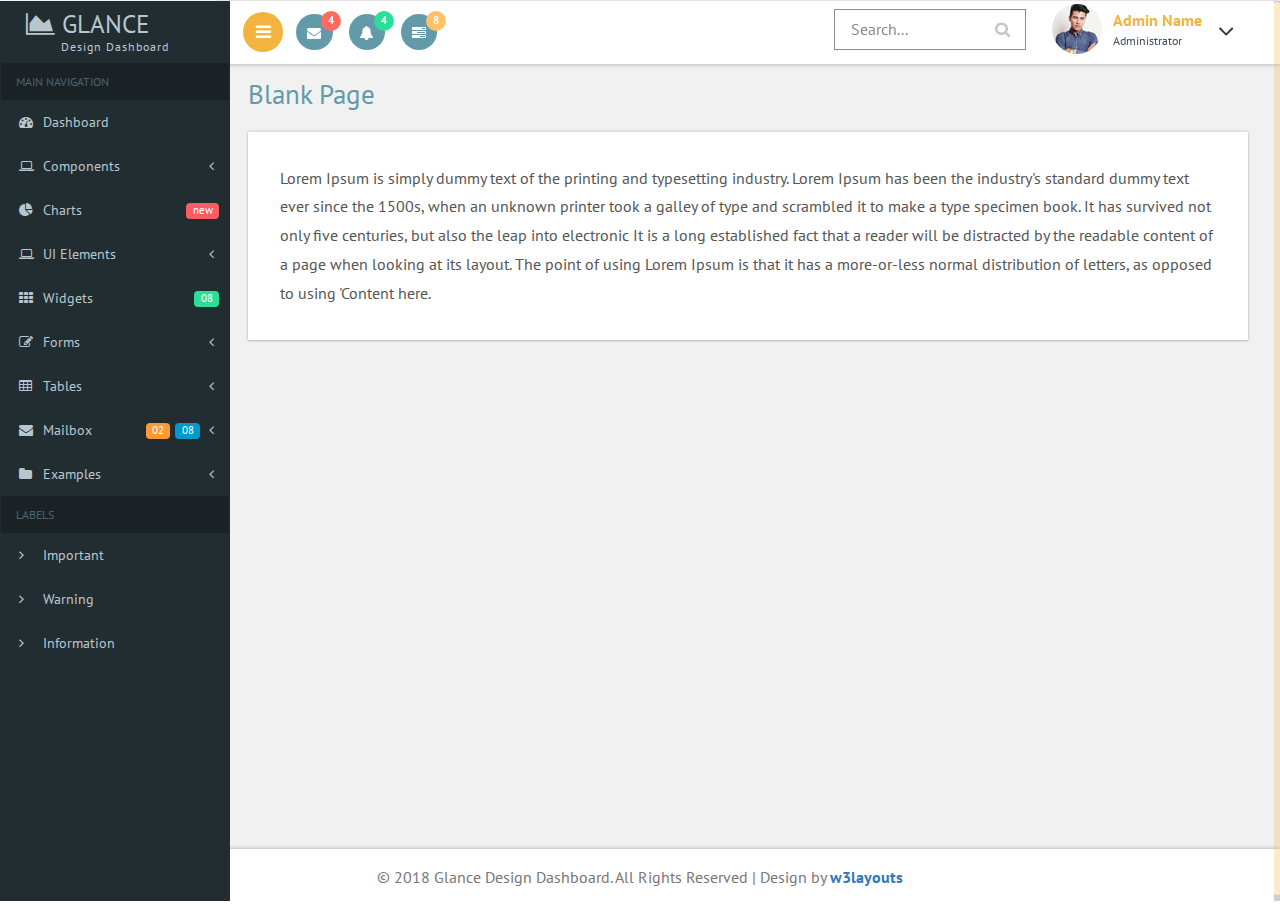
<file: Karaulians/Admin/blank-page.html>
<!--
Author: W3layouts
Author URL: http://w3layouts.com
License: Creative Commons Attribution 3.0 Unported
License URL: http://creativecommons.org/licenses/by/3.0/
-->
<!DOCTYPE HTML>
<html>
<head>
<title>Glance Design Dashboard an Admin Panel Category Flat Bootstrap Responsive Website Template | Blank Page :: w3layouts</title>
<meta name="viewport" content="width=device-width, initial-scale=1">
<meta http-equiv="Content-Type" content="text/html; charset=utf-8" />
<meta name="keywords" content="Glance Design Dashboard Responsive web template, Bootstrap Web Templates, Flat Web Templates, Android Compatible web template, 
SmartPhone Compatible web template, free WebDesigns for Nokia, Samsung, LG, SonyEricsson, Motorola web design" />
<script type="application/x-javascript"> addEventListener("load", function() { setTimeout(hideURLbar, 0); }, false); function hideURLbar(){ window.scrollTo(0,1); } </script>

<!-- Bootstrap Core CSS -->
<link href="css/bootstrap.css" rel='stylesheet' type='text/css' />

<!-- Custom CSS -->
<link href="css/style.css" rel='stylesheet' type='text/css' />

<!-- font-awesome icons CSS -->
<link href="css/font-awesome.css" rel="stylesheet"> 
<!-- //font-awesome icons CSS -->

 <!-- side nav css file -->
 <link href='css/SidebarNav.min.css' media='all' rel='stylesheet' type='text/css'/>
 <!-- side nav css file -->
 
 <!-- js-->
<script src="js/jquery-1.11.1.min.js"></script>
<script src="js/modernizr.custom.js"></script>

<!--webfonts-->
<link href="//fonts.googleapis.com/css?family=PT+Sans:400,400i,700,700i&amp;subset=cyrillic,cyrillic-ext,latin-ext" rel="stylesheet">
<!--//webfonts--> 

<!-- Metis Menu -->
<script src="js/metisMenu.min.js"></script>
<script src="js/custom.js"></script>
<link href="css/custom.css" rel="stylesheet">
<!--//Metis Menu -->

</head> 
<body class="cbp-spmenu-push">
	<div class="main-content">
	<div class="cbp-spmenu cbp-spmenu-vertical cbp-spmenu-left" id="cbp-spmenu-s1">
		<!--left-fixed -navigation-->
		<aside class="sidebar-left">
      <nav class="navbar navbar-inverse">
          <div class="navbar-header">
            <button type="button" class="navbar-toggle collapsed" data-toggle="collapse" data-target=".collapse" aria-expanded="false">
            <span class="sr-only">Toggle navigation</span>
            <span class="icon-bar"></span>
            <span class="icon-bar"></span>
            <span class="icon-bar"></span>
            </button>
            <h1><a class="navbar-brand" href="index.html"><span class="fa fa-area-chart"></span> Glance<span class="dashboard_text">Design dashboard</span></a></h1>
          </div>
          <div class="collapse navbar-collapse" id="bs-example-navbar-collapse-1">
            <ul class="sidebar-menu">
              <li class="header">MAIN NAVIGATION</li>
              <li class="treeview">
                <a href="index.html">
                <i class="fa fa-dashboard"></i> <span>Dashboard</span>
                </a>
              </li>
			  <li class="treeview">
                <a href="#">
                <i class="fa fa-laptop"></i>
                <span>Components</span>
                <i class="fa fa-angle-left pull-right"></i>
                </a>
                <ul class="treeview-menu">
                  <li><a href="grids.html"><i class="fa fa-angle-right"></i> Grids</a></li>
                  <li><a href="media.html"><i class="fa fa-angle-right"></i> Media Css</a></li>
                </ul>
              </li>
              <li class="treeview">
                <a href="charts.html">
                <i class="fa fa-pie-chart"></i>
                <span>Charts</span>
                <span class="label label-primary pull-right">new</span>
                </a>
              </li>
              <li class="treeview">
                <a href="#">
                <i class="fa fa-laptop"></i>
                <span>UI Elements</span>
                <i class="fa fa-angle-left pull-right"></i>
                </a>
                <ul class="treeview-menu">
                  <li><a href="general.html"><i class="fa fa-angle-right"></i> General</a></li>
                  <li><a href="icons.html"><i class="fa fa-angle-right"></i> Icons</a></li>
                  <li><a href="buttons.html"><i class="fa fa-angle-right"></i> Buttons</a></li>
                  <li><a href="typography.html"><i class="fa fa-angle-right"></i> Typography</a></li>
                </ul>
              </li>
			  <li>
                <a href="widgets.html">
                <i class="fa fa-th"></i> <span>Widgets</span>
                <small class="label pull-right label-info">08</small>
                </a>
              </li>
              <li class="treeview">
                <a href="#">
                <i class="fa fa-edit"></i> <span>Forms</span>
                <i class="fa fa-angle-left pull-right"></i>
                </a>
                <ul class="treeview-menu">
                  <li><a href="forms.html"><i class="fa fa-angle-right"></i> General Forms</a></li>
                  <li><a href="validation.html"><i class="fa fa-angle-right"></i> Form Validations</a></li>
                </ul>
              </li>
              <li class="treeview">
                <a href="#">
                <i class="fa fa-table"></i> <span>Tables</span>
                <i class="fa fa-angle-left pull-right"></i>
                </a>
                <ul class="treeview-menu">
                  <li><a href="tables.html"><i class="fa fa-angle-right"></i> Simple tables</a></li>
                </ul>
              </li>
              <li class="treeview">
                <a href="#">
                <i class="fa fa-envelope"></i> <span>Mailbox</span>
                <i class="fa fa-angle-left pull-right"></i><small class="label pull-right label-info1">08</small><span class="label label-primary1 pull-right">02</span></a>
                <ul class="treeview-menu">
                  <li><a href="inbox.html"><i class="fa fa-angle-right"></i> Mail Inbox</a></li>
                  <li><a href="compose.html"><i class="fa fa-angle-right"></i> Compose Mail </a></li>
                </ul>
              </li>
              <li class="treeview">
                <a href="#">
                <i class="fa fa-folder"></i> <span>Examples</span>
                <i class="fa fa-angle-left pull-right"></i>
                </a>
                <ul class="treeview-menu">
                  <li><a href="login.html"><i class="fa fa-angle-right"></i> Login</a></li>
                  <li><a href="signup.html"><i class="fa fa-angle-right"></i> Register</a></li>
                  <li><a href="404.html"><i class="fa fa-angle-right"></i> 404 Error</a></li>
                  <li><a href="500.html"><i class="fa fa-angle-right"></i> 500 Error</a></li>
                  <li><a href="blank-page.html"><i class="fa fa-angle-right"></i> Blank Page</a></li>
                </ul>
              </li>
              <li class="header">LABELS</li>
              <li><a href="#"><i class="fa fa-angle-right text-red"></i> <span>Important</span></a></li>
              <li><a href="#"><i class="fa fa-angle-right text-yellow"></i> <span>Warning</span></a></li>
              <li><a href="#"><i class="fa fa-angle-right text-aqua"></i> <span>Information</span></a></li>
            </ul>
          </div>
          <!-- /.navbar-collapse -->
      </nav>
    </aside>
	</div>
		<!--left-fixed -navigation-->
		
		<!-- header-starts -->
		<div class="sticky-header header-section ">
			<div class="header-left">
				
				<!--toggle button start-->
				<button id="showLeftPush"><i class="fa fa-bars"></i></button>
				<!--toggle button end-->
				<div class="profile_details_left"><!--notifications of menu start -->
					<ul class="nofitications-dropdown">
						<li class="dropdown head-dpdn">
							<a href="#" class="dropdown-toggle" data-toggle="dropdown" aria-expanded="false"><i class="fa fa-envelope"></i><span class="badge">4</span></a>
							<ul class="dropdown-menu">
								<li>
									<div class="notification_header">
										<h3>You have 3 new messages</h3>
									</div>
								</li>
								<li><a href="#">
								   <div class="user_img"><img src="images/1.jpg" alt=""></div>
								   <div class="notification_desc">
									<p>Lorem ipsum dolor amet</p>
									<p><span>1 hour ago</span></p>
									</div>
								   <div class="clearfix"></div>	
								</a></li>
								<li class="odd"><a href="#">
									<div class="user_img"><img src="images/4.jpg" alt=""></div>
								   <div class="notification_desc">
									<p>Lorem ipsum dolor amet </p>
									<p><span>1 hour ago</span></p>
									</div>
								  <div class="clearfix"></div>	
								</a></li>
								<li><a href="#">
								   <div class="user_img"><img src="images/3.jpg" alt=""></div>
								   <div class="notification_desc">
									<p>Lorem ipsum dolor amet </p>
									<p><span>1 hour ago</span></p>
									</div>
								   <div class="clearfix"></div>	
								</a></li>
								<li>
									<div class="notification_bottom">
										<a href="#">See all messages</a>
									</div> 
								</li>
							</ul>
						</li>
						<li class="dropdown head-dpdn">
							<a href="#" class="dropdown-toggle" data-toggle="dropdown" aria-expanded="false"><i class="fa fa-bell"></i><span class="badge blue">4</span></a>
							<ul class="dropdown-menu">
								<li>
									<div class="notification_header">
										<h3>You have 3 new notification</h3>
									</div>
								</li>
								<li><a href="#">
									<div class="user_img"><img src="images/4.jpg" alt=""></div>
								   <div class="notification_desc">
									<p>Lorem ipsum dolor amet</p>
									<p><span>1 hour ago</span></p>
									</div>
								  <div class="clearfix"></div>	
								 </a></li>
								 <li class="odd"><a href="#">
									<div class="user_img"><img src="images/1.jpg" alt=""></div>
								   <div class="notification_desc">
									<p>Lorem ipsum dolor amet </p>
									<p><span>1 hour ago</span></p>
									</div>
								   <div class="clearfix"></div>	
								 </a></li>
								 <li><a href="#">
									<div class="user_img"><img src="images/3.jpg" alt=""></div>
								   <div class="notification_desc">
									<p>Lorem ipsum dolor amet </p>
									<p><span>1 hour ago</span></p>
									</div>
								   <div class="clearfix"></div>	
								 </a></li>
								 <li>
									<div class="notification_bottom">
										<a href="#">See all notifications</a>
									</div> 
								</li>
							</ul>
						</li>	
						<li class="dropdown head-dpdn">
							<a href="#" class="dropdown-toggle" data-toggle="dropdown" aria-expanded="false"><i class="fa fa-tasks"></i><span class="badge blue1">8</span></a>
							<ul class="dropdown-menu">
								<li>
									<div class="notification_header">
										<h3>You have 8 pending task</h3>
									</div>
								</li>
								<li><a href="#">
									<div class="task-info">
										<span class="task-desc">Database update</span><span class="percentage">40%</span>
										<div class="clearfix"></div>	
									</div>
									<div class="progress progress-striped active">
										<div class="bar yellow" style="width:40%;"></div>
									</div>
								</a></li>
								<li><a href="#">
									<div class="task-info">
										<span class="task-desc">Dashboard done</span><span class="percentage">90%</span>
									   <div class="clearfix"></div>	
									</div>
									<div class="progress progress-striped active">
										 <div class="bar green" style="width:90%;"></div>
									</div>
								</a></li>
								<li><a href="#">
									<div class="task-info">
										<span class="task-desc">Mobile App</span><span class="percentage">33%</span>
										<div class="clearfix"></div>	
									</div>
								   <div class="progress progress-striped active">
										 <div class="bar red" style="width: 33%;"></div>
									</div>
								</a></li>
								<li><a href="#">
									<div class="task-info">
										<span class="task-desc">Issues fixed</span><span class="percentage">80%</span>
									   <div class="clearfix"></div>	
									</div>
									<div class="progress progress-striped active">
										 <div class="bar  blue" style="width: 80%;"></div>
									</div>
								</a></li>
								<li>
									<div class="notification_bottom">
										<a href="#">See all pending tasks</a>
									</div> 
								</li>
							</ul>
						</li>	
					</ul>
					<div class="clearfix"> </div>
				</div>
				<!--notification menu end -->
				<div class="clearfix"> </div>
			</div>
			<div class="header-right">
				
				
				<!--search-box-->
				<div class="search-box">
					<form class="input">
						<input class="sb-search-input input__field--madoka" placeholder="Search..." type="search" id="input-31" />
						<label class="input__label" for="input-31">
							<svg class="graphic" width="100%" height="100%" viewBox="0 0 404 77" preserveAspectRatio="none">
								<path d="m0,0l404,0l0,77l-404,0l0,-77z"/>
							</svg>
						</label>
					</form>
				</div><!--//end-search-box-->
				
				<div class="profile_details">		
					<ul>
						<li class="dropdown profile_details_drop">
							<a href="#" class="dropdown-toggle" data-toggle="dropdown" aria-expanded="false">
								<div class="profile_img">	
									<span class="prfil-img"><img src="images/2.jpg" alt=""> </span> 
									<div class="user-name">
										<p>Admin Name</p>
										<span>Administrator</span>
									</div>
									<i class="fa fa-angle-down lnr"></i>
									<i class="fa fa-angle-up lnr"></i>
									<div class="clearfix"></div>	
								</div>	
							</a>
							<ul class="dropdown-menu drp-mnu">
								<li> <a href="#"><i class="fa fa-cog"></i> Settings</a> </li> 
								<li> <a href="#"><i class="fa fa-user"></i> My Account</a> </li>
								<li> <a href="#"><i class="fa fa-suitcase"></i> Profile</a> </li> 
								<li> <a href="#"><i class="fa fa-sign-out"></i> Logout</a> </li>
							</ul>
						</li>
					</ul>
				</div>
				<div class="clearfix"> </div>				
			</div>
			<div class="clearfix"> </div>	
		</div>
		<!-- //header-ends -->
		<!-- main content start-->
		<div id="page-wrapper">
			<div class="main-page">
				<h2 class="title1">Blank Page</h2>
				<div class="blank-page widget-shadow scroll" id="style-2 div1">
					<p>Lorem Ipsum is simply dummy text of the printing and typesetting industry. Lorem Ipsum has been the industry's standard dummy text ever since the 1500s, when an unknown printer took a galley of type and scrambled it to make a type specimen book. It has survived not only five centuries, but also the leap into electronic 
						It is a long established fact that a reader will be distracted by the readable content of a page when looking at its layout. The point of using Lorem Ipsum is that it has a more-or-less normal distribution of letters, as opposed to using 'Content here.
					</p>
				</div>
			</div>
		</div>
		<!--footer-->
		<div class="footer">
		   <p>&copy; 2018 Glance Design Dashboard. All Rights Reserved | Design by <a href="https://w3layouts.com/" target="_blank">w3layouts</a></p>
	   </div>
        <!--//footer-->
	</div>
	
	<!-- side nav js -->
	<script src='js/SidebarNav.min.js' type='text/javascript'></script>
	<script>
      $('.sidebar-menu').SidebarNav()
    </script>
	<!-- //side nav js -->
	
	<!-- Classie --><!-- for toggle left push menu script -->
		<script src="js/classie.js"></script>
		<script>
			var menuLeft = document.getElementById( 'cbp-spmenu-s1' ),
				showLeftPush = document.getElementById( 'showLeftPush' ),
				body = document.body;
				
			showLeftPush.onclick = function() {
				classie.toggle( this, 'active' );
				classie.toggle( body, 'cbp-spmenu-push-toright' );
				classie.toggle( menuLeft, 'cbp-spmenu-open' );
				disableOther( 'showLeftPush' );
			};
			
			function disableOther( button ) {
				if( button !== 'showLeftPush' ) {
					classie.toggle( showLeftPush, 'disabled' );
				}
			}
		</script>
	<!-- //Classie --><!-- //for toggle left push menu script -->
	
	<!--scrolling js-->
	<script src="js/jquery.nicescroll.js"></script>
	<script src="js/scripts.js"></script>
	<!--//scrolling js-->
	
	<!-- Bootstrap Core JavaScript -->
   <script src="js/bootstrap.js"> </script>
   
</body>
</html>
</file>
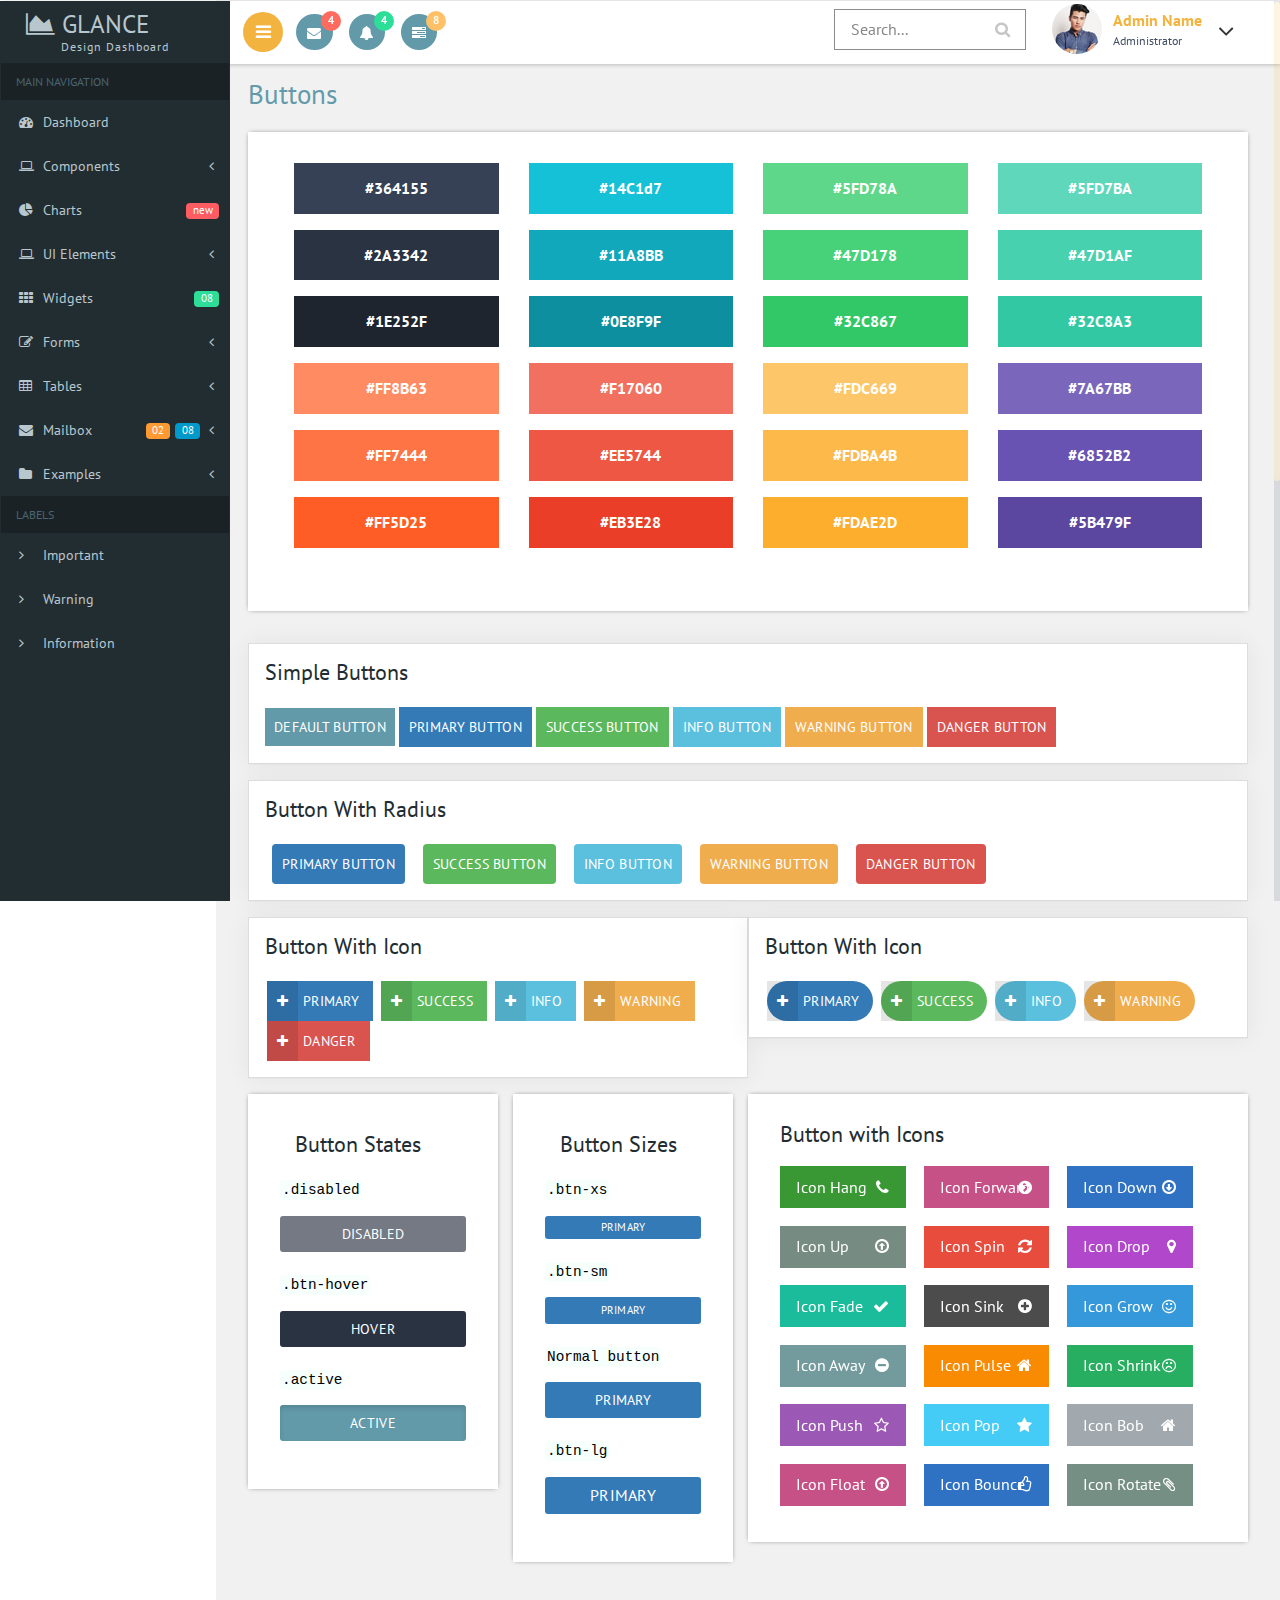
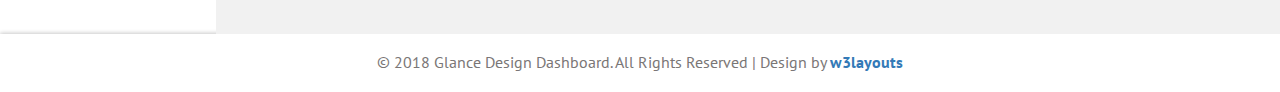
<file: Karaulians/Admin/buttons.html>
<!--
Author: W3layouts
Author URL: http://w3layouts.com
License: Creative Commons Attribution 3.0 Unported
License URL: http://creativecommons.org/licenses/by/3.0/
-->
<!DOCTYPE HTML>
<html>
<head>
<title>Glance Design Dashboard an Admin Panel Category Flat Bootstrap Responsive Website Template | Buttons :: w3layouts</title>
<meta name="viewport" content="width=device-width, initial-scale=1">
<meta http-equiv="Content-Type" content="text/html; charset=utf-8" />
<meta name="keywords" content="Glance Design Dashboard Responsive web template, Bootstrap Web Templates, Flat Web Templates, Android Compatible web template, 
SmartPhone Compatible web template, free WebDesigns for Nokia, Samsung, LG, SonyEricsson, Motorola web design" />
<script type="application/x-javascript"> addEventListener("load", function() { setTimeout(hideURLbar, 0); }, false); function hideURLbar(){ window.scrollTo(0,1); } </script>

<!-- Bootstrap Core CSS -->
<link href="css/bootstrap.css" rel='stylesheet' type='text/css' />

<!-- Custom CSS -->
<link href="css/style.css" rel='stylesheet' type='text/css' />

<!-- font-awesome icons CSS -->
<link href="css/font-awesome.css" rel="stylesheet"> 
<!-- //font-awesome icons CSS -->

 <!-- side nav css file -->
 <link href='css/SidebarNav.min.css' media='all' rel='stylesheet' type='text/css'/>
 <!-- side nav css file -->
 
 <!-- js-->
<script src="js/jquery-1.11.1.min.js"></script>
<script src="js/modernizr.custom.js"></script>

<!--webfonts-->
<link href="//fonts.googleapis.com/css?family=PT+Sans:400,400i,700,700i&amp;subset=cyrillic,cyrillic-ext,latin-ext" rel="stylesheet">
<!--//webfonts--> 

<!-- Metis Menu -->
<script src="js/metisMenu.min.js"></script>
<script src="js/custom.js"></script>
<link href="css/custom.css" rel="stylesheet">
<!--//Metis Menu -->

</head> 
<body class="cbp-spmenu-push">
	<div class="main-content">
	<div class="cbp-spmenu cbp-spmenu-vertical cbp-spmenu-left" id="cbp-spmenu-s1">
		<!--left-fixed -navigation-->
		<aside class="sidebar-left">
      <nav class="navbar navbar-inverse">
          <div class="navbar-header">
            <button type="button" class="navbar-toggle collapsed" data-toggle="collapse" data-target=".collapse" aria-expanded="false">
            <span class="sr-only">Toggle navigation</span>
            <span class="icon-bar"></span>
            <span class="icon-bar"></span>
            <span class="icon-bar"></span>
            </button>
            <h1><a class="navbar-brand" href="index.html"><span class="fa fa-area-chart"></span> Glance<span class="dashboard_text">Design dashboard</span></a></h1>
          </div>
          <div class="collapse navbar-collapse" id="bs-example-navbar-collapse-1">
            <ul class="sidebar-menu">
              <li class="header">MAIN NAVIGATION</li>
              <li class="treeview">
                <a href="index.html">
                <i class="fa fa-dashboard"></i> <span>Dashboard</span>
                </a>
              </li>
			  <li class="treeview">
                <a href="#">
                <i class="fa fa-laptop"></i>
                <span>Components</span>
                <i class="fa fa-angle-left pull-right"></i>
                </a>
                <ul class="treeview-menu">
                  <li><a href="grids.html"><i class="fa fa-angle-right"></i> Grids</a></li>
                  <li><a href="media.html"><i class="fa fa-angle-right"></i> Media Css</a></li>
                </ul>
              </li>
              <li class="treeview">
                <a href="charts.html">
                <i class="fa fa-pie-chart"></i>
                <span>Charts</span>
                <span class="label label-primary pull-right">new</span>
                </a>
              </li>
              <li class="treeview">
                <a href="#">
                <i class="fa fa-laptop"></i>
                <span>UI Elements</span>
                <i class="fa fa-angle-left pull-right"></i>
                </a>
                <ul class="treeview-menu">
                  <li><a href="general.html"><i class="fa fa-angle-right"></i> General</a></li>
                  <li><a href="icons.html"><i class="fa fa-angle-right"></i> Icons</a></li>
                  <li><a href="buttons.html"><i class="fa fa-angle-right"></i> Buttons</a></li>
                  <li><a href="typography.html"><i class="fa fa-angle-right"></i> Typography</a></li>
                </ul>
              </li>
			  <li>
                <a href="widgets.html">
                <i class="fa fa-th"></i> <span>Widgets</span>
                <small class="label pull-right label-info">08</small>
                </a>
              </li>
              <li class="treeview">
                <a href="#">
                <i class="fa fa-edit"></i> <span>Forms</span>
                <i class="fa fa-angle-left pull-right"></i>
                </a>
                <ul class="treeview-menu">
                  <li><a href="forms.html"><i class="fa fa-angle-right"></i> General Forms</a></li>
                  <li><a href="validation.html"><i class="fa fa-angle-right"></i> Form Validations</a></li>
                </ul>
              </li>
              <li class="treeview">
                <a href="#">
                <i class="fa fa-table"></i> <span>Tables</span>
                <i class="fa fa-angle-left pull-right"></i>
                </a>
                <ul class="treeview-menu">
                  <li><a href="tables.html"><i class="fa fa-angle-right"></i> Simple tables</a></li>
                </ul>
              </li>
              <li class="treeview">
                <a href="#">
                <i class="fa fa-envelope"></i> <span>Mailbox</span>
                <i class="fa fa-angle-left pull-right"></i><small class="label pull-right label-info1">08</small><span class="label label-primary1 pull-right">02</span></a>
                <ul class="treeview-menu">
                  <li><a href="inbox.html"><i class="fa fa-angle-right"></i> Mail Inbox</a></li>
                  <li><a href="compose.html"><i class="fa fa-angle-right"></i> Compose Mail </a></li>
                </ul>
              </li>
              <li class="treeview">
                <a href="#">
                <i class="fa fa-folder"></i> <span>Examples</span>
                <i class="fa fa-angle-left pull-right"></i>
                </a>
                <ul class="treeview-menu">
                  <li><a href="login.html"><i class="fa fa-angle-right"></i> Login</a></li>
                  <li><a href="signup.html"><i class="fa fa-angle-right"></i> Register</a></li>
                  <li><a href="404.html"><i class="fa fa-angle-right"></i> 404 Error</a></li>
                  <li><a href="500.html"><i class="fa fa-angle-right"></i> 500 Error</a></li>
                  <li><a href="blank-page.html"><i class="fa fa-angle-right"></i> Blank Page</a></li>
                </ul>
              </li>
              <li class="header">LABELS</li>
              <li><a href="#"><i class="fa fa-angle-right text-red"></i> <span>Important</span></a></li>
              <li><a href="#"><i class="fa fa-angle-right text-yellow"></i> <span>Warning</span></a></li>
              <li><a href="#"><i class="fa fa-angle-right text-aqua"></i> <span>Information</span></a></li>
            </ul>
          </div>
          <!-- /.navbar-collapse -->
      </nav>
    </aside>
	</div>
		<!--left-fixed -navigation-->
		
		<!-- header-starts -->
		<div class="sticky-header header-section ">
			<div class="header-left">
				
				<!--toggle button start-->
				<button id="showLeftPush"><i class="fa fa-bars"></i></button>
				<!--toggle button end-->
				<div class="profile_details_left"><!--notifications of menu start -->
					<ul class="nofitications-dropdown">
						<li class="dropdown head-dpdn">
							<a href="#" class="dropdown-toggle" data-toggle="dropdown" aria-expanded="false"><i class="fa fa-envelope"></i><span class="badge">4</span></a>
							<ul class="dropdown-menu">
								<li>
									<div class="notification_header">
										<h3>You have 3 new messages</h3>
									</div>
								</li>
								<li><a href="#">
								   <div class="user_img"><img src="images/1.jpg" alt=""></div>
								   <div class="notification_desc">
									<p>Lorem ipsum dolor amet</p>
									<p><span>1 hour ago</span></p>
									</div>
								   <div class="clearfix"></div>	
								</a></li>
								<li class="odd"><a href="#">
									<div class="user_img"><img src="images/4.jpg" alt=""></div>
								   <div class="notification_desc">
									<p>Lorem ipsum dolor amet </p>
									<p><span>1 hour ago</span></p>
									</div>
								  <div class="clearfix"></div>	
								</a></li>
								<li><a href="#">
								   <div class="user_img"><img src="images/3.jpg" alt=""></div>
								   <div class="notification_desc">
									<p>Lorem ipsum dolor amet </p>
									<p><span>1 hour ago</span></p>
									</div>
								   <div class="clearfix"></div>	
								</a></li>
								<li>
									<div class="notification_bottom">
										<a href="#">See all messages</a>
									</div> 
								</li>
							</ul>
						</li>
						<li class="dropdown head-dpdn">
							<a href="#" class="dropdown-toggle" data-toggle="dropdown" aria-expanded="false"><i class="fa fa-bell"></i><span class="badge blue">4</span></a>
							<ul class="dropdown-menu">
								<li>
									<div class="notification_header">
										<h3>You have 3 new notification</h3>
									</div>
								</li>
								<li><a href="#">
									<div class="user_img"><img src="images/4.jpg" alt=""></div>
								   <div class="notification_desc">
									<p>Lorem ipsum dolor amet</p>
									<p><span>1 hour ago</span></p>
									</div>
								  <div class="clearfix"></div>	
								 </a></li>
								 <li class="odd"><a href="#">
									<div class="user_img"><img src="images/1.jpg" alt=""></div>
								   <div class="notification_desc">
									<p>Lorem ipsum dolor amet </p>
									<p><span>1 hour ago</span></p>
									</div>
								   <div class="clearfix"></div>	
								 </a></li>
								 <li><a href="#">
									<div class="user_img"><img src="images/3.jpg" alt=""></div>
								   <div class="notification_desc">
									<p>Lorem ipsum dolor amet </p>
									<p><span>1 hour ago</span></p>
									</div>
								   <div class="clearfix"></div>	
								 </a></li>
								 <li>
									<div class="notification_bottom">
										<a href="#">See all notifications</a>
									</div> 
								</li>
							</ul>
						</li>	
						<li class="dropdown head-dpdn">
							<a href="#" class="dropdown-toggle" data-toggle="dropdown" aria-expanded="false"><i class="fa fa-tasks"></i><span class="badge blue1">8</span></a>
							<ul class="dropdown-menu">
								<li>
									<div class="notification_header">
										<h3>You have 8 pending task</h3>
									</div>
								</li>
								<li><a href="#">
									<div class="task-info">
										<span class="task-desc">Database update</span><span class="percentage">40%</span>
										<div class="clearfix"></div>	
									</div>
									<div class="progress progress-striped active">
										<div class="bar yellow" style="width:40%;"></div>
									</div>
								</a></li>
								<li><a href="#">
									<div class="task-info">
										<span class="task-desc">Dashboard done</span><span class="percentage">90%</span>
									   <div class="clearfix"></div>	
									</div>
									<div class="progress progress-striped active">
										 <div class="bar green" style="width:90%;"></div>
									</div>
								</a></li>
								<li><a href="#">
									<div class="task-info">
										<span class="task-desc">Mobile App</span><span class="percentage">33%</span>
										<div class="clearfix"></div>	
									</div>
								   <div class="progress progress-striped active">
										 <div class="bar red" style="width: 33%;"></div>
									</div>
								</a></li>
								<li><a href="#">
									<div class="task-info">
										<span class="task-desc">Issues fixed</span><span class="percentage">80%</span>
									   <div class="clearfix"></div>	
									</div>
									<div class="progress progress-striped active">
										 <div class="bar  blue" style="width: 80%;"></div>
									</div>
								</a></li>
								<li>
									<div class="notification_bottom">
										<a href="#">See all pending tasks</a>
									</div> 
								</li>
							</ul>
						</li>	
					</ul>
					<div class="clearfix"> </div>
				</div>
				<!--notification menu end -->
				<div class="clearfix"> </div>
			</div>
			<div class="header-right">
				
				
				<!--search-box-->
				<div class="search-box">
					<form class="input">
						<input class="sb-search-input input__field--madoka" placeholder="Search..." type="search" id="input-31" />
						<label class="input__label" for="input-31">
							<svg class="graphic" width="100%" height="100%" viewBox="0 0 404 77" preserveAspectRatio="none">
								<path d="m0,0l404,0l0,77l-404,0l0,-77z"/>
							</svg>
						</label>
					</form>
				</div><!--//end-search-box-->
				
				<div class="profile_details">		
					<ul>
						<li class="dropdown profile_details_drop">
							<a href="#" class="dropdown-toggle" data-toggle="dropdown" aria-expanded="false">
								<div class="profile_img">	
									<span class="prfil-img"><img src="images/2.jpg" alt=""> </span> 
									<div class="user-name">
										<p>Admin Name</p>
										<span>Administrator</span>
									</div>
									<i class="fa fa-angle-down lnr"></i>
									<i class="fa fa-angle-up lnr"></i>
									<div class="clearfix"></div>	
								</div>	
							</a>
							<ul class="dropdown-menu drp-mnu">
								<li> <a href="#"><i class="fa fa-cog"></i> Settings</a> </li> 
								<li> <a href="#"><i class="fa fa-user"></i> My Account</a> </li>
								<li> <a href="#"><i class="fa fa-suitcase"></i> Profile</a> </li> 
								<li> <a href="#"><i class="fa fa-sign-out"></i> Logout</a> </li>
							</ul>
						</li>
					</ul>
				</div>
				<div class="clearfix"> </div>				
			</div>
			<div class="clearfix"> </div>	
		</div>
		<!-- //header-ends -->
		<!-- main content start-->
		<div id="page-wrapper">
			<div class="main-page">
				<h2 class="title1">Buttons</h2>
				<!-- buttons -->
				<!-- Color-variations -->
				<div class="panel1 variations-panel">
					<div class="panel-body mtn">
						<div class="col-adjust-10">
							<div class="row">
								<div class="col-md-3 w3layouts-bnt">
									<div class="bg-dark light pv20 text-white fw600 text-center">#364155 </div>
									<div class="bg-dark pv20 text-white fw600 text-center">#2A3342</div>
									<div class="bg-dark dark pv20 text-white fw600 text-center">#1E252F</div>
								</div>
								<div class="col-md-3 agileits-bnt">
									<div class="bg-primary light pv20 text-white fw600 text-center">#14C1d7</div>
									<div class="bg-primary pv20 text-white fw600 text-center">#11A8BB</div>
									<div class="bg-primary dark pv20 text-white fw600 text-center">#0E8F9F</div>
								</div>
								<div class="col-md-3 agileinfo-bnt">
									<div class="bg-success light pv20 text-white fw600 text-center">#5FD78A</div>
									<div class="bg-success pv20 text-white fw600 text-center">#47D178</div>
									<div class="bg-success dark pv20 text-white fw600 text-center">#32C867</div>
								</div>
								<div class="col-md-3 wthree-bnt">
									<div class="bg-info light pv20 text-white fw600 text-center">#5FD7BA</div>
									<div class="bg-info pv20 text-white fw600 text-center">#47D1AF</div>
									<div class="bg-info dark pv20 text-white fw600 text-center">#32C8A3</div>
								</div>
								<div class="col-md-3 w3-agileits-bnt">
									<div class="bg-warning light pv20 text-white fw600 text-center">#FF8B63</div>
									<div class="bg-warning pv20 text-white fw600 text-center">#FF7444</div>
									<div class="bg-warning dark pv20 text-white fw600 text-center">#FF5D25</div>
								</div>
								<div class="col-md-3 agileits-w3layouts-bnt">
									<div class="bg-danger light pv20 text-white fw600 text-center">#F17060</div>
									<div class="bg-danger pv20 text-white fw600 text-center">#EE5744</div>
									<div class="bg-danger dark pv20 text-white fw600 text-center">#EB3E28</div>
								</div>
								<div class="col-md-3 w3-agile-bnt">
									<div class="bg-alert light pv20 text-white fw600 text-center">#FDC669</div>
									<div class="bg-alert pv20 text-white fw600 text-center">#FDBA4B</div>
									<div class="bg-alert dark pv20 text-white fw600 text-center">#FDAE2D</div>
								</div>
								<div class="col-md-3 agile-bnt">
									<div class="bg-system light pv20 text-white fw600 text-center">#7A67BB</div>
									<div class="bg-system pv20 text-white fw600 text-center">#6852B2</div>
									<div class="bg-system dark pv20 text-white fw600 text-center">#5B479F</div>
								</div>
								<div class="clearfix"> </div>
							</div>
						</div>
					</div>
				</div>
				<!-- //Color-variations -->
				<!-- /buttons_w3ls_agile -->
								<div class="buttons_w3ls_agile">
								
									<div class="button_set_one agile_info_shadow">
									 <h3 class="w3_inner_tittle two">Simple Buttons</h3>
										<!-- Standard button -->
											<button type = "button" class = "btn btn-default">Default Button</button>

											<!-- Provides extra visual weight and identifies the primary action in a set of buttons -->
											<button type = "button" class = "btn btn-primary">Primary Button</button>

											<!-- Indicates a successful or positive action -->
											<button type = "button" class = "btn btn-success">Success Button</button>

											<!-- Contextual button for informational alert messages -->
											<button type = "button" class = "btn btn-info">Info Button</button>

											<!-- Indicates caution should be taken with this action -->
											<button type = "button" class = "btn btn-warning">Warning Button</button>

											<!-- Indicates a dangerous or potentially negative action -->
											<button type = "button" class = "btn btn-danger">Danger Button</button>

											
									</div>
									<div class="button_set_one two agile_info_shadow">
										<!-- Standard button -->
										 <h3 class="w3_inner_tittle two"> Button With Radius</h3>

											<!-- Provides extra visual weight and identifies the primary action in a set of buttons -->
											<button type = "button" class = "btn btn-primary">Primary Button</button>

											<!-- Indicates a successful or positive action -->
											<button type = "button" class = "btn btn-success">Success Button</button>

											<!-- Contextual button for informational alert messages -->
											<button type = "button" class = "btn btn-info">Info Button</button>

											<!-- Indicates caution should be taken with this action -->
											<button type = "button" class = "btn btn-warning">Warning Button</button>

											<!-- Indicates a dangerous or potentially negative action -->
											<button type = "button" class = "btn btn-danger">Danger Button</button>

											
									</div>
									<div class="clearfix"></div>
								</div>
							<!-- //buttons_w3ls_agile -->
					        <!-- /buttons_w3ls_agile -->
								<div class="buttons_w3ls_agile">
								
									<div class="col-md-6 button_set_one three agile_info_shadow">
									 <h3 class="w3_inner_tittle two">Button With Icon</h3>
										<!-- Standard button -->
											

										<button type="button" class="btn btn-primary btn-flat btn-pri"><i class="fa fa-plus" aria-hidden="true"></i> Primary</button>
										<button type="button" class="btn btn-success btn-flat btn-pri"><i class="fa fa-plus" aria-hidden="true"></i> Success</button>
										
										<button type="button" class="btn btn-info btn-flat btn-pri"><i class="fa fa-plus" aria-hidden="true"></i>Info</button>
										<button type="button" class="btn btn-warning btn-flat btn-pri"><i class="fa fa-plus" aria-hidden="true"></i>Warning</button>
										<button type="button" class="btn btn-danger btn-flat btn-pri"><i class="fa fa-plus" aria-hidden="true"></i>Danger</button>
											
									</div>
									<div class="col-md-6 button_set_one three one agile_info_shadow">
										<!-- Standard button -->
										 <h3 class="w3_inner_tittle two"> Button With Icon</h3>

										<button type="button" class="btn btn-primary btn-flat btn-pri btn-lg"><i class="fa fa-plus" aria-hidden="true"></i> Primary</button>
										<button type="button" class="btn btn-success btn-flat btn-pri btn-md"><i class="fa fa-plus" aria-hidden="true"></i> Success</button>
										
										<button type="button" class="btn btn-info btn-flat btn-pri btn-sm"><i class="fa fa-plus" aria-hidden="true"></i>Info</button>
										<button type="button" class="btn btn-warning btn-flat btn-pri btn-xs"><i class="fa fa-plus" aria-hidden="true"></i>Warning</button>
										
											
									</div>
									<div class="clearfix"></div>
								</div>
							<!-- //buttons_w3ls_agile -->

				
				
				<div class="agile-buttons-grids">
					<!-- button-states -->
					<div class="col-sm-6 col-md-3 button-states-top-grid">
						<div class="panel1 button-states-grid">
							<div class="panel-heading">
								<div class="panel-title pn">
									<h3 class="mtn mb10 fw400">Button States</h3>
								</div>
							</div>
							<div class="mtn">
								<p class="mb15">
									<code>.disabled</code>
								</p>

								<div class="bs-component mb20">
									<button type="button" class="btn disabled btn-dark btn-block">Disabled</button>
								</div>
								<p class="mb15">
									<code>.btn-hover</code>
								</p>

								<div class="bs-component mb20">
									<button type="button" class="btn btn-hover btn-dark btn-block">Hover</button>
								<div id="source-button" class="btn btn-system btn-xs" style="display: none;">&lt; &gt;</div></div>
								<p class="mb15">
									<code>.active</code>
								</p>

								<div class="bs-component mb20">
									<button type="button" class="btn active btn-dark btn-block">Active</button>
								</div>
							</div>
						</div>
					</div>
					<!-- //button-states -->
					
					<!-- button-sizes -->
					<div class="col-sm-6 col-md-3 button-size-grids">
						<div class="panel1 button-sizes">
							<div class="panel-heading">
								<div class="panel-title pn">
									<h3 class="mtn mb10 fw400">Button Sizes</h3>
								</div>
							</div>
							<div class="mtn">
								<p class="mb15">
									<code>.btn-xs</code>
								</p>

								<div class="bs-component mb20">
									<button type="button" class="btn btn-xs btn-primary btn-block">Primary</button>
								</div>
								<p class="mb15">
									<code>.btn-sm</code>
								</p>

								<div class="bs-component mb20">
									<button type="button" class="btn btn-sm btn-primary btn-block">Primary</button>
								</div>

								<p class="mb15">
									<code>Normal button</code>
								</p>

								<div class="bs-component mb20">
									<button type="button" class="btn btn-primary btn-block">Primary</button>
								</div>
								<p class="mb15">
									<code>.btn-lg</code>
								</p>

								<div class="bs-component mb20">
									<button type="button" class="btn btn-lg btn-primary btn-block">Primary</button>
								</div>
							</div>
						</div>
					</div>
					<!-- //button-sizes -->
					<!-- icon-hover-effects -->
					<div class="col-sm-6 hover-buttons">
						<div class="wrap">
							<div class="bg-effect">
								<h2>Button with Icons</h2>
								<ul class="bt-list">
								
										<li><a href="#" class="hvr-icon-grow-rotate col-1">Icon Hang</a></li>
										<li><a href="#" class="hvr-icon-forward col-2">Icon Forward</a></li>
										<li><a href="#" class="hvr-icon-down col-3">Icon Down</a></li>
										<li><a href="#" class="hvr-icon-up col-4">Icon Up</a></li>
								
										<li><a href="#" class="hvr-icon-spin col-5">Icon Spin</a></li>
										<li><a href="#" class="hvr-icon-drop col-6">Icon Drop</a></li>
										<li><a href="#" class="hvr-icon-fade col-7">Icon Fade</a></li>
										<li><a href="#" class="hvr-icon-float-away col-24">Icon Sink</a></li>
									
										<li><a href="#" class="hvr-icon-grow col-9">Icon Grow</a></li>
										<li><a href="#" class="hvr-icon-sink-away col-8">Icon Away</a></li>
										<li><a href="#" class="hvr-icon-pulse col-11">Icon Pulse</a></li>
										<li><a href="#" class="hvr-icon-shrink col-10">Icon Shrink</a></li>
									
										<li><a href="#" class="hvr-icon-push col-14">Icon Push</a></li>
										<li><a href="#" class="hvr-icon-pop col-15">Icon Pop</a></li>
										<li><a href="#" class="hvr-icon-pulse-grow col-12">Icon Bob</a></li>
								
										<li><a href="#" class="hvr-icon-float col-21">Icon Float</a></li>
										<li><a href="#" class="hvr-icon-bounce col-22">Icon Bounce</a></li>
										<li><a href="#" class="hvr-icon-rotate col-23">Icon Rotate</a></li>
									
									
								</ul>
							</div>
						</div>
					</div>
					<!-- //icon-hover-effects -->
					<div class="clearfix"> </div>
				</div>
				<!-- //buttons -->
			</div>
		</div>
		<!-- //main content ends-->
		
<!-- script-for sticky-nav -->
		<script>
		$(document).ready(function() {
			 var navoffeset=$(".header-main").offset().top;
			 $(window).scroll(function(){
				var scrollpos=$(window).scrollTop(); 
				if(scrollpos >=navoffeset){
					$(".header-main").addClass("fixed");
				}else{
					$(".header-main").removeClass("fixed");
				}
			 });
			 
		});
		</script>
		<!-- /script-for sticky-nav -->
		<!--inner block start here-->
		<div class="inner-block">

		</div>
		<!--inner block end here-->
	</div>
		<!--footer-->
		<div class="footer">
		   <p>&copy; 2018 Glance Design Dashboard. All Rights Reserved | Design by <a href="https://w3layouts.com/" target="_blank">w3layouts</a></p>
	   </div>
        <!--//footer-->
	
	<!-- side nav js -->
	<script src='js/SidebarNav.min.js' type='text/javascript'></script>
	<script>
      $('.sidebar-menu').SidebarNav()
    </script>
	<!-- //side nav js -->
	
	<!-- Classie --><!-- for toggle left push menu script -->
		<script src="js/classie.js"></script>
		<script>
			var menuLeft = document.getElementById( 'cbp-spmenu-s1' ),
				showLeftPush = document.getElementById( 'showLeftPush' ),
				body = document.body;
				
			showLeftPush.onclick = function() {
				classie.toggle( this, 'active' );
				classie.toggle( body, 'cbp-spmenu-push-toright' );
				classie.toggle( menuLeft, 'cbp-spmenu-open' );
				disableOther( 'showLeftPush' );
			};
			
			function disableOther( button ) {
				if( button !== 'showLeftPush' ) {
					classie.toggle( showLeftPush, 'disabled' );
				}
			}
		</script>
	<!-- //Classie --><!-- //for toggle left push menu script -->
		
	<!--scrolling js-->
	<script src="js/jquery.nicescroll.js"></script>
	<script src="js/scripts.js"></script>
	<!--//scrolling js-->
	
	<!-- Bootstrap Core JavaScript -->
	<script src="js/bootstrap.js"> </script>
	
</body>
</html>
</file>
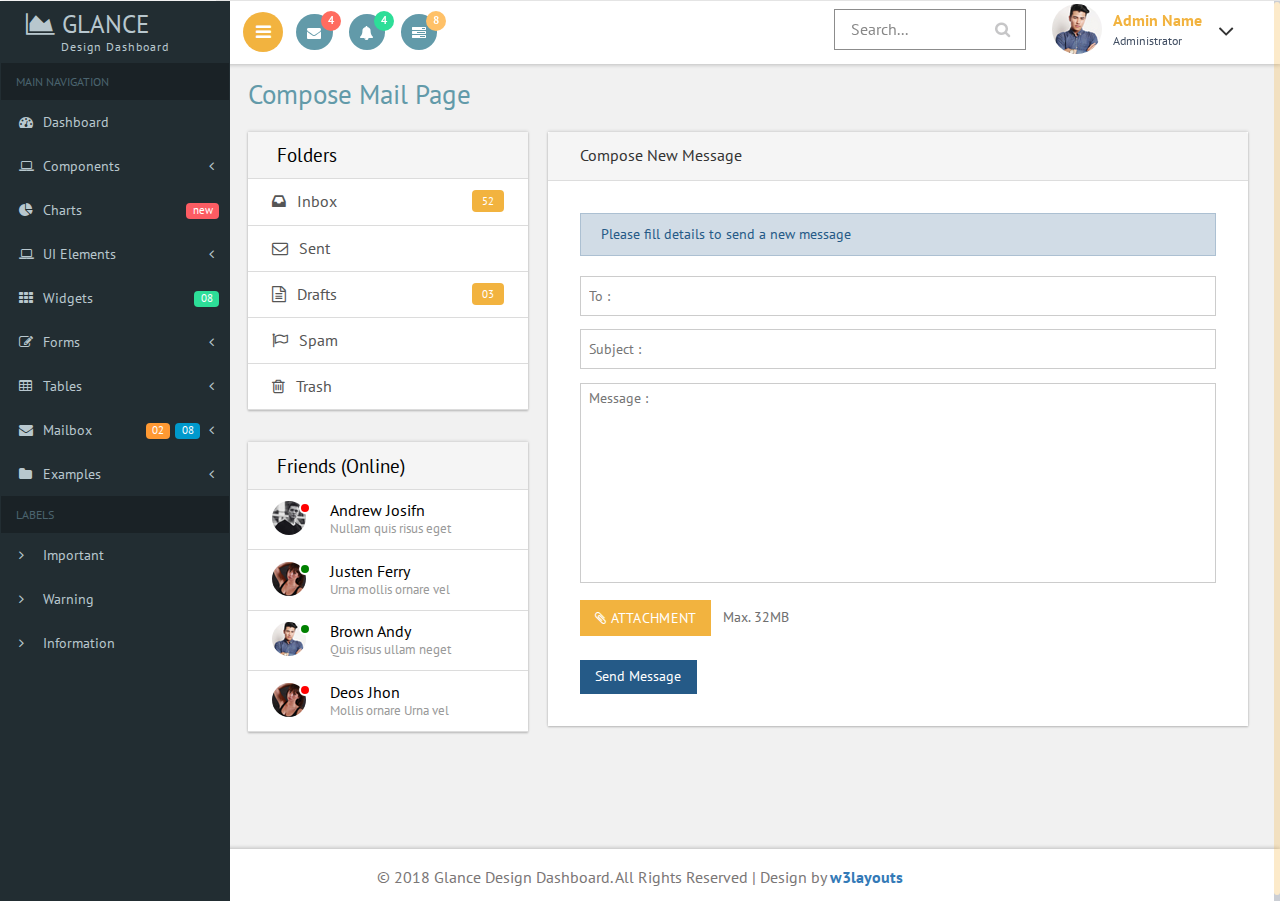
<file: Karaulians/Admin/compose.html>
<!--
Author: W3layouts
Author URL: http://w3layouts.com
License: Creative Commons Attribution 3.0 Unported
License URL: http://creativecommons.org/licenses/by/3.0/
-->
<!DOCTYPE HTML>
<html>
<head>
<title>Glance Design Dashboard an Admin Panel Category Flat Bootstrap Responsive Website Template | Compose mail :: w3layouts</title>
<meta name="viewport" content="width=device-width, initial-scale=1">
<meta http-equiv="Content-Type" content="text/html; charset=utf-8" />
<meta name="keywords" content="Glance Design Dashboard Responsive web template, Bootstrap Web Templates, Flat Web Templates, Android Compatible web template, 
SmartPhone Compatible web template, free WebDesigns for Nokia, Samsung, LG, SonyEricsson, Motorola web design" />
<script type="application/x-javascript"> addEventListener("load", function() { setTimeout(hideURLbar, 0); }, false); function hideURLbar(){ window.scrollTo(0,1); } </script>

<!-- Bootstrap Core CSS -->
<link href="css/bootstrap.css" rel='stylesheet' type='text/css' />

<!-- Custom CSS -->
<link href="css/style.css" rel='stylesheet' type='text/css' />

<!-- font-awesome icons CSS -->
<link href="css/font-awesome.css" rel="stylesheet"> 
<!-- //font-awesome icons CSS -->

 <!-- side nav css file -->
 <link href='css/SidebarNav.min.css' media='all' rel='stylesheet' type='text/css'/>
 <!-- side nav css file -->
 
 <!-- js-->
<script src="js/jquery-1.11.1.min.js"></script>
<script src="js/modernizr.custom.js"></script>

<!--webfonts-->
<link href="//fonts.googleapis.com/css?family=PT+Sans:400,400i,700,700i&amp;subset=cyrillic,cyrillic-ext,latin-ext" rel="stylesheet">
<!--//webfonts--> 

<!-- Metis Menu -->
<script src="js/metisMenu.min.js"></script>
<script src="js/custom.js"></script>
<link href="css/custom.css" rel="stylesheet">
<!--//Metis Menu -->

</head> 
<body class="cbp-spmenu-push">
	<div class="main-content">
	<div class="cbp-spmenu cbp-spmenu-vertical cbp-spmenu-left" id="cbp-spmenu-s1">
		<!--left-fixed -navigation-->
		<aside class="sidebar-left">
      <nav class="navbar navbar-inverse">
          <div class="navbar-header">
            <button type="button" class="navbar-toggle collapsed" data-toggle="collapse" data-target=".collapse" aria-expanded="false">
            <span class="sr-only">Toggle navigation</span>
            <span class="icon-bar"></span>
            <span class="icon-bar"></span>
            <span class="icon-bar"></span>
            </button>
            <h1><a class="navbar-brand" href="index.html"><span class="fa fa-area-chart"></span> Glance<span class="dashboard_text">Design dashboard</span></a></h1>
          </div>
          <div class="collapse navbar-collapse" id="bs-example-navbar-collapse-1">
            <ul class="sidebar-menu">
              <li class="header">MAIN NAVIGATION</li>
              <li class="treeview">
                <a href="index.html">
                <i class="fa fa-dashboard"></i> <span>Dashboard</span>
                </a>
              </li>
			  <li class="treeview">
                <a href="#">
                <i class="fa fa-laptop"></i>
                <span>Components</span>
                <i class="fa fa-angle-left pull-right"></i>
                </a>
                <ul class="treeview-menu">
                  <li><a href="grids.html"><i class="fa fa-angle-right"></i> Grids</a></li>
                  <li><a href="media.html"><i class="fa fa-angle-right"></i> Media Css</a></li>
                </ul>
              </li>
              <li class="treeview">
                <a href="charts.html">
                <i class="fa fa-pie-chart"></i>
                <span>Charts</span>
                <span class="label label-primary pull-right">new</span>
                </a>
              </li>
              <li class="treeview">
                <a href="#">
                <i class="fa fa-laptop"></i>
                <span>UI Elements</span>
                <i class="fa fa-angle-left pull-right"></i>
                </a>
                <ul class="treeview-menu">
                  <li><a href="general.html"><i class="fa fa-angle-right"></i> General</a></li>
                  <li><a href="icons.html"><i class="fa fa-angle-right"></i> Icons</a></li>
                  <li><a href="buttons.html"><i class="fa fa-angle-right"></i> Buttons</a></li>
                  <li><a href="typography.html"><i class="fa fa-angle-right"></i> Typography</a></li>
                </ul>
              </li>
			  <li>
                <a href="widgets.html">
                <i class="fa fa-th"></i> <span>Widgets</span>
                <small class="label pull-right label-info">08</small>
                </a>
              </li>
              <li class="treeview">
                <a href="#">
                <i class="fa fa-edit"></i> <span>Forms</span>
                <i class="fa fa-angle-left pull-right"></i>
                </a>
                <ul class="treeview-menu">
                  <li><a href="forms.html"><i class="fa fa-angle-right"></i> General Forms</a></li>
                  <li><a href="validation.html"><i class="fa fa-angle-right"></i> Form Validations</a></li>
                </ul>
              </li>
              <li class="treeview">
                <a href="#">
                <i class="fa fa-table"></i> <span>Tables</span>
                <i class="fa fa-angle-left pull-right"></i>
                </a>
                <ul class="treeview-menu">
                  <li><a href="tables.html"><i class="fa fa-angle-right"></i> Simple tables</a></li>
                </ul>
              </li>
              <li class="treeview">
                <a href="#">
                <i class="fa fa-envelope"></i> <span>Mailbox</span>
                <i class="fa fa-angle-left pull-right"></i><small class="label pull-right label-info1">08</small><span class="label label-primary1 pull-right">02</span></a>
                <ul class="treeview-menu">
                  <li><a href="inbox.html"><i class="fa fa-angle-right"></i> Mail Inbox</a></li>
                  <li><a href="compose.html"><i class="fa fa-angle-right"></i> Compose Mail </a></li>
                </ul>
              </li>
              <li class="treeview">
                <a href="#">
                <i class="fa fa-folder"></i> <span>Examples</span>
                <i class="fa fa-angle-left pull-right"></i>
                </a>
                <ul class="treeview-menu">
                  <li><a href="login.html"><i class="fa fa-angle-right"></i> Login</a></li>
                  <li><a href="signup.html"><i class="fa fa-angle-right"></i> Register</a></li>
                  <li><a href="404.html"><i class="fa fa-angle-right"></i> 404 Error</a></li>
                  <li><a href="500.html"><i class="fa fa-angle-right"></i> 500 Error</a></li>
                  <li><a href="blank-page.html"><i class="fa fa-angle-right"></i> Blank Page</a></li>
                </ul>
              </li>
              <li class="header">LABELS</li>
              <li><a href="#"><i class="fa fa-angle-right text-red"></i> <span>Important</span></a></li>
              <li><a href="#"><i class="fa fa-angle-right text-yellow"></i> <span>Warning</span></a></li>
              <li><a href="#"><i class="fa fa-angle-right text-aqua"></i> <span>Information</span></a></li>
            </ul>
          </div>
          <!-- /.navbar-collapse -->
      </nav>
    </aside>
	</div>
		<!--left-fixed -navigation-->
		
		<!-- header-starts -->
		<div class="sticky-header header-section ">
			<div class="header-left">
				
				<!--toggle button start-->
				<button id="showLeftPush"><i class="fa fa-bars"></i></button>
				<!--toggle button end-->
				<div class="profile_details_left"><!--notifications of menu start -->
					<ul class="nofitications-dropdown">
						<li class="dropdown head-dpdn">
							<a href="#" class="dropdown-toggle" data-toggle="dropdown" aria-expanded="false"><i class="fa fa-envelope"></i><span class="badge">4</span></a>
							<ul class="dropdown-menu">
								<li>
									<div class="notification_header">
										<h3>You have 3 new messages</h3>
									</div>
								</li>
								<li><a href="#">
								   <div class="user_img"><img src="images/1.jpg" alt=""></div>
								   <div class="notification_desc">
									<p>Lorem ipsum dolor amet</p>
									<p><span>1 hour ago</span></p>
									</div>
								   <div class="clearfix"></div>	
								</a></li>
								<li class="odd"><a href="#">
									<div class="user_img"><img src="images/4.jpg" alt=""></div>
								   <div class="notification_desc">
									<p>Lorem ipsum dolor amet </p>
									<p><span>1 hour ago</span></p>
									</div>
								  <div class="clearfix"></div>	
								</a></li>
								<li><a href="#">
								   <div class="user_img"><img src="images/3.jpg" alt=""></div>
								   <div class="notification_desc">
									<p>Lorem ipsum dolor amet </p>
									<p><span>1 hour ago</span></p>
									</div>
								   <div class="clearfix"></div>	
								</a></li>
								<li>
									<div class="notification_bottom">
										<a href="#">See all messages</a>
									</div> 
								</li>
							</ul>
						</li>
						<li class="dropdown head-dpdn">
							<a href="#" class="dropdown-toggle" data-toggle="dropdown" aria-expanded="false"><i class="fa fa-bell"></i><span class="badge blue">4</span></a>
							<ul class="dropdown-menu">
								<li>
									<div class="notification_header">
										<h3>You have 3 new notification</h3>
									</div>
								</li>
								<li><a href="#">
									<div class="user_img"><img src="images/4.jpg" alt=""></div>
								   <div class="notification_desc">
									<p>Lorem ipsum dolor amet</p>
									<p><span>1 hour ago</span></p>
									</div>
								  <div class="clearfix"></div>	
								 </a></li>
								 <li class="odd"><a href="#">
									<div class="user_img"><img src="images/1.jpg" alt=""></div>
								   <div class="notification_desc">
									<p>Lorem ipsum dolor amet </p>
									<p><span>1 hour ago</span></p>
									</div>
								   <div class="clearfix"></div>	
								 </a></li>
								 <li><a href="#">
									<div class="user_img"><img src="images/3.jpg" alt=""></div>
								   <div class="notification_desc">
									<p>Lorem ipsum dolor amet </p>
									<p><span>1 hour ago</span></p>
									</div>
								   <div class="clearfix"></div>	
								 </a></li>
								 <li>
									<div class="notification_bottom">
										<a href="#">See all notifications</a>
									</div> 
								</li>
							</ul>
						</li>	
						<li class="dropdown head-dpdn">
							<a href="#" class="dropdown-toggle" data-toggle="dropdown" aria-expanded="false"><i class="fa fa-tasks"></i><span class="badge blue1">8</span></a>
							<ul class="dropdown-menu">
								<li>
									<div class="notification_header">
										<h3>You have 8 pending task</h3>
									</div>
								</li>
								<li><a href="#">
									<div class="task-info">
										<span class="task-desc">Database update</span><span class="percentage">40%</span>
										<div class="clearfix"></div>	
									</div>
									<div class="progress progress-striped active">
										<div class="bar yellow" style="width:40%;"></div>
									</div>
								</a></li>
								<li><a href="#">
									<div class="task-info">
										<span class="task-desc">Dashboard done</span><span class="percentage">90%</span>
									   <div class="clearfix"></div>	
									</div>
									<div class="progress progress-striped active">
										 <div class="bar green" style="width:90%;"></div>
									</div>
								</a></li>
								<li><a href="#">
									<div class="task-info">
										<span class="task-desc">Mobile App</span><span class="percentage">33%</span>
										<div class="clearfix"></div>	
									</div>
								   <div class="progress progress-striped active">
										 <div class="bar red" style="width: 33%;"></div>
									</div>
								</a></li>
								<li><a href="#">
									<div class="task-info">
										<span class="task-desc">Issues fixed</span><span class="percentage">80%</span>
									   <div class="clearfix"></div>	
									</div>
									<div class="progress progress-striped active">
										 <div class="bar  blue" style="width: 80%;"></div>
									</div>
								</a></li>
								<li>
									<div class="notification_bottom">
										<a href="#">See all pending tasks</a>
									</div> 
								</li>
							</ul>
						</li>	
					</ul>
					<div class="clearfix"> </div>
				</div>
				<!--notification menu end -->
				<div class="clearfix"> </div>
			</div>
			<div class="header-right">
				
				
				<!--search-box-->
				<div class="search-box">
					<form class="input">
						<input class="sb-search-input input__field--madoka" placeholder="Search..." type="search" id="input-31" />
						<label class="input__label" for="input-31">
							<svg class="graphic" width="100%" height="100%" viewBox="0 0 404 77" preserveAspectRatio="none">
								<path d="m0,0l404,0l0,77l-404,0l0,-77z"/>
							</svg>
						</label>
					</form>
				</div><!--//end-search-box-->
				
				<div class="profile_details">		
					<ul>
						<li class="dropdown profile_details_drop">
							<a href="#" class="dropdown-toggle" data-toggle="dropdown" aria-expanded="false">
								<div class="profile_img">	
									<span class="prfil-img"><img src="images/2.jpg" alt=""> </span> 
									<div class="user-name">
										<p>Admin Name</p>
										<span>Administrator</span>
									</div>
									<i class="fa fa-angle-down lnr"></i>
									<i class="fa fa-angle-up lnr"></i>
									<div class="clearfix"></div>	
								</div>	
							</a>
							<ul class="dropdown-menu drp-mnu">
								<li> <a href="#"><i class="fa fa-cog"></i> Settings</a> </li> 
								<li> <a href="#"><i class="fa fa-user"></i> My Account</a> </li>
								<li> <a href="#"><i class="fa fa-suitcase"></i> Profile</a> </li> 
								<li> <a href="#"><i class="fa fa-sign-out"></i> Logout</a> </li>
							</ul>
						</li>
					</ul>
				</div>
				<div class="clearfix"> </div>				
			</div>
			<div class="clearfix"> </div>	
		</div>
		<!-- //header-ends -->
		<!-- main content start-->
		<div id="page-wrapper">
			<div class="main-page compose">
				<h2 class="title1">Compose Mail Page</h2>
				<div class="col-md-4 compose-left">
					<div class="folder widget-shadow">
						<ul>
							<li class="head">Folders</li>
							<li><a href="inbox.html"><i class="fa fa-inbox"></i>Inbox <span>52</span></a></li>
							<li><a href="#"><i class="fa fa fa-envelope-o"></i>Sent </a></li>
							<li><a href="#"><i class="fa fa-file-text-o"></i>Drafts <span>03</span></a> </li>
							<li><a href="#"><i class="fa fa-flag-o"></i>Spam </a></li>
							<li><a href="#"><i class="fa fa-trash-o"></i>Trash</a></li>
						</ul>
					</div>
					<div class="chat-grid widget-shadow">
						<ul>
							<li class="head">Friends (Online) </li>
							<li><a href="#">
									<div class="chat-left">
										<img class="img-circle" src="images/i1.png" alt="">
										<label class="small-badge"></label>
									</div>
									<div class="chat-right">
										<p>Andrew Josifn</p>
										<h6>Nullam quis risus eget </h6>
									</div>
									<div class="clearfix"> </div>	
								</a>
							</li>
							<li><a href="#">
									<div class="chat-left">
										<img class="img-circle" src="images/i4.png" alt="">
										<label class="small-badge bg-green"></label>
									</div>
									<div class="chat-right">
										<p>Justen Ferry</p>
										<h6>Urna mollis ornare vel</h6>
									</div>
									<div class="clearfix"> </div>	
								</a>
							</li>
							<li><a href="#">
									<div class="chat-left">
										<img class="img-circle" src="images/i3.png" alt="">
										<label class="small-badge bg-green"></label>
									</div>
									<div class="chat-right">
										<p>Brown Andy </p>
										<h6>Quis risus ullam neget </h6>
									</div>
									<div class="clearfix"> </div>	
								</a>
							</li>
							<li><a href="#">
									<div class="chat-left">
										<img class="img-circle" src="images/i4.png" alt="">
										<label class="small-badge"></label>
									</div>
									<div class="chat-right">
										<p>Deos Jhon</p>
										<h6>Mollis ornare Urna vel</h6>
									</div>
									<div class="clearfix"> </div>	
								</a>
							</li>
						</ul>
					</div>
				</div>
				<div class="col-md-8 compose-right widget-shadow">
					<div class="panel-default">
						<div class="panel-heading">
							Compose New Message 
						</div>
						<div class="panel-body">
							<div class="alert alert-info">
								Please fill details to send a new message
							</div>
							<form class="com-mail">
								<input type="text" class="form-control1 control3" placeholder="To :">
								<input type="text" class="form-control1 control3" placeholder="Subject :">
								<textarea rows="6" class="form-control1 control2" placeholder="Message :" ></textarea>
								<div class="form-group">
									<div class="btn btn-default btn-file">
										<i class="fa fa-paperclip"></i> Attachment
										<input type="file" name="attachment">
									</div>
									<p class="help-block">Max. 32MB</p>
								</div>
								<input type="submit" value="Send Message"> 
							</form>
						</div>
					</div>
				</div>
				<div class="clearfix"> </div>	
			</div>
		</div>
		<!--footer-->
		<div class="footer">
		   <p>&copy; 2018 Glance Design Dashboard. All Rights Reserved | Design by <a href="https://w3layouts.com/" target="_blank">w3layouts</a></p>
	   </div>
        <!--//footer-->
	</div>
	
	<!-- side nav js -->
	<script src='js/SidebarNav.min.js' type='text/javascript'></script>
	<script>
      $('.sidebar-menu').SidebarNav()
    </script>
	<!-- //side nav js -->
	
	<!-- Classie --><!-- for toggle left push menu script -->
		<script src="js/classie.js"></script>
		<script>
			var menuLeft = document.getElementById( 'cbp-spmenu-s1' ),
				showLeftPush = document.getElementById( 'showLeftPush' ),
				body = document.body;
				
			showLeftPush.onclick = function() {
				classie.toggle( this, 'active' );
				classie.toggle( body, 'cbp-spmenu-push-toright' );
				classie.toggle( menuLeft, 'cbp-spmenu-open' );
				disableOther( 'showLeftPush' );
			};
			
			function disableOther( button ) {
				if( button !== 'showLeftPush' ) {
					classie.toggle( showLeftPush, 'disabled' );
				}
			}
		</script>
	<!-- //Classie --><!-- //for toggle left push menu script -->
		
	<!--scrolling js-->
	<script src="js/jquery.nicescroll.js"></script>
	<script src="js/scripts.js"></script>
	<!--//scrolling js-->
	
	<!-- Bootstrap Core JavaScript -->
   <script src="js/bootstrap.js"> </script>
   
</body>
</html>
</file>
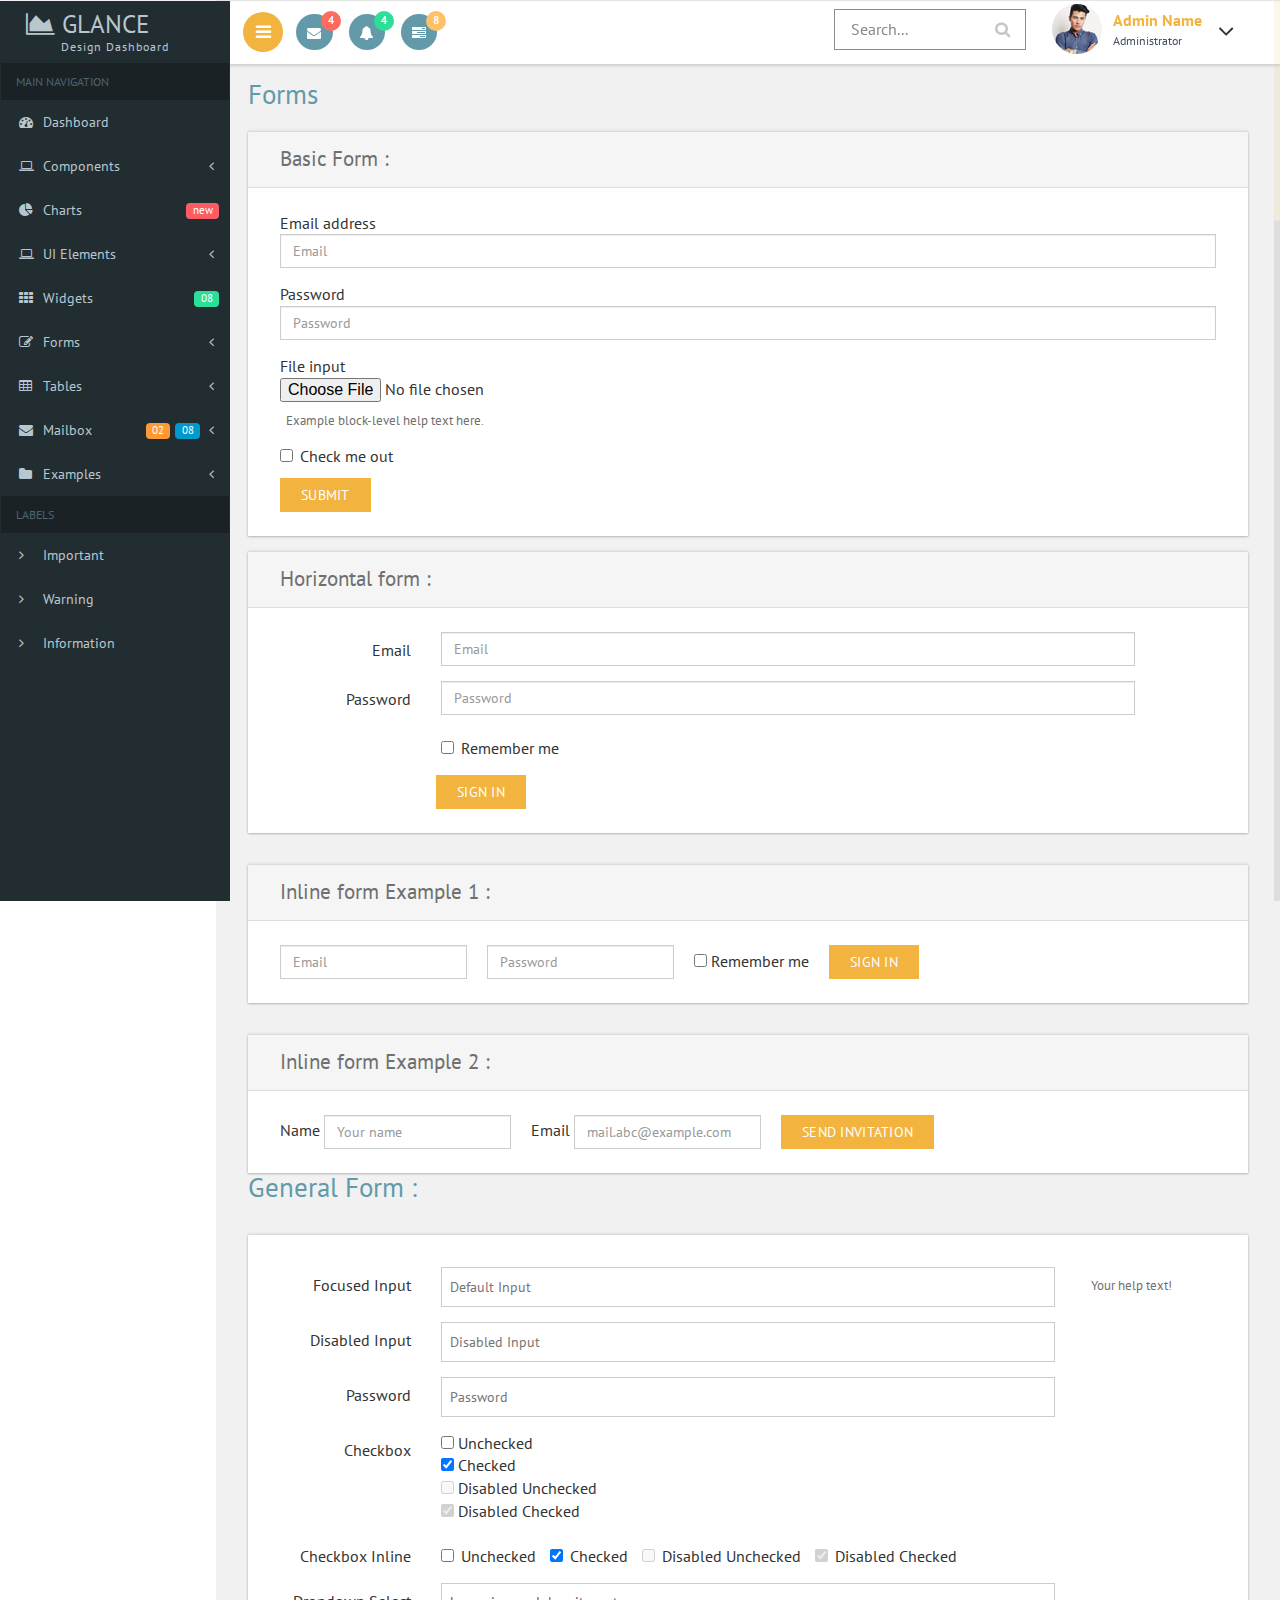
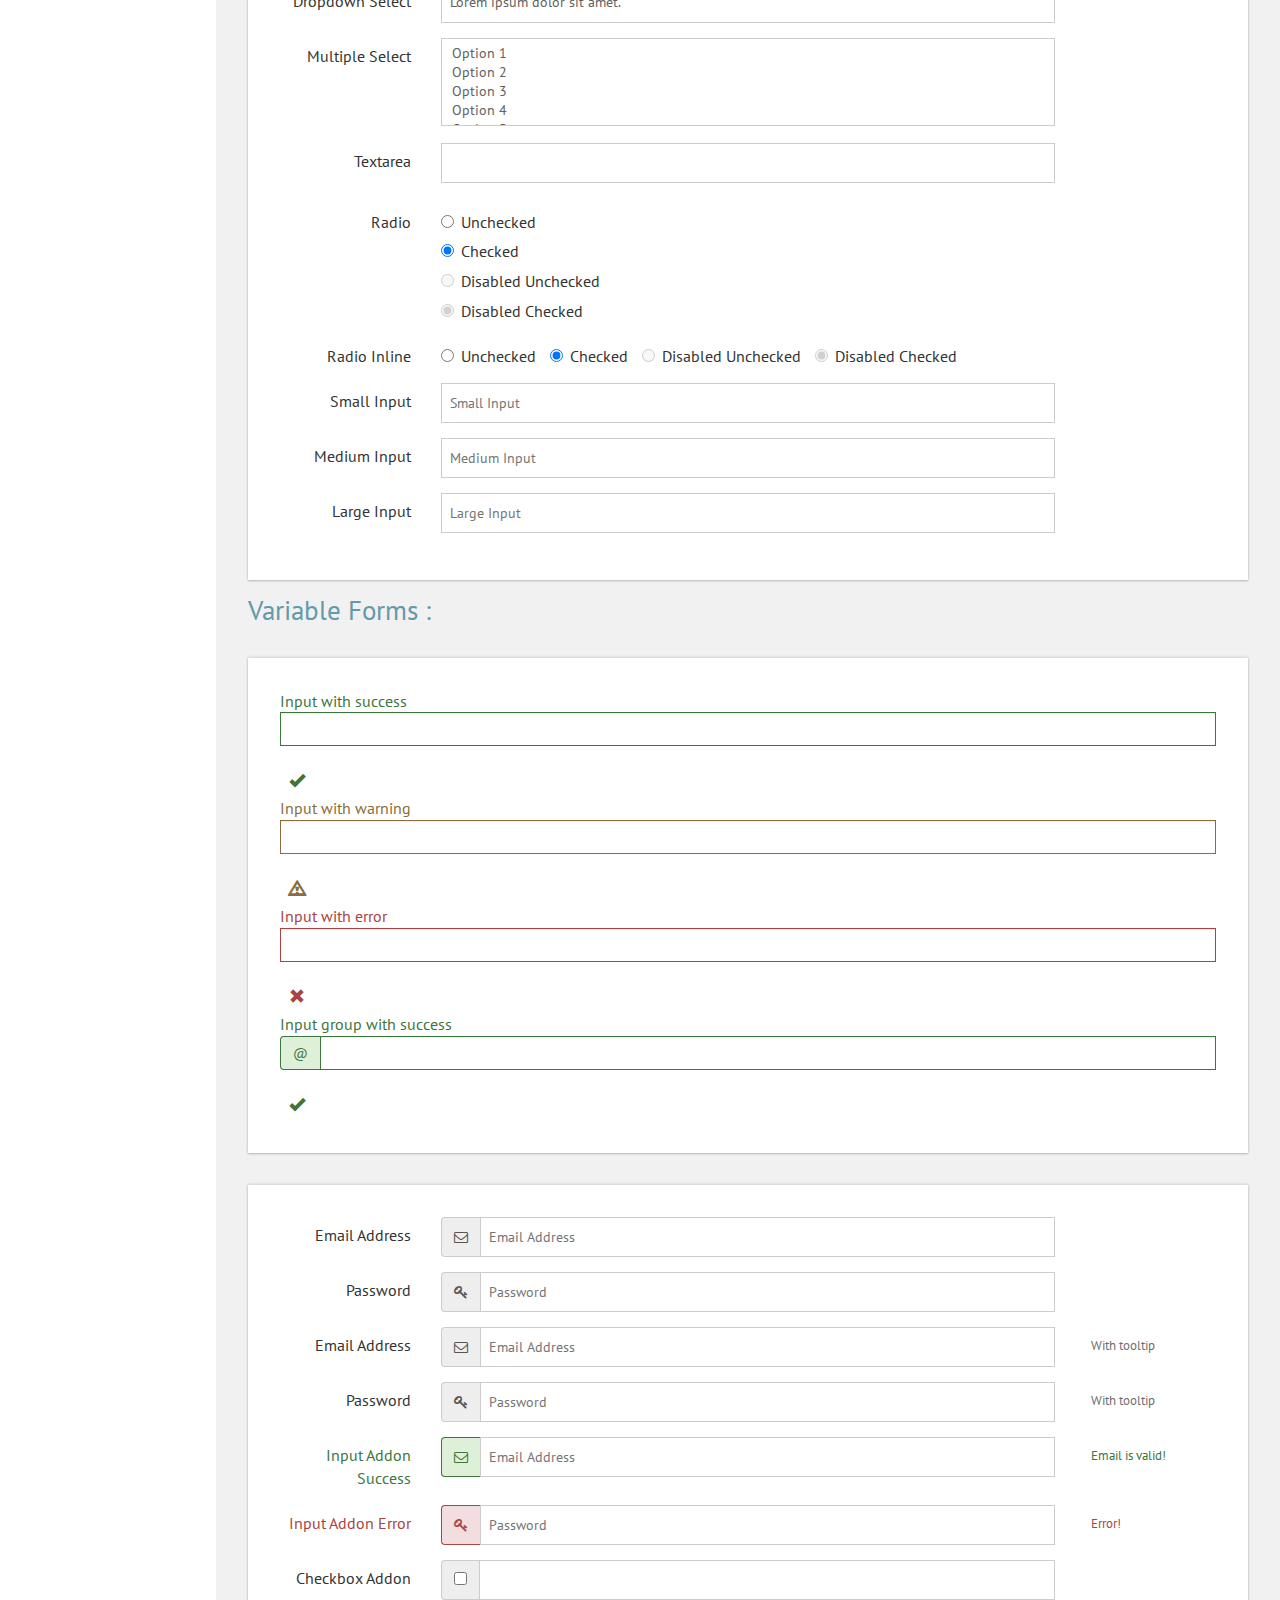
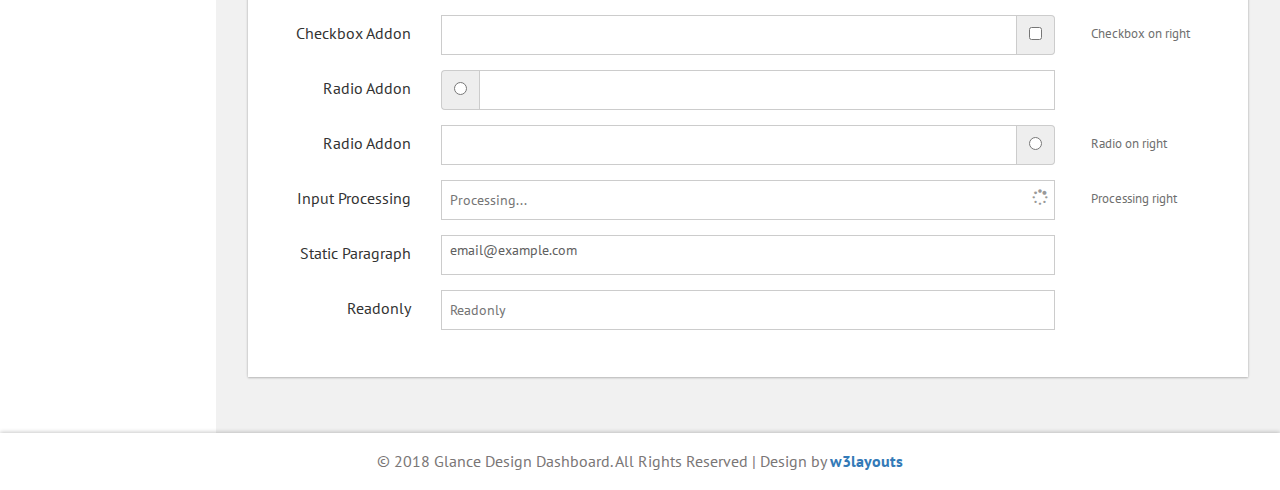
<file: Karaulians/Admin/forms.html>
<!--
Author: W3layouts
Author URL: http://w3layouts.com
License: Creative Commons Attribution 3.0 Unported
License URL: http://creativecommons.org/licenses/by/3.0/
-->
<!DOCTYPE HTML>
<html>
<head>
<title>Glance Design Dashboard an Admin Panel Category Flat Bootstrap Responsive Website Template | Forms :: w3layouts</title>
<meta name="viewport" content="width=device-width, initial-scale=1">
<meta http-equiv="Content-Type" content="text/html; charset=utf-8" />
<meta name="keywords" content="Glance Design Dashboard Responsive web template, Bootstrap Web Templates, Flat Web Templates, Android Compatible web template, 
SmartPhone Compatible web template, free WebDesigns for Nokia, Samsung, LG, SonyEricsson, Motorola web design" />
<script type="application/x-javascript"> addEventListener("load", function() { setTimeout(hideURLbar, 0); }, false); function hideURLbar(){ window.scrollTo(0,1); } </script>

<!-- Bootstrap Core CSS -->
<link href="css/bootstrap.css" rel='stylesheet' type='text/css' />

<!-- Custom CSS -->
<link href="css/style.css" rel='stylesheet' type='text/css' />

<!-- font-awesome icons CSS -->
<link href="css/font-awesome.css" rel="stylesheet"> 
<!-- //font-awesome icons CSS -->

 <!-- side nav css file -->
 <link href='css/SidebarNav.min.css' media='all' rel='stylesheet' type='text/css'/>
 <!-- side nav css file -->
 
 <!-- js-->
<script src="js/jquery-1.11.1.min.js"></script>
<script src="js/modernizr.custom.js"></script>

<!--webfonts-->
<link href="//fonts.googleapis.com/css?family=PT+Sans:400,400i,700,700i&amp;subset=cyrillic,cyrillic-ext,latin-ext" rel="stylesheet">
<!--//webfonts--> 

<!-- Metis Menu -->
<script src="js/metisMenu.min.js"></script>
<script src="js/custom.js"></script>
<link href="css/custom.css" rel="stylesheet">
<!--//Metis Menu -->

</head> 
<body class="cbp-spmenu-push">
	<div class="main-content">
	<div class="cbp-spmenu cbp-spmenu-vertical cbp-spmenu-left" id="cbp-spmenu-s1">
		<!--left-fixed -navigation-->
		<aside class="sidebar-left">
      <nav class="navbar navbar-inverse">
          <div class="navbar-header">
            <button type="button" class="navbar-toggle collapsed" data-toggle="collapse" data-target=".collapse" aria-expanded="false">
            <span class="sr-only">Toggle navigation</span>
            <span class="icon-bar"></span>
            <span class="icon-bar"></span>
            <span class="icon-bar"></span>
            </button>
            <a class="navbar-brand" href="index.html"><span class="fa fa-area-chart"></span> Glance<span class="dashboard_text">Design Dashboard</span></a>
          </div>
          <div class="collapse navbar-collapse" id="bs-example-navbar-collapse-1">
            <ul class="sidebar-menu">
              <li class="header">MAIN NAVIGATION</li>
              <li class="treeview">
                <a href="index.html">
                <i class="fa fa-dashboard"></i> <span>Dashboard</span>
                </a>
              </li>
			  <li class="treeview">
                <a href="#">
                <i class="fa fa-laptop"></i>
                <span>Components</span>
                <i class="fa fa-angle-left pull-right"></i>
                </a>
                <ul class="treeview-menu">
                  <li><a href="grids.html"><i class="fa fa-angle-right"></i> Grids</a></li>
                  <li><a href="media.html"><i class="fa fa-angle-right"></i> Media Css</a></li>
                </ul>
              </li>
              <li class="treeview">
                <a href="charts.html">
                <i class="fa fa-pie-chart"></i>
                <span>Charts</span>
                <span class="label label-primary pull-right">new</span>
                </a>
              </li>
              <li class="treeview">
                <a href="#">
                <i class="fa fa-laptop"></i>
                <span>UI Elements</span>
                <i class="fa fa-angle-left pull-right"></i>
                </a>
                <ul class="treeview-menu">
                  <li><a href="general.html"><i class="fa fa-angle-right"></i> General</a></li>
                  <li><a href="icons.html"><i class="fa fa-angle-right"></i> Icons</a></li>
                  <li><a href="buttons.html"><i class="fa fa-angle-right"></i> Buttons</a></li>
                  <li><a href="typography.html"><i class="fa fa-angle-right"></i> Typography</a></li>
                </ul>
              </li>
			  <li>
                <a href="widgets.html">
                <i class="fa fa-th"></i> <span>Widgets</span>
                <small class="label pull-right label-info">08</small>
                </a>
              </li>
              <li class="treeview">
                <a href="#">
                <i class="fa fa-edit"></i> <span>Forms</span>
                <i class="fa fa-angle-left pull-right"></i>
                </a>
                <ul class="treeview-menu">
                  <li><a href="forms.html"><i class="fa fa-angle-right"></i> General Forms</a></li>
                  <li><a href="validation.html"><i class="fa fa-angle-right"></i> Form Validations</a></li>
                </ul>
              </li>
              <li class="treeview">
                <a href="#">
                <i class="fa fa-table"></i> <span>Tables</span>
                <i class="fa fa-angle-left pull-right"></i>
                </a>
                <ul class="treeview-menu">
                  <li><a href="tables.html"><i class="fa fa-angle-right"></i> Simple tables</a></li>
                </ul>
              </li>
              <li class="treeview">
                <a href="#">
                <i class="fa fa-envelope"></i> <span>Mailbox</span>
                <i class="fa fa-angle-left pull-right"></i><small class="label pull-right label-info1">08</small><span class="label label-primary1 pull-right">02</span></a>
                <ul class="treeview-menu">
                  <li><a href="inbox.html"><i class="fa fa-angle-right"></i> Mail Inbox</a></li>
                  <li><a href="compose.html"><i class="fa fa-angle-right"></i> Compose Mail </a></li>
                </ul>
              </li>
              <li class="treeview">
                <a href="#">
                <i class="fa fa-folder"></i> <span>Examples</span>
                <i class="fa fa-angle-left pull-right"></i>
                </a>
                <ul class="treeview-menu">
                  <li><a href="login.html"><i class="fa fa-angle-right"></i> Login</a></li>
                  <li><a href="signup.html"><i class="fa fa-angle-right"></i> Register</a></li>
                  <li><a href="404.html"><i class="fa fa-angle-right"></i> 404 Error</a></li>
                  <li><a href="500.html"><i class="fa fa-angle-right"></i> 500 Error</a></li>
                  <li><a href="blank-page.html"><i class="fa fa-angle-right"></i> Blank Page</a></li>
                </ul>
              </li>
              <li class="header">LABELS</li>
              <li><a href="#"><i class="fa fa-angle-right text-red"></i> <span>Important</span></a></li>
              <li><a href="#"><i class="fa fa-angle-right text-yellow"></i> <span>Warning</span></a></li>
              <li><a href="#"><i class="fa fa-angle-right text-aqua"></i> <span>Information</span></a></li>
            </ul>
          </div>
          <!-- /.navbar-collapse -->
      </nav>
    </aside>
	</div>
		<!--left-fixed -navigation-->
		
		<!-- header-starts -->
		<div class="sticky-header header-section ">
			<div class="header-left">
				
				<!--toggle button start-->
				<button id="showLeftPush"><i class="fa fa-bars"></i></button>
				<!--toggle button end-->
				<div class="profile_details_left"><!--notifications of menu start -->
					<ul class="nofitications-dropdown">
						<li class="dropdown head-dpdn">
							<a href="#" class="dropdown-toggle" data-toggle="dropdown" aria-expanded="false"><i class="fa fa-envelope"></i><span class="badge">4</span></a>
							<ul class="dropdown-menu">
								<li>
									<div class="notification_header">
										<h3>You have 3 new messages</h3>
									</div>
								</li>
								<li><a href="#">
								   <div class="user_img"><img src="images/1.jpg" alt=""></div>
								   <div class="notification_desc">
									<p>Lorem ipsum dolor amet</p>
									<p><span>1 hour ago</span></p>
									</div>
								   <div class="clearfix"></div>	
								</a></li>
								<li class="odd"><a href="#">
									<div class="user_img"><img src="images/4.jpg" alt=""></div>
								   <div class="notification_desc">
									<p>Lorem ipsum dolor amet </p>
									<p><span>1 hour ago</span></p>
									</div>
								  <div class="clearfix"></div>	
								</a></li>
								<li><a href="#">
								   <div class="user_img"><img src="images/3.jpg" alt=""></div>
								   <div class="notification_desc">
									<p>Lorem ipsum dolor amet </p>
									<p><span>1 hour ago</span></p>
									</div>
								   <div class="clearfix"></div>	
								</a></li>
								<li>
									<div class="notification_bottom">
										<a href="#">See all messages</a>
									</div> 
								</li>
							</ul>
						</li>
						<li class="dropdown head-dpdn">
							<a href="#" class="dropdown-toggle" data-toggle="dropdown" aria-expanded="false"><i class="fa fa-bell"></i><span class="badge blue">4</span></a>
							<ul class="dropdown-menu">
								<li>
									<div class="notification_header">
										<h3>You have 3 new notification</h3>
									</div>
								</li>
								<li><a href="#">
									<div class="user_img"><img src="images/4.jpg" alt=""></div>
								   <div class="notification_desc">
									<p>Lorem ipsum dolor amet</p>
									<p><span>1 hour ago</span></p>
									</div>
								  <div class="clearfix"></div>	
								 </a></li>
								 <li class="odd"><a href="#">
									<div class="user_img"><img src="images/1.jpg" alt=""></div>
								   <div class="notification_desc">
									<p>Lorem ipsum dolor amet </p>
									<p><span>1 hour ago</span></p>
									</div>
								   <div class="clearfix"></div>	
								 </a></li>
								 <li><a href="#">
									<div class="user_img"><img src="images/3.jpg" alt=""></div>
								   <div class="notification_desc">
									<p>Lorem ipsum dolor amet </p>
									<p><span>1 hour ago</span></p>
									</div>
								   <div class="clearfix"></div>	
								 </a></li>
								 <li>
									<div class="notification_bottom">
										<a href="#">See all notifications</a>
									</div> 
								</li>
							</ul>
						</li>	
						<li class="dropdown head-dpdn">
							<a href="#" class="dropdown-toggle" data-toggle="dropdown" aria-expanded="false"><i class="fa fa-tasks"></i><span class="badge blue1">8</span></a>
							<ul class="dropdown-menu">
								<li>
									<div class="notification_header">
										<h3>You have 8 pending task</h3>
									</div>
								</li>
								<li><a href="#">
									<div class="task-info">
										<span class="task-desc">Database update</span><span class="percentage">40%</span>
										<div class="clearfix"></div>	
									</div>
									<div class="progress progress-striped active">
										<div class="bar yellow" style="width:40%;"></div>
									</div>
								</a></li>
								<li><a href="#">
									<div class="task-info">
										<span class="task-desc">Dashboard done</span><span class="percentage">90%</span>
									   <div class="clearfix"></div>	
									</div>
									<div class="progress progress-striped active">
										 <div class="bar green" style="width:90%;"></div>
									</div>
								</a></li>
								<li><a href="#">
									<div class="task-info">
										<span class="task-desc">Mobile App</span><span class="percentage">33%</span>
										<div class="clearfix"></div>	
									</div>
								   <div class="progress progress-striped active">
										 <div class="bar red" style="width: 33%;"></div>
									</div>
								</a></li>
								<li><a href="#">
									<div class="task-info">
										<span class="task-desc">Issues fixed</span><span class="percentage">80%</span>
									   <div class="clearfix"></div>	
									</div>
									<div class="progress progress-striped active">
										 <div class="bar  blue" style="width: 80%;"></div>
									</div>
								</a></li>
								<li>
									<div class="notification_bottom">
										<a href="#">See all pending tasks</a>
									</div> 
								</li>
							</ul>
						</li>	
					</ul>
					<div class="clearfix"> </div>
				</div>
				<!--notification menu end -->
				<div class="clearfix"> </div>
			</div>
			<div class="header-right">
				
				
				<!--search-box-->
				<div class="search-box">
					<form class="input">
						<input class="sb-search-input input__field--madoka" placeholder="Search..." type="search" id="input-31" />
						<label class="input__label" for="input-31">
							<svg class="graphic" width="100%" height="100%" viewBox="0 0 404 77" preserveAspectRatio="none">
								<path d="m0,0l404,0l0,77l-404,0l0,-77z"/>
							</svg>
						</label>
					</form>
				</div><!--//end-search-box-->
				
				<div class="profile_details">		
					<ul>
						<li class="dropdown profile_details_drop">
							<a href="#" class="dropdown-toggle" data-toggle="dropdown" aria-expanded="false">
								<div class="profile_img">	
									<span class="prfil-img"><img src="images/2.jpg" alt=""> </span> 
									<div class="user-name">
										<p>Admin Name</p>
										<span>Administrator</span>
									</div>
									<i class="fa fa-angle-down lnr"></i>
									<i class="fa fa-angle-up lnr"></i>
									<div class="clearfix"></div>	
								</div>	
							</a>
							<ul class="dropdown-menu drp-mnu">
								<li> <a href="#"><i class="fa fa-cog"></i> Settings</a> </li> 
								<li> <a href="#"><i class="fa fa-user"></i> My Account</a> </li>
								<li> <a href="#"><i class="fa fa-suitcase"></i> Profile</a> </li> 
								<li> <a href="#"><i class="fa fa-sign-out"></i> Logout</a> </li>
							</ul>
						</li>
					</ul>
				</div>
				<div class="clearfix"> </div>				
			</div>
			<div class="clearfix"> </div>	
		</div>
		<!-- //header-ends -->
		<!-- main content start-->
		<div id="page-wrapper">
			<div class="main-page">
				<div class="forms">
					<h2 class="title1">Forms</h2>
					<div class="form-grids row widget-shadow" data-example-id="basic-forms"> 
						<div class="form-title">
							<h4>Basic Form :</h4>
						</div>
						<div class="form-body">
							<form> <div class="form-group"> <label for="exampleInputEmail1">Email address</label> <input type="email" class="form-control" id="exampleInputEmail1" placeholder="Email"> </div> <div class="form-group"> <label for="exampleInputPassword1">Password</label> <input type="password" class="form-control" id="exampleInputPassword1" placeholder="Password"> </div> <div class="form-group"> <label for="exampleInputFile">File input</label> <input type="file" id="exampleInputFile"> <p class="help-block">Example block-level help text here.</p> </div> <div class="checkbox"> <label> <input type="checkbox"> Check me out </label> </div> <button type="submit" class="btn btn-default">Submit</button> </form> 
						</div>
					</div>
					<div class=" form-grids row form-grids-right">
						<div class="widget-shadow " data-example-id="basic-forms"> 
							<div class="form-title">
								<h4>Horizontal form :</h4>
							</div>
							<div class="form-body">
								<form class="form-horizontal"> <div class="form-group"> <label for="inputEmail3" class="col-sm-2 control-label">Email</label> <div class="col-sm-9"> <input type="email" class="form-control" id="inputEmail3" placeholder="Email"> </div> </div> <div class="form-group"> <label for="inputPassword3" class="col-sm-2 control-label">Password</label> <div class="col-sm-9"> <input type="password" class="form-control" id="inputPassword3" placeholder="Password"> </div> </div> <div class="form-group"> <div class="col-sm-offset-2 col-sm-10"> <div class="checkbox"> <label> <input type="checkbox"> Remember me </label> </div> </div> </div> <div class="col-sm-offset-2"> <button type="submit" class="btn btn-default">Sign in</button> </div> </form> 
							</div>
						</div>
					</div>
					<div class="inline-form widget-shadow">
						<div class="form-title">
							<h4>Inline form Example 1 :</h4>
						</div>
						<div class="form-body">
							<div data-example-id="simple-form-inline"> <form class="form-inline"> <div class="form-group"> <input type="email" class="form-control" id="exampleInputEmail3" placeholder="Email"> </div> <div class="form-group"> <input type="password" class="form-control" id="exampleInputPassword3" placeholder="Password"> </div> <div class="checkbox"> <label> <input type="checkbox"> Remember me </label> </div> <button type="submit" class="btn btn-default">Sign in</button> </form> </div>
						</div>
					</div>
					<div class="form-two widget-shadow">
						<div class="form-title">
							<h4>Inline form Example 2 :</h4>
						</div>
						<div class="form-body" data-example-id="simple-form-inline">
							<form class="form-inline"> <div class="form-group"> <label for="exampleInputName2">Name</label> <input type="text" class="form-control" id="exampleInputName2" placeholder="Your name"> </div> <div class="form-group"> <label for="exampleInputEmail2">Email</label> <input type="email" class="form-control" id="exampleInputEmail2" placeholder="mail.abc@example.com"> </div> <button type="submit" class="btn btn-default">Send invitation</button> </form> 
						</div>
					</div>
					<div class="row">
						<h3 class="title1">General Form :</h3>
						<div class="form-three widget-shadow">
							<form class="form-horizontal">
								<div class="form-group">
									<label for="focusedinput" class="col-sm-2 control-label">Focused Input</label>
									<div class="col-sm-8">
										<input type="text" class="form-control1" id="focusedinput" placeholder="Default Input">
									</div>
									<div class="col-sm-2">
										<p class="help-block">Your help text!</p>
									</div>
								</div>
								<div class="form-group">
									<label for="disabledinput" class="col-sm-2 control-label">Disabled Input</label>
									<div class="col-sm-8">
										<input disabled="" type="text" class="form-control1" id="disabledinput" placeholder="Disabled Input">
									</div>
								</div>
								<div class="form-group">
									<label for="inputPassword" class="col-sm-2 control-label">Password</label>
									<div class="col-sm-8">
										<input type="password" class="form-control1" id="inputPassword" placeholder="Password">
									</div>
								</div>
								<div class="form-group">
									<label for="checkbox" class="col-sm-2 control-label">Checkbox</label>
									<div class="col-sm-8">
										<div class="checkbox-inline1"><label><input type="checkbox"> Unchecked</label></div>
										<div class="checkbox-inline1"><label><input type="checkbox" checked=""> Checked</label></div>
										<div class="checkbox-inline1"><label><input type="checkbox" disabled=""> Disabled Unchecked</label></div>
										<div class="checkbox-inline1"><label><input type="checkbox" disabled="" checked=""> Disabled Checked</label></div>
									</div>
								</div>
								<div class="form-group">
									<label for="checkbox" class="col-sm-2 control-label">Checkbox Inline</label>
									<div class="col-sm-8">
										<div class="checkbox-inline"><label><input type="checkbox"> Unchecked</label></div>
										<div class="checkbox-inline"><label><input type="checkbox" checked=""> Checked</label></div>
										<div class="checkbox-inline"><label><input type="checkbox" disabled=""> Disabled Unchecked</label></div>
										<div class="checkbox-inline"><label><input type="checkbox" disabled="" checked=""> Disabled Checked</label></div>
									</div>
								</div>
								<div class="form-group">
									<label for="selector1" class="col-sm-2 control-label">Dropdown Select</label>
									<div class="col-sm-8"><select name="selector1" id="selector1" class="form-control1">
										<option>Lorem ipsum dolor sit amet.</option>
										<option>Dolore, ab unde modi est!</option>
										<option>Illum, fuga minus sit eaque.</option>
										<option>Consequatur ducimus maiores voluptatum minima.</option>
									</select></div>
								</div>
								<div class="form-group">
									<label class="col-sm-2 control-label">Multiple Select</label>
									<div class="col-sm-8">
										<select multiple="" class="form-control1">
											<option>Option 1</option>
											<option>Option 2</option>
											<option>Option 3</option>
											<option>Option 4</option>
											<option>Option 5</option>
										</select>
									</div>
								</div>
								<div class="form-group">
									<label for="txtarea1" class="col-sm-2 control-label">Textarea</label>
									<div class="col-sm-8"><textarea name="txtarea1" id="txtarea1" cols="50" rows="4" class="form-control1"></textarea></div>
								</div>
								<div class="form-group">
									<label for="radio" class="col-sm-2 control-label">Radio</label>
									<div class="col-sm-8">
										<div class="radio block"><label><input type="radio"> Unchecked</label></div>
										<div class="radio block"><label><input type="radio" checked=""> Checked</label></div>
										<div class="radio block"><label><input type="radio" disabled=""> Disabled Unchecked</label></div>
										<div class="radio block"><label><input type="radio" disabled="" checked=""> Disabled Checked</label></div>
									</div>
								</div>
								<div class="form-group">
									<label for="radio" class="col-sm-2 control-label">Radio Inline</label>
									<div class="col-sm-8">
										<div class="radio-inline"><label><input type="radio"> Unchecked</label></div>
										<div class="radio-inline"><label><input type="radio" checked=""> Checked</label></div>
										<div class="radio-inline"><label><input type="radio" disabled=""> Disabled Unchecked</label></div>
										<div class="radio-inline"><label><input type="radio" disabled="" checked=""> Disabled Checked</label></div>
									</div>
								</div>
								<div class="form-group">
									<label for="smallinput" class="col-sm-2 control-label label-input-sm">Small Input</label>
									<div class="col-sm-8">
										<input type="text" class="form-control1 input-sm" id="smallinput" placeholder="Small Input">
									</div>
								</div>
								<div class="form-group">
									<label for="mediuminput" class="col-sm-2 control-label">Medium Input</label>
									<div class="col-sm-8">
										<input type="text" class="form-control1" id="mediuminput" placeholder="Medium Input">
									</div>
								</div>
								<div class="form-group mb-n">
									<label for="largeinput" class="col-sm-2 control-label label-input-lg">Large Input</label>
									<div class="col-sm-8">
										<input type="text" class="form-control1 input-lg" id="largeinput" placeholder="Large Input">
									</div>
								</div>
							</form>
						</div>
					</div>
					<div class="row">
						<h3 class="title1">Variable Forms :</h3>
						<div class="form-three widget-shadow">
							<div data-example-id="form-validation-states-with-icons"> <form> <div class="form-group has-success has-feedback"> <label class="control-label" for="inputSuccess2">Input with success</label> <input type="text" class="form-control" id="inputSuccess2" aria-describedby="inputSuccess2Status"> <span class="glyphicon glyphicon-ok form-control-feedback" aria-hidden="true"></span> <span id="inputSuccess2Status" class="sr-only">(success)</span> </div> <div class="form-group has-warning has-feedback"> <label class="control-label" for="inputWarning2">Input with warning</label> <input type="text" class="form-control" id="inputWarning2" aria-describedby="inputWarning2Status"> <span class="glyphicon glyphicon-warning-sign form-control-feedback" aria-hidden="true"></span> <span id="inputWarning2Status" class="sr-only">(warning)</span> </div> <div class="form-group has-error has-feedback"> <label class="control-label" for="inputError2">Input with error</label> <input type="text" class="form-control" id="inputError2" aria-describedby="inputError2Status"> <span class="glyphicon glyphicon-remove form-control-feedback" aria-hidden="true"></span> <span id="inputError2Status" class="sr-only">(error)</span> </div> <div class="form-group has-success has-feedback"> <label class="control-label" for="inputGroupSuccess1">Input group with success</label> <div class="input-group"> <span class="input-group-addon">@</span> <input type="text" class="form-control" id="inputGroupSuccess1" aria-describedby="inputGroupSuccess1Status"> </div> <span class="glyphicon glyphicon-ok form-control-feedback" aria-hidden="true"></span> <span id="inputGroupSuccess1Status" class="sr-only">(success)</span> </div> </form> </div>
						</div>
						<div class="form-three widget-shadow">
							<div class=" panel-body-inputin">
								<form class="form-horizontal">
									<div class="form-group">
										<label class="col-md-2 control-label">Email Address</label>
										<div class="col-md-8">
											<div class="input-group">							
												<span class="input-group-addon">
													<i class="fa fa-envelope-o"></i>
												</span>
												<input type="text" class="form-control1" placeholder="Email Address">
											</div>
										</div>
									</div>
									<div class="form-group">
										<label class="col-md-2 control-label">Password</label>
										<div class="col-md-8">
											<div class="input-group">
												<span class="input-group-addon">
													<i class="fa fa-key"></i>
												</span>
												<input type="password" class="form-control1" id="exampleInputPassword1" placeholder="Password">
											</div>
										</div>
									</div>
									<div class="form-group">
										<label class="col-md-2 control-label">Email Address</label>
										<div class="col-md-8">
											<div class="input-group input-icon right">
												<span class="input-group-addon">
													<i class="fa fa-envelope-o"></i>
												</span>
												<input id="email" class="form-control1" type="text" placeholder="Email Address">
											</div>
										</div>
										<div class="col-sm-2">
											<p class="help-block">With tooltip</p>
										</div>
									</div>
									<div class="form-group">
										<label class="col-md-2 control-label">Password</label>
										<div class="col-md-8">
											<div class="input-group input-icon right">
												<span class="input-group-addon">
													<i class="fa fa-key"></i>
												</span>
												<input type="password" class="form-control1" placeholder="Password">
											</div>
										</div>
										<div class="col-sm-2">
											<p class="help-block">With tooltip</p>
										</div>
									</div>
									<div class="form-group has-success">
										<label class="col-md-2 control-label">Input Addon Success</label>
										<div class="col-md-8">
											<div class="input-group input-icon right">
												<span class="input-group-addon">
													<i class="fa fa-envelope-o"></i>
												</span>
												<input id="email" class="form-control1" type="text" placeholder="Email Address">
											</div>
										</div>
										<div class="col-sm-2">
											<p class="help-block">Email is valid!</p>
										</div>
									</div>
									<div class="form-group has-error">
										<label class="col-md-2 control-label">Input Addon Error</label>
										<div class="col-md-8">
											<div class="input-group input-icon right">
												<span class="input-group-addon">
													<i class="fa fa-key"></i>
												</span>
												<input type="password" class="form-control1" placeholder="Password">
											</div>
										</div>
										<div class="col-sm-2">
											<p class="help-block">Error!</p>
										</div>
									</div>
									<div class="form-group">
										<label class="col-md-2 control-label">Checkbox Addon</label>
										<div class="col-md-8">
											<div class="input-group">
												<div class="input-group-addon"><input type="checkbox"></div>
												<input type="text" class="form-control1">
											</div>
										</div>
									</div>
									<div class="form-group">
										<label class="col-md-2 control-label">Checkbox Addon</label>
										<div class="col-md-8">
											<div class="input-group">
												<input type="text" class="form-control1">
												<div class="input-group-addon"><input type="checkbox"></div>
												
											</div>
										</div>
										<div class="col-sm-2">
											<p class="help-block">Checkbox on right</p>
										</div>
									</div>
									<div class="form-group">
										<label class="col-md-2 control-label">Radio Addon</label>
										<div class="col-md-8">
											<div class="input-group">
												<div class="input-group-addon"><input type="radio"></div>
												<input type="text" class="form-control1">
											</div>
										</div>
									</div>
									<div class="form-group">
										<label class="col-md-2 control-label">Radio Addon</label>
										<div class="col-md-8">
											<div class="input-group">
												<input type="text" class="form-control1">
												<div class="input-group-addon"><input type="radio"></div>
												
											</div>
										</div>
										<div class="col-sm-2">
											<p class="help-block">Radio on right</p>
										</div>
									</div>
									<div class="form-group">
										<label class="col-md-2 control-label">Input Processing</label>
										<div class="col-md-8">
											<div class="input-icon right spinner">
												<i class="fa fa-fw fa-spin fa-spinner"></i>
												<input id="email" class="form-control1" type="text" placeholder="Processing...">
											</div>
										</div>
										<div class="col-sm-2">
											<p class="help-block">Processing right</p>
										</div>
									</div>
									<div class="form-group">
										<label class="col-md-2 control-label">Static Paragraph</label>
										<div class="col-md-8">
											<p class="form-control1 m-n">email@example.com</p>
										</div>
									</div>
									<div class="form-group mb-n">
										<label class="col-md-2 control-label">Readonly</label>
										<div class="col-md-8">
											<input type="text" class="form-control1" placeholder="Readonly" readonly="">
										</div>
									</div>
								</form>
							</div>
						</div>
					</div>
				</div>
			</div>
		</div>
		<!--footer-->
		<div class="footer">
		   <p>&copy; 2018 Glance Design Dashboard. All Rights Reserved | Design by <a href="https://w3layouts.com/" target="_blank">w3layouts</a></p>
	   </div>
        <!--//footer-->
	</div>
	
	<!-- side nav js -->
	<script src='js/SidebarNav.min.js' type='text/javascript'></script>
	<script>
      $('.sidebar-menu').SidebarNav()
    </script>
	<!-- //side nav js -->
	
	<!-- Classie --><!-- for toggle left push menu script -->
		<script src="js/classie.js"></script>
		<script>
			var menuLeft = document.getElementById( 'cbp-spmenu-s1' ),
				showLeftPush = document.getElementById( 'showLeftPush' ),
				body = document.body;
				
			showLeftPush.onclick = function() {
				classie.toggle( this, 'active' );
				classie.toggle( body, 'cbp-spmenu-push-toright' );
				classie.toggle( menuLeft, 'cbp-spmenu-open' );
				disableOther( 'showLeftPush' );
			};
			
			function disableOther( button ) {
				if( button !== 'showLeftPush' ) {
					classie.toggle( showLeftPush, 'disabled' );
				}
			}
		</script>
	<!-- //Classie --><!-- //for toggle left push menu script -->
	
	<!--scrolling js-->
	<script src="js/jquery.nicescroll.js"></script>
	<script src="js/scripts.js"></script>
	<!--//scrolling js-->
	
	<!-- Bootstrap Core JavaScript -->
   <script src="js/bootstrap.js"> </script>
   
</body>
</html>
</file>
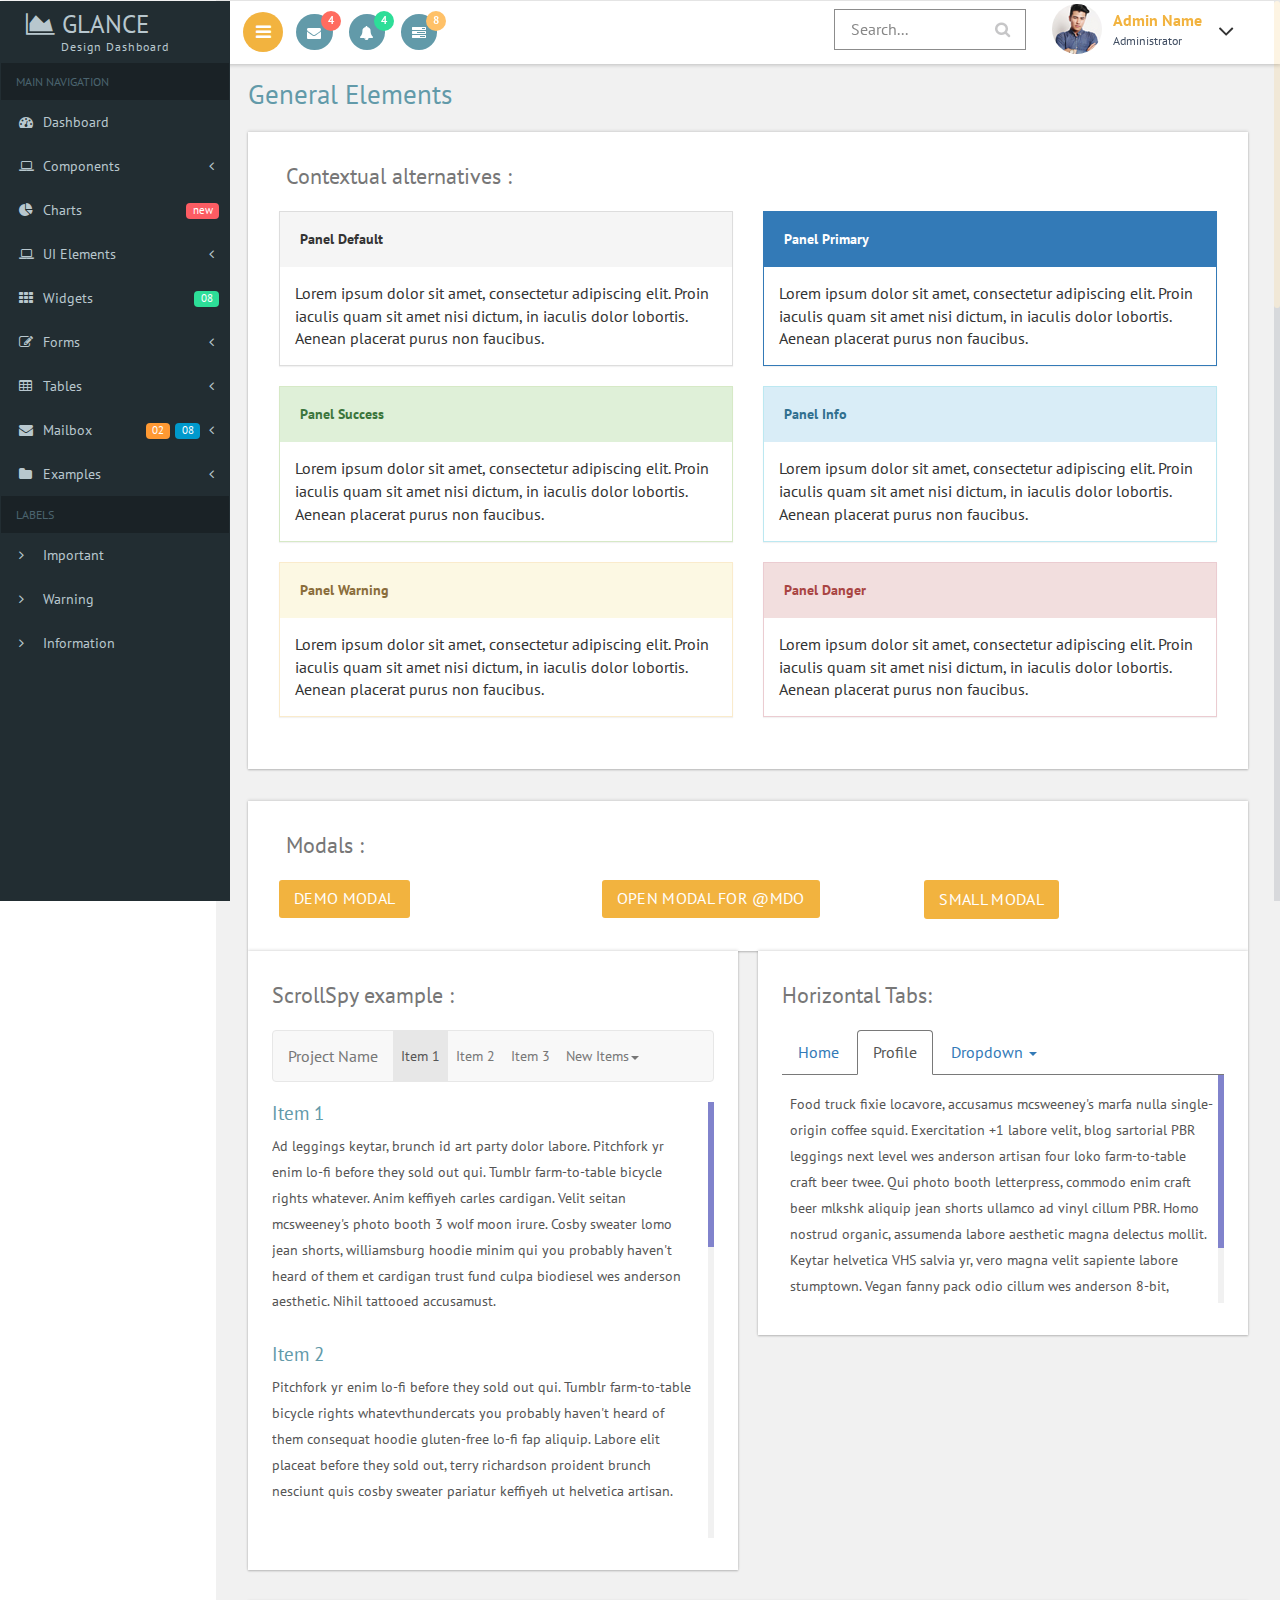
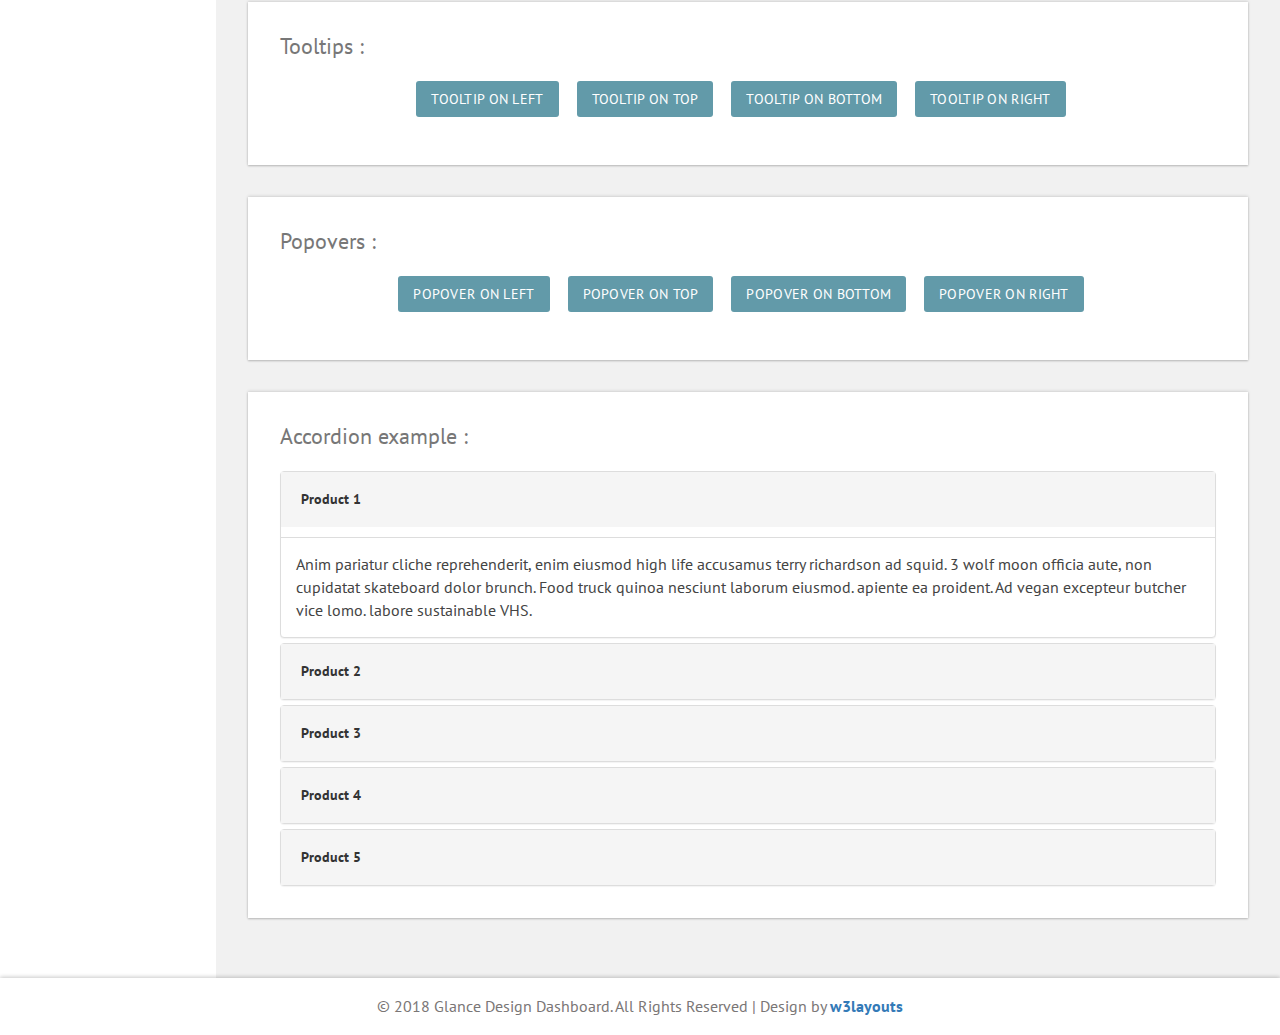
<file: Karaulians/Admin/general.html>
<!--
Author: W3layouts
Author URL: http://w3layouts.com
License: Creative Commons Attribution 3.0 Unported
License URL: http://creativecommons.org/licenses/by/3.0/
-->
<!DOCTYPE HTML>
<html>
<head>
<title>Glance Design Dashboard an Admin Panel Category Flat Bootstrap Responsive Website Template | General Elements :: w3layouts</title>
<meta name="viewport" content="width=device-width, initial-scale=1">
<meta http-equiv="Content-Type" content="text/html; charset=utf-8" />
<meta name="keywords" content="Glance Design Dashboard Responsive web template, Bootstrap Web Templates, Flat Web Templates, Android Compatible web template, 
SmartPhone Compatible web template, free WebDesigns for Nokia, Samsung, LG, SonyEricsson, Motorola web design" />
<script type="application/x-javascript"> addEventListener("load", function() { setTimeout(hideURLbar, 0); }, false); function hideURLbar(){ window.scrollTo(0,1); } </script>

<!-- Bootstrap Core CSS -->
<link href="css/bootstrap.css" rel='stylesheet' type='text/css' />

<!-- Custom CSS -->
<link href="css/style.css" rel='stylesheet' type='text/css' />

<!-- font-awesome icons CSS -->
<link href="css/font-awesome.css" rel="stylesheet"> 
<!-- //font-awesome icons CSS -->

 <!-- side nav css file -->
 <link href='css/SidebarNav.min.css' media='all' rel='stylesheet' type='text/css'/>
 <!-- side nav css file -->
 
 <!-- js-->
<script src="js/jquery-1.11.1.min.js"></script>
<script src="js/modernizr.custom.js"></script>

<!--webfonts-->
<link href="//fonts.googleapis.com/css?family=PT+Sans:400,400i,700,700i&amp;subset=cyrillic,cyrillic-ext,latin-ext" rel="stylesheet">
<!--//webfonts--> 

<!-- Metis Menu -->
<script src="js/metisMenu.min.js"></script>
<script src="js/custom.js"></script>
<link href="css/custom.css" rel="stylesheet">
<!--//Metis Menu -->

</head> 
<body class="cbp-spmenu-push">
	<div class="main-content">
	<div class="cbp-spmenu cbp-spmenu-vertical cbp-spmenu-left" id="cbp-spmenu-s1">
		<!--left-fixed -navigation-->
		<aside class="sidebar-left">
      <nav class="navbar navbar-inverse">
          <div class="navbar-header">
            <button type="button" class="navbar-toggle collapsed" data-toggle="collapse" data-target=".collapse" aria-expanded="false">
            <span class="sr-only">Toggle navigation</span>
            <span class="icon-bar"></span>
            <span class="icon-bar"></span>
            <span class="icon-bar"></span>
            </button>
            <h1><a class="navbar-brand" href="index.html"><span class="fa fa-area-chart"></span> Glance<span class="dashboard_text">Design dashboard</span></a></h1>
          </div>
          <div class="collapse navbar-collapse" id="bs-example-navbar-collapse-1">
            <ul class="sidebar-menu">
              <li class="header">MAIN NAVIGATION</li>
              <li class="treeview">
                <a href="index.html">
                <i class="fa fa-dashboard"></i> <span>Dashboard</span>
                </a>
              </li>
			  <li class="treeview">
                <a href="#">
                <i class="fa fa-laptop"></i>
                <span>Components</span>
                <i class="fa fa-angle-left pull-right"></i>
                </a>
                <ul class="treeview-menu">
                  <li><a href="grids.html"><i class="fa fa-angle-right"></i> Grids</a></li>
                  <li><a href="media.html"><i class="fa fa-angle-right"></i> Media Css</a></li>
                </ul>
              </li>
              <li class="treeview">
                <a href="charts.html">
                <i class="fa fa-pie-chart"></i>
                <span>Charts</span>
                <span class="label label-primary pull-right">new</span>
                </a>
              </li>
              <li class="treeview">
                <a href="#">
                <i class="fa fa-laptop"></i>
                <span>UI Elements</span>
                <i class="fa fa-angle-left pull-right"></i>
                </a>
                <ul class="treeview-menu">
                  <li><a href="general.html"><i class="fa fa-angle-right"></i> General</a></li>
                  <li><a href="icons.html"><i class="fa fa-angle-right"></i> Icons</a></li>
                  <li><a href="buttons.html"><i class="fa fa-angle-right"></i> Buttons</a></li>
                  <li><a href="typography.html"><i class="fa fa-angle-right"></i> Typography</a></li>
                </ul>
              </li>
			  <li>
                <a href="widgets.html">
                <i class="fa fa-th"></i> <span>Widgets</span>
                <small class="label pull-right label-info">08</small>
                </a>
              </li>
              <li class="treeview">
                <a href="#">
                <i class="fa fa-edit"></i> <span>Forms</span>
                <i class="fa fa-angle-left pull-right"></i>
                </a>
                <ul class="treeview-menu">
                  <li><a href="forms.html"><i class="fa fa-angle-right"></i> General Forms</a></li>
                  <li><a href="validation.html"><i class="fa fa-angle-right"></i> Form Validations</a></li>
                </ul>
              </li>
              <li class="treeview">
                <a href="#">
                <i class="fa fa-table"></i> <span>Tables</span>
                <i class="fa fa-angle-left pull-right"></i>
                </a>
                <ul class="treeview-menu">
                  <li><a href="tables.html"><i class="fa fa-angle-right"></i> Simple tables</a></li>
                </ul>
              </li>
              <li class="treeview">
                <a href="#">
                <i class="fa fa-envelope"></i> <span>Mailbox</span>
                <i class="fa fa-angle-left pull-right"></i><small class="label pull-right label-info1">08</small><span class="label label-primary1 pull-right">02</span></a>
                <ul class="treeview-menu">
                  <li><a href="inbox.html"><i class="fa fa-angle-right"></i> Mail Inbox</a></li>
                  <li><a href="compose.html"><i class="fa fa-angle-right"></i> Compose Mail </a></li>
                </ul>
              </li>
              <li class="treeview">
                <a href="#">
                <i class="fa fa-folder"></i> <span>Examples</span>
                <i class="fa fa-angle-left pull-right"></i>
                </a>
                <ul class="treeview-menu">
                  <li><a href="login.html"><i class="fa fa-angle-right"></i> Login</a></li>
                  <li><a href="signup.html"><i class="fa fa-angle-right"></i> Register</a></li>
                  <li><a href="404.html"><i class="fa fa-angle-right"></i> 404 Error</a></li>
                  <li><a href="500.html"><i class="fa fa-angle-right"></i> 500 Error</a></li>
                  <li><a href="blank-page.html"><i class="fa fa-angle-right"></i> Blank Page</a></li>
                </ul>
              </li>
              <li class="header">LABELS</li>
              <li><a href="#"><i class="fa fa-angle-right text-red"></i> <span>Important</span></a></li>
              <li><a href="#"><i class="fa fa-angle-right text-yellow"></i> <span>Warning</span></a></li>
              <li><a href="#"><i class="fa fa-angle-right text-aqua"></i> <span>Information</span></a></li>
            </ul>
          </div>
          <!-- /.navbar-collapse -->
      </nav>
    </aside>
	</div>
		<!--left-fixed -navigation-->
		
		<!-- header-starts -->
		<div class="sticky-header header-section ">
			<div class="header-left">
				
				<!--toggle button start-->
				<button id="showLeftPush"><i class="fa fa-bars"></i></button>
				<!--toggle button end-->
				<div class="profile_details_left"><!--notifications of menu start -->
					<ul class="nofitications-dropdown">
						<li class="dropdown head-dpdn">
							<a href="#" class="dropdown-toggle" data-toggle="dropdown" aria-expanded="false"><i class="fa fa-envelope"></i><span class="badge">4</span></a>
							<ul class="dropdown-menu">
								<li>
									<div class="notification_header">
										<h3>You have 3 new messages</h3>
									</div>
								</li>
								<li><a href="#">
								   <div class="user_img"><img src="images/1.jpg" alt=""></div>
								   <div class="notification_desc">
									<p>Lorem ipsum dolor amet</p>
									<p><span>1 hour ago</span></p>
									</div>
								   <div class="clearfix"></div>	
								</a></li>
								<li class="odd"><a href="#">
									<div class="user_img"><img src="images/4.jpg" alt=""></div>
								   <div class="notification_desc">
									<p>Lorem ipsum dolor amet </p>
									<p><span>1 hour ago</span></p>
									</div>
								  <div class="clearfix"></div>	
								</a></li>
								<li><a href="#">
								   <div class="user_img"><img src="images/3.jpg" alt=""></div>
								   <div class="notification_desc">
									<p>Lorem ipsum dolor amet </p>
									<p><span>1 hour ago</span></p>
									</div>
								   <div class="clearfix"></div>	
								</a></li>
								<li>
									<div class="notification_bottom">
										<a href="#">See all messages</a>
									</div> 
								</li>
							</ul>
						</li>
						<li class="dropdown head-dpdn">
							<a href="#" class="dropdown-toggle" data-toggle="dropdown" aria-expanded="false"><i class="fa fa-bell"></i><span class="badge blue">4</span></a>
							<ul class="dropdown-menu">
								<li>
									<div class="notification_header">
										<h3>You have 3 new notification</h3>
									</div>
								</li>
								<li><a href="#">
									<div class="user_img"><img src="images/4.jpg" alt=""></div>
								   <div class="notification_desc">
									<p>Lorem ipsum dolor amet</p>
									<p><span>1 hour ago</span></p>
									</div>
								  <div class="clearfix"></div>	
								 </a></li>
								 <li class="odd"><a href="#">
									<div class="user_img"><img src="images/1.jpg" alt=""></div>
								   <div class="notification_desc">
									<p>Lorem ipsum dolor amet </p>
									<p><span>1 hour ago</span></p>
									</div>
								   <div class="clearfix"></div>	
								 </a></li>
								 <li><a href="#">
									<div class="user_img"><img src="images/3.jpg" alt=""></div>
								   <div class="notification_desc">
									<p>Lorem ipsum dolor amet </p>
									<p><span>1 hour ago</span></p>
									</div>
								   <div class="clearfix"></div>	
								 </a></li>
								 <li>
									<div class="notification_bottom">
										<a href="#">See all notifications</a>
									</div> 
								</li>
							</ul>
						</li>	
						<li class="dropdown head-dpdn">
							<a href="#" class="dropdown-toggle" data-toggle="dropdown" aria-expanded="false"><i class="fa fa-tasks"></i><span class="badge blue1">8</span></a>
							<ul class="dropdown-menu">
								<li>
									<div class="notification_header">
										<h3>You have 8 pending task</h3>
									</div>
								</li>
								<li><a href="#">
									<div class="task-info">
										<span class="task-desc">Database update</span><span class="percentage">40%</span>
										<div class="clearfix"></div>	
									</div>
									<div class="progress progress-striped active">
										<div class="bar yellow" style="width:40%;"></div>
									</div>
								</a></li>
								<li><a href="#">
									<div class="task-info">
										<span class="task-desc">Dashboard done</span><span class="percentage">90%</span>
									   <div class="clearfix"></div>	
									</div>
									<div class="progress progress-striped active">
										 <div class="bar green" style="width:90%;"></div>
									</div>
								</a></li>
								<li><a href="#">
									<div class="task-info">
										<span class="task-desc">Mobile App</span><span class="percentage">33%</span>
										<div class="clearfix"></div>	
									</div>
								   <div class="progress progress-striped active">
										 <div class="bar red" style="width: 33%;"></div>
									</div>
								</a></li>
								<li><a href="#">
									<div class="task-info">
										<span class="task-desc">Issues fixed</span><span class="percentage">80%</span>
									   <div class="clearfix"></div>	
									</div>
									<div class="progress progress-striped active">
										 <div class="bar  blue" style="width: 80%;"></div>
									</div>
								</a></li>
								<li>
									<div class="notification_bottom">
										<a href="#">See all pending tasks</a>
									</div> 
								</li>
							</ul>
						</li>	
					</ul>
					<div class="clearfix"> </div>
				</div>
				<!--notification menu end -->
				<div class="clearfix"> </div>
			</div>
			<div class="header-right">
				
				
				<!--search-box-->
				<div class="search-box">
					<form class="input">
						<input class="sb-search-input input__field--madoka" placeholder="Search..." type="search" id="input-31" />
						<label class="input__label" for="input-31">
							<svg class="graphic" width="100%" height="100%" viewBox="0 0 404 77" preserveAspectRatio="none">
								<path d="m0,0l404,0l0,77l-404,0l0,-77z"/>
							</svg>
						</label>
					</form>
				</div><!--//end-search-box-->
				
				<div class="profile_details">		
					<ul>
						<li class="dropdown profile_details_drop">
							<a href="#" class="dropdown-toggle" data-toggle="dropdown" aria-expanded="false">
								<div class="profile_img">	
									<span class="prfil-img"><img src="images/2.jpg" alt=""> </span> 
									<div class="user-name">
										<p>Admin Name</p>
										<span>Administrator</span>
									</div>
									<i class="fa fa-angle-down lnr"></i>
									<i class="fa fa-angle-up lnr"></i>
									<div class="clearfix"></div>	
								</div>	
							</a>
							<ul class="dropdown-menu drp-mnu">
								<li> <a href="#"><i class="fa fa-cog"></i> Settings</a> </li> 
								<li> <a href="#"><i class="fa fa-user"></i> My Account</a> </li>
								<li> <a href="#"><i class="fa fa-suitcase"></i> Profile</a> </li> 
								<li> <a href="#"><i class="fa fa-sign-out"></i> Logout</a> </li>
							</ul>
						</li>
					</ul>
				</div>
				<div class="clearfix"> </div>				
			</div>
			<div class="clearfix"> </div>	
		</div>
		<!-- //header-ends -->
		<!-- main content start-->
		<div id="page-wrapper">
			<div class="main-page general">
				<h2 class="title1">General Elements</h2>
				<div class="panel-info widget-shadow">
					<h4 class="title2">Contextual alternatives :</h4>
					<div class="col-md-6 panel-grids">
						<div class="panel panel-default"> <div class="panel-heading"> <h3 class="panel-title">Panel Default</h3> </div> <div class="panel-body">Lorem ipsum dolor sit amet, consectetur adipiscing elit. Proin iaculis quam sit amet nisi dictum, in iaculis dolor lobortis. Aenean placerat purus non faucibus.</div> </div>
					</div>
					<div class="col-md-6 panel-grids">
						<div class="panel panel-primary"> <div class="panel-heading"> <h3 class="panel-title">Panel Primary</h3> </div> <div class="panel-body"> Lorem ipsum dolor sit amet, consectetur adipiscing elit. Proin iaculis quam sit amet nisi dictum, in iaculis dolor lobortis. Aenean placerat purus non faucibus. </div> </div>
					</div>
					<div class="col-md-6 panel-grids">
						<div class="panel panel-success"> <div class="panel-heading"> <h3 class="panel-title">Panel Success</h3> </div> <div class="panel-body"> Lorem ipsum dolor sit amet, consectetur adipiscing elit. Proin iaculis quam sit amet nisi dictum, in iaculis dolor lobortis. Aenean placerat purus non faucibus. </div> </div>
					</div>
					<div class="col-md-6 panel-grids">
						<div class="panel panel-info"> <div class="panel-heading"> <h3 class="panel-title"> Panel Info</h3> </div> <div class="panel-body"> Lorem ipsum dolor sit amet, consectetur adipiscing elit. Proin iaculis quam sit amet nisi dictum, in iaculis dolor lobortis. Aenean placerat purus non faucibus. </div> </div>
					</div>
					<div class="col-md-6 panel-grids">
						<div class="panel panel-warning"> <div class="panel-heading"> <h3 class="panel-title">Panel Warning</h3> </div> <div class="panel-body"> Lorem ipsum dolor sit amet, consectetur adipiscing elit. Proin iaculis quam sit amet nisi dictum, in iaculis dolor lobortis. Aenean placerat purus non faucibus.</div> </div>
					</div>
					<div class="col-md-6 panel-grids">
						<div class="panel panel-danger"> <div class="panel-heading"> <h3 class="panel-title">Panel Danger</h3> </div> <div class="panel-body"> Lorem ipsum dolor sit amet, consectetur adipiscing elit. Proin iaculis quam sit amet nisi dictum, in iaculis dolor lobortis. Aenean placerat purus non faucibus. </div> </div>
					</div>
					<div class="clearfix"> </div>
				</div>
				<div class="modals widget-shadow">
					<h4 class="title2">Modals :</h4>
					<div class="col-md-4 modal-grids">
						<button type="button" class="btn btn-primary btn-lg" data-toggle="modal" data-target="#gridSystemModal">Demo modal </button>
						<div class="modal fade" id="gridSystemModal" tabindex="-1" role="dialog" aria-labelledby="gridSystemModalLabel">
							<div class="modal-dialog" role="document">
								<div class="modal-content">
									<div class="modal-header">
										<button type="button" class="close" data-dismiss="modal" aria-label="Close"><span aria-hidden="true">&times;</span></button>
										<h4 class="modal-title" id="gridSystemModalLabel">Modal title</h4>
									</div>
									<div class="modal-body">
										<div class="row-info"> 
											<div class="col-md-4">.col-md-4</div> 
											<div class="col-md-4 col-md-offset-4">.col-md-4 .col-md-offset-4</div> 
										</div>  
										<div class="row"> 
											<div class="col-md-6 col-md-offset-3">.col-md-6 .col-md-offset-3</div> 
										</div> 
										<div class="row">
											<div class="col-sm-9"> Level 1: .col-sm-9 
										<div class="row"> <div class="col-xs-8 col-sm-6"> Level 2: .col-xs-8 .col-sm-6 </div> 
										<div class="col-xs-4 col-sm-6"> Level 2: .col-xs-4 .col-sm-6 </div> </div> </div> </div> </div>
									<div class="modal-footer">
										<button type="button" class="btn btn-default" data-dismiss="modal">Close</button>
										<button type="button" class="btn btn-primary">Save changes</button>
									</div>
								</div><!-- /.modal-content -->
							</div><!-- /.modal-dialog -->
						</div><!-- /.modal -->
					</div>
					<div class="col-md-4 modal-grids">
						<button type="button" class="btn btn-primary btn-lg" data-toggle="modal" data-target="#exampleModal" data-whatever="@mdo">Open modal for @mdo</button>
						<div class="modal fade" id="exampleModal" tabindex="-1" role="dialog" aria-labelledby="exampleModalLabel">
							<div class="modal-dialog" role="document">
								<div class="modal-content">
									<div class="modal-header">
										<button type="button" class="close" data-dismiss="modal" aria-label="Close"><span aria-hidden="true">&times;</span></button>
										<h4 class="modal-title" id="exampleModalLabel">New message</h4>
									</div>
									<div class="modal-body">
										<form>
											<div class="form-group">
												<label for="recipient-name" class="control-label">Recipient:</label>
												<input type="text" class="form-control" id="recipient-name">
											</div>
											<div class="form-group">
												<label for="message-text" class="control-label">Message:</label>
												<textarea class="form-control" id="message-text"></textarea>
											</div>
										</form>
									</div>
									<div class="modal-footer">
										<button type="button" class="btn btn-default" data-dismiss="modal">Close</button>
										<button type="button" class="btn btn-primary">Send message</button>
									</div>
								</div>
							</div>
						</div>
					</div>
					<div class="col-md-4 modal-grids">
						<button type="button" class="btn btn-primary" data-toggle="modal" data-target=".bs-example-modal-sm">Small modal</button>
						<div class="modal fade bs-example-modal-sm" tabindex="-1" role="dialog" aria-labelledby="mySmallModalLabel">
							<div class="modal-dialog modal-sm">
								<div class="modal-content"> 
									<div class="modal-header">
										<button type="button" class="close" data-dismiss="modal" aria-label="Close"><span aria-hidden="true">×</span></button>
										<h4 class="modal-title" id="mySmallModalLabel">Small modal</h4> 
									</div> 
									<div class="modal-body"> Cras purus odio, vestibulum in vulputate at, tempus viverra turpis.
									</div>
								</div>
							</div>
						</div>
					</div>
					<div class="clearfix"> </div>
				</div>
				<div class="row">
					<div class="col-md-6 general-grids widget-shadow">
						<h4 class="title2">ScrollSpy example :</h4>
						<div class="bs-example1" data-example-id="embedded-scrollspy"> 
							<nav id="navbar-example2" class="navbar navbar-default navbar-static"> 
								<div class="container-fluid"> 
									<div class="navbar-header"> 
										<button class="navbar-toggle collapsed" type="button" data-toggle="collapse" data-target=".bs-example-js-navbar-scrollspy"> <span class="sr-only">Toggle navigation</span> 
											<span class="icon-bar"></span> 
											<span class="icon-bar"></span> 
											<span class="icon-bar"></span> 
										</button> 
										<a class="navbar-brand" href="index.html">Project Name</a> 
									</div> 
									<div class="collapse navbar-collapse bs-example-js-navbar-scrollspy"> 
										<ul class="nav navbar-nav"> 
											<li class="active"><a href="#fat">Item 1</a></li> 
											<li class=""><a href="#three">Item 2</a></li> 
											<li class=""><a href="#four">Item 3</a></li> 
											<li class="dropdown"> <a href="#" id="navbarDrop1" class="dropdown-toggle" data-toggle="dropdown" role="button" aria-haspopup="true" aria-expanded="false">New Items<span class="caret"></span></a> 
												<ul class="dropdown-menu" aria-labelledby="navbarDrop1"> <li class=""><a href="#one">product 1</a></li> 
													<li class=""><a href="#two">product 2</a></li> 
												</ul> 
											</li> 
										</ul> 
									</div> 
								</div> 
							</nav> 
							<div data-spy="scroll" data-target="#navbar-example2" class="scrollspy-example scroll scrollbar1"> 
								<h4 id="fat">Item 1</h4><p>Ad leggings keytar, brunch id art party dolor labore. Pitchfork yr enim lo-fi before they sold out qui. Tumblr farm-to-table bicycle rights whatever. Anim keffiyeh carles cardigan. Velit seitan mcsweeney's photo booth 3 wolf moon irure. Cosby sweater lomo jean shorts, williamsburg hoodie minim qui you probably haven't heard of them et cardigan trust fund culpa biodiesel wes anderson aesthetic. Nihil tattooed accusamust.</p> 
								<h4 id="three">Item 2</h4> <p>Pitchfork yr enim lo-fi before they sold out qui. Tumblr farm-to-table bicycle rights whatevthundercats you probably haven't heard of them consequat hoodie gluten-free lo-fi fap aliquip. Labore elit placeat before they sold out, terry richardson proident brunch nesciunt quis cosby sweater pariatur keffiyeh ut helvetica artisan. </p> <p>Cardigan craft beer seitan readymade velit. VHS chambray laboris tempor veniam. Anim mollit minim commodo ullamco thundercats. </p> 							
								<h4 id="four">Item 3</h4> <p>Ad leggings keytar, brunch id art party dolor labore. Pitchfork yr enim lo-fi before they sold out qui. Tumblr farm-to-table bicycle rights whatevthundercats you probably haven't heard of them consequat hoodie gluten-free lo-fi fap aliquip. Labore elit placeat before they sold out, terry richardson proident brunch nesciunt quis cosby sweater pariatur keffiyeh ut helvetica artisan. </p> <p>Cardigan craft beer seitan readymade velit. VHS chambray laboris tempor veniam. Anim mollit minim commodo ullamco thundercats. </p> 							
								<h4 id="one">New Product 1</h4> <p>Occaecat commodo aliqua delectus. Fap craft beer deserunt skateboard ea. Lomo bicycle rights adipisicing banh mi, velit ea sunt next level locavore single-origin coffee in magna veniam. High life id vinyl, echo park consequat quis aliquip banh mi pitchfork. Vero VHS est adipisicing. Consectetur nisi DIY minim messenger bag. Cred ex in, sustainable delectus consectetur fanny pack iphone.</p> 
								<h4 id="two">New Product 2</h4> <p>In incididunt echo park, officia deserunt mcsweeney's proident master cleanse thundercats sapiente veniam. Excepteur VHS elit, proident shoreditch +1 biodiesel laborum craft beer. Single-origin coffee wayfarers irure four loko, cupidatat terry richardson master cleanse. Assumenda you probably haven't heard of them art party fanny pack, tattooed nulla cardigan tempor ad. Proident wolf nesciunt sartorial keffiyeh eu banh mi sustainable. Elit wolf voluptate, lo-fi ea portland before they sold out four loko. Locavore enim nostrud mlkshk brooklyn nesciunt.</p> 
							</div> 
						</div>
					</div>
					<div class="col-md-6 general-grids grids-right widget-shadow">
						<h4 class="title2">Horizontal Tabs:</h4>
						<ul id="myTabs" class="nav nav-tabs" role="tablist"> <li role="presentation" class=""><a href="#home" id="home-tab" role="tab" data-toggle="tab" aria-controls="home" aria-expanded="false">Home</a></li> <li role="presentation" class="active"><a href="#profile" role="tab" id="profile-tab" data-toggle="tab" aria-controls="profile" aria-expanded="true">Profile</a></li> <li role="presentation" class="dropdown"> <a href="#" id="myTabDrop1" class="dropdown-toggle" data-toggle="dropdown" aria-controls="myTabDrop1-contents" aria-expanded="false">Dropdown <span class="caret"></span></a> <ul class="dropdown-menu" aria-labelledby="myTabDrop1" id="myTabDrop1-contents"> <li class=""><a href="#dropdown1" role="tab" id="dropdown1-tab" data-toggle="tab" aria-controls="dropdown1" aria-expanded="false">@fat</a></li> <li class=""><a href="#dropdown2" role="tab" id="dropdown2-tab" data-toggle="tab" aria-controls="dropdown2" aria-expanded="false">@mdo</a></li> </ul> </li> </ul>
						<div id="myTabContent" class="tab-content scrollbar1"> <div role="tabpanel" class="tab-pane fade" id="home" aria-labelledby="home-tab"> <p>Raw denim you probably haven't heard of them jean shorts Austin. Nesciunt tofu stumptown aliqua, retro synth master cleanse. Mustache cliche tempor, williamsburg carles vegan helvetica. Reprehenderit butcher retro keffiyeh dreamcatcher synth. Cosby sweater eu banh mi, qui irure terry richardson ex squid. Aliquip placeat salvia cillum iphone. Seitan aliquip quis cardigan american apparel, butcher voluptate nisi qui.</p> </div> <div role="tabpanel" class="tab-pane fade active in" id="profile" aria-labelledby="profile-tab"> <p>Food truck fixie locavore, accusamus mcsweeney's marfa nulla single-origin coffee squid. Exercitation +1 labore velit, blog sartorial PBR leggings next level wes anderson artisan four loko farm-to-table craft beer twee. Qui photo booth letterpress, commodo enim craft beer mlkshk aliquip jean shorts ullamco ad vinyl cillum PBR. Homo nostrud organic, assumenda labore aesthetic magna delectus mollit. Keytar helvetica VHS salvia yr, vero magna velit sapiente labore stumptown. Vegan fanny pack odio cillum wes anderson 8-bit, sustainable jean shorts beard ut DIY ethical culpa terry richardson biodiesel. Art party scenester stumptown, tumblr butcher vero sint qui sapiente accusamus tattooed echo park.</p> </div> <div role="tabpanel" class="tab-pane fade" id="dropdown1" aria-labelledby="dropdown1-tab"> <p>Etsy mixtape wayfarers, ethical wes anderson tofu before they sold out mcsweeney's organic lomo retro fanny pack lo-fi farm-to-table readymade. Messenger bag gentrify pitchfork tattooed craft beer, iphone skateboard locavore carles etsy salvia banksy hoodie helvetica. DIY synth PBR banksy irony. Leggings gentrify squid 8-bit cred pitchfork. Williamsburg banh mi whatever gluten-free, carles pitchfork biodiesel fixie etsy retro mlkshk vice blog. Scenester cred you probably haven't heard of them, vinyl craft beer blog stumptown. Pitchfork sustainable tofu synth chambray yr.</p> </div> <div role="tabpanel" class="tab-pane fade" id="dropdown2" aria-labelledby="dropdown2-tab"> <p>Trust fund seitan letterpress, keytar raw denim keffiyeh etsy art party before they sold out master cleanse gluten-free squid scenester freegan cosby sweater. Fanny pack portland seitan DIY, art party locavore wolf cliche high life echo park Austin. Cred vinyl keffiyeh DIY salvia PBR, banh mi before they sold out farm-to-table VHS viral locavore cosby sweater. Lomo wolf viral, mustache readymade thundercats keffiyeh craft beer marfa ethical. Wolf salvia freegan, sartorial keffiyeh echo park vegan.</p> </div> </div>
					</div>
					<div class="clearfix"> </div>
				</div>
				<div class="tool-tips widget-shadow">
					<h4 class="title2">Tooltips :</h4>
					<div class="bs-example-tooltips"> 
						<button type="button" class="btn btn-default" data-toggle="tooltip" data-placement="left" title="" data-original-title="Tooltip on left">Tooltip on left</button> 
						<button type="button" class="btn btn-default" data-toggle="tooltip" data-placement="top" title="" data-original-title="Tooltip on top">Tooltip on top</button> 
						<button type="button" class="btn btn-default" data-toggle="tooltip" data-placement="bottom" title="" data-original-title="Tooltip on bottom">Tooltip on bottom</button>
						<button type="button" class="btn btn-default" data-toggle="tooltip" data-placement="right" title="" data-original-title="Tooltip on right">Tooltip on right</button> 
						<script>$(function () {
						  $('[data-toggle="tooltip"]').tooltip()
						})</script>
					</div>
				</div>
				<div class="tool-tips widget-shadow">
					<h4 class="title2">Popovers :</h4>
					<div class="bs-example-tooltips"> 
						<button type="button" class="btn btn-default" data-container="body" data-toggle="popover" data-placement="left" data-content="Vivamus sagittis lacus vel augue laoreet rutrum faucibus.">
						  Popover on left
						</button>

						<button type="button" class="btn btn-default" data-container="body" data-toggle="popover" data-placement="top" data-content="Vivamus sagittis lacus vel augue laoreet rutrum faucibus.">
						  Popover on top
						</button>

						<button type="button" class="btn btn-default" data-container="body" data-toggle="popover" data-placement="bottom" data-content="Vivamus
						sagittis lacus vel augue laoreet rutrum faucibus.">
						  Popover on bottom
						</button>

						<button type="button" class="btn btn-default" data-container="body" data-toggle="popover" data-placement="right" data-content="Vivamus sagittis lacus vel augue laoreet rutrum faucibus.">
						  Popover on right
						</button>
						<script>
							$(function () {
								$('[data-toggle="popover"]').popover()
							})
						</script>
					</div>
				</div>
				<div class="panel-group tool-tips widget-shadow" id="accordion" role="tablist" aria-multiselectable="true">
					<h4 class="title2"> Accordion example :</h4>
				  <div class="panel panel-default">
					<div class="panel-heading" role="tab" id="headingOne">
					  <h4 class="panel-title">
						<a role="button" data-toggle="collapse" data-parent="#accordion" href="#collapseOne" aria-expanded="true" aria-controls="collapseOne">
						  Product 1
						</a>
					  </h4>
					</div>
					<div id="collapseOne" class="panel-collapse collapse in" role="tabpanel" aria-labelledby="headingOne">
					  <div class="panel-body">
						Anim pariatur cliche reprehenderit, enim eiusmod high life accusamus terry richardson ad squid. 3 wolf moon officia aute, non cupidatat skateboard dolor brunch. Food truck quinoa nesciunt laborum eiusmod. apiente ea proident. Ad vegan excepteur butcher vice lomo.  labore sustainable VHS.
					  </div>
					</div>
				  </div>
				  <div class="panel panel-default">
					<div class="panel-heading" role="tab" id="headingTwo">
					  <h4 class="panel-title">
						<a class="collapsed" role="button" data-toggle="collapse" data-parent="#accordion" href="#collapseTwo" aria-expanded="false" aria-controls="collapseTwo">
							Product 2
						</a>
					  </h4>
					</div>
					<div id="collapseTwo" class="panel-collapse collapse" role="tabpanel" aria-labelledby="headingTwo">
					  <div class="panel-body">
						Eiusmod high life accusamus terry richardson ad squid. 3 wolf moon officia aute, non cupidatat skateboard dolor brunch. Anim pariatur cliche reprehenderit, enim  Food truck quinoa nesciunt laborum eiusmod. apiente ea proident. Ad vegan excepteur butcher vice lomo.  labore sustainable VHS.
					  </div>
					</div>
				  </div>
				  <div class="panel panel-default">
					<div class="panel-heading" role="tab" id="headingThree">
					  <h4 class="panel-title">
						<a class="collapsed" role="button" data-toggle="collapse" data-parent="#accordion" href="#collapseThree" aria-expanded="false" aria-controls="collapseThree">
							Product 3
						</a>
					  </h4>
					</div>
					<div id="collapseThree" class="panel-collapse collapse" role="tabpanel" aria-labelledby="headingThree">
					  <div class="panel-body">
						3 wolf moon officia aute, non cupidatat skateboard dolor brunch. Food truck quinoa nesciunt laborum eiusmod. Anim pariatur cliche reprehenderit, enim eiusmod high life accusamus terry richardson ad squid.  apiente ea proident. Ad vegan excepteur butcher vice lomo.  labore sustainable VHS.
					  </div>
					</div>
				  </div>
				  <div class="panel panel-default">
					<div class="panel-heading" role="tab" id="headingFour">
					  <h4 class="panel-title">
						<a class="collapsed" role="button" data-toggle="collapse" data-parent="#accordion" href="#collapseFour" aria-expanded="false" aria-controls="collapseFour">
							Product 4
						</a>
					  </h4>
					</div>
					<div id="collapseFour" class="panel-collapse collapse" role="tabpanel" aria-labelledby="headingFour">
					  <div class="panel-body">
						Cliche reprehenderit, enim eiusmod high life accusamus terry richardson ad squid. 3 wolf moon officia aute, non cupidatat skateboard dolor brunch. Food truck quinoa nesciunt laborum eiusmod. apiente ea proident. Ad vegan excepteur butcher vice lomo.  labore sustainable VHS.
					  </div>
					</div>
				  </div>
				  <div class="panel panel-default">
					<div class="panel-heading" role="tab" id="headingFive">
					  <h4 class="panel-title">
						<a class="collapsed" role="button" data-toggle="collapse" data-parent="#accordion" href="#collapseFive" aria-expanded="false" aria-controls="collapseFive">
							Product 5
						</a>
					  </h4>
					</div>
					<div id="collapseFive" class="panel-collapse collapse" role="tabpanel" aria-labelledby="headingFive">
					  <div class="panel-body">
						Anim pariatur cliche reprehenderit, enim eiusmod high life accusamus terry richardson ad squid. 3 wolf moon officia aute, non cupidatat skateboard dolor brunch. Food truck quinoa nesciunt laborum eiusmod. apiente ea proident. Ad vegan excepteur butcher vice lomo.  labore sustainable VHS.
					  </div>
					</div>
				  </div>
				</div>
			</div>
		</div>
		<!--footer-->
		<div class="footer">
		   <p>&copy; 2018 Glance Design Dashboard. All Rights Reserved | Design by <a href="https://w3layouts.com/" target="_blank">w3layouts</a></p>		</div>
        <!--//footer-->
	</div>
	
	<!-- side nav js -->
	<script src='js/SidebarNav.min.js' type='text/javascript'></script>
	<script>
      $('.sidebar-menu').SidebarNav()
    </script>
	<!-- //side nav js -->
	
	<!-- Classie --><!-- for toggle left push menu script -->
		<script src="js/classie.js"></script>
		<script>
			var menuLeft = document.getElementById( 'cbp-spmenu-s1' ),
				showLeftPush = document.getElementById( 'showLeftPush' ),
				body = document.body;
				
			showLeftPush.onclick = function() {
				classie.toggle( this, 'active' );
				classie.toggle( body, 'cbp-spmenu-push-toright' );
				classie.toggle( menuLeft, 'cbp-spmenu-open' );
				disableOther( 'showLeftPush' );
			};
			
			function disableOther( button ) {
				if( button !== 'showLeftPush' ) {
					classie.toggle( showLeftPush, 'disabled' );
				}
			}
		</script>
	<!-- //Classie --><!-- //for toggle left push menu script -->
		
	<!--scrolling js-->
	<script src="js/jquery.nicescroll.js"></script>
	<script src="js/scripts.js"></script>
	<!--//scrolling js-->
	
	<!-- Bootstrap Core JavaScript -->
   <script src="js/bootstrap.js"> </script>
</body>
</html>
</file>
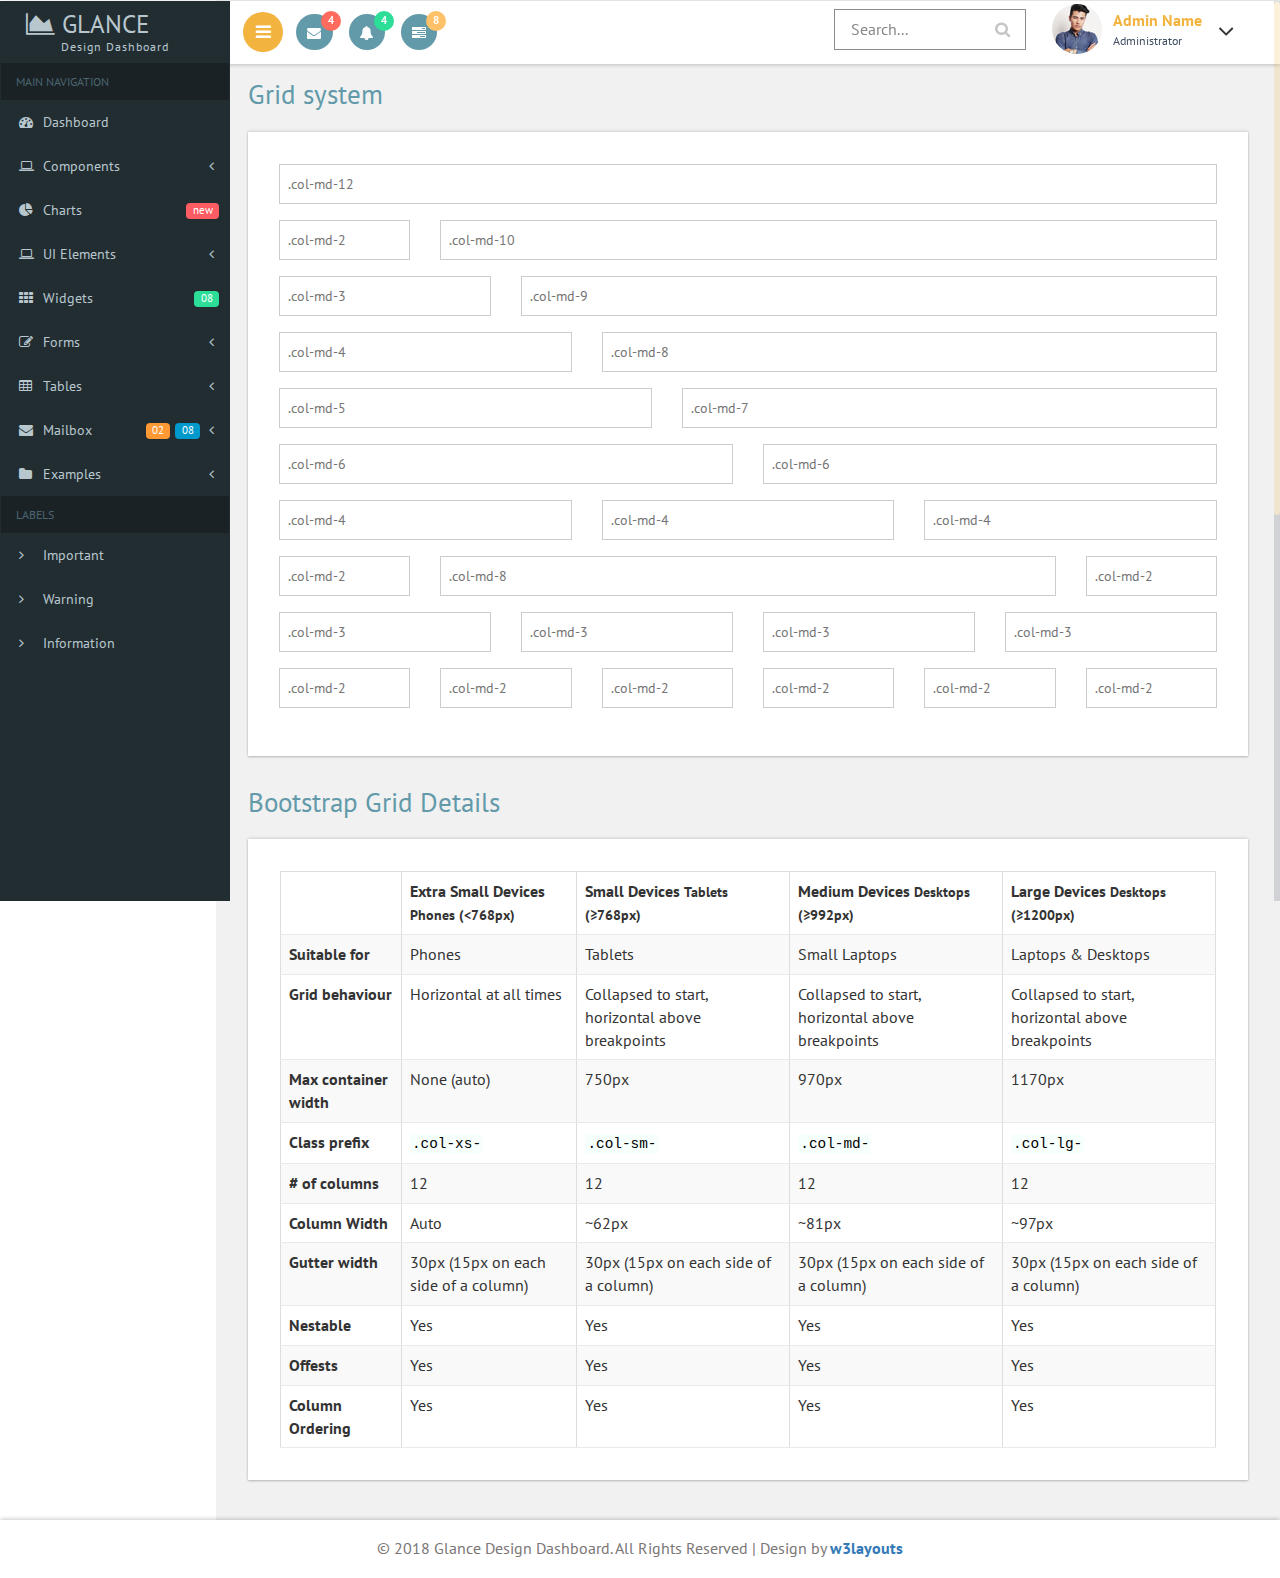
<file: Karaulians/Admin/grids.html>
<!--
Author: W3layouts
Author URL: http://w3layouts.com
License: Creative Commons Attribution 3.0 Unported
License URL: http://creativecommons.org/licenses/by/3.0/
-->
<!DOCTYPE HTML>
<html>
<head>
<title>Glance Design Dashboard an Admin Panel Category Flat Bootstrap Responsive Website Template | Grids :: w3layouts</title>
<meta name="viewport" content="width=device-width, initial-scale=1">
<meta http-equiv="Content-Type" content="text/html; charset=utf-8" />
<meta name="keywords" content="Glance Design Dashboard Responsive web template, Bootstrap Web Templates, Flat Web Templates, Android Compatible web template, 
SmartPhone Compatible web template, free WebDesigns for Nokia, Samsung, LG, SonyEricsson, Motorola web design" />
<script type="application/x-javascript"> addEventListener("load", function() { setTimeout(hideURLbar, 0); }, false); function hideURLbar(){ window.scrollTo(0,1); } </script>

<!-- Bootstrap Core CSS -->
<link href="css/bootstrap.css" rel='stylesheet' type='text/css' />

<!-- Custom CSS -->
<link href="css/style.css" rel='stylesheet' type='text/css' />

<!-- font-awesome icons CSS -->
<link href="css/font-awesome.css" rel="stylesheet"> 
<!-- //font-awesome icons CSS -->

 <!-- side nav css file -->
 <link href='css/SidebarNav.min.css' media='all' rel='stylesheet' type='text/css'/>
 <!-- side nav css file -->
 
 <!-- js-->
<script src="js/jquery-1.11.1.min.js"></script>
<script src="js/modernizr.custom.js"></script>

<!--webfonts-->
<link href="//fonts.googleapis.com/css?family=PT+Sans:400,400i,700,700i&amp;subset=cyrillic,cyrillic-ext,latin-ext" rel="stylesheet">
<!--//webfonts--> 

<!-- Metis Menu -->
<script src="js/metisMenu.min.js"></script>
<script src="js/custom.js"></script>
<link href="css/custom.css" rel="stylesheet">
<!--//Metis Menu -->

</head> 
<body class="cbp-spmenu-push">
	<div class="main-content">
	<div class="cbp-spmenu cbp-spmenu-vertical cbp-spmenu-left" id="cbp-spmenu-s1">
		<!--left-fixed -navigation-->
		<aside class="sidebar-left">
      <nav class="navbar navbar-inverse">
          <div class="navbar-header">
            <button type="button" class="navbar-toggle collapsed" data-toggle="collapse" data-target=".collapse" aria-expanded="false">
            <span class="sr-only">Toggle navigation</span>
            <span class="icon-bar"></span>
            <span class="icon-bar"></span>
            <span class="icon-bar"></span>
            </button>
            <h1><a class="navbar-brand" href="index.html"><span class="fa fa-area-chart"></span> Glance<span class="dashboard_text">Design dashboard</span></a></h1>
          </div>
          <div class="collapse navbar-collapse" id="bs-example-navbar-collapse-1">
            <ul class="sidebar-menu">
              <li class="header">MAIN NAVIGATION</li>
             <li class="treeview">
                <a href="index.html">
                <i class="fa fa-dashboard"></i> <span>Dashboard</span>
                </a>
              </li>
			  <li class="treeview">
                <a href="#">
                <i class="fa fa-laptop"></i>
                <span>Components</span>
                <i class="fa fa-angle-left pull-right"></i>
                </a>
                <ul class="treeview-menu">
                  <li><a href="grids.html"><i class="fa fa-angle-right"></i> Grids</a></li>
                  <li><a href="media.html"><i class="fa fa-angle-right"></i> Media Css</a></li>
                </ul>
              </li>
              <li class="treeview">
                <a href="charts.html">
                <i class="fa fa-pie-chart"></i>
                <span>Charts</span>
                <span class="label label-primary pull-right">new</span>
                </a>
              </li>
              <li class="treeview">
                <a href="#">
                <i class="fa fa-laptop"></i>
                <span>UI Elements</span>
                <i class="fa fa-angle-left pull-right"></i>
                </a>
                <ul class="treeview-menu">
                  <li><a href="general.html"><i class="fa fa-angle-right"></i> General</a></li>
                  <li><a href="icons.html"><i class="fa fa-angle-right"></i> Icons</a></li>
                  <li><a href="buttons.html"><i class="fa fa-angle-right"></i> Buttons</a></li>
                  <li><a href="typography.html"><i class="fa fa-angle-right"></i> Typography</a></li>
                </ul>
              </li>
			  <li>
                <a href="widgets.html">
                <i class="fa fa-th"></i> <span>Widgets</span>
                <small class="label pull-right label-info">08</small>
                </a>
              </li>
              <li class="treeview">
                <a href="#">
                <i class="fa fa-edit"></i> <span>Forms</span>
                <i class="fa fa-angle-left pull-right"></i>
                </a>
                <ul class="treeview-menu">
                  <li><a href="forms.html"><i class="fa fa-angle-right"></i> General Forms</a></li>
                  <li><a href="validation.html"><i class="fa fa-angle-right"></i> Form Validations</a></li>
                </ul>
              </li>
              <li class="treeview">
                <a href="#">
                <i class="fa fa-table"></i> <span>Tables</span>
                <i class="fa fa-angle-left pull-right"></i>
                </a>
                <ul class="treeview-menu">
                  <li><a href="tables.html"><i class="fa fa-angle-right"></i> Simple tables</a></li>
                </ul>
              </li>
              <li class="treeview">
                <a href="#">
                <i class="fa fa-envelope"></i> <span>Mailbox</span>
                <i class="fa fa-angle-left pull-right"></i><small class="label pull-right label-info1">08</small><span class="label label-primary1 pull-right">02</span></a>
                <ul class="treeview-menu">
                  <li><a href="inbox.html"><i class="fa fa-angle-right"></i> Mail Inbox</a></li>
                  <li><a href="compose.html"><i class="fa fa-angle-right"></i> Compose Mail </a></li>
                </ul>
              </li>
              <li class="treeview">
                <a href="#">
                <i class="fa fa-folder"></i> <span>Examples</span>
                <i class="fa fa-angle-left pull-right"></i>
                </a>
                <ul class="treeview-menu">
                  <li><a href="login.html"><i class="fa fa-angle-right"></i> Login</a></li>
                  <li><a href="signup.html"><i class="fa fa-angle-right"></i> Register</a></li>
                  <li><a href="404.html"><i class="fa fa-angle-right"></i> 404 Error</a></li>
                  <li><a href="500.html"><i class="fa fa-angle-right"></i> 500 Error</a></li>
                  <li><a href="blank-page.html"><i class="fa fa-angle-right"></i> Blank Page</a></li>
                </ul>
              </li>
              <li class="header">LABELS</li>
              <li><a href="#"><i class="fa fa-angle-right text-red"></i> <span>Important</span></a></li>
              <li><a href="#"><i class="fa fa-angle-right text-yellow"></i> <span>Warning</span></a></li>
              <li><a href="#"><i class="fa fa-angle-right text-aqua"></i> <span>Information</span></a></li>
            </ul>
          </div>
          <!-- /.navbar-collapse -->
      </nav>
    </aside>
	</div>
		<!--left-fixed -navigation-->
		
		<!-- header-starts -->
		<div class="sticky-header header-section ">
			<div class="header-left">
				
				<!--toggle button start-->
				<button id="showLeftPush"><i class="fa fa-bars"></i></button>
				<!--toggle button end-->
				<div class="profile_details_left"><!--notifications of menu start -->
					<ul class="nofitications-dropdown">
						<li class="dropdown head-dpdn">
							<a href="#" class="dropdown-toggle" data-toggle="dropdown" aria-expanded="false"><i class="fa fa-envelope"></i><span class="badge">4</span></a>
							<ul class="dropdown-menu">
								<li>
									<div class="notification_header">
										<h3>You have 3 new messages</h3>
									</div>
								</li>
								<li><a href="#">
								   <div class="user_img"><img src="images/1.jpg" alt=""></div>
								   <div class="notification_desc">
									<p>Lorem ipsum dolor amet</p>
									<p><span>1 hour ago</span></p>
									</div>
								   <div class="clearfix"></div>	
								</a></li>
								<li class="odd"><a href="#">
									<div class="user_img"><img src="images/4.jpg" alt=""></div>
								   <div class="notification_desc">
									<p>Lorem ipsum dolor amet </p>
									<p><span>1 hour ago</span></p>
									</div>
								  <div class="clearfix"></div>	
								</a></li>
								<li><a href="#">
								   <div class="user_img"><img src="images/3.jpg" alt=""></div>
								   <div class="notification_desc">
									<p>Lorem ipsum dolor amet </p>
									<p><span>1 hour ago</span></p>
									</div>
								   <div class="clearfix"></div>	
								</a></li>
								<li>
									<div class="notification_bottom">
										<a href="#">See all messages</a>
									</div> 
								</li>
							</ul>
						</li>
						<li class="dropdown head-dpdn">
							<a href="#" class="dropdown-toggle" data-toggle="dropdown" aria-expanded="false"><i class="fa fa-bell"></i><span class="badge blue">4</span></a>
							<ul class="dropdown-menu">
								<li>
									<div class="notification_header">
										<h3>You have 3 new notification</h3>
									</div>
								</li>
								<li><a href="#">
									<div class="user_img"><img src="images/4.jpg" alt=""></div>
								   <div class="notification_desc">
									<p>Lorem ipsum dolor amet</p>
									<p><span>1 hour ago</span></p>
									</div>
								  <div class="clearfix"></div>	
								 </a></li>
								 <li class="odd"><a href="#">
									<div class="user_img"><img src="images/1.jpg" alt=""></div>
								   <div class="notification_desc">
									<p>Lorem ipsum dolor amet </p>
									<p><span>1 hour ago</span></p>
									</div>
								   <div class="clearfix"></div>	
								 </a></li>
								 <li><a href="#">
									<div class="user_img"><img src="images/3.jpg" alt=""></div>
								   <div class="notification_desc">
									<p>Lorem ipsum dolor amet </p>
									<p><span>1 hour ago</span></p>
									</div>
								   <div class="clearfix"></div>	
								 </a></li>
								 <li>
									<div class="notification_bottom">
										<a href="#">See all notifications</a>
									</div> 
								</li>
							</ul>
						</li>	
						<li class="dropdown head-dpdn">
							<a href="#" class="dropdown-toggle" data-toggle="dropdown" aria-expanded="false"><i class="fa fa-tasks"></i><span class="badge blue1">8</span></a>
							<ul class="dropdown-menu">
								<li>
									<div class="notification_header">
										<h3>You have 8 pending task</h3>
									</div>
								</li>
								<li><a href="#">
									<div class="task-info">
										<span class="task-desc">Database update</span><span class="percentage">40%</span>
										<div class="clearfix"></div>	
									</div>
									<div class="progress progress-striped active">
										<div class="bar yellow" style="width:40%;"></div>
									</div>
								</a></li>
								<li><a href="#">
									<div class="task-info">
										<span class="task-desc">Dashboard done</span><span class="percentage">90%</span>
									   <div class="clearfix"></div>	
									</div>
									<div class="progress progress-striped active">
										 <div class="bar green" style="width:90%;"></div>
									</div>
								</a></li>
								<li><a href="#">
									<div class="task-info">
										<span class="task-desc">Mobile App</span><span class="percentage">33%</span>
										<div class="clearfix"></div>	
									</div>
								   <div class="progress progress-striped active">
										 <div class="bar red" style="width: 33%;"></div>
									</div>
								</a></li>
								<li><a href="#">
									<div class="task-info">
										<span class="task-desc">Issues fixed</span><span class="percentage">80%</span>
									   <div class="clearfix"></div>	
									</div>
									<div class="progress progress-striped active">
										 <div class="bar  blue" style="width: 80%;"></div>
									</div>
								</a></li>
								<li>
									<div class="notification_bottom">
										<a href="#">See all pending tasks</a>
									</div> 
								</li>
							</ul>
						</li>	
					</ul>
					<div class="clearfix"> </div>
				</div>
				<!--notification menu end -->
				<div class="clearfix"> </div>
			</div>
			<div class="header-right">
				
				
				<!--search-box-->
				<div class="search-box">
					<form class="input">
						<input class="sb-search-input input__field--madoka" placeholder="Search..." type="search" id="input-31" />
						<label class="input__label" for="input-31">
							<svg class="graphic" width="100%" height="100%" viewBox="0 0 404 77" preserveAspectRatio="none">
								<path d="m0,0l404,0l0,77l-404,0l0,-77z"/>
							</svg>
						</label>
					</form>
				</div><!--//end-search-box-->
				
				<div class="profile_details">		
					<ul>
						<li class="dropdown profile_details_drop">
							<a href="#" class="dropdown-toggle" data-toggle="dropdown" aria-expanded="false">
								<div class="profile_img">	
									<span class="prfil-img"><img src="images/2.jpg" alt=""> </span> 
									<div class="user-name">
										<p>Admin Name</p>
										<span>Administrator</span>
									</div>
									<i class="fa fa-angle-down lnr"></i>
									<i class="fa fa-angle-up lnr"></i>
									<div class="clearfix"></div>	
								</div>	
							</a>
							<ul class="dropdown-menu drp-mnu">
								<li> <a href="#"><i class="fa fa-cog"></i> Settings</a> </li> 
								<li> <a href="#"><i class="fa fa-user"></i> My Account</a> </li>
								<li> <a href="#"><i class="fa fa-suitcase"></i> Profile</a> </li> 
								<li> <a href="#"><i class="fa fa-sign-out"></i> Logout</a> </li>
							</ul>
						</li>
					</ul>
				</div>
				<div class="clearfix"> </div>				
			</div>
			<div class="clearfix"> </div>	
		</div>
		<!-- //header-ends -->
		<!-- main content start-->
		<div id="page-wrapper">
			<div class="main-page">
				<h2 class="title1">Grid system</h2>
				<div class="grids widget-shadow">
					<div class="form-group">
						<div class="row">
							<div class="col-md-12">
								<input type="text" class="form-control1" placeholder=".col-md-12">
							</div>
							<div class="clearfix"> </div>
						</div>
					</div>
					<div class="form-group">
						<div class="row">
							<div class="col-md-2 grid_box1">
								<input type="text" class="form-control1" placeholder=".col-md-2">
							</div>
							<div class="col-md-10">
								<input type="text" class="form-control1" placeholder=".col-md-10">
							</div>
							<div class="clearfix"> </div>
						</div>
					</div>
					<div class="form-group">
						<div class="row">
							<div class="col-md-3 grid_box1">
								<input type="text" class="form-control1" placeholder=".col-md-3">
							</div>
							<div class="col-md-9">
								<input type="text" class="form-control1" placeholder=".col-md-9">
							</div>
							<div class="clearfix"> </div>
						</div>
					</div>
					<div class="form-group">
						<div class="row">
							<div class="col-md-4 grid_box1">
								<input type="text" class="form-control1" placeholder=".col-md-4">
							</div>
							<div class="col-md-8">
								<input type="text" class="form-control1" placeholder=".col-md-8">
							</div>
							<div class="clearfix"> </div>
						</div>
					</div>	
					<div class="form-group">
						<div class="row">
							<div class="col-md-5 grid_box1">
								<input type="text" class="form-control1" placeholder=".col-md-5">
							</div>
							<div class="col-md-7">
								<input type="text" class="form-control1" placeholder=".col-md-7">
							</div>
							<div class="clearfix"> </div>
						</div>
					</div>
					<div class="form-group">
						<div class="row">
							<div class="col-md-6 grid_box1">
								<input type="text" class="form-control1" placeholder=".col-md-6">
							</div>
							<div class="col-md-6">
								<input type="text" class="form-control1" placeholder=".col-md-6">
							</div>
							<div class="clearfix"> </div>
						</div>
					</div>	
					<div class="form-group">
						<div class="row">
							<div class="col-md-4 grid_box1">
								<input type="text" class="form-control1" placeholder=".col-md-4">
							</div>
							<div class="col-md-4 grid_box1">
								<input type="text" class="form-control1" placeholder=".col-md-4">
							</div>
							<div class="col-md-4">
								<input type="text" class="form-control1" placeholder=".col-md-4">
							</div>
							<div class="clearfix"> </div>
						</div>
					</div>	
					<div class="form-group">
						<div class="row">
							<div class="col-md-2 grid_box1">
								<input type="text" class="form-control1" placeholder=".col-md-2">
							</div>
							<div class="col-md-8 grid_box1">
								<input type="text" class="form-control1" placeholder=".col-md-8">
							</div>
							<div class="col-md-2">
								<input type="text" class="form-control1" placeholder=".col-md-2">
							</div>
							<div class="clearfix"> </div>
						</div>
					</div>	
					<div class="form-group">
						<div class="row">
							<div class="col-md-3 grid_box1">
								<input type="text" class="form-control1" placeholder=".col-md-3">
							</div>
							<div class="col-md-3 grid_box1">
								<input type="text" class="form-control1" placeholder=".col-md-3">
							</div>
							<div class="col-md-3 grid_box1">
								<input type="text" class="form-control1" placeholder=".col-md-3">
							</div>
							<div class="col-md-3">
								<input type="text" class="form-control1" placeholder=".col-md-3">
							</div>
							<div class="clearfix"> </div>
						</div>
					</div>	
					<div class="form-group mb-n">
						<div class="row">
							<div class="col-md-2 grid_box1">
								<input type="text" class="form-control1" placeholder=".col-md-2">
							</div>
							<div class="col-md-2 grid_box1">
								<input type="text" class="form-control1" placeholder=".col-md-2">
							</div>
							<div class="col-md-2 grid_box1">
								<input type="text" class="form-control1" placeholder=".col-md-2">
							</div>
							<div class="col-md-2 grid_box1">
								<input type="text" class="form-control1" placeholder=".col-md-2">
							</div>
							<div class="col-md-2 grid_box1">
								<input type="text" class="form-control1" placeholder=".col-md-2">
							</div>
							<div class="col-md-2">
								<input type="text" class="form-control1" placeholder=".col-md-2">
							</div>
							<div class="clearfix"> </div>
						</div>
					</div>	
				</div>
				<h3 class="title1">Bootstrap Grid Details</h3>
				<div class="grid-bottom widget-shadow">
					<table class="table table-bordered table-striped no-margin grd_tble">
						<thead>
							<tr>
								<th></th>
								<th>
									Extra small devices
									<small>Phones (&lt;768px)</small>
								</th>
								<th>
									Small devices
									<small>Tablets (≥768px)</small>
								</th>
								<th>
									Medium devices
									<small>Desktops (≥992px)</small>
								</th>
								<th>
									Large devices
									<small>Desktops (≥1200px)</small>
								</th>
							</tr>
						</thead>
						<tbody>
							<tr>
								<th>Suitable for</th>
								<td>Phones</td>
								<td>Tablets</td>
								<td>Small Laptops</td>
								<td>Laptops & Desktops</td>
							</tr>
							<tr>
								<th>Grid behaviour</th>
								<td>Horizontal at all times</td>
								<td>Collapsed to start, horizontal above breakpoints</td>
								<td>Collapsed to start, horizontal above breakpoints</td>
								<td>Collapsed to start, horizontal above breakpoints</td>
							</tr>
							<tr>
								<th>Max container width</th>
								<td>None (auto)</td>
								<td>750px</td>
								<td>970px</td>
								<td>1170px</td>
							</tr>
							<tr>
								<th>Class prefix</th>
								<td><code>.col-xs-</code></td>
								<td><code>.col-sm-</code></td>
								<td><code>.col-md-</code></td>
								<td><code>.col-lg-</code></td>
							</tr>
							<tr>
								<th># of columns</th>
								<td >12</td>
								<td >12</td>
								<td >12</td>
								<td >12</td>
							</tr>
							<tr>
								<th>Column Width</th>
								<td>Auto</td>
								<td>~62px</td>
								<td>~81px</td>
								<td>~97px</td>
							</tr>
							<tr>
								<th>Gutter width</th>
								<td>30px (15px on each side of a column)</td>
								<td>30px (15px on each side of a column)</td>
								<td>30px (15px on each side of a column)</td>
								<td>30px (15px on each side of a column)</td>
							</tr>
							<tr>
								<th>Nestable</th>
								<td>Yes</td>
								<td>Yes</td>
								<td>Yes</td>
								<td>Yes</td>
							</tr>
							<tr>
								<th>Offests</th>
								<td>Yes</td>
								<td>Yes</td>
								<td>Yes</td>
								<td>Yes</td>
							</tr>
							<tr>
								<th>Column Ordering</th>
								<td>Yes</td>
								<td>Yes</td>
								<td>Yes</td>
								<td>Yes</td>
							</tr>
						</tbody>
					</table>
				</div>
			</div>
		</div>
		<!--footer-->
		<div class="footer">
		   <p>&copy; 2018 Glance Design Dashboard. All Rights Reserved | Design by <a href="https://w3layouts.com/" target="_blank">w3layouts</a></p>		</div>
        <!--//footer-->
	</div>
	
	<!-- side nav js -->
	<script src='js/SidebarNav.min.js' type='text/javascript'></script>
	<script>
      $('.sidebar-menu').SidebarNav()
    </script>
	<!-- //side nav js -->
	
	<!-- Classie --><!-- for toggle left push menu script -->
		<script src="js/classie.js"></script>
		<script>
			var menuLeft = document.getElementById( 'cbp-spmenu-s1' ),
				showLeftPush = document.getElementById( 'showLeftPush' ),
				body = document.body;
				
			showLeftPush.onclick = function() {
				classie.toggle( this, 'active' );
				classie.toggle( body, 'cbp-spmenu-push-toright' );
				classie.toggle( menuLeft, 'cbp-spmenu-open' );
				disableOther( 'showLeftPush' );
			};
			
			function disableOther( button ) {
				if( button !== 'showLeftPush' ) {
					classie.toggle( showLeftPush, 'disabled' );
				}
			}
		</script>
	<!-- //Classie --><!-- //for toggle left push menu script -->
		
	<!--scrolling js-->
	<script src="js/jquery.nicescroll.js"></script>
	<script src="js/scripts.js"></script>
	<!--//scrolling js-->
	
	<!-- Bootstrap Core JavaScript -->
   <script src="js/bootstrap.js"> </script>
   
</body>
</html>
</file>
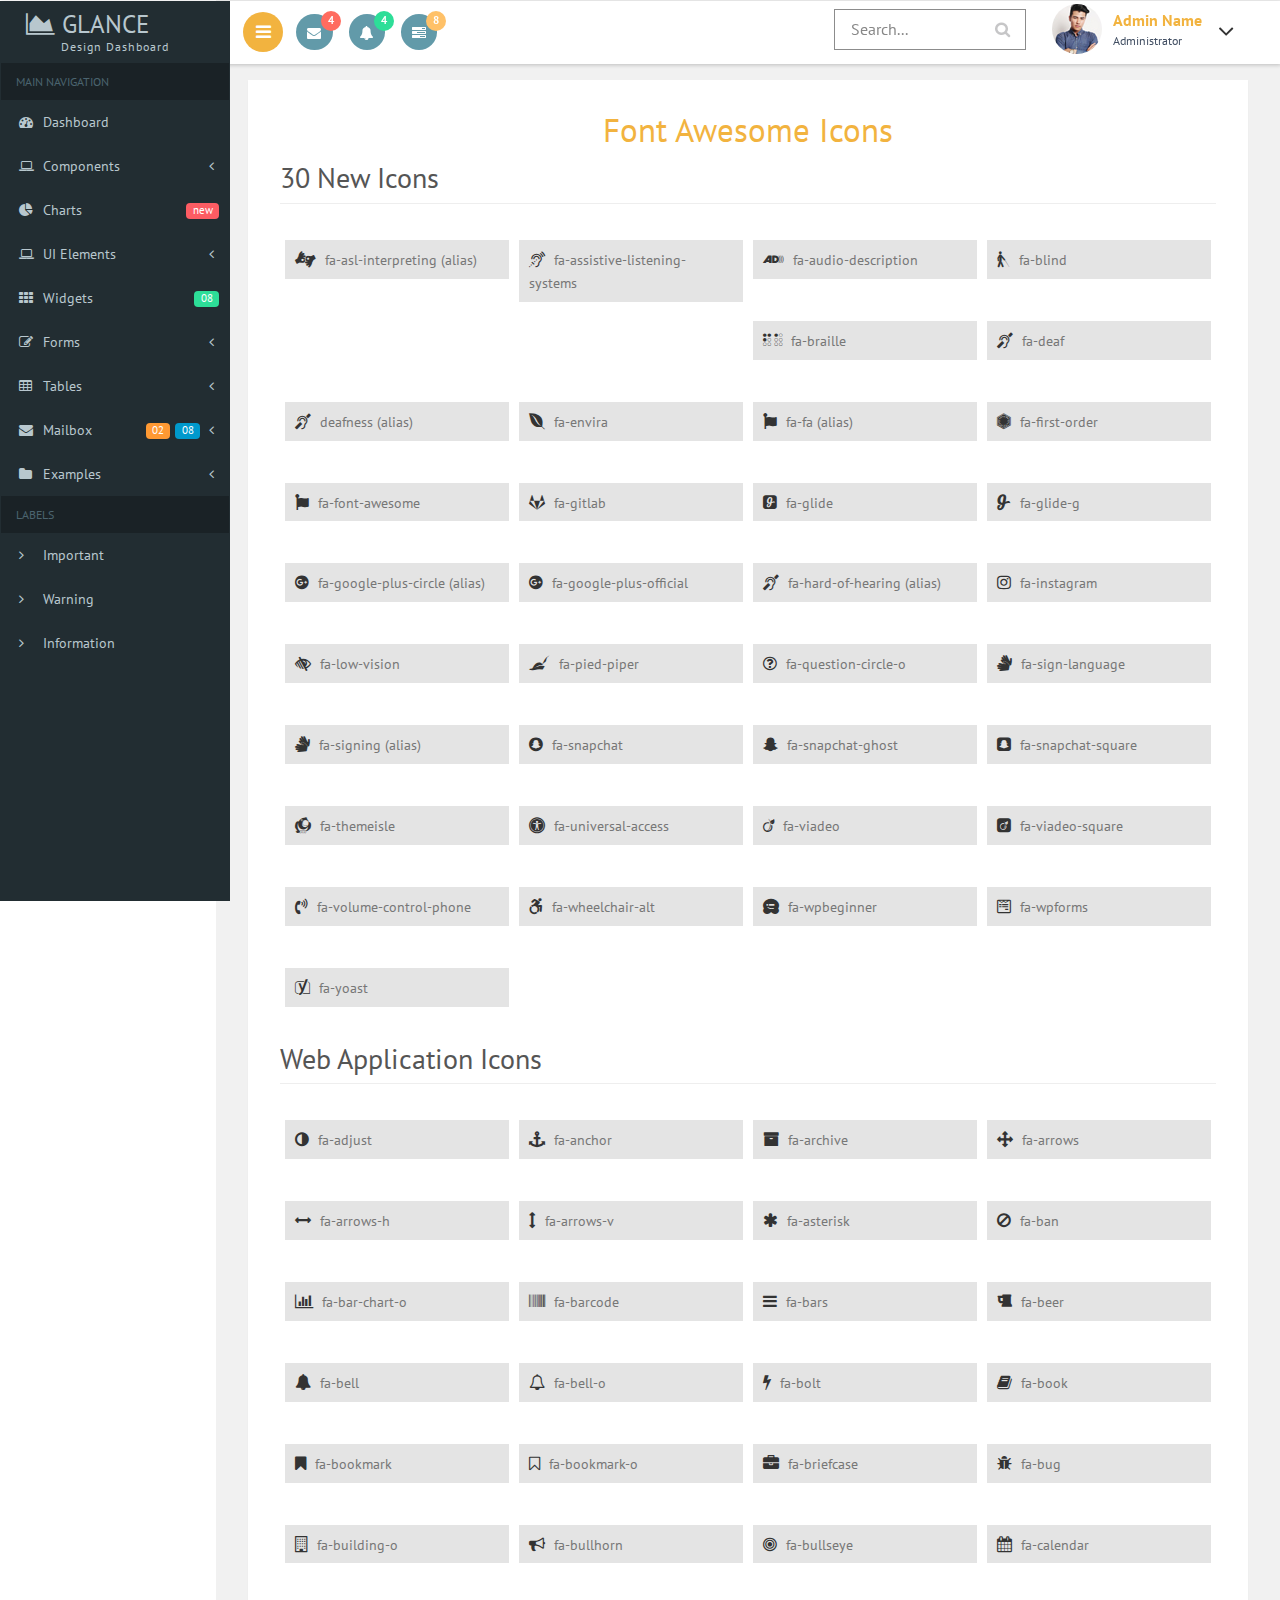
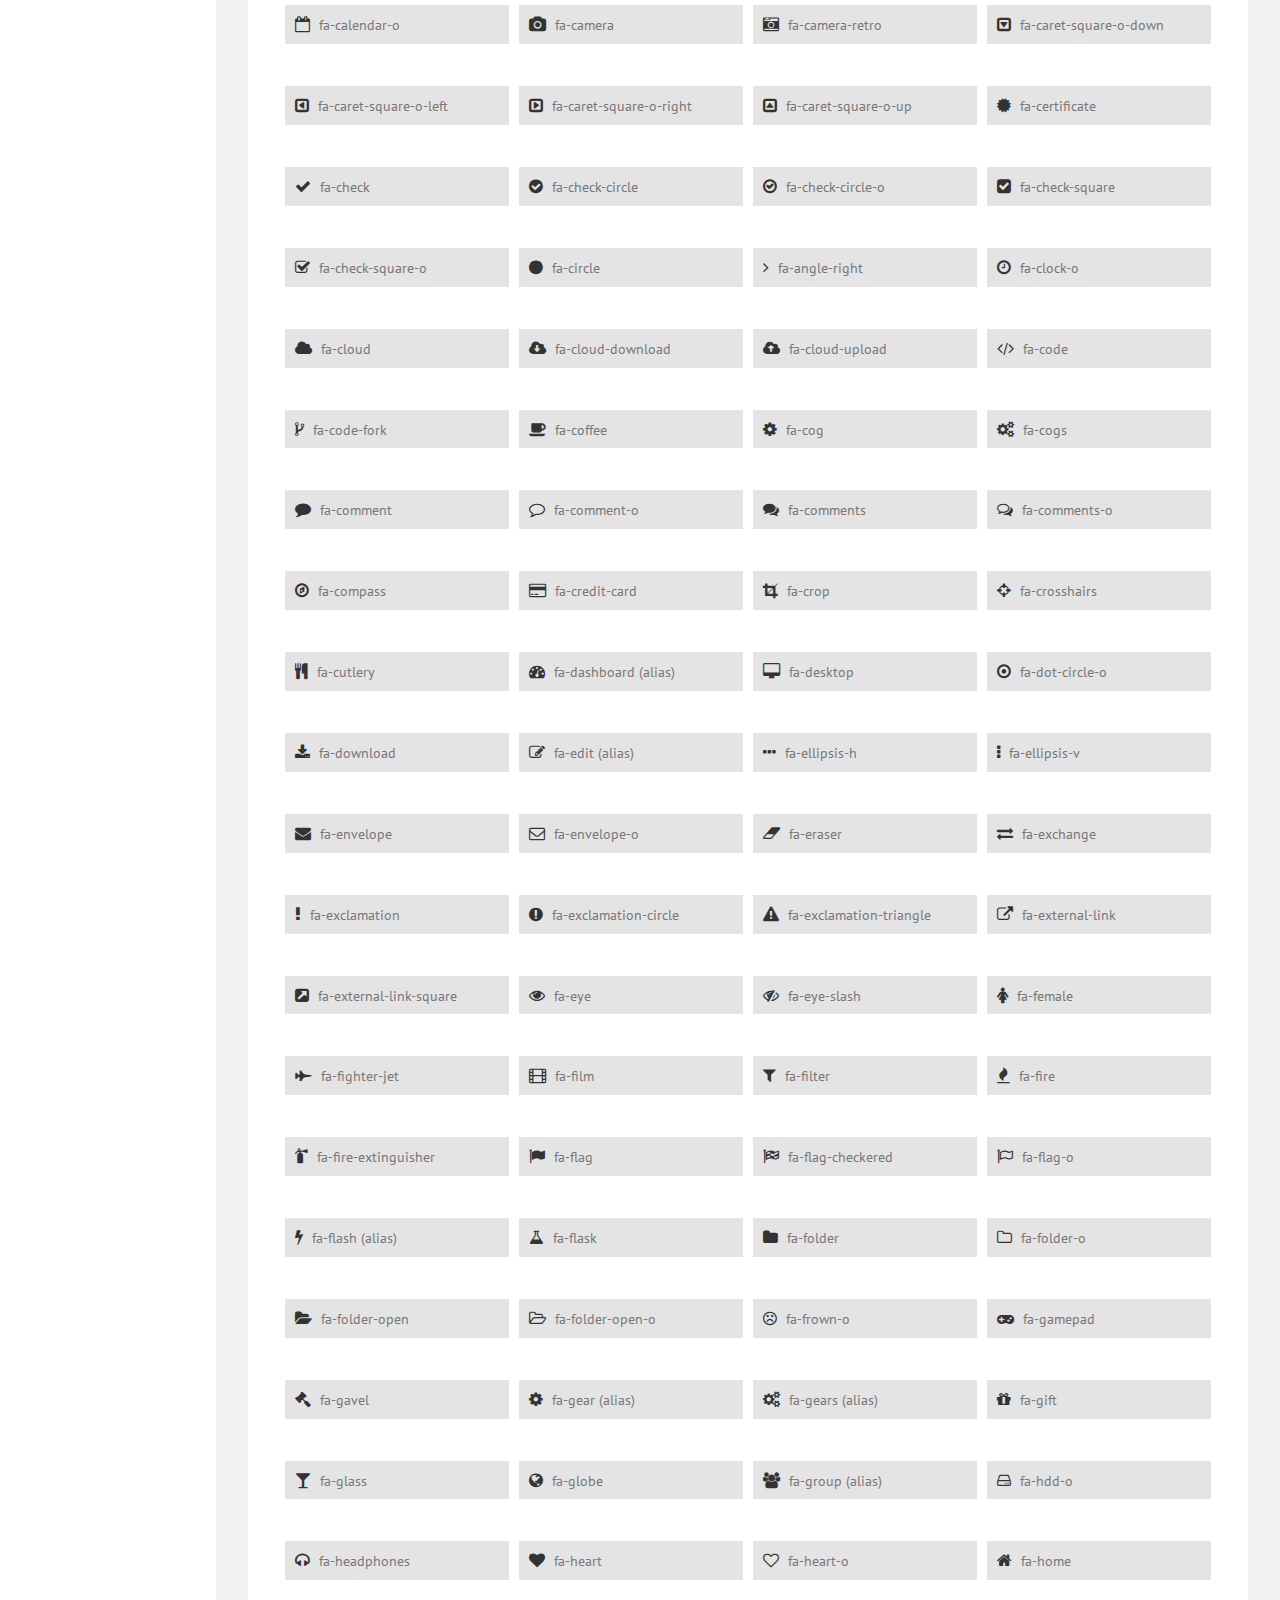
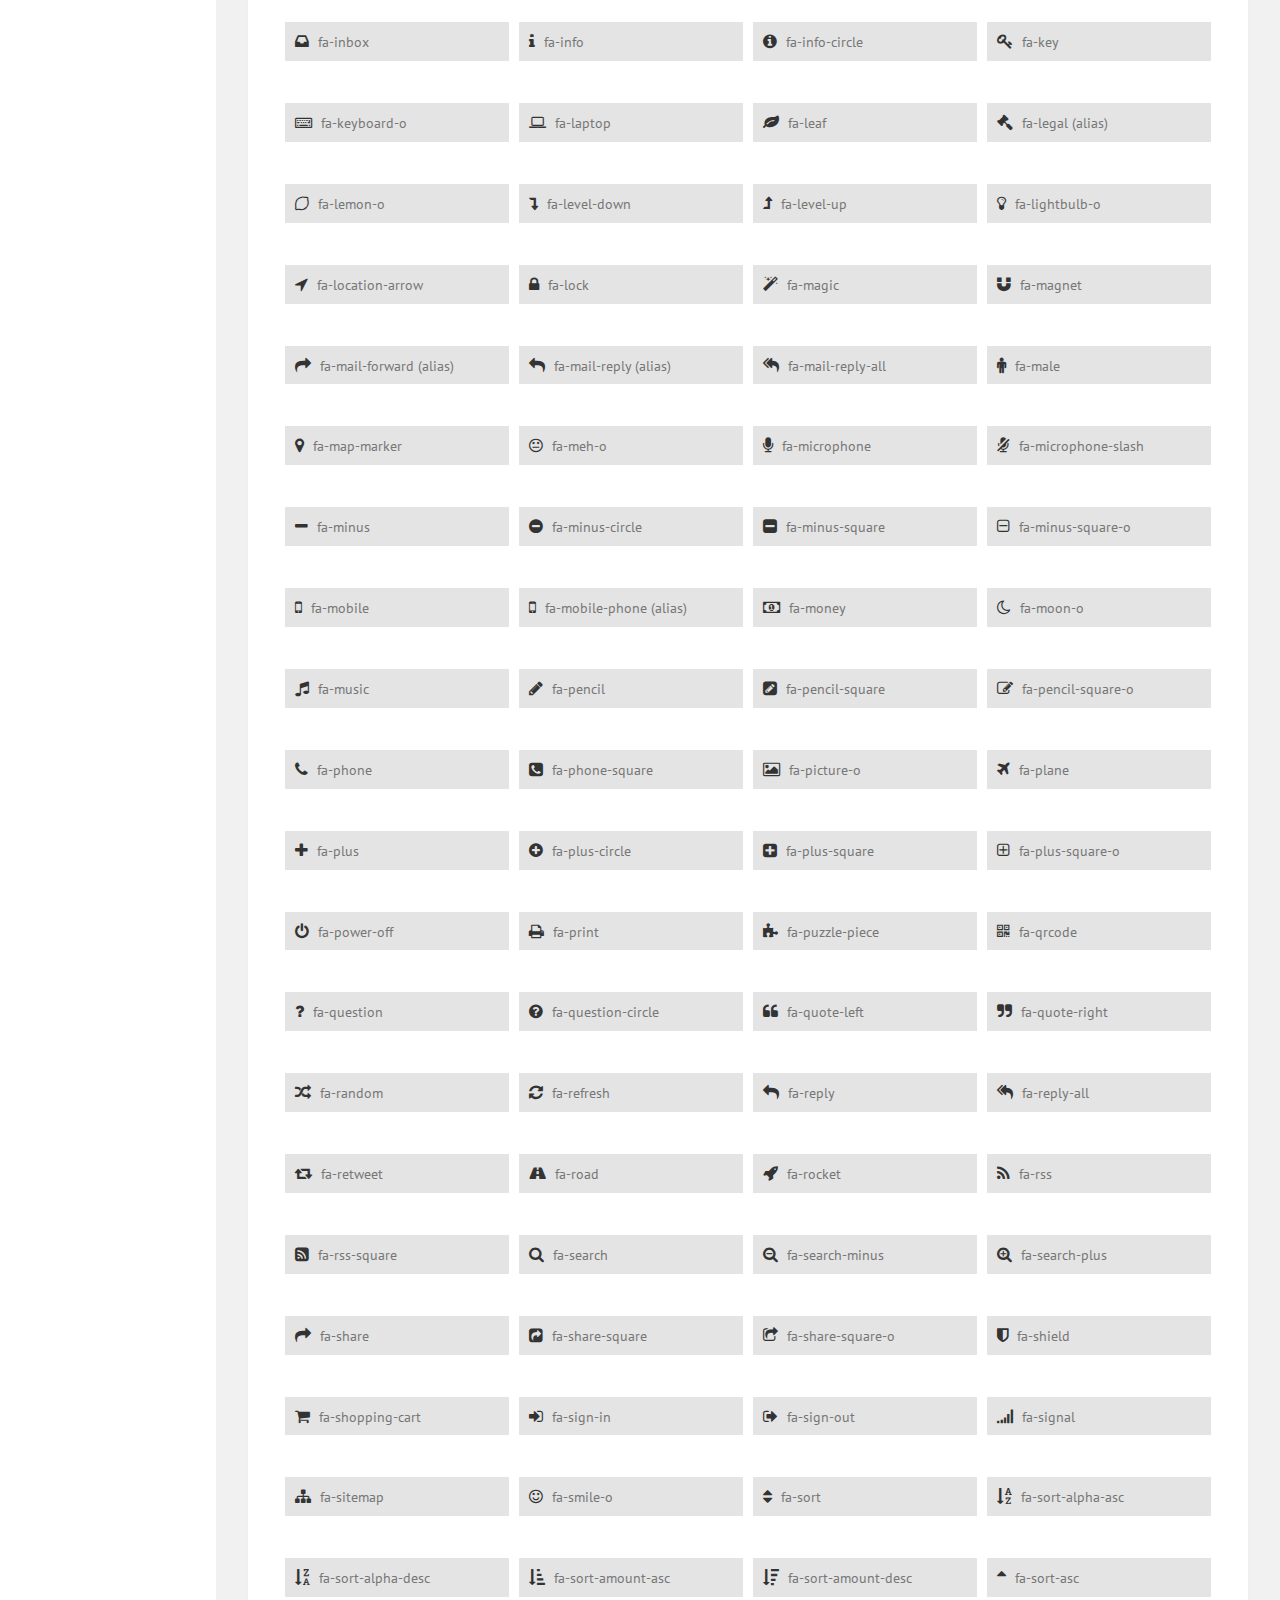
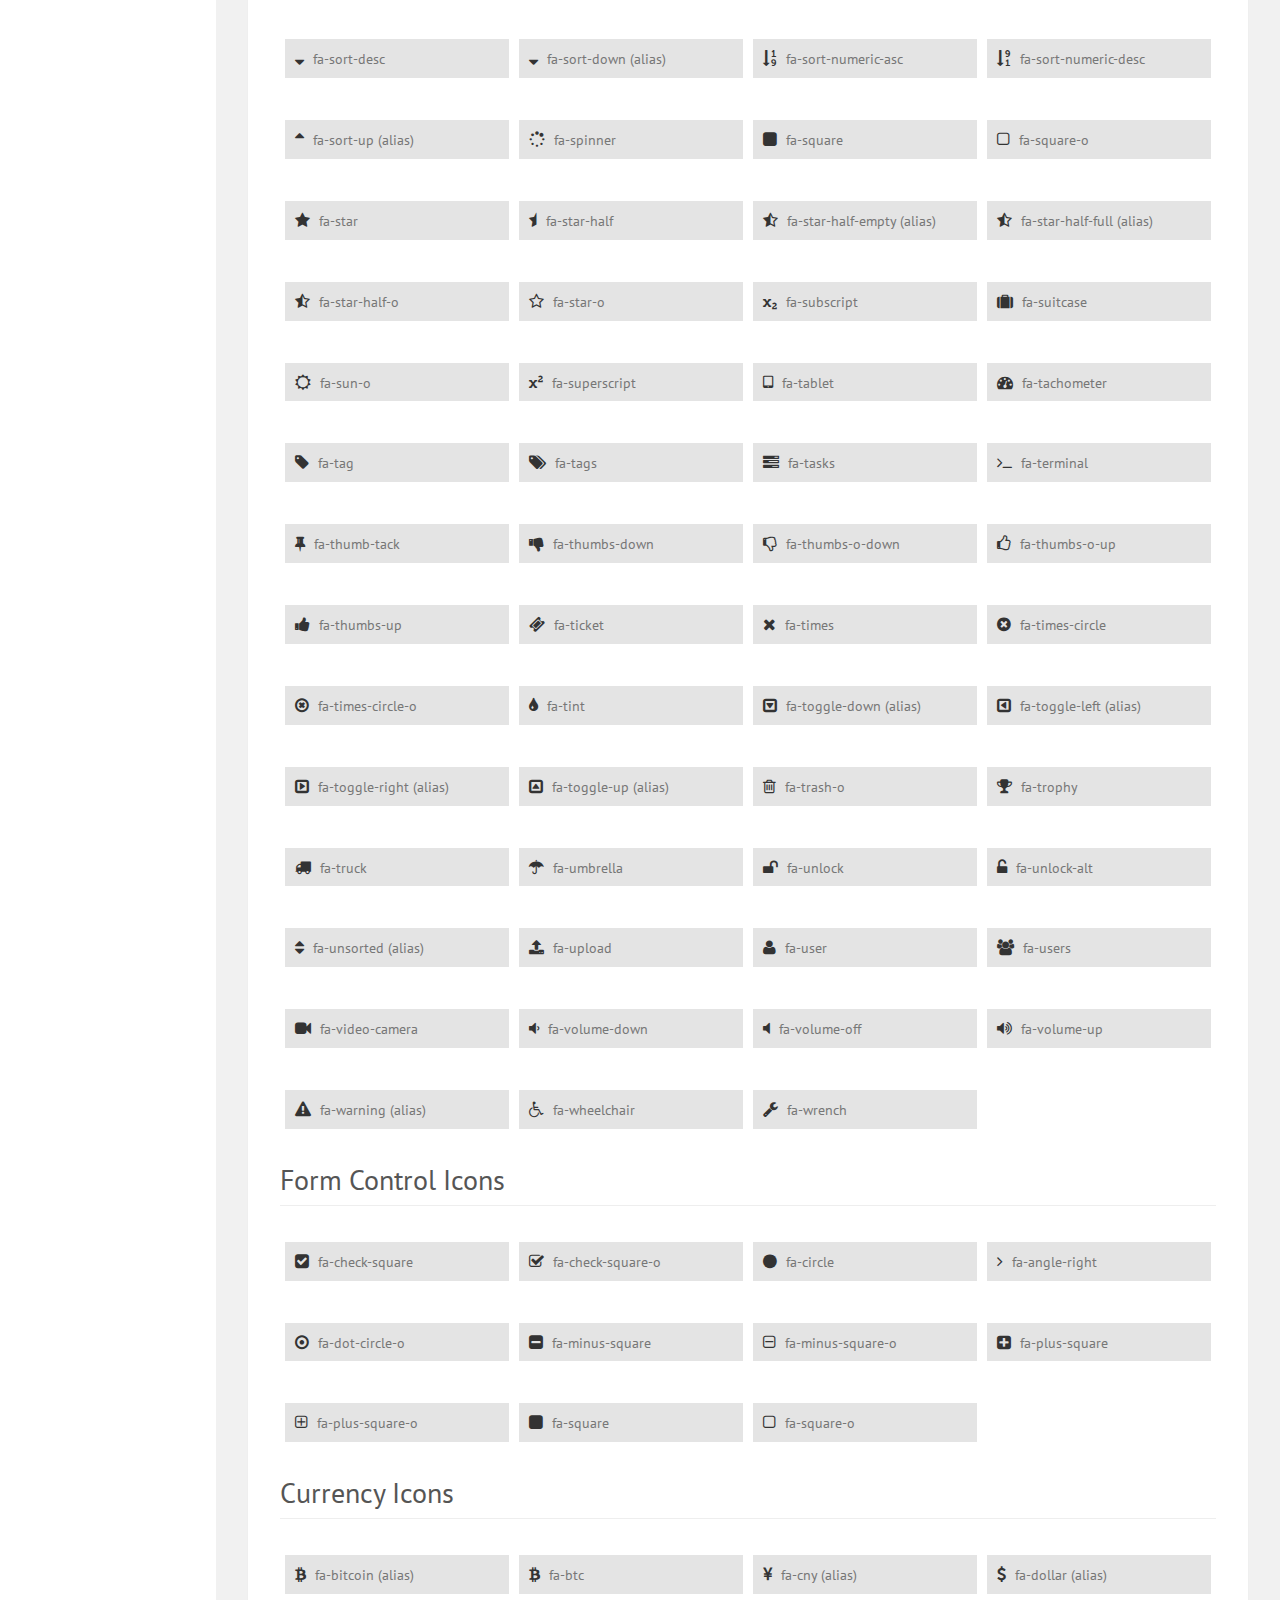
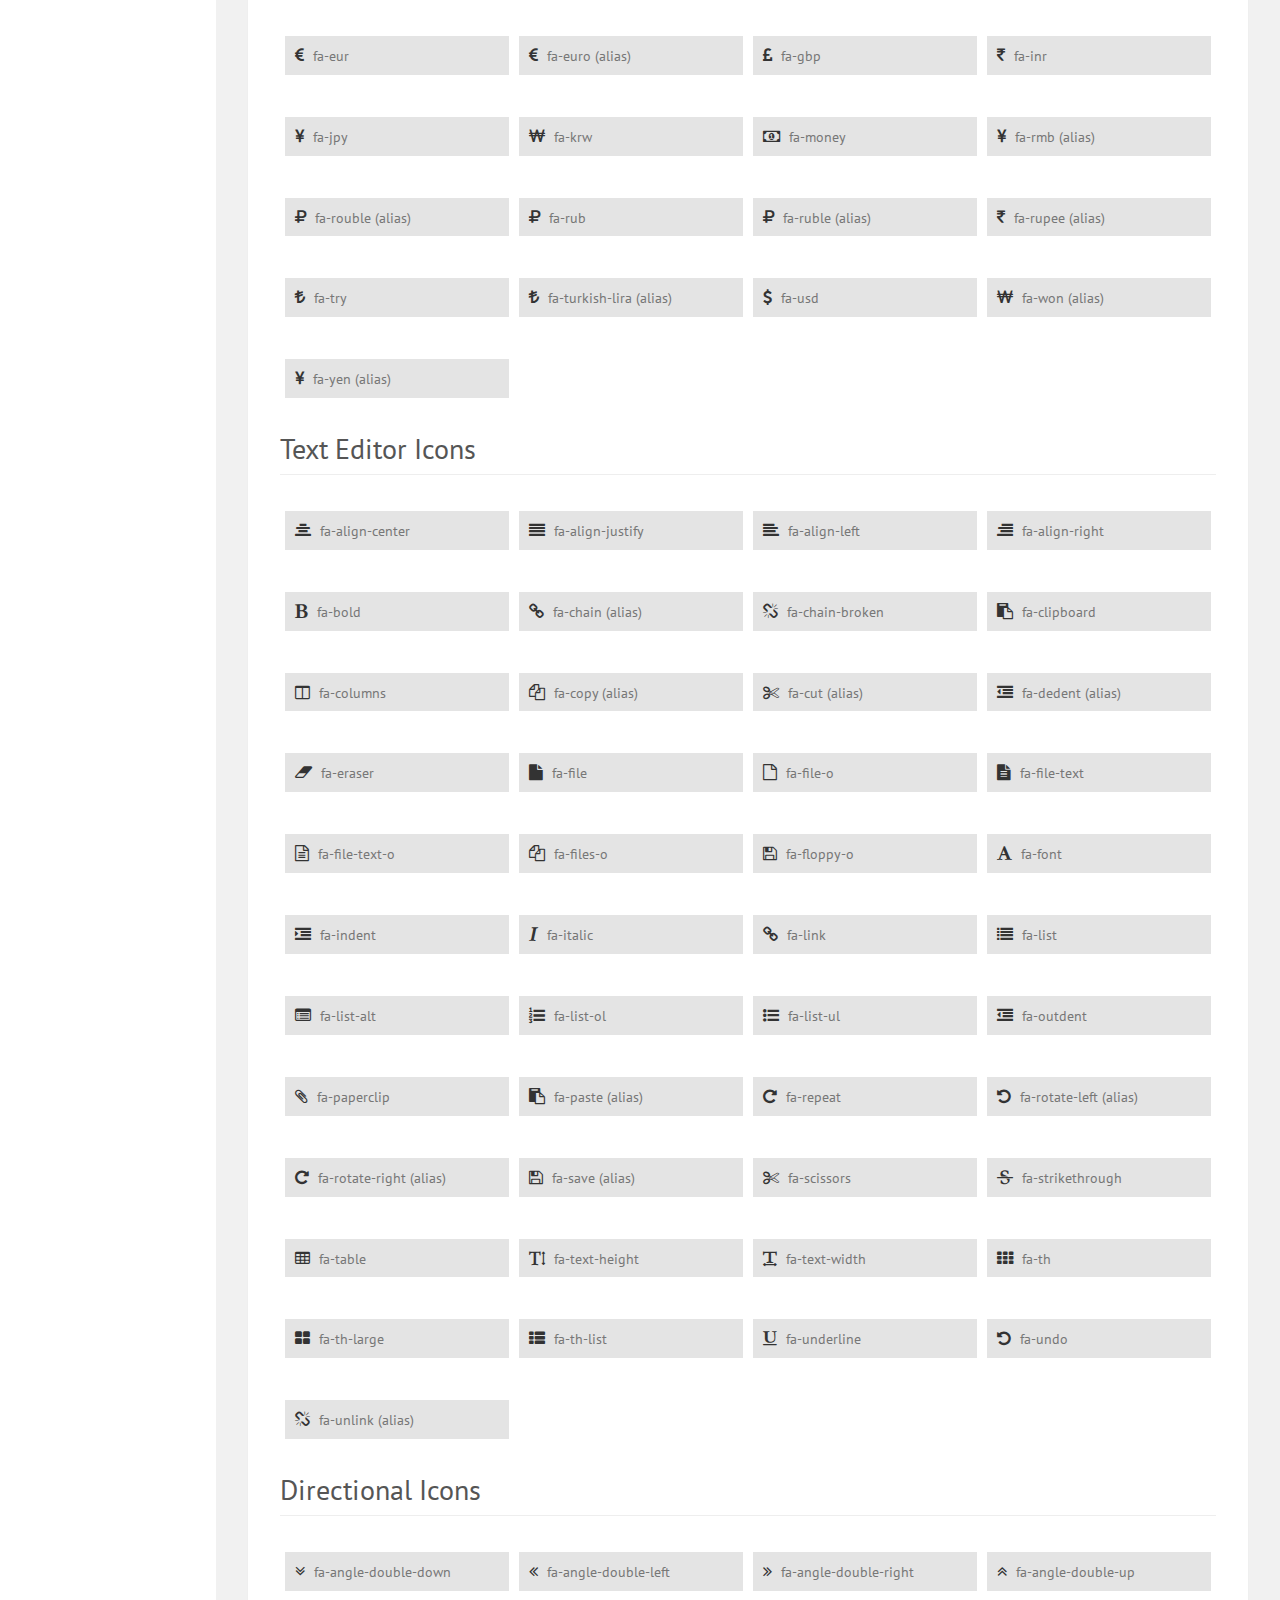
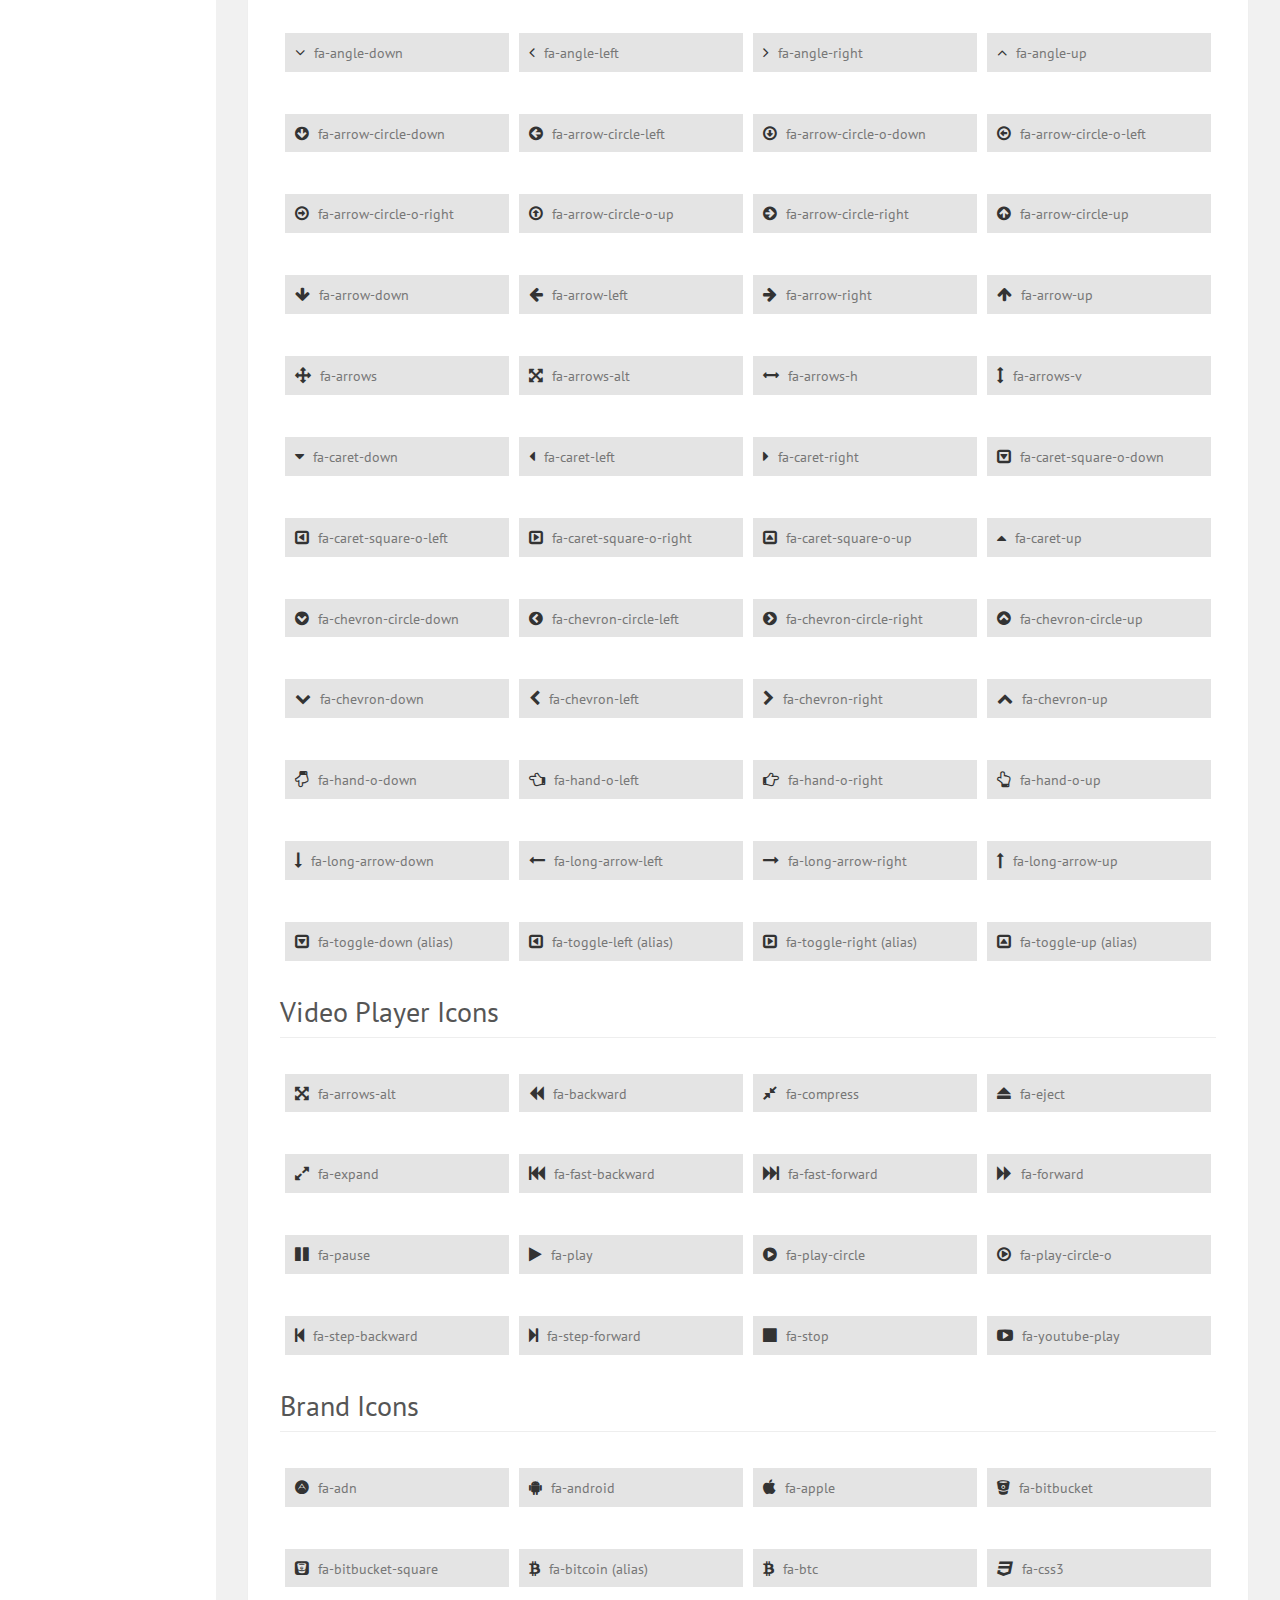
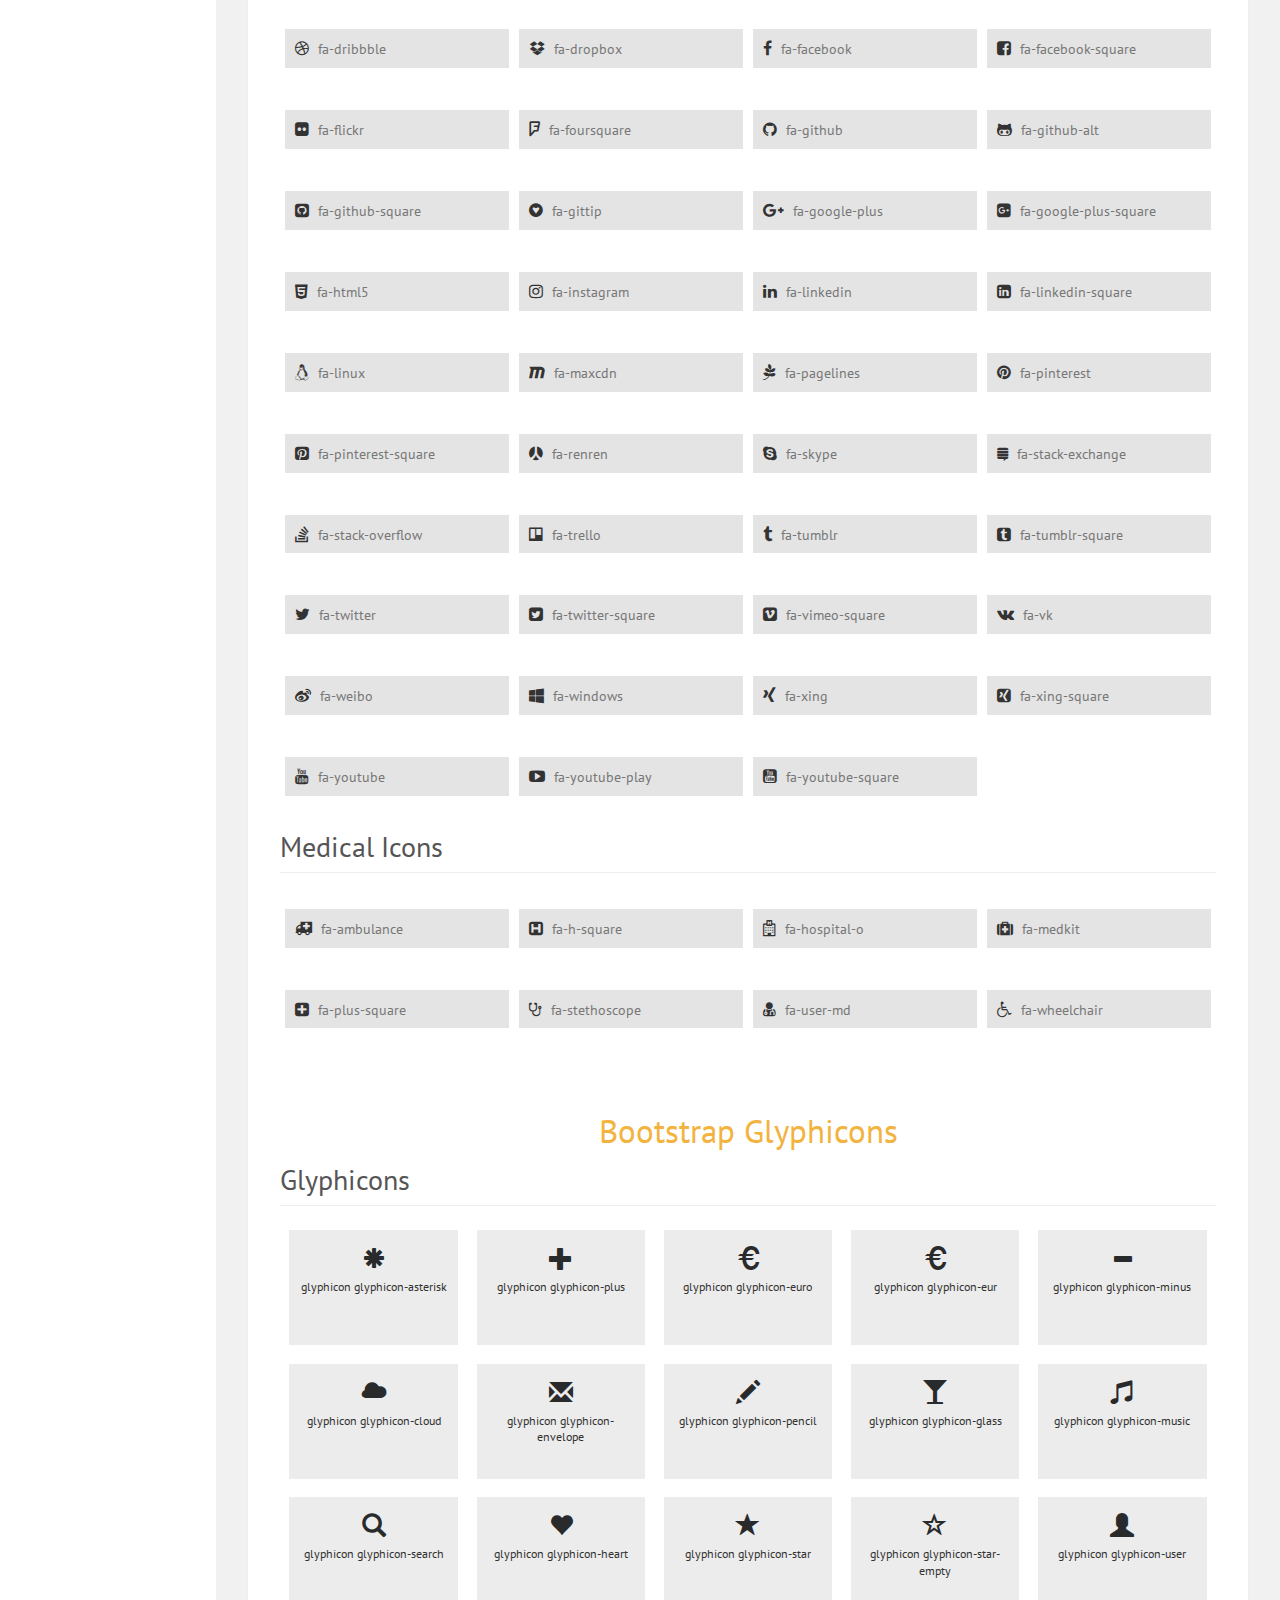
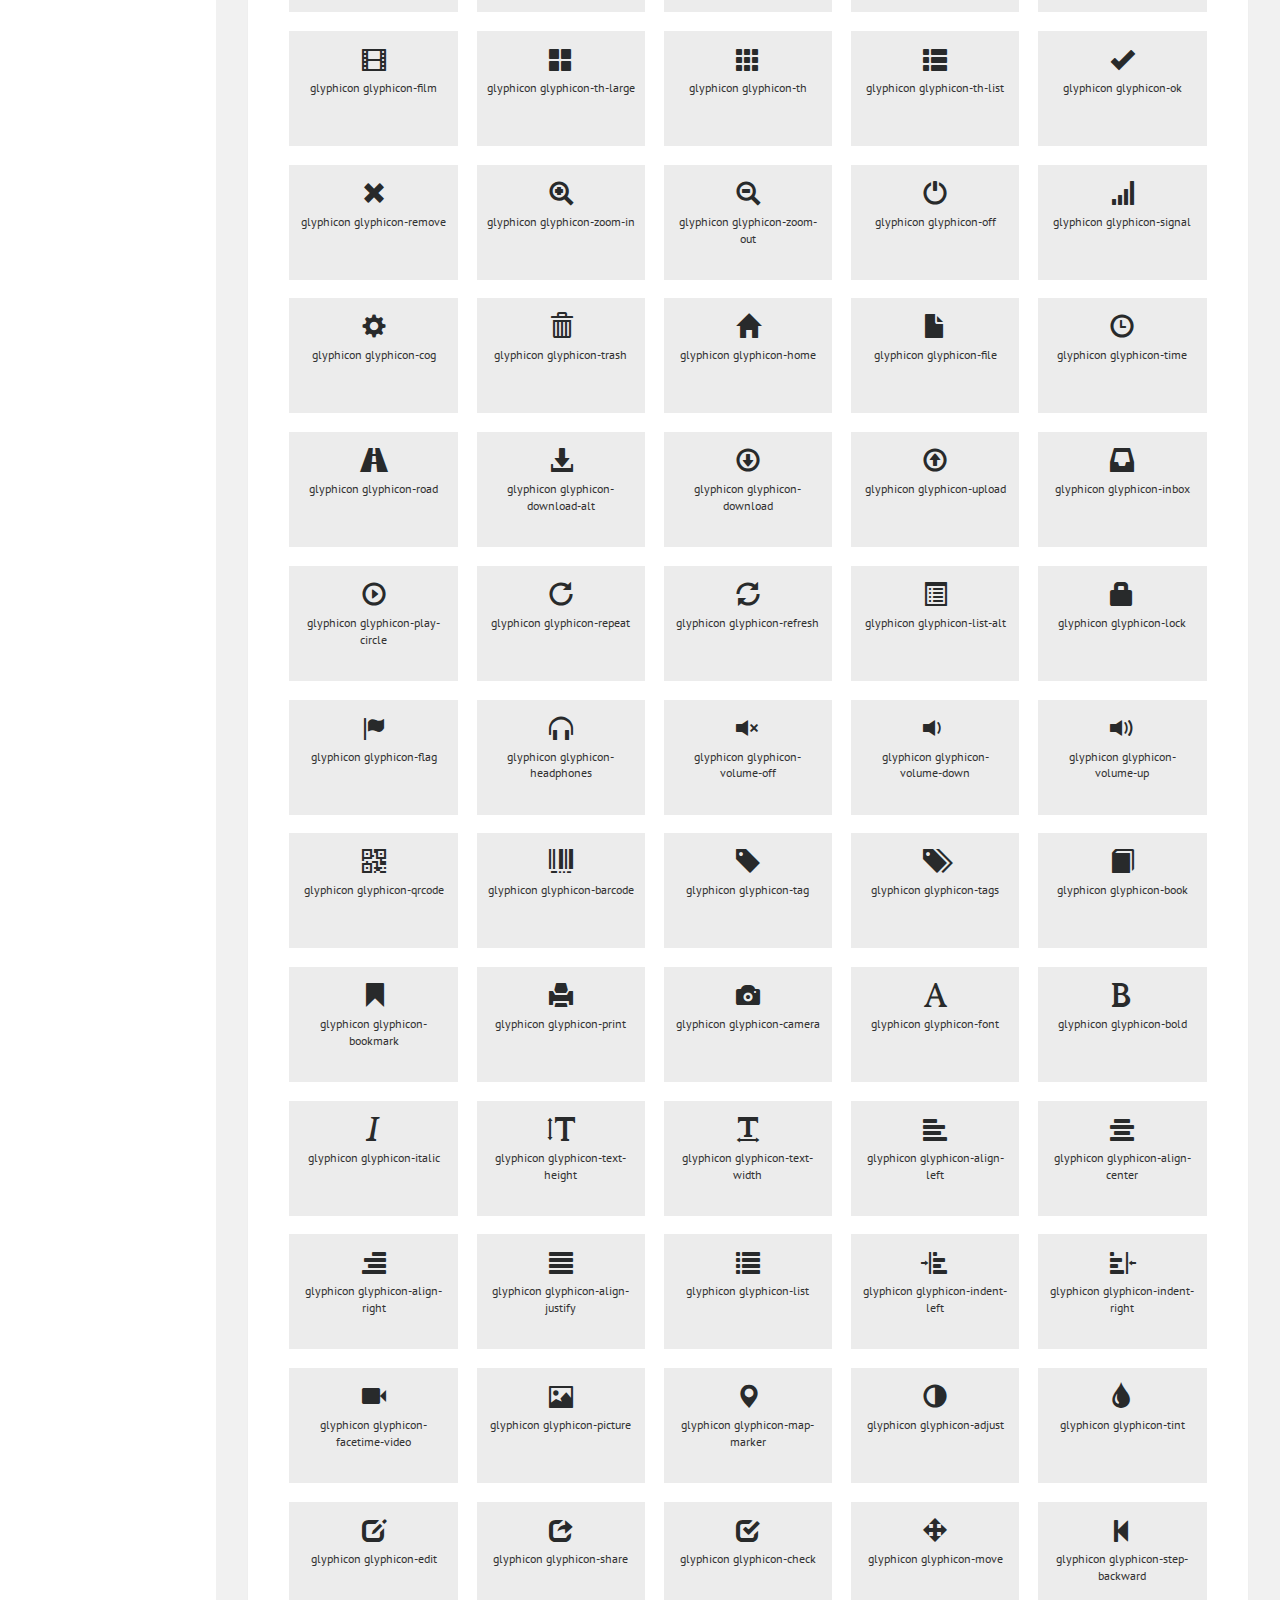
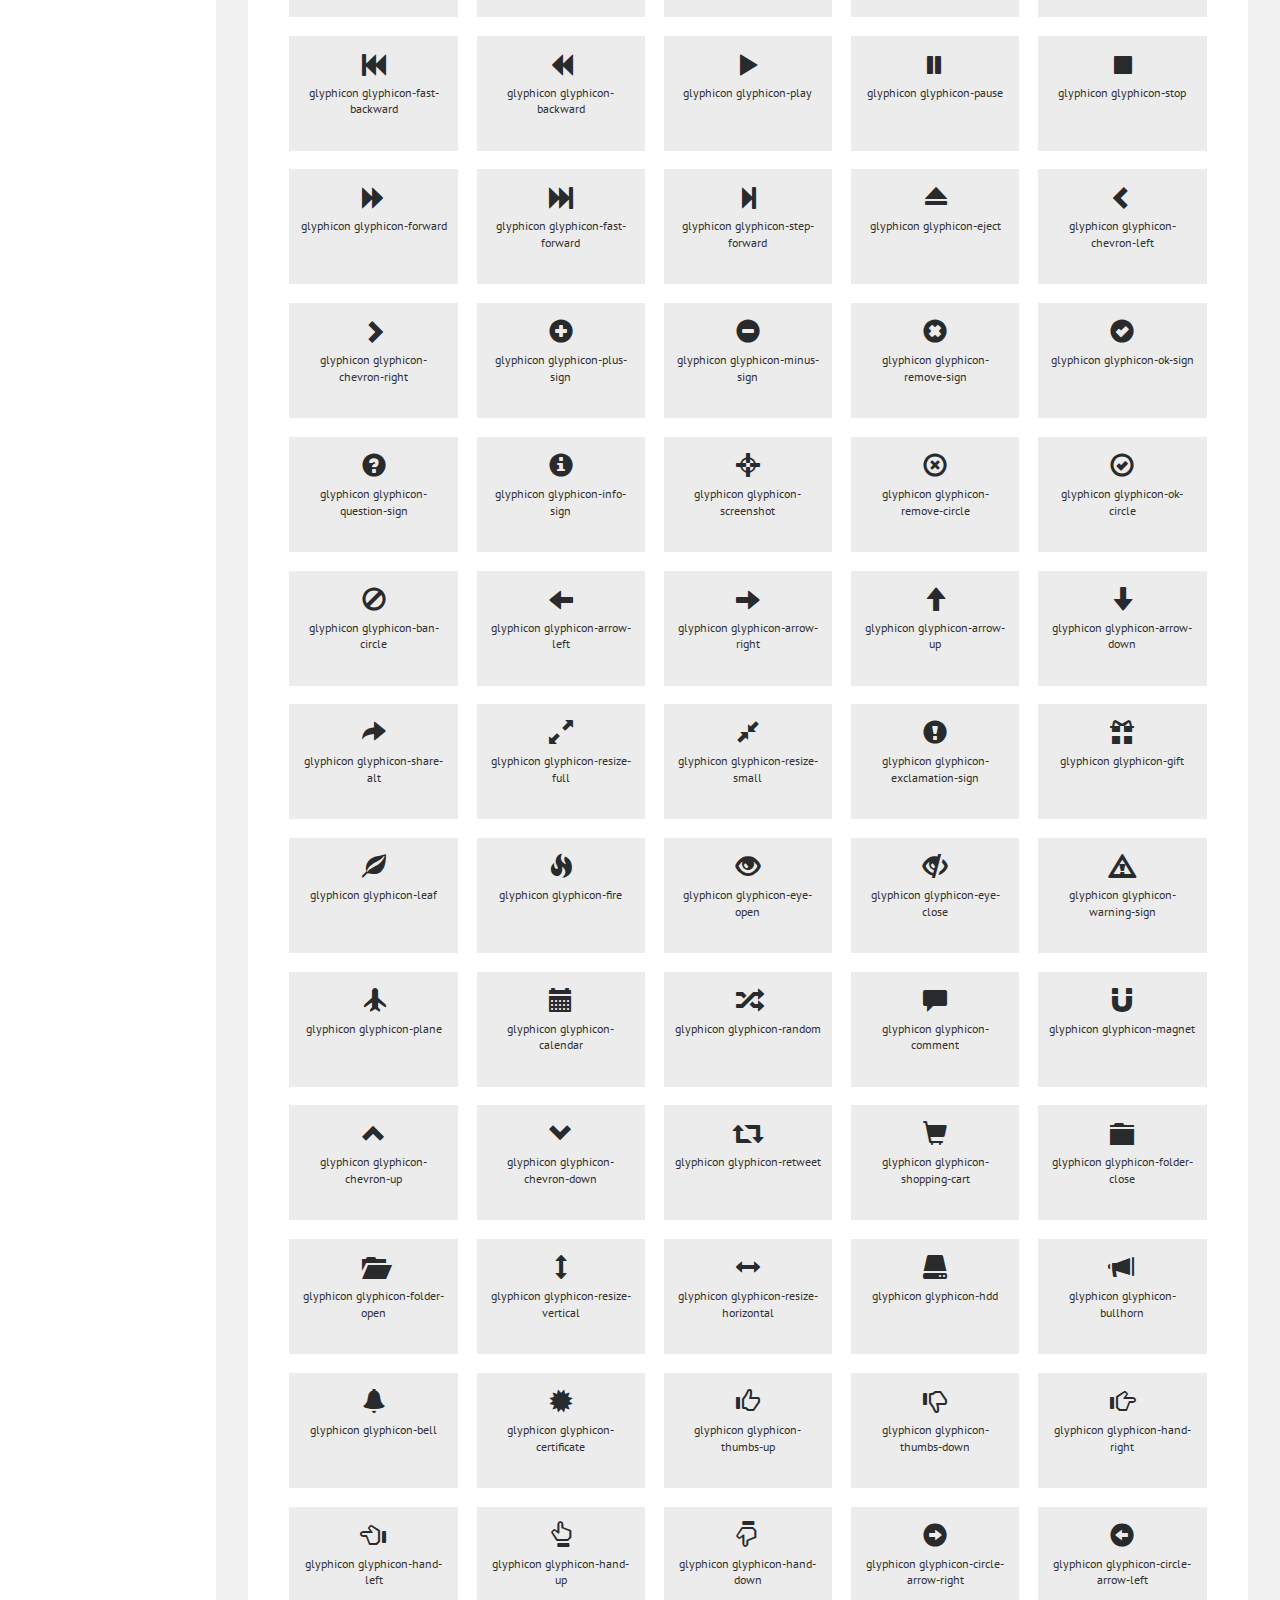
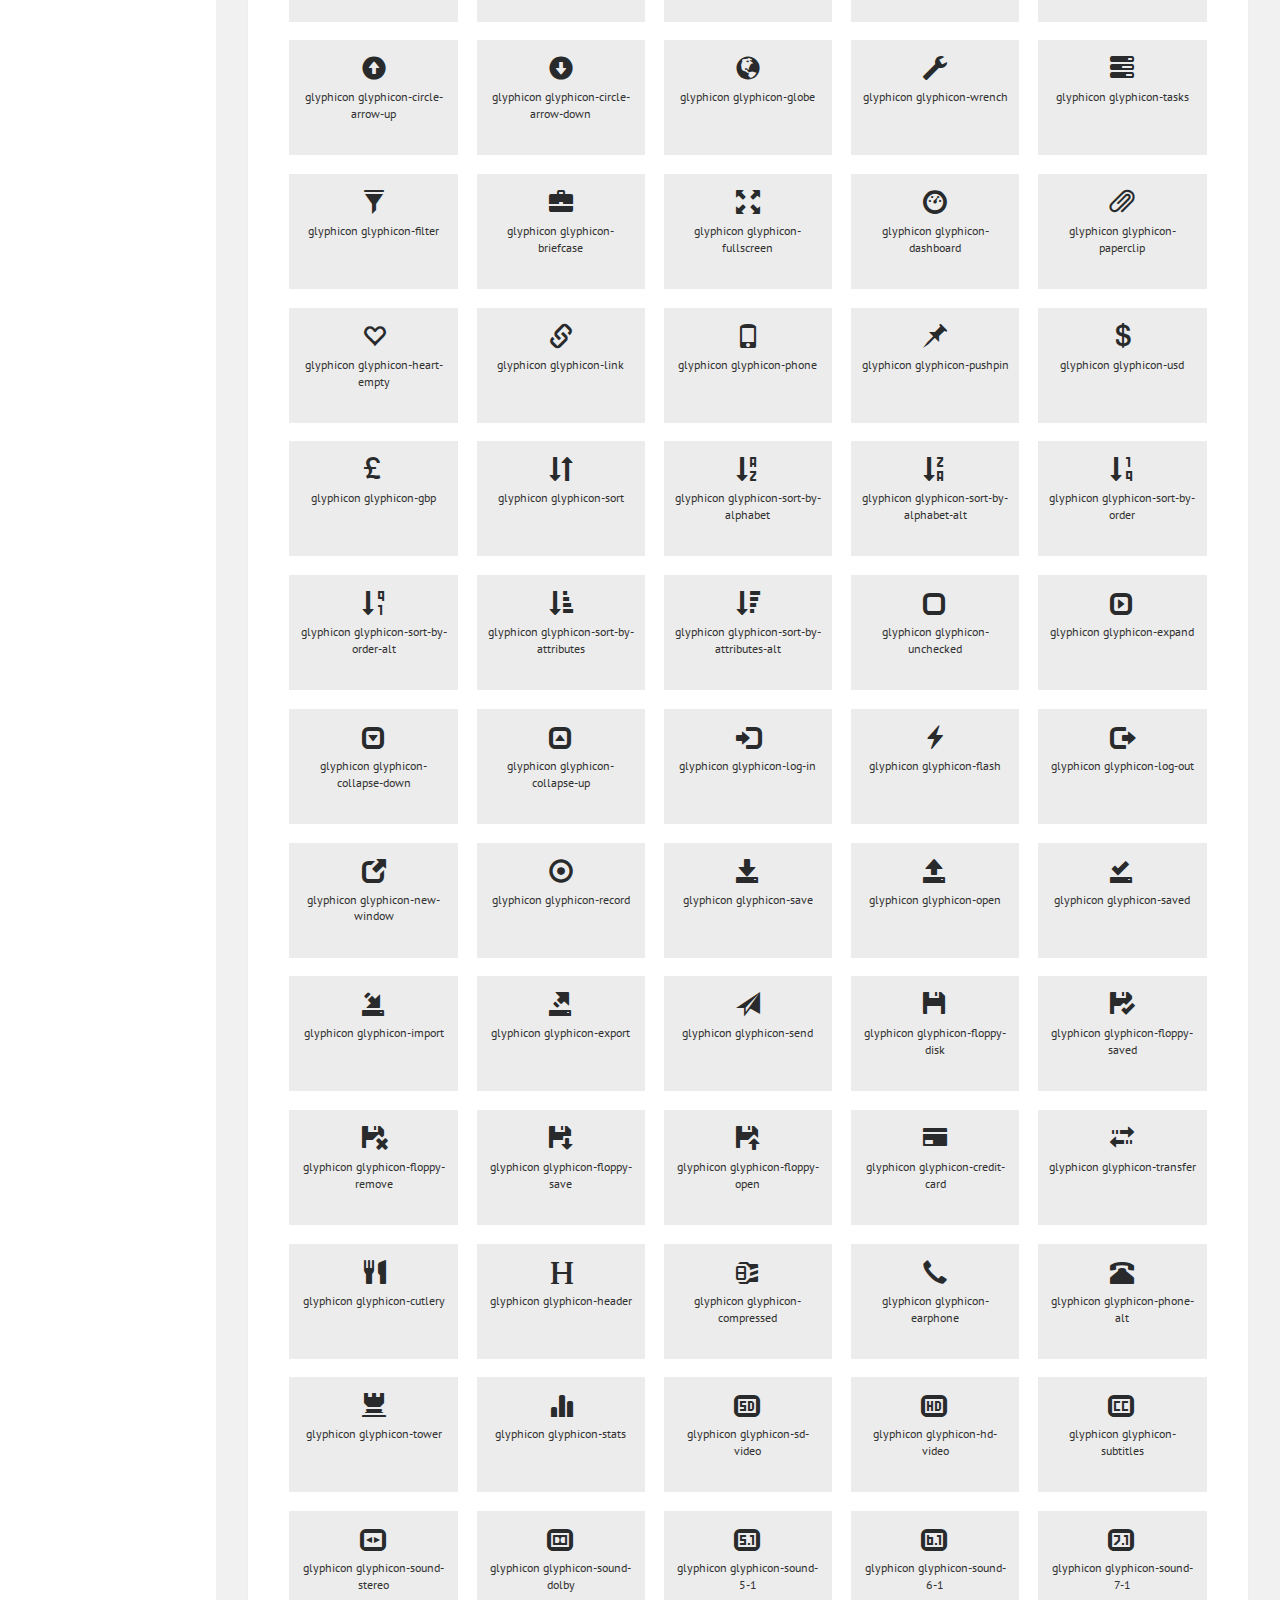
<file: Karaulians/Admin/icons.html>
<!--
Author: W3layouts
Author URL: http://w3layouts.com
License: Creative Commons Attribution 3.0 Unported
License URL: http://creativecommons.org/licenses/by/3.0/
-->
<!DOCTYPE HTML>
<html>
<head>
<title>Glance Design Dashboard an Admin Panel Category Flat Bootstrap Responsive Website Template | Icons :: w3layouts</title>
<meta name="viewport" content="width=device-width, initial-scale=1">
<meta http-equiv="Content-Type" content="text/html; charset=utf-8" />
<meta name="keywords" content="Glance Design Dashboard Responsive web template, Bootstrap Web Templates, Flat Web Templates, Android Compatible web template, 
SmartPhone Compatible web template, free WebDesigns for Nokia, Samsung, LG, SonyEricsson, Motorola web design" />
<script type="application/x-javascript"> addEventListener("load", function() { setTimeout(hideURLbar, 0); }, false); function hideURLbar(){ window.scrollTo(0,1); } </script>

<!-- Bootstrap Core CSS -->
<link href="css/bootstrap.css" rel='stylesheet' type='text/css' />

<!-- Custom CSS -->
<link href="css/style.css" rel='stylesheet' type='text/css' />

<!-- font-awesome icons CSS -->
<link href="css/font-awesome.css" rel="stylesheet"> 
<!-- //font-awesome icons CSS -->

 <!-- side nav css file -->
 <link href='css/SidebarNav.min.css' media='all' rel='stylesheet' type='text/css'/>
 <!-- side nav css file -->
 
 <!-- js-->
<script src="js/jquery-1.11.1.min.js"></script>
<script src="js/modernizr.custom.js"></script>

<!--webfonts-->
<link href="//fonts.googleapis.com/css?family=PT+Sans:400,400i,700,700i&amp;subset=cyrillic,cyrillic-ext,latin-ext" rel="stylesheet">
<!--//webfonts--> 

<!-- Metis Menu -->
<script src="js/metisMenu.min.js"></script>
<script src="js/custom.js"></script>
<link href="css/custom.css" rel="stylesheet">
<!--//Metis Menu -->

</head> 
<body class="cbp-spmenu-push">
	<div class="main-content">
	<div class="cbp-spmenu cbp-spmenu-vertical cbp-spmenu-left" id="cbp-spmenu-s1">
		<!--left-fixed -navigation-->
		<aside class="sidebar-left">
      <nav class="navbar navbar-inverse">
          <div class="navbar-header">
            <button type="button" class="navbar-toggle collapsed" data-toggle="collapse" data-target=".collapse" aria-expanded="false">
            <span class="sr-only">Toggle navigation</span>
            <span class="icon-bar"></span>
            <span class="icon-bar"></span>
            <span class="icon-bar"></span>
            </button>
            <h1><a class="navbar-brand" href="index.html"><span class="fa fa-area-chart"></span> Glance<span class="dashboard_text">Design dashboard</span></a></h1>
          </div>
          <div class="collapse navbar-collapse" id="bs-example-navbar-collapse-1">
            <ul class="sidebar-menu">
              <li class="header">MAIN NAVIGATION</li>
              <li class="treeview">
                <a href="index.html">
                <i class="fa fa-dashboard"></i> <span>Dashboard</span>
                </a>
              </li>
			  <li class="treeview">
                <a href="#">
                <i class="fa fa-laptop"></i>
                <span>Components</span>
                <i class="fa fa-angle-left pull-right"></i>
                </a>
                <ul class="treeview-menu">
                  <li><a href="grids.html"><i class="fa fa-angle-right"></i> Grids</a></li>
                  <li><a href="media.html"><i class="fa fa-angle-right"></i> Media Css</a></li>
                </ul>
              </li>
              <li class="treeview">
                <a href="charts.html">
                <i class="fa fa-pie-chart"></i>
                <span>Charts</span>
                <span class="label label-primary pull-right">new</span>
                </a>
              </li>
              <li class="treeview">
                <a href="#">
                <i class="fa fa-laptop"></i>
                <span>UI Elements</span>
                <i class="fa fa-angle-left pull-right"></i>
                </a>
                <ul class="treeview-menu">
                  <li><a href="general.html"><i class="fa fa-angle-right"></i> General</a></li>
                  <li><a href="icons.html"><i class="fa fa-angle-right"></i> Icons</a></li>
                  <li><a href="buttons.html"><i class="fa fa-angle-right"></i> Buttons</a></li>
                  <li><a href="typography.html"><i class="fa fa-angle-right"></i> Typography</a></li>
                </ul>
              </li>
			  <li>
                <a href="widgets.html">
                <i class="fa fa-th"></i> <span>Widgets</span>
                <small class="label pull-right label-info">08</small>
                </a>
              </li>
              <li class="treeview">
                <a href="#">
                <i class="fa fa-edit"></i> <span>Forms</span>
                <i class="fa fa-angle-left pull-right"></i>
                </a>
                <ul class="treeview-menu">
                  <li><a href="forms.html"><i class="fa fa-angle-right"></i> General Forms</a></li>
                  <li><a href="validation.html"><i class="fa fa-angle-right"></i> Form Validations</a></li>
                </ul>
              </li>
              <li class="treeview">
                <a href="#">
                <i class="fa fa-table"></i> <span>Tables</span>
                <i class="fa fa-angle-left pull-right"></i>
                </a>
                <ul class="treeview-menu">
                  <li><a href="tables.html"><i class="fa fa-angle-right"></i> Simple tables</a></li>
                </ul>
              </li>
              <li class="treeview">
                <a href="#">
                <i class="fa fa-envelope"></i> <span>Mailbox</span>
                <i class="fa fa-angle-left pull-right"></i><small class="label pull-right label-info1">08</small><span class="label label-primary1 pull-right">02</span></a>
                <ul class="treeview-menu">
                  <li><a href="inbox.html"><i class="fa fa-angle-right"></i> Mail Inbox</a></li>
                  <li><a href="compose.html"><i class="fa fa-angle-right"></i> Compose Mail </a></li>
                </ul>
              </li>
              <li class="treeview">
                <a href="#">
                <i class="fa fa-folder"></i> <span>Examples</span>
                <i class="fa fa-angle-left pull-right"></i>
                </a>
                <ul class="treeview-menu">
                  <li><a href="login.html"><i class="fa fa-angle-right"></i> Login</a></li>
                  <li><a href="signup.html"><i class="fa fa-angle-right"></i> Register</a></li>
                  <li><a href="404.html"><i class="fa fa-angle-right"></i> 404 Error</a></li>
                  <li><a href="500.html"><i class="fa fa-angle-right"></i> 500 Error</a></li>
                  <li><a href="blank-page.html"><i class="fa fa-angle-right"></i> Blank Page</a></li>
                </ul>
              </li>
              <li class="header">LABELS</li>
              <li><a href="#"><i class="fa fa-angle-right text-red"></i> <span>Important</span></a></li>
              <li><a href="#"><i class="fa fa-angle-right text-yellow"></i> <span>Warning</span></a></li>
              <li><a href="#"><i class="fa fa-angle-right text-aqua"></i> <span>Information</span></a></li>
            </ul>
          </div>
          <!-- /.navbar-collapse -->
      </nav>
    </aside>
	</div>
		<!--left-fixed -navigation-->
		
		<!-- header-starts -->
		<div class="sticky-header header-section ">
			<div class="header-left">
				
				<!--toggle button start-->
				<button id="showLeftPush"><i class="fa fa-bars"></i></button>
				<!--toggle button end-->
				<div class="profile_details_left"><!--notifications of menu start -->
					<ul class="nofitications-dropdown">
						<li class="dropdown head-dpdn">
							<a href="#" class="dropdown-toggle" data-toggle="dropdown" aria-expanded="false"><i class="fa fa-envelope"></i><span class="badge">4</span></a>
							<ul class="dropdown-menu">
								<li>
									<div class="notification_header">
										<h3>You have 3 new messages</h3>
									</div>
								</li>
								<li><a href="#">
								   <div class="user_img"><img src="images/1.jpg" alt=""></div>
								   <div class="notification_desc">
									<p>Lorem ipsum dolor amet</p>
									<p><span>1 hour ago</span></p>
									</div>
								   <div class="clearfix"></div>	
								</a></li>
								<li class="odd"><a href="#">
									<div class="user_img"><img src="images/4.jpg" alt=""></div>
								   <div class="notification_desc">
									<p>Lorem ipsum dolor amet </p>
									<p><span>1 hour ago</span></p>
									</div>
								  <div class="clearfix"></div>	
								</a></li>
								<li><a href="#">
								   <div class="user_img"><img src="images/3.jpg" alt=""></div>
								   <div class="notification_desc">
									<p>Lorem ipsum dolor amet </p>
									<p><span>1 hour ago</span></p>
									</div>
								   <div class="clearfix"></div>	
								</a></li>
								<li>
									<div class="notification_bottom">
										<a href="#">See all messages</a>
									</div> 
								</li>
							</ul>
						</li>
						<li class="dropdown head-dpdn">
							<a href="#" class="dropdown-toggle" data-toggle="dropdown" aria-expanded="false"><i class="fa fa-bell"></i><span class="badge blue">4</span></a>
							<ul class="dropdown-menu">
								<li>
									<div class="notification_header">
										<h3>You have 3 new notification</h3>
									</div>
								</li>
								<li><a href="#">
									<div class="user_img"><img src="images/4.jpg" alt=""></div>
								   <div class="notification_desc">
									<p>Lorem ipsum dolor amet</p>
									<p><span>1 hour ago</span></p>
									</div>
								  <div class="clearfix"></div>	
								 </a></li>
								 <li class="odd"><a href="#">
									<div class="user_img"><img src="images/1.jpg" alt=""></div>
								   <div class="notification_desc">
									<p>Lorem ipsum dolor amet </p>
									<p><span>1 hour ago</span></p>
									</div>
								   <div class="clearfix"></div>	
								 </a></li>
								 <li><a href="#">
									<div class="user_img"><img src="images/3.jpg" alt=""></div>
								   <div class="notification_desc">
									<p>Lorem ipsum dolor amet </p>
									<p><span>1 hour ago</span></p>
									</div>
								   <div class="clearfix"></div>	
								 </a></li>
								 <li>
									<div class="notification_bottom">
										<a href="#">See all notifications</a>
									</div> 
								</li>
							</ul>
						</li>	
						<li class="dropdown head-dpdn">
							<a href="#" class="dropdown-toggle" data-toggle="dropdown" aria-expanded="false"><i class="fa fa-tasks"></i><span class="badge blue1">8</span></a>
							<ul class="dropdown-menu">
								<li>
									<div class="notification_header">
										<h3>You have 8 pending task</h3>
									</div>
								</li>
								<li><a href="#">
									<div class="task-info">
										<span class="task-desc">Database update</span><span class="percentage">40%</span>
										<div class="clearfix"></div>	
									</div>
									<div class="progress progress-striped active">
										<div class="bar yellow" style="width:40%;"></div>
									</div>
								</a></li>
								<li><a href="#">
									<div class="task-info">
										<span class="task-desc">Dashboard done</span><span class="percentage">90%</span>
									   <div class="clearfix"></div>	
									</div>
									<div class="progress progress-striped active">
										 <div class="bar green" style="width:90%;"></div>
									</div>
								</a></li>
								<li><a href="#">
									<div class="task-info">
										<span class="task-desc">Mobile App</span><span class="percentage">33%</span>
										<div class="clearfix"></div>	
									</div>
								   <div class="progress progress-striped active">
										 <div class="bar red" style="width: 33%;"></div>
									</div>
								</a></li>
								<li><a href="#">
									<div class="task-info">
										<span class="task-desc">Issues fixed</span><span class="percentage">80%</span>
									   <div class="clearfix"></div>	
									</div>
									<div class="progress progress-striped active">
										 <div class="bar  blue" style="width: 80%;"></div>
									</div>
								</a></li>
								<li>
									<div class="notification_bottom">
										<a href="#">See all pending tasks</a>
									</div> 
								</li>
							</ul>
						</li>	
					</ul>
					<div class="clearfix"> </div>
				</div>
				<!--notification menu end -->
				<div class="clearfix"> </div>
			</div>
			<div class="header-right">
				
				
				<!--search-box-->
				<div class="search-box">
					<form class="input">
						<input class="sb-search-input input__field--madoka" placeholder="Search..." type="search" id="input-31" />
						<label class="input__label" for="input-31">
							<svg class="graphic" width="100%" height="100%" viewBox="0 0 404 77" preserveAspectRatio="none">
								<path d="m0,0l404,0l0,77l-404,0l0,-77z"/>
							</svg>
						</label>
					</form>
				</div><!--//end-search-box-->
				
				<div class="profile_details">		
					<ul>
						<li class="dropdown profile_details_drop">
							<a href="#" class="dropdown-toggle" data-toggle="dropdown" aria-expanded="false">
								<div class="profile_img">	
									<span class="prfil-img"><img src="images/2.jpg" alt=""> </span> 
									<div class="user-name">
										<p>Admin Name</p>
										<span>Administrator</span>
									</div>
									<i class="fa fa-angle-down lnr"></i>
									<i class="fa fa-angle-up lnr"></i>
									<div class="clearfix"></div>	
								</div>	
							</a>
							<ul class="dropdown-menu drp-mnu">
								<li> <a href="#"><i class="fa fa-cog"></i> Settings</a> </li> 
								<li> <a href="#"><i class="fa fa-user"></i> My Account</a> </li>
								<li> <a href="#"><i class="fa fa-suitcase"></i> Profile</a> </li> 
								<li> <a href="#"><i class="fa fa-sign-out"></i> Logout</a> </li>
							</ul>
						</li>
					</ul>
				</div>
				<div class="clearfix"> </div>				
			</div>
			<div class="clearfix"> </div>	
		</div>
		<!-- //header-ends -->
		<!-- main content start-->
		<div id="page-wrapper">
			<div class="main-page">
			<div class="agile3-grids">
		
		<div class="grid_3 grid_4 w3_agileits_icons_page">
						<div class="icons">
							<h2 class="agileits-icons-title">Font Awesome Icons</h2>
							<section id="new">
								<h3 class="page-header page-header icon-subheading">30 New Icons </h3>							  

								<div class="row fontawesome-icon-list">
									
									
									<div class="icon-box col-md-3 col-sm-4"><a class="agile-icon" href="#"><i class="fa fa-asl-interpreting" aria-hidden="true"></i> fa-asl-interpreting <span class="text-muted">(alias)</span></a></div>
									
									<div class="icon-box col-md-3 col-sm-4"><a class="agile-icon" href="#"><i class="fa fa-assistive-listening-systems" aria-hidden="true"></i> fa-assistive-listening-systems</a></div>
									
									<div class="icon-box col-md-3 col-sm-4"><a class="agile-icon" href="#"><i class="fa fa-audio-description" aria-hidden="true"></i> fa-audio-description</a></div>
									
									  <div class="icon-box col-md-3 col-sm-4"><a class="agile-icon" href="#"><i class="fa fa-blind" aria-hidden="true"></i> fa-blind</a></div>
									
									  <div class="icon-box col-md-3 col-sm-4"><a class="agile-icon" href="#"><i class="fa fa-braille" aria-hidden="true"></i> fa-braille</a></div>
									
									  <div class="icon-box col-md-3 col-sm-4"><a class="agile-icon" href="#"><i class="fa fa-deaf" aria-hidden="true"></i> fa-deaf</a></div>
									
									  <div class="icon-box col-md-3 col-sm-4"><a class="agile-icon" href="#"><i class="fa fa-deafness" aria-hidden="true"></i> deafness <span class="text-muted">(alias)</span></a></div>
									
									  <div class="icon-box col-md-3 col-sm-4"><a class="agile-icon" href="#"><i class="fa fa-envira" aria-hidden="true"></i> fa-envira</a></div>
									
									  <div class="icon-box col-md-3 col-sm-4"><a class="agile-icon" href="#"><i class="fa fa-fa" aria-hidden="true"></i> fa-fa <span class="text-muted">(alias)</span></a></div>
									
									  <div class="icon-box col-md-3 col-sm-4"><a class="agile-icon" href="#"><i class="fa fa-first-order" aria-hidden="true"></i> fa-first-order</a></div>
									
									  <div class="icon-box col-md-3 col-sm-4"><a class="agile-icon" href="#"><i class="fa fa-font-awesome" aria-hidden="true"></i> fa-font-awesome</a></div>
									
									  <div class="icon-box col-md-3 col-sm-4"><a class="agile-icon" href="#"><i class="fa fa-gitlab" aria-hidden="true"></i> fa-gitlab</a></div>
									
									  <div class="icon-box col-md-3 col-sm-4"><a class="agile-icon" href="#"><i class="fa fa-glide" aria-hidden="true"></i> fa-glide</a></div>
									
									  <div class="icon-box col-md-3 col-sm-4"><a class="agile-icon" href="#"><i class="fa fa-glide-g" aria-hidden="true"></i> fa-glide-g</a></div>
									
									  <div class="icon-box col-md-3 col-sm-4"><a class="agile-icon" href="#"><i class="fa fa-google-plus-circle" aria-hidden="true"></i> fa-google-plus-circle <span class="text-muted">(alias)</span></a></div>
									
									  <div class="icon-box col-md-3 col-sm-4"><a class="agile-icon" href="#"><i class="fa fa-google-plus-official" aria-hidden="true"></i> fa-google-plus-official</a></div>
									
									  <div class="icon-box col-md-3 col-sm-4"><a class="agile-icon" href="#"><i class="fa fa-hard-of-hearing" aria-hidden="true"></i> fa-hard-of-hearing <span class="text-muted">(alias)</span></a></div>
									
									  <div class="icon-box col-md-3 col-sm-4"><a class="agile-icon" href="#"><i class="fa fa-instagram" aria-hidden="true"></i> fa-instagram</a></div>
									
									  <div class="icon-box col-md-3 col-sm-4"><a class="agile-icon" href="#"><i class="fa fa-low-vision" aria-hidden="true"></i> fa-low-vision</a></div>
									
									  <div class="icon-box col-md-3 col-sm-4"><a class="agile-icon" href="#"><i class="fa fa-pied-piper" aria-hidden="true"></i> fa-pied-piper</a></div>
									
									  <div class="icon-box col-md-3 col-sm-4"><a class="agile-icon" href="#"><i class="fa fa-question-circle-o" aria-hidden="true"></i> fa-question-circle-o</a></div>
									
									  <div class="icon-box col-md-3 col-sm-4"><a class="agile-icon" href="#"><i class="fa fa-sign-language" aria-hidden="true"></i> fa-sign-language</a></div>
									
									  <div class="icon-box col-md-3 col-sm-4"><a class="agile-icon" href="#"><i class="fa fa-signing" aria-hidden="true"></i> fa-signing <span class="text-muted">(alias)</span></a></div>
									
									  <div class="icon-box col-md-3 col-sm-4"><a class="agile-icon" href="#"><i class="fa fa-snapchat" aria-hidden="true"></i> fa-snapchat</a></div>
									
									  <div class="icon-box col-md-3 col-sm-4"><a class="agile-icon" href="#"><i class="fa fa-snapchat-ghost" aria-hidden="true"></i> fa-snapchat-ghost</a></div>
									
									  <div class="icon-box col-md-3 col-sm-4"><a class="agile-icon" href="#"><i class="fa fa-snapchat-square" aria-hidden="true"></i> fa-snapchat-square</a></div>
									
									  <div class="icon-box col-md-3 col-sm-4"><a class="agile-icon" href="#"><i class="fa fa-themeisle" aria-hidden="true"></i> fa-themeisle</a></div>
									
									  <div class="icon-box col-md-3 col-sm-4"><a class="agile-icon" href="#"><i class="fa fa-universal-access" aria-hidden="true"></i> fa-universal-access</a></div>
									
									  <div class="icon-box col-md-3 col-sm-4"><a class="agile-icon" href="#"><i class="fa fa-viadeo" aria-hidden="true"></i> fa-viadeo</a></div>
									
									  <div class="icon-box col-md-3 col-sm-4"><a class="agile-icon" href="#"><i class="fa fa-viadeo-square" aria-hidden="true"></i> fa-viadeo-square</a></div>
									
									  <div class="icon-box col-md-3 col-sm-4"><a class="agile-icon" href="#"><i class="fa fa-volume-control-phone" aria-hidden="true"></i> fa-volume-control-phone</a></div>
									
									  <div class="icon-box col-md-3 col-sm-4"><a class="agile-icon" href="#"><i class="fa fa-wheelchair-alt" aria-hidden="true"></i> fa-wheelchair-alt</a></div>
									
									  <div class="icon-box col-md-3 col-sm-4"><a class="agile-icon" href="#"><i class="fa fa-wpbeginner" aria-hidden="true"></i> fa-wpbeginner</a></div>
									
									  <div class="icon-box col-md-3 col-sm-4"><a class="agile-icon" href="#"><i class="fa fa-wpforms" aria-hidden="true"></i> fa-wpforms</a></div>
									
									  <div class="icon-box col-md-3 col-sm-4"><a class="agile-icon" href="#"><i class="fa fa-yoast" aria-hidden="true"></i> fa-yoast</a></div>
									
								  </div>

								</section>
							<div class="section group">
									<div class="box"> 
										<div class="title ">
											<h3 class="page-header icon-subheading">Web Application Icons</h3>
										</div>
										<div class="box_content"> 
											<div class="fontawesome-icon-list"> 
												<div class="icon-box col-md-3 col-sm-4"><a class="agile-icon" href="#"><i class="fa fa-adjust"></i> fa-adjust</a></div>
										
												<div class="icon-box col-md-3 col-sm-4"><a class="agile-icon" href="#"><i class="fa fa-anchor"></i> fa-anchor</a></div>
										
												<div class="icon-box col-md-3 col-sm-4"><a class="agile-icon" href="#"><i class="fa fa-archive"></i> fa-archive</a></div>
										
												<div class="icon-box col-md-3 col-sm-4"><a class="agile-icon" href="#"><i class="fa fa-arrows"></i> fa-arrows</a></div>
										
												<div class="icon-box col-md-3 col-sm-4"><a class="agile-icon" href="#"><i class="fa fa-arrows-h"></i> fa-arrows-h</a></div>
										
												<div class="icon-box col-md-3 col-sm-4"><a class="agile-icon" href="#"><i class="fa fa-arrows-v"></i> fa-arrows-v</a></div>
										
												<div class="icon-box col-md-3 col-sm-4"><a class="agile-icon" href="#"><i class="fa fa-asterisk"></i> fa-asterisk</a></div>
										
												<div class="icon-box col-md-3 col-sm-4"><a class="agile-icon" href="#"><i class="fa fa-ban"></i> fa-ban</a></div>
										
												<div class="icon-box col-md-3 col-sm-4"><a class="agile-icon" href="#"><i class="fa fa-bar-chart-o"></i> fa-bar-chart-o</a></div>
										
												<div class="icon-box col-md-3 col-sm-4"><a class="agile-icon" href="#"><i class="fa fa-barcode"></i> fa-barcode</a></div>
										
												<div class="icon-box col-md-3 col-sm-4"><a class="agile-icon" href="#"><i class="fa fa-bars"></i> fa-bars</a></div>
										
												<div class="icon-box col-md-3 col-sm-4"><a class="agile-icon" href="#"><i class="fa fa-beer"></i> fa-beer</a></div>
										
												<div class="icon-box col-md-3 col-sm-4"><a class="agile-icon" href="#"><i class="fa fa-bell"></i> fa-bell</a></div>
										
												<div class="icon-box col-md-3 col-sm-4"><a class="agile-icon" href="#"><i class="fa fa-bell-o"></i> fa-bell-o</a></div>
										
												<div class="icon-box col-md-3 col-sm-4"><a class="agile-icon" href="#"><i class="fa fa-bolt"></i> fa-bolt</a></div>
										
												<div class="icon-box col-md-3 col-sm-4"><a class="agile-icon" href="#"><i class="fa fa-book"></i> fa-book</a></div>
										
												<div class="icon-box col-md-3 col-sm-4"><a class="agile-icon" href="#"><i class="fa fa-bookmark"></i> fa-bookmark</a></div>
										
												<div class="icon-box col-md-3 col-sm-4"><a class="agile-icon" href="#"><i class="fa fa-bookmark-o"></i> fa-bookmark-o</a></div>
										
												<div class="icon-box col-md-3 col-sm-4"><a class="agile-icon" href="#"><i class="fa fa-briefcase"></i> fa-briefcase</a></div>
										
												<div class="icon-box col-md-3 col-sm-4"><a class="agile-icon" href="#"><i class="fa fa-bug"></i> fa-bug</a></div>
										
												<div class="icon-box col-md-3 col-sm-4"><a class="agile-icon" href="#"><i class="fa fa-building-o"></i> fa-building-o</a></div>
										
												<div class="icon-box col-md-3 col-sm-4"><a class="agile-icon" href="#"><i class="fa fa-bullhorn"></i> fa-bullhorn</a></div>
										
												<div class="icon-box col-md-3 col-sm-4"><a class="agile-icon" href="#"><i class="fa fa-bullseye"></i> fa-bullseye</a></div>
										
												<div class="icon-box col-md-3 col-sm-4"><a class="agile-icon" href="#"><i class="fa fa-calendar"></i> fa-calendar</a></div>
										
												<div class="icon-box col-md-3 col-sm-4"><a class="agile-icon" href="#"><i class="fa fa-calendar-o"></i> fa-calendar-o</a></div>
										
												<div class="icon-box col-md-3 col-sm-4"><a class="agile-icon" href="#"><i class="fa fa-camera"></i> fa-camera</a></div>
										
												<div class="icon-box col-md-3 col-sm-4"><a class="agile-icon" href="#"><i class="fa fa-camera-retro"></i> fa-camera-retro</a></div>
										
												<div class="icon-box col-md-3 col-sm-4"><a class="agile-icon" href="#"><i class="fa fa-caret-square-o-down"></i> fa-caret-square-o-down</a></div>
										
												<div class="icon-box col-md-3 col-sm-4"><a class="agile-icon" href="#"><i class="fa fa-caret-square-o-left"></i> fa-caret-square-o-left</a></div>
										
												<div class="icon-box col-md-3 col-sm-4"><a class="agile-icon" href="#"><i class="fa fa-caret-square-o-right"></i> fa-caret-square-o-right</a></div>
										
												<div class="icon-box col-md-3 col-sm-4"><a class="agile-icon" href="#"><i class="fa fa-caret-square-o-up"></i> fa-caret-square-o-up</a></div>
										
												<div class="icon-box col-md-3 col-sm-4"><a class="agile-icon" href="#"><i class="fa fa-certificate"></i> fa-certificate</a></div>
										
												<div class="icon-box col-md-3 col-sm-4"><a class="agile-icon" href="#"><i class="fa fa-check"></i> fa-check</a></div>
										
												<div class="icon-box col-md-3 col-sm-4"><a class="agile-icon" href="#"><i class="fa fa-check-circle"></i> fa-check-circle</a></div>
										
												<div class="icon-box col-md-3 col-sm-4"><a class="agile-icon" href="#"><i class="fa fa-check-circle-o"></i> fa-check-circle-o</a></div>
										
												<div class="icon-box col-md-3 col-sm-4"><a class="agile-icon" href="#"><i class="fa fa-check-square"></i> fa-check-square</a></div>
										
												<div class="icon-box col-md-3 col-sm-4"><a class="agile-icon" href="#"><i class="fa fa-check-square-o"></i> fa-check-square-o</a></div>
										
												<div class="icon-box col-md-3 col-sm-4"><a class="agile-icon" href="#"><i class="fa fa-circle"></i> fa-circle</a></div>
										
												<div class="icon-box col-md-3 col-sm-4"><a class="agile-icon" href="#"><i class="fa fa-angle-right"></i> fa-angle-right</a></div>
										
												<div class="icon-box col-md-3 col-sm-4"><a class="agile-icon" href="#"><i class="fa fa-clock-o"></i> fa-clock-o</a></div>
										
												<div class="icon-box col-md-3 col-sm-4"><a class="agile-icon" href="#"><i class="fa fa-cloud"></i> fa-cloud</a></div>
										
												<div class="icon-box col-md-3 col-sm-4"><a class="agile-icon" href="#"><i class="fa fa-cloud-download"></i> fa-cloud-download</a></div>
										
												<div class="icon-box col-md-3 col-sm-4"><a class="agile-icon" href="#"><i class="fa fa-cloud-upload"></i> fa-cloud-upload</a></div>
										
												<div class="icon-box col-md-3 col-sm-4"><a class="agile-icon" href="#"><i class="fa fa-code"></i> fa-code</a></div>
										
												<div class="icon-box col-md-3 col-sm-4"><a class="agile-icon" href="#"><i class="fa fa-code-fork"></i> fa-code-fork</a></div>
										
												<div class="icon-box col-md-3 col-sm-4"><a class="agile-icon" href="#"><i class="fa fa-coffee"></i> fa-coffee</a></div>
										
												<div class="icon-box col-md-3 col-sm-4"><a class="agile-icon" href="#"><i class="fa fa-cog"></i> fa-cog</a></div>
										
												<div class="icon-box col-md-3 col-sm-4"><a class="agile-icon" href="#"><i class="fa fa-cogs"></i> fa-cogs</a></div>
										
												<div class="icon-box col-md-3 col-sm-4"><a class="agile-icon" href="#"><i class="fa fa-comment"></i> fa-comment</a></div>
										
												<div class="icon-box col-md-3 col-sm-4"><a class="agile-icon" href="#"><i class="fa fa-comment-o"></i> fa-comment-o</a></div>
										
												<div class="icon-box col-md-3 col-sm-4"><a class="agile-icon" href="#"><i class="fa fa-comments"></i> fa-comments</a></div>
										
												<div class="icon-box col-md-3 col-sm-4"><a class="agile-icon" href="#"><i class="fa fa-comments-o"></i> fa-comments-o</a></div>
										
												<div class="icon-box col-md-3 col-sm-4"><a class="agile-icon" href="#"><i class="fa fa-compass"></i> fa-compass</a></div>
										
												<div class="icon-box col-md-3 col-sm-4"><a class="agile-icon" href="#"><i class="fa fa-credit-card"></i> fa-credit-card</a></div>
										
												<div class="icon-box col-md-3 col-sm-4"><a class="agile-icon" href="#"><i class="fa fa-crop"></i> fa-crop</a></div>
										
												<div class="icon-box col-md-3 col-sm-4"><a class="agile-icon" href="#"><i class="fa fa-crosshairs"></i> fa-crosshairs</a></div>
										
												<div class="icon-box col-md-3 col-sm-4"><a class="agile-icon" href="#"><i class="fa fa-cutlery"></i> fa-cutlery</a></div>
										
												<div class="icon-box col-md-3 col-sm-4"><a class="agile-icon" href="#"><i class="fa fa-dashboard"></i> fa-dashboard <span class="text-muted">(alias)</span></a></div>
										
												<div class="icon-box col-md-3 col-sm-4"><a class="agile-icon" href="#"><i class="fa fa-desktop"></i> fa-desktop</a></div>
										
												<div class="icon-box col-md-3 col-sm-4"><a class="agile-icon" href="#"><i class="fa fa-dot-circle-o"></i> fa-dot-circle-o</a></div>
										
												<div class="icon-box col-md-3 col-sm-4"><a class="agile-icon" href="#"><i class="fa fa-download"></i> fa-download</a></div>
										
												<div class="icon-box col-md-3 col-sm-4"><a class="agile-icon" href="#"><i class="fa fa-edit"></i> fa-edit <span class="text-muted">(alias)</span></a></div>
										
												<div class="icon-box col-md-3 col-sm-4"><a class="agile-icon" href="#"><i class="fa fa-ellipsis-h"></i> fa-ellipsis-h</a></div>
										
												<div class="icon-box col-md-3 col-sm-4"><a class="agile-icon" href="#"><i class="fa fa-ellipsis-v"></i> fa-ellipsis-v</a></div>
										
												<div class="icon-box col-md-3 col-sm-4"><a class="agile-icon" href="#"><i class="fa fa-envelope"></i> fa-envelope</a></div>
										
												<div class="icon-box col-md-3 col-sm-4"><a class="agile-icon" href="#"><i class="fa fa-envelope-o"></i> fa-envelope-o</a></div>
										
												<div class="icon-box col-md-3 col-sm-4"><a class="agile-icon" href="#"><i class="fa fa-eraser"></i> fa-eraser</a></div>
										
												<div class="icon-box col-md-3 col-sm-4"><a class="agile-icon" href="#"><i class="fa fa-exchange"></i> fa-exchange</a></div>
										
												<div class="icon-box col-md-3 col-sm-4"><a class="agile-icon" href="#"><i class="fa fa-exclamation"></i> fa-exclamation</a></div>
										
												<div class="icon-box col-md-3 col-sm-4"><a class="agile-icon" href="#"><i class="fa fa-exclamation-circle"></i> fa-exclamation-circle</a></div>
										
												<div class="icon-box col-md-3 col-sm-4"><a class="agile-icon" href="#"><i class="fa fa-exclamation-triangle"></i> fa-exclamation-triangle</a></div>
										
												<div class="icon-box col-md-3 col-sm-4"><a class="agile-icon" href="#"><i class="fa fa-external-link"></i> fa-external-link</a></div>
										
												<div class="icon-box col-md-3 col-sm-4"><a class="agile-icon" href="#"><i class="fa fa-external-link-square"></i> fa-external-link-square</a></div>
										
												<div class="icon-box col-md-3 col-sm-4"><a class="agile-icon" href="#"><i class="fa fa-eye"></i> fa-eye</a></div>
										
												<div class="icon-box col-md-3 col-sm-4"><a class="agile-icon" href="#"><i class="fa fa-eye-slash"></i> fa-eye-slash</a></div>
										
												<div class="icon-box col-md-3 col-sm-4"><a class="agile-icon" href="#"><i class="fa fa-female"></i> fa-female</a></div>
										
												<div class="icon-box col-md-3 col-sm-4"><a class="agile-icon" href="#"><i class="fa fa-fighter-jet"></i> fa-fighter-jet</a></div>
										
												<div class="icon-box col-md-3 col-sm-4"><a class="agile-icon" href="#"><i class="fa fa-film"></i> fa-film</a></div>
										
												<div class="icon-box col-md-3 col-sm-4"><a class="agile-icon" href="#"><i class="fa fa-filter"></i> fa-filter</a></div>
										
												<div class="icon-box col-md-3 col-sm-4"><a class="agile-icon" href="#"><i class="fa fa-fire"></i> fa-fire</a></div>
										
												<div class="icon-box col-md-3 col-sm-4"><a class="agile-icon" href="#"><i class="fa fa-fire-extinguisher"></i> fa-fire-extinguisher</a></div>
										
												<div class="icon-box col-md-3 col-sm-4"><a class="agile-icon" href="#"><i class="fa fa-flag"></i> fa-flag</a></div>
										
												<div class="icon-box col-md-3 col-sm-4"><a class="agile-icon" href="#"><i class="fa fa-flag-checkered"></i> fa-flag-checkered</a></div>
										
												<div class="icon-box col-md-3 col-sm-4"><a class="agile-icon" href="#"><i class="fa fa-flag-o"></i> fa-flag-o</a></div>
										
												<div class="icon-box col-md-3 col-sm-4"><a class="agile-icon" href="#"><i class="fa fa-flash"></i> fa-flash <span class="text-muted">(alias)</span></a></div>
										
												<div class="icon-box col-md-3 col-sm-4"><a class="agile-icon" href="#"><i class="fa fa-flask"></i> fa-flask</a></div>
										
												<div class="icon-box col-md-3 col-sm-4"><a class="agile-icon" href="#"><i class="fa fa-folder"></i> fa-folder</a></div>
										
												<div class="icon-box col-md-3 col-sm-4"><a class="agile-icon" href="#"><i class="fa fa-folder-o"></i> fa-folder-o</a></div>
										
												<div class="icon-box col-md-3 col-sm-4"><a class="agile-icon" href="#"><i class="fa fa-folder-open"></i> fa-folder-open</a></div>
										
												<div class="icon-box col-md-3 col-sm-4"><a class="agile-icon" href="#"><i class="fa fa-folder-open-o"></i> fa-folder-open-o</a></div>
										
												<div class="icon-box col-md-3 col-sm-4"><a class="agile-icon" href="#"><i class="fa fa-frown-o"></i> fa-frown-o</a></div>
										
												<div class="icon-box col-md-3 col-sm-4"><a class="agile-icon" href="#"><i class="fa fa-gamepad"></i> fa-gamepad</a></div>
										
												<div class="icon-box col-md-3 col-sm-4"><a class="agile-icon" href="#"><i class="fa fa-gavel"></i> fa-gavel</a></div>
										
												<div class="icon-box col-md-3 col-sm-4"><a class="agile-icon" href="#"><i class="fa fa-gear"></i> fa-gear <span class="text-muted">(alias)</span></a></div>
										
												<div class="icon-box col-md-3 col-sm-4"><a class="agile-icon" href="#"><i class="fa fa-gears"></i> fa-gears <span class="text-muted">(alias)</span></a></div>
										
												<div class="icon-box col-md-3 col-sm-4"><a class="agile-icon" href="#"><i class="fa fa-gift"></i> fa-gift</a></div>
										
												<div class="icon-box col-md-3 col-sm-4"><a class="agile-icon" href="#"><i class="fa fa-glass"></i> fa-glass</a></div>
										
												<div class="icon-box col-md-3 col-sm-4"><a class="agile-icon" href="#"><i class="fa fa-globe"></i> fa-globe</a></div>
										
												<div class="icon-box col-md-3 col-sm-4"><a class="agile-icon" href="#"><i class="fa fa-group"></i> fa-group <span class="text-muted">(alias)</span></a></div>
										
												<div class="icon-box col-md-3 col-sm-4"><a class="agile-icon" href="#"><i class="fa fa-hdd-o"></i> fa-hdd-o</a></div>
										
												<div class="icon-box col-md-3 col-sm-4"><a class="agile-icon" href="#"><i class="fa fa-headphones"></i> fa-headphones</a></div>
										
												<div class="icon-box col-md-3 col-sm-4"><a class="agile-icon" href="#"><i class="fa fa-heart"></i> fa-heart</a></div>
										
												<div class="icon-box col-md-3 col-sm-4"><a class="agile-icon" href="#"><i class="fa fa-heart-o"></i> fa-heart-o</a></div>
										
												<div class="icon-box col-md-3 col-sm-4"><a class="agile-icon" href="#"><i class="fa fa-home"></i> fa-home</a></div>
										
												<div class="icon-box col-md-3 col-sm-4"><a class="agile-icon" href="#"><i class="fa fa-inbox"></i> fa-inbox</a></div>
										
												<div class="icon-box col-md-3 col-sm-4"><a class="agile-icon" href="#"><i class="fa fa-info"></i> fa-info</a></div>
										
												<div class="icon-box col-md-3 col-sm-4"><a class="agile-icon" href="#info-circle"><i class="fa fa-info-circle"></i> fa-info-circle</a></div>
										
												<div class="icon-box col-md-3 col-sm-4"><a class="agile-icon" href="#key"><i class="fa fa-key"></i> fa-key</a></div>
										
												<div class="icon-box col-md-3 col-sm-4"><a class="agile-icon" href="#keyboard-o"><i class="fa fa-keyboard-o"></i> fa-keyboard-o</a></div>
										
												<div class="icon-box col-md-3 col-sm-4"><a class="agile-icon" href="#laptop"><i class="fa fa-laptop"></i> fa-laptop</a></div>
										
												<div class="icon-box col-md-3 col-sm-4"><a class="agile-icon" href="#leaf"><i class="fa fa-leaf"></i> fa-leaf</a></div>
										
												<div class="icon-box col-md-3 col-sm-4"><a class="agile-icon" href="#gavel"><i class="fa fa-legal"></i> fa-legal <span class="text-muted">(alias)</span></a></div>
										
												<div class="icon-box col-md-3 col-sm-4"><a class="agile-icon" href="#lemon-o"><i class="fa fa-lemon-o"></i> fa-lemon-o</a></div>
										
												<div class="icon-box col-md-3 col-sm-4"><a class="agile-icon" href="#level-down"><i class="fa fa-level-down"></i> fa-level-down</a></div>
										
												<div class="icon-box col-md-3 col-sm-4"><a class="agile-icon" href="#level-up"><i class="fa fa-level-up"></i> fa-level-up</a></div>
										
												<div class="icon-box col-md-3 col-sm-4"><a class="agile-icon" href="#lightbulb-o"><i class="fa fa-lightbulb-o"></i> fa-lightbulb-o</a></div>
										
												<div class="icon-box col-md-3 col-sm-4"><a class="agile-icon" href="#location-arrow"><i class="fa fa-location-arrow"></i> fa-location-arrow</a></div>
										
												<div class="icon-box col-md-3 col-sm-4"><a class="agile-icon" href="#lock"><i class="fa fa-lock"></i> fa-lock</a></div>
										
												<div class="icon-box col-md-3 col-sm-4"><a class="agile-icon" href="#magic"><i class="fa fa-magic"></i> fa-magic</a></div>
										
												<div class="icon-box col-md-3 col-sm-4"><a class="agile-icon" href="#magnet"><i class="fa fa-magnet"></i> fa-magnet</a></div>
										
												<div class="icon-box col-md-3 col-sm-4"><a class="agile-icon" href="#share"><i class="fa fa-mail-forward"></i> fa-mail-forward <span class="text-muted">(alias)</span></a></div>
										
												<div class="icon-box col-md-3 col-sm-4"><a class="agile-icon" href="#reply"><i class="fa fa-mail-reply"></i> fa-mail-reply <span class="text-muted">(alias)</span></a></div>
										
												<div class="icon-box col-md-3 col-sm-4"><a class="agile-icon" href="#mail-reply-all"><i class="fa fa-mail-reply-all"></i> fa-mail-reply-all</a></div>
										
												<div class="icon-box col-md-3 col-sm-4"><a class="agile-icon" href="#male"><i class="fa fa-male"></i> fa-male</a></div>
										
												<div class="icon-box col-md-3 col-sm-4"><a class="agile-icon" href="#map-marker"><i class="fa fa-map-marker"></i> fa-map-marker</a></div>
										
												<div class="icon-box col-md-3 col-sm-4"><a class="agile-icon" href="#meh-o"><i class="fa fa-meh-o"></i> fa-meh-o</a></div>
										
												<div class="icon-box col-md-3 col-sm-4"><a class="agile-icon" href="#microphone"><i class="fa fa-microphone"></i> fa-microphone</a></div>
										
												<div class="icon-box col-md-3 col-sm-4"><a class="agile-icon" href="#microphone-slash"><i class="fa fa-microphone-slash"></i> fa-microphone-slash</a></div>
										
												<div class="icon-box col-md-3 col-sm-4"><a class="agile-icon" href="#minus"><i class="fa fa-minus"></i> fa-minus</a></div>
										
												<div class="icon-box col-md-3 col-sm-4"><a class="agile-icon" href="#minus-circle"><i class="fa fa-minus-circle"></i> fa-minus-circle</a></div>
										
												<div class="icon-box col-md-3 col-sm-4"><a class="agile-icon" href="#minus-square"><i class="fa fa-minus-square"></i> fa-minus-square</a></div>
										
												<div class="icon-box col-md-3 col-sm-4"><a class="agile-icon" href="#minus-square-o"><i class="fa fa-minus-square-o"></i> fa-minus-square-o</a></div>
										
												<div class="icon-box col-md-3 col-sm-4"><a class="agile-icon" href="#mobile"><i class="fa fa-mobile"></i> fa-mobile</a></div>
										
												<div class="icon-box col-md-3 col-sm-4"><a class="agile-icon" href="#mobile"><i class="fa fa-mobile-phone"></i> fa-mobile-phone <span class="text-muted">(alias)</span></a></div>
										
												<div class="icon-box col-md-3 col-sm-4"><a class="agile-icon" href="#money"><i class="fa fa-money"></i> fa-money</a></div>
										
												<div class="icon-box col-md-3 col-sm-4"><a class="agile-icon" href="#moon-o"><i class="fa fa-moon-o"></i> fa-moon-o</a></div>
										
												<div class="icon-box col-md-3 col-sm-4"><a class="agile-icon" href="#music"><i class="fa fa-music"></i> fa-music</a></div>
										
												<div class="icon-box col-md-3 col-sm-4"><a class="agile-icon" href="#pencil"><i class="fa fa-pencil"></i> fa-pencil</a></div>
										
												<div class="icon-box col-md-3 col-sm-4"><a class="agile-icon" href="#pencil-square"><i class="fa fa-pencil-square"></i> fa-pencil-square</a></div>
										
												<div class="icon-box col-md-3 col-sm-4"><a class="agile-icon" href="#pencil-square-o"><i class="fa fa-pencil-square-o"></i> fa-pencil-square-o</a></div>
										
												<div class="icon-box col-md-3 col-sm-4"><a class="agile-icon" href="#phone"><i class="fa fa-phone"></i> fa-phone</a></div>
										
												<div class="icon-box col-md-3 col-sm-4"><a class="agile-icon" href="#phone-square"><i class="fa fa-phone-square"></i> fa-phone-square</a></div>
										
												<div class="icon-box col-md-3 col-sm-4"><a class="agile-icon" href="#picture-o"><i class="fa fa-picture-o"></i> fa-picture-o</a></div>
										
												<div class="icon-box col-md-3 col-sm-4"><a class="agile-icon" href="#plane"><i class="fa fa-plane"></i> fa-plane</a></div>
										
												<div class="icon-box col-md-3 col-sm-4"><a class="agile-icon" href="#plus"><i class="fa fa-plus"></i> fa-plus</a></div>
										
												<div class="icon-box col-md-3 col-sm-4"><a class="agile-icon" href="#plus-circle"><i class="fa fa-plus-circle"></i> fa-plus-circle</a></div>
										
												<div class="icon-box col-md-3 col-sm-4"><a class="agile-icon" href="#plus-square"><i class="fa fa-plus-square"></i> fa-plus-square</a></div>
										
												<div class="icon-box col-md-3 col-sm-4"><a class="agile-icon" href="#plus-square-o"><i class="fa fa-plus-square-o"></i> fa-plus-square-o</a></div>
										
												<div class="icon-box col-md-3 col-sm-4"><a class="agile-icon" href="#power-off"><i class="fa fa-power-off"></i> fa-power-off</a></div>
										
												<div class="icon-box col-md-3 col-sm-4"><a class="agile-icon" href="#print"><i class="fa fa-print"></i> fa-print</a></div>
										
												<div class="icon-box col-md-3 col-sm-4"><a class="agile-icon" href="#puzzle-piece"><i class="fa fa-puzzle-piece"></i> fa-puzzle-piece</a></div>
										
												<div class="icon-box col-md-3 col-sm-4"><a class="agile-icon" href="#qrcode"><i class="fa fa-qrcode"></i> fa-qrcode</a></div>
										
												<div class="icon-box col-md-3 col-sm-4"><a class="agile-icon" href="#question"><i class="fa fa-question"></i> fa-question</a></div>
										
												<div class="icon-box col-md-3 col-sm-4"><a class="agile-icon" href="#question-circle"><i class="fa fa-question-circle"></i> fa-question-circle</a></div>
										
												<div class="icon-box col-md-3 col-sm-4"><a class="agile-icon" href="#quote-left"><i class="fa fa-quote-left"></i> fa-quote-left</a></div>
										
												<div class="icon-box col-md-3 col-sm-4"><a class="agile-icon" href="#quote-right"><i class="fa fa-quote-right"></i> fa-quote-right</a></div>
										
												<div class="icon-box col-md-3 col-sm-4"><a class="agile-icon" href="#random"><i class="fa fa-random"></i> fa-random</a></div>
										
												<div class="icon-box col-md-3 col-sm-4"><a class="agile-icon" href="#refresh"><i class="fa fa-refresh"></i> fa-refresh</a></div>
										
												<div class="icon-box col-md-3 col-sm-4"><a class="agile-icon" href="#reply"><i class="fa fa-reply"></i> fa-reply</a></div>
										
												<div class="icon-box col-md-3 col-sm-4"><a class="agile-icon" href="#reply-all"><i class="fa fa-reply-all"></i> fa-reply-all</a></div>
										
												<div class="icon-box col-md-3 col-sm-4"><a class="agile-icon" href="#retweet"><i class="fa fa-retweet"></i> fa-retweet</a></div>
										
												<div class="icon-box col-md-3 col-sm-4"><a class="agile-icon" href="#road"><i class="fa fa-road"></i> fa-road</a></div>
										
												<div class="icon-box col-md-3 col-sm-4"><a class="agile-icon" href="#rocket"><i class="fa fa-rocket"></i> fa-rocket</a></div>
										
												<div class="icon-box col-md-3 col-sm-4"><a class="agile-icon" href="#rss"><i class="fa fa-rss"></i> fa-rss</a></div>
										
												<div class="icon-box col-md-3 col-sm-4"><a class="agile-icon" href="#rss-square"><i class="fa fa-rss-square"></i> fa-rss-square</a></div>
										
												<div class="icon-box col-md-3 col-sm-4"><a class="agile-icon" href="#search"><i class="fa fa-search"></i> fa-search</a></div>
										
												<div class="icon-box col-md-3 col-sm-4"><a class="agile-icon" href="#search-minus"><i class="fa fa-search-minus"></i> fa-search-minus</a></div>
										
												<div class="icon-box col-md-3 col-sm-4"><a class="agile-icon" href="#search-plus"><i class="fa fa-search-plus"></i> fa-search-plus</a></div>
										
												<div class="icon-box col-md-3 col-sm-4"><a class="agile-icon" href="#share"><i class="fa fa-share"></i> fa-share</a></div>
										
												<div class="icon-box col-md-3 col-sm-4"><a class="agile-icon" href="#share-square"><i class="fa fa-share-square"></i> fa-share-square</a></div>
										
												<div class="icon-box col-md-3 col-sm-4"><a class="agile-icon" href="#share-square-o"><i class="fa fa-share-square-o"></i> fa-share-square-o</a></div>
										
												<div class="icon-box col-md-3 col-sm-4"><a class="agile-icon" href="#shield"><i class="fa fa-shield"></i> fa-shield</a></div>
										
												<div class="icon-box col-md-3 col-sm-4"><a class="agile-icon" href="#shopping-cart"><i class="fa fa-shopping-cart"></i> fa-shopping-cart</a></div>
										
												<div class="icon-box col-md-3 col-sm-4"><a class="agile-icon" href="#sign-in"><i class="fa fa-sign-in"></i> fa-sign-in</a></div>
										
												<div class="icon-box col-md-3 col-sm-4"><a class="agile-icon" href="#sign-out"><i class="fa fa-sign-out"></i> fa-sign-out</a></div>
										
												<div class="icon-box col-md-3 col-sm-4"><a class="agile-icon" href="#signal"><i class="fa fa-signal"></i> fa-signal</a></div>
										
												<div class="icon-box col-md-3 col-sm-4"><a class="agile-icon" href="#sitemap"><i class="fa fa-sitemap"></i> fa-sitemap</a></div>
										
												<div class="icon-box col-md-3 col-sm-4"><a class="agile-icon" href="#smile-o"><i class="fa fa-smile-o"></i> fa-smile-o</a></div>
										
												<div class="icon-box col-md-3 col-sm-4"><a class="agile-icon" href="#sort"><i class="fa fa-sort"></i> fa-sort</a></div>
										
												<div class="icon-box col-md-3 col-sm-4"><a class="agile-icon" href="#sort-alpha-asc"><i class="fa fa-sort-alpha-asc"></i> fa-sort-alpha-asc</a></div>
										
												<div class="icon-box col-md-3 col-sm-4"><a class="agile-icon" href="#sort-alpha-desc"><i class="fa fa-sort-alpha-desc"></i> fa-sort-alpha-desc</a></div>
										
												<div class="icon-box col-md-3 col-sm-4"><a class="agile-icon" href="#sort-amount-asc"><i class="fa fa-sort-amount-asc"></i> fa-sort-amount-asc</a></div>
										
												<div class="icon-box col-md-3 col-sm-4"><a class="agile-icon" href="#sort-amount-desc"><i class="fa fa-sort-amount-desc"></i> fa-sort-amount-desc</a></div>
										
												<div class="icon-box col-md-3 col-sm-4"><a class="agile-icon" href="#sort-asc"><i class="fa fa-sort-asc"></i> fa-sort-asc</a></div>
										
												<div class="icon-box col-md-3 col-sm-4"><a class="agile-icon" href="#sort-desc"><i class="fa fa-sort-desc"></i> fa-sort-desc</a></div>
										
												<div class="icon-box col-md-3 col-sm-4"><a class="agile-icon" href="#sort-asc"><i class="fa fa-sort-down"></i> fa-sort-down <span class="text-muted">(alias)</span></a></div>
										
												<div class="icon-box col-md-3 col-sm-4"><a class="agile-icon" href="#sort-numeric-asc"><i class="fa fa-sort-numeric-asc"></i> fa-sort-numeric-asc</a></div>
										
												<div class="icon-box col-md-3 col-sm-4"><a class="agile-icon" href="#sort-numeric-desc"><i class="fa fa-sort-numeric-desc"></i> fa-sort-numeric-desc</a></div>
										
												<div class="icon-box col-md-3 col-sm-4"><a class="agile-icon" href="#sort-desc"><i class="fa fa-sort-up"></i> fa-sort-up <span class="text-muted">(alias)</span></a></div>
										
												<div class="icon-box col-md-3 col-sm-4"><a class="agile-icon" href="#spinner"><i class="fa fa-spinner"></i> fa-spinner</a></div>
										
												<div class="icon-box col-md-3 col-sm-4"><a class="agile-icon" href="#square"><i class="fa fa-square"></i> fa-square</a></div>
										
												<div class="icon-box col-md-3 col-sm-4"><a class="agile-icon" href="#square-o"><i class="fa fa-square-o"></i> fa-square-o</a></div>
										
												<div class="icon-box col-md-3 col-sm-4"><a class="agile-icon" href="#star"><i class="fa fa-star"></i> fa-star</a></div>
										
												<div class="icon-box col-md-3 col-sm-4"><a class="agile-icon" href="#star-half"><i class="fa fa-star-half"></i> fa-star-half</a></div>
										
												<div class="icon-box col-md-3 col-sm-4"><a class="agile-icon" href="#star-half-o"><i class="fa fa-star-half-empty"></i> fa-star-half-empty <span class="text-muted">(alias)</span></a></div>
										
												<div class="icon-box col-md-3 col-sm-4"><a class="agile-icon" href="#star-half-o"><i class="fa fa-star-half-full"></i> fa-star-half-full <span class="text-muted">(alias)</span></a></div>
										
												<div class="icon-box col-md-3 col-sm-4"><a class="agile-icon" href="#star-half-o"><i class="fa fa-star-half-o"></i> fa-star-half-o</a></div>
										
												<div class="icon-box col-md-3 col-sm-4"><a class="agile-icon" href="#star-o"><i class="fa fa-star-o"></i> fa-star-o</a></div>
										
												<div class="icon-box col-md-3 col-sm-4"><a class="agile-icon" href="#subscript"><i class="fa fa-subscript"></i> fa-subscript</a></div>
										
												<div class="icon-box col-md-3 col-sm-4"><a class="agile-icon" href="#suitcase"><i class="fa fa-suitcase"></i> fa-suitcase</a></div>
										
												<div class="icon-box col-md-3 col-sm-4"><a class="agile-icon" href="#sun-o"><i class="fa fa-sun-o"></i> fa-sun-o</a></div>
										
												<div class="icon-box col-md-3 col-sm-4"><a class="agile-icon" href="#superscript"><i class="fa fa-superscript"></i> fa-superscript</a></div>
										
												<div class="icon-box col-md-3 col-sm-4"><a class="agile-icon" href="#tablet"><i class="fa fa-tablet"></i> fa-tablet</a></div>
										
												<div class="icon-box col-md-3 col-sm-4"><a class="agile-icon" href="#tachometer"><i class="fa fa-tachometer"></i> fa-tachometer</a></div>
										
												<div class="icon-box col-md-3 col-sm-4"><a class="agile-icon" href="#tag"><i class="fa fa-tag"></i> fa-tag</a></div>
										
												<div class="icon-box col-md-3 col-sm-4"><a class="agile-icon" href="#tags"><i class="fa fa-tags"></i> fa-tags</a></div>
										
												<div class="icon-box col-md-3 col-sm-4"><a class="agile-icon" href="#tasks"><i class="fa fa-tasks"></i> fa-tasks</a></div>
										
												<div class="icon-box col-md-3 col-sm-4"><a class="agile-icon" href="#terminal"><i class="fa fa-terminal"></i> fa-terminal</a></div>
										
												<div class="icon-box col-md-3 col-sm-4"><a class="agile-icon" href="#thumb-tack"><i class="fa fa-thumb-tack"></i> fa-thumb-tack</a></div>
										
												<div class="icon-box col-md-3 col-sm-4"><a class="agile-icon" href="#thumbs-down"><i class="fa fa-thumbs-down"></i> fa-thumbs-down</a></div>
										
												<div class="icon-box col-md-3 col-sm-4"><a class="agile-icon" href="#thumbs-o-down"><i class="fa fa-thumbs-o-down"></i> fa-thumbs-o-down</a></div>
										
												<div class="icon-box col-md-3 col-sm-4"><a class="agile-icon" href="#thumbs-o-up"><i class="fa fa-thumbs-o-up"></i> fa-thumbs-o-up</a></div>
										
												<div class="icon-box col-md-3 col-sm-4"><a class="agile-icon" href="#thumbs-up"><i class="fa fa-thumbs-up"></i> fa-thumbs-up</a></div>
										
												<div class="icon-box col-md-3 col-sm-4"><a class="agile-icon" href="#ticket"><i class="fa fa-ticket"></i> fa-ticket</a></div>
										
												<div class="icon-box col-md-3 col-sm-4"><a class="agile-icon" href="#times"><i class="fa fa-times"></i> fa-times</a></div>
										
												<div class="icon-box col-md-3 col-sm-4"><a class="agile-icon" href="#times-circle"><i class="fa fa-times-circle"></i> fa-times-circle</a></div>
										
												<div class="icon-box col-md-3 col-sm-4"><a class="agile-icon" href="#times-circle-o"><i class="fa fa-times-circle-o"></i> fa-times-circle-o</a></div>
										
												<div class="icon-box col-md-3 col-sm-4"><a class="agile-icon" href="#tint"><i class="fa fa-tint"></i> fa-tint</a></div>
										
												<div class="icon-box col-md-3 col-sm-4"><a class="agile-icon" href="#caret-square-o-down"><i class="fa fa-toggle-down"></i> fa-toggle-down <span class="text-muted">(alias)</span></a></div>
										
												<div class="icon-box col-md-3 col-sm-4"><a class="agile-icon" href="#caret-square-o-left"><i class="fa fa-toggle-left"></i> fa-toggle-left <span class="text-muted">(alias)</span></a></div>
										
												<div class="icon-box col-md-3 col-sm-4"><a class="agile-icon" href="#caret-square-o-right"><i class="fa fa-toggle-right"></i> fa-toggle-right <span class="text-muted">(alias)</span></a></div>
										
												<div class="icon-box col-md-3 col-sm-4"><a class="agile-icon" href="#caret-square-o-up"><i class="fa fa-toggle-up"></i> fa-toggle-up <span class="text-muted">(alias)</span></a></div>
										
												<div class="icon-box col-md-3 col-sm-4"><a class="agile-icon" href="#trash-o"><i class="fa fa-trash-o"></i> fa-trash-o</a></div>
										
												<div class="icon-box col-md-3 col-sm-4"><a class="agile-icon" href="#trophy"><i class="fa fa-trophy"></i> fa-trophy</a></div>
										
												<div class="icon-box col-md-3 col-sm-4"><a class="agile-icon" href="#truck"><i class="fa fa-truck"></i> fa-truck</a></div>
										
												<div class="icon-box col-md-3 col-sm-4"><a class="agile-icon" href="#umbrella"><i class="fa fa-umbrella"></i> fa-umbrella</a></div>
										
												<div class="icon-box col-md-3 col-sm-4"><a class="agile-icon" href="#unlock"><i class="fa fa-unlock"></i> fa-unlock</a></div>
										
												<div class="icon-box col-md-3 col-sm-4"><a class="agile-icon" href="#unlock-alt"><i class="fa fa-unlock-alt"></i> fa-unlock-alt</a></div>
										
												<div class="icon-box col-md-3 col-sm-4"><a class="agile-icon" href="#sort"><i class="fa fa-unsorted"></i> fa-unsorted <span class="text-muted">(alias)</span></a></div>
										
												<div class="icon-box col-md-3 col-sm-4"><a class="agile-icon" href="#upload"><i class="fa fa-upload"></i> fa-upload</a></div>
										
												<div class="icon-box col-md-3 col-sm-4"><a class="agile-icon" href="#user"><i class="fa fa-user"></i> fa-user</a></div>
										
												<div class="icon-box col-md-3 col-sm-4"><a class="agile-icon" href="#users"><i class="fa fa-users"></i> fa-users</a></div>
										
												<div class="icon-box col-md-3 col-sm-4"><a class="agile-icon" href="#video-camera"><i class="fa fa-video-camera"></i> fa-video-camera</a></div>
										
												<div class="icon-box col-md-3 col-sm-4"><a class="agile-icon" href="#volume-down"><i class="fa fa-volume-down"></i> fa-volume-down</a></div>
										
												<div class="icon-box col-md-3 col-sm-4"><a class="agile-icon" href="#volume-off"><i class="fa fa-volume-off"></i> fa-volume-off</a></div>
										
												<div class="icon-box col-md-3 col-sm-4"><a class="agile-icon" href="#volume-up"><i class="fa fa-volume-up"></i> fa-volume-up</a></div>
										
												<div class="icon-box col-md-3 col-sm-4"><a class="agile-icon" href="#exclamation-triangle"><i class="fa fa-warning"></i> fa-warning <span class="text-muted">(alias)</span></a></div>
										
												<div class="icon-box col-md-3 col-sm-4"><a class="agile-icon" href="#wheelchair"><i class="fa fa-wheelchair"></i> fa-wheelchair</a></div>
										
												<div class="icon-box col-md-3 col-sm-4"><a class="agile-icon" href="#wrench"><i class="fa fa-wrench"></i> fa-wrench</a></div>
												<div class="clearfix"></div>
											</div> 
											<div class="title margin-top">
												<h3 class="page-header icon-subheading">Form Control Icons</h3>
											</div>
											<div class="box_content">
												<div class="fontawesome-icon-list"> 
													<div class="icon-box col-md-3 col-sm-4"><a class="agile-icon" href="#check-square"><i class="fa fa-check-square"></i> fa-check-square</a></div>
									
													<div class="icon-box col-md-3 col-sm-4"><a class="agile-icon" href="#check-square-o"><i class="fa fa-check-square-o"></i> fa-check-square-o</a></div>
									
													<div class="icon-box col-md-3 col-sm-4"><a class="agile-icon" href="#circle"><i class="fa fa-circle"></i> fa-circle</a></div>
									
													<div class="icon-box col-md-3 col-sm-4"><a class="agile-icon" href="#circle-o"><i class="fa fa-angle-right"></i> fa-angle-right</a></div>
									
													<div class="icon-box col-md-3 col-sm-4"><a class="agile-icon" href="#dot-circle-o"><i class="fa fa-dot-circle-o"></i> fa-dot-circle-o</a></div>
									
													<div class="icon-box col-md-3 col-sm-4"><a class="agile-icon" href="#minus-square"><i class="fa fa-minus-square"></i> fa-minus-square</a></div>
									
													<div class="icon-box col-md-3 col-sm-4"><a class="agile-icon" href="#minus-square-o"><i class="fa fa-minus-square-o"></i> fa-minus-square-o</a></div>
									
													<div class="icon-box col-md-3 col-sm-4"><a class="agile-icon" href="#plus-square"><i class="fa fa-plus-square"></i> fa-plus-square</a></div>
									
													<div class="icon-box col-md-3 col-sm-4"><a class="agile-icon" href="#plus-square-o"><i class="fa fa-plus-square-o"></i> fa-plus-square-o</a></div>
									
													<div class="icon-box col-md-3 col-sm-4"><a class="agile-icon" href="#square"><i class="fa fa-square"></i> fa-square</a></div>
									
													<div class="icon-box col-md-3 col-sm-4"><a class="agile-icon" href="#square-o"><i class="fa fa-square-o"></i> fa-square-o</a></div>
													<div class="clearfix"></div>
												</div>
											</div> 
											<div class="title  margin-top">
												<h3 class="page-header icon-subheading">Currency Icons</h3>
											</div>
											<div class="box_content">
												<div class="fontawesome-icon-list">
													<div class="icon-box col-md-3 col-sm-4"><a class="agile-icon" href="#btc"><i class="fa fa-bitcoin"></i> fa-bitcoin <span class="text-muted">(alias)</span></a></div>
									
													<div class="icon-box col-md-3 col-sm-4"><a class="agile-icon" href="#btc"><i class="fa fa-btc"></i> fa-btc</a></div>
									
													<div class="icon-box col-md-3 col-sm-4"><a class="agile-icon" href="#jpy"><i class="fa fa-cny"></i> fa-cny <span class="text-muted">(alias)</span></a></div>
									
													<div class="icon-box col-md-3 col-sm-4"><a class="agile-icon" href="#usd"><i class="fa fa-dollar"></i> fa-dollar <span class="text-muted">(alias)</span></a></div>
									
													<div class="icon-box col-md-3 col-sm-4"><a class="agile-icon" href="#eur"><i class="fa fa-eur"></i> fa-eur</a></div>
									
													<div class="icon-box col-md-3 col-sm-4"><a class="agile-icon" href="#eur"><i class="fa fa-euro"></i> fa-euro <span class="text-muted">(alias)</span></a></div>
									
													<div class="icon-box col-md-3 col-sm-4"><a class="agile-icon" href="#gbp"><i class="fa fa-gbp"></i> fa-gbp</a></div>
									
													<div class="icon-box col-md-3 col-sm-4"><a class="agile-icon" href="#inr"><i class="fa fa-inr"></i> fa-inr</a></div>
									
													<div class="icon-box col-md-3 col-sm-4"><a class="agile-icon" href="#jpy"><i class="fa fa-jpy"></i> fa-jpy</a></div>
									
													<div class="icon-box col-md-3 col-sm-4"><a class="agile-icon" href="#krw"><i class="fa fa-krw"></i> fa-krw</a></div>
									
													<div class="icon-box col-md-3 col-sm-4"><a class="agile-icon" href="#money"><i class="fa fa-money"></i> fa-money</a></div>
									
													<div class="icon-box col-md-3 col-sm-4"><a class="agile-icon" href="#jpy"><i class="fa fa-rmb"></i> fa-rmb <span class="text-muted">(alias)</span></a></div>
									
													<div class="icon-box col-md-3 col-sm-4"><a class="agile-icon" href="#rub"><i class="fa fa-rouble"></i> fa-rouble <span class="text-muted">(alias)</span></a></div>
									
													<div class="icon-box col-md-3 col-sm-4"><a class="agile-icon" href="#rub"><i class="fa fa-rub"></i> fa-rub</a></div>
									
													<div class="icon-box col-md-3 col-sm-4"><a class="agile-icon" href="#rub"><i class="fa fa-ruble"></i> fa-ruble <span class="text-muted">(alias)</span></a></div>
									
													<div class="icon-box col-md-3 col-sm-4"><a class="agile-icon" href="#inr"><i class="fa fa-rupee"></i> fa-rupee <span class="text-muted">(alias)</span></a></div>
									
													<div class="icon-box col-md-3 col-sm-4"><a class="agile-icon" href="#try"><i class="fa fa-try"></i> fa-try</a></div>
									
													<div class="icon-box col-md-3 col-sm-4"><a class="agile-icon" href="#try"><i class="fa fa-turkish-lira"></i> fa-turkish-lira <span class="text-muted">(alias)</span></a></div>
									
													<div class="icon-box col-md-3 col-sm-4"><a class="agile-icon" href="#usd"><i class="fa fa-usd"></i> fa-usd</a></div>
									
													<div class="icon-box col-md-3 col-sm-4"><a class="agile-icon" href="#krw"><i class="fa fa-won"></i> fa-won <span class="text-muted">(alias)</span></a></div>
									
													<div class="icon-box col-md-3 col-sm-4"><a class="agile-icon" href="#jpy"><i class="fa fa-yen"></i> fa-yen <span class="text-muted">(alias)</span></a></div>
													<div class="clearfix"></div>
												</div>
											</div> 
											<div class="title margin-top">
												 <h3 class="page-header icon-subheading">Text Editor Icons</h3>
											</div>
											<div class="box_content">
												<div class="fontawesome-icon-list">
													<div class="icon-box col-md-3 col-sm-4"><a class="agile-icon" href="#align-center"><i class="fa fa-align-center"></i> fa-align-center</a></div>
									
													<div class="icon-box col-md-3 col-sm-4"><a class="agile-icon" href="#align-justify"><i class="fa fa-align-justify"></i> fa-align-justify</a></div>
									
													<div class="icon-box col-md-3 col-sm-4"><a class="agile-icon" href="#align-left"><i class="fa fa-align-left"></i> fa-align-left</a></div>
									
													<div class="icon-box col-md-3 col-sm-4"><a class="agile-icon" href="#align-right"><i class="fa fa-align-right"></i> fa-align-right</a></div>
									
													<div class="icon-box col-md-3 col-sm-4"><a class="agile-icon" href="#bold"><i class="fa fa-bold"></i> fa-bold</a></div>
									
													<div class="icon-box col-md-3 col-sm-4"><a class="agile-icon" href="#link"><i class="fa fa-chain"></i> fa-chain <span class="text-muted">(alias)</span></a></div>
									
													<div class="icon-box col-md-3 col-sm-4"><a class="agile-icon" href="#chain-broken"><i class="fa fa-chain-broken"></i> fa-chain-broken</a></div>
									
													<div class="icon-box col-md-3 col-sm-4"><a class="agile-icon" href="#clipboard"><i class="fa fa-clipboard"></i> fa-clipboard</a></div>
									
													<div class="icon-box col-md-3 col-sm-4"><a class="agile-icon" href="#columns"><i class="fa fa-columns"></i> fa-columns</a></div>
									
													<div class="icon-box col-md-3 col-sm-4"><a class="agile-icon" href="#files-o"><i class="fa fa-copy"></i> fa-copy <span class="text-muted">(alias)</span></a></div>
									
													<div class="icon-box col-md-3 col-sm-4"><a class="agile-icon" href="#scissors"><i class="fa fa-cut"></i> fa-cut <span class="text-muted">(alias)</span></a></div>
									
													<div class="icon-box col-md-3 col-sm-4"><a class="agile-icon" href="#outdent"><i class="fa fa-dedent"></i> fa-dedent <span class="text-muted">(alias)</span></a></div>
									
													<div class="icon-box col-md-3 col-sm-4"><a class="agile-icon" href="#eraser"><i class="fa fa-eraser"></i> fa-eraser</a></div>
									
													<div class="icon-box col-md-3 col-sm-4"><a class="agile-icon" href="#file"><i class="fa fa-file"></i> fa-file</a></div>
									
													<div class="icon-box col-md-3 col-sm-4"><a class="agile-icon" href="#file-o"><i class="fa fa-file-o"></i> fa-file-o</a></div>
									
													<div class="icon-box col-md-3 col-sm-4"><a class="agile-icon" href="#file-text"><i class="fa fa-file-text"></i> fa-file-text</a></div>
									
													<div class="icon-box col-md-3 col-sm-4"><a class="agile-icon" href="#file-text-o"><i class="fa fa-file-text-o"></i> fa-file-text-o</a></div>
									
													<div class="icon-box col-md-3 col-sm-4"><a class="agile-icon" href="#files-o"><i class="fa fa-files-o"></i> fa-files-o</a></div>
									
													<div class="icon-box col-md-3 col-sm-4"><a class="agile-icon" href="#floppy-o"><i class="fa fa-floppy-o"></i> fa-floppy-o</a></div>
									
													<div class="icon-box col-md-3 col-sm-4"><a class="agile-icon" href="#font"><i class="fa fa-font"></i> fa-font</a></div>
									
													<div class="icon-box col-md-3 col-sm-4"><a class="agile-icon" href="#indent"><i class="fa fa-indent"></i> fa-indent</a></div>
									
													<div class="icon-box col-md-3 col-sm-4"><a class="agile-icon" href="#italic"><i class="fa fa-italic"></i> fa-italic</a></div>
									
													<div class="icon-box col-md-3 col-sm-4"><a class="agile-icon" href="#link"><i class="fa fa-link"></i> fa-link</a></div>
									
													<div class="icon-box col-md-3 col-sm-4"><a class="agile-icon" href="#list"><i class="fa fa-list"></i> fa-list</a></div>
									
													<div class="icon-box col-md-3 col-sm-4"><a class="agile-icon" href="#list-alt"><i class="fa fa-list-alt"></i> fa-list-alt</a></div>
									
													<div class="icon-box col-md-3 col-sm-4"><a class="agile-icon" href="#list-ol"><i class="fa fa-list-ol"></i> fa-list-ol</a></div>
									
													<div class="icon-box col-md-3 col-sm-4"><a class="agile-icon" href="#list-ul"><i class="fa fa-list-ul"></i> fa-list-ul</a></div>
									
													<div class="icon-box col-md-3 col-sm-4"><a class="agile-icon" href="#outdent"><i class="fa fa-outdent"></i> fa-outdent</a></div>
									
													<div class="icon-box col-md-3 col-sm-4"><a class="agile-icon" href="#paperclip"><i class="fa fa-paperclip"></i> fa-paperclip</a></div>
									
													<div class="icon-box col-md-3 col-sm-4"><a class="agile-icon" href="#clipboard"><i class="fa fa-paste"></i> fa-paste <span class="text-muted">(alias)</span></a></div>
									
													<div class="icon-box col-md-3 col-sm-4"><a class="agile-icon" href="#repeat"><i class="fa fa-repeat"></i> fa-repeat</a></div>
									
													<div class="icon-box col-md-3 col-sm-4"><a class="agile-icon" href="#undo"><i class="fa fa-rotate-left"></i> fa-rotate-left <span class="text-muted">(alias)</span></a></div>
									
													<div class="icon-box col-md-3 col-sm-4"><a class="agile-icon" href="#repeat"><i class="fa fa-rotate-right"></i> fa-rotate-right <span class="text-muted">(alias)</span></a></div>
									
													<div class="icon-box col-md-3 col-sm-4"><a class="agile-icon" href="#floppy-o"><i class="fa fa-save"></i> fa-save <span class="text-muted">(alias)</span></a></div>
									
													<div class="icon-box col-md-3 col-sm-4"><a class="agile-icon" href="#scissors"><i class="fa fa-scissors"></i> fa-scissors</a></div>
									
													<div class="icon-box col-md-3 col-sm-4"><a class="agile-icon" href="#strikethrough"><i class="fa fa-strikethrough"></i> fa-strikethrough</a></div>
									
													<div class="icon-box col-md-3 col-sm-4"><a class="agile-icon" href="#table"><i class="fa fa-table"></i> fa-table</a></div>
									
													<div class="icon-box col-md-3 col-sm-4"><a class="agile-icon" href="#text-height"><i class="fa fa-text-height"></i> fa-text-height</a></div>
									
													<div class="icon-box col-md-3 col-sm-4"><a class="agile-icon" href="#text-width"><i class="fa fa-text-width"></i> fa-text-width</a></div>
									
													<div class="icon-box col-md-3 col-sm-4"><a class="agile-icon" href="#th"><i class="fa fa-th"></i> fa-th</a></div>
									
													<div class="icon-box col-md-3 col-sm-4"><a class="agile-icon" href="#th-large"><i class="fa fa-th-large"></i> fa-th-large</a></div>
									
													<div class="icon-box col-md-3 col-sm-4"><a class="agile-icon" href="#th-list"><i class="fa fa-th-list"></i> fa-th-list</a></div>
									
													<div class="icon-box col-md-3 col-sm-4"><a class="agile-icon" href="#underline"><i class="fa fa-underline"></i> fa-underline</a></div>
									
													<div class="icon-box col-md-3 col-sm-4"><a class="agile-icon" href="#undo"><i class="fa fa-undo"></i> fa-undo</a></div>
									
													<div class="icon-box col-md-3 col-sm-4"><a class="agile-icon" href="#chain-broken"><i class="fa fa-unlink"></i> fa-unlink <span class="text-muted">(alias)</span></a></div>
													<div class="clearfix"></div>
												</div>
											</div> 
											<div class="title margin-top">
												<h3 class="page-header icon-subheading">Directional Icons</h3>
											</div>
											<div class="box_content">
												<div class="fontawesome-icon-list">
													<div class="icon-box col-md-3 col-sm-4"><a class="agile-icon" href="#angle-double-down"><i class="fa fa-angle-double-down"></i> fa-angle-double-down</a></div>
									
													<div class="icon-box col-md-3 col-sm-4"><a class="agile-icon" href="#angle-double-left"><i class="fa fa-angle-double-left"></i> fa-angle-double-left</a></div>
									
													<div class="icon-box col-md-3 col-sm-4"><a class="agile-icon" href="#angle-double-right"><i class="fa fa-angle-double-right"></i> fa-angle-double-right</a></div>
									
													<div class="icon-box col-md-3 col-sm-4"><a class="agile-icon" href="#angle-double-up"><i class="fa fa-angle-double-up"></i> fa-angle-double-up</a></div>
									
													<div class="icon-box col-md-3 col-sm-4"><a class="agile-icon" href="#angle-down"><i class="fa fa-angle-down"></i> fa-angle-down</a></div>
									
													<div class="icon-box col-md-3 col-sm-4"><a class="agile-icon" href="#angle-left"><i class="fa fa-angle-left"></i> fa-angle-left</a></div>
									
													<div class="icon-box col-md-3 col-sm-4"><a class="agile-icon" href="#angle-right"><i class="fa fa-angle-right"></i> fa-angle-right</a></div>
									
													<div class="icon-box col-md-3 col-sm-4"><a class="agile-icon" href="#angle-up"><i class="fa fa-angle-up"></i> fa-angle-up</a></div>
									
													<div class="icon-box col-md-3 col-sm-4"><a class="agile-icon" href="#arrow-circle-down"><i class="fa fa-arrow-circle-down"></i> fa-arrow-circle-down</a></div>
									
													<div class="icon-box col-md-3 col-sm-4"><a class="agile-icon" href="#arrow-circle-left"><i class="fa fa-arrow-circle-left"></i> fa-arrow-circle-left</a></div>
									
													<div class="icon-box col-md-3 col-sm-4"><a class="agile-icon" href="#arrow-circle-o-down"><i class="fa fa-arrow-circle-o-down"></i> fa-arrow-circle-o-down</a></div>
									
													<div class="icon-box col-md-3 col-sm-4"><a class="agile-icon" href="#arrow-circle-o-left"><i class="fa fa-arrow-circle-o-left"></i> fa-arrow-circle-o-left</a></div>
									
													<div class="icon-box col-md-3 col-sm-4"><a class="agile-icon" href="#arrow-circle-o-right"><i class="fa fa-arrow-circle-o-right"></i> fa-arrow-circle-o-right</a></div>
									
													<div class="icon-box col-md-3 col-sm-4"><a class="agile-icon" href="#arrow-circle-o-up"><i class="fa fa-arrow-circle-o-up"></i> fa-arrow-circle-o-up</a></div>
									
													<div class="icon-box col-md-3 col-sm-4"><a class="agile-icon" href="#arrow-circle-right"><i class="fa fa-arrow-circle-right"></i> fa-arrow-circle-right</a></div>
									
													<div class="icon-box col-md-3 col-sm-4"><a class="agile-icon" href="#arrow-circle-up"><i class="fa fa-arrow-circle-up"></i> fa-arrow-circle-up</a></div>
									
													<div class="icon-box col-md-3 col-sm-4"><a class="agile-icon" href="#arrow-down"><i class="fa fa-arrow-down"></i> fa-arrow-down</a></div>
									
													<div class="icon-box col-md-3 col-sm-4"><a class="agile-icon" href="#arrow-left"><i class="fa fa-arrow-left"></i> fa-arrow-left</a></div>
									
													<div class="icon-box col-md-3 col-sm-4"><a class="agile-icon" href="#arrow-right"><i class="fa fa-arrow-right"></i> fa-arrow-right</a></div>
									
													<div class="icon-box col-md-3 col-sm-4"><a class="agile-icon" href="#arrow-up"><i class="fa fa-arrow-up"></i> fa-arrow-up</a></div>
									
													<div class="icon-box col-md-3 col-sm-4"><a class="agile-icon" href="#arrows"><i class="fa fa-arrows"></i> fa-arrows</a></div>
									
													<div class="icon-box col-md-3 col-sm-4"><a class="agile-icon" href="#arrows-alt"><i class="fa fa-arrows-alt"></i> fa-arrows-alt</a></div>
									
													<div class="icon-box col-md-3 col-sm-4"><a class="agile-icon" href="#arrows-h"><i class="fa fa-arrows-h"></i> fa-arrows-h</a></div>
									
													<div class="icon-box col-md-3 col-sm-4"><a class="agile-icon" href="#arrows-v"><i class="fa fa-arrows-v"></i> fa-arrows-v</a></div>
									
													<div class="icon-box col-md-3 col-sm-4"><a class="agile-icon" href="#caret-down"><i class="fa fa-caret-down"></i> fa-caret-down</a></div>
									
													<div class="icon-box col-md-3 col-sm-4"><a class="agile-icon" href="#caret-left"><i class="fa fa-caret-left"></i> fa-caret-left</a></div>
									
													<div class="icon-box col-md-3 col-sm-4"><a class="agile-icon" href="#caret-right"><i class="fa fa-caret-right"></i> fa-caret-right</a></div>
									
													<div class="icon-box col-md-3 col-sm-4"><a class="agile-icon" href="#caret-square-o-down"><i class="fa fa-caret-square-o-down"></i> fa-caret-square-o-down</a></div>
									
													<div class="icon-box col-md-3 col-sm-4"><a class="agile-icon" href="#caret-square-o-left"><i class="fa fa-caret-square-o-left"></i> fa-caret-square-o-left</a></div>
									
													<div class="icon-box col-md-3 col-sm-4"><a class="agile-icon" href="#caret-square-o-right"><i class="fa fa-caret-square-o-right"></i> fa-caret-square-o-right</a></div>
									
													<div class="icon-box col-md-3 col-sm-4"><a class="agile-icon" href="#caret-square-o-up"><i class="fa fa-caret-square-o-up"></i> fa-caret-square-o-up</a></div>
									
													<div class="icon-box col-md-3 col-sm-4"><a class="agile-icon" href="#caret-up"><i class="fa fa-caret-up"></i> fa-caret-up</a></div>
									
													<div class="icon-box col-md-3 col-sm-4"><a class="agile-icon" href="#chevron-circle-down"><i class="fa fa-chevron-circle-down"></i> fa-chevron-circle-down</a></div>
									
													<div class="icon-box col-md-3 col-sm-4"><a class="agile-icon" href="#chevron-circle-left"><i class="fa fa-chevron-circle-left"></i> fa-chevron-circle-left</a></div>
									
													<div class="icon-box col-md-3 col-sm-4"><a class="agile-icon" href="#chevron-circle-right"><i class="fa fa-chevron-circle-right"></i> fa-chevron-circle-right</a></div>
									
													<div class="icon-box col-md-3 col-sm-4"><a class="agile-icon" href="#chevron-circle-up"><i class="fa fa-chevron-circle-up"></i> fa-chevron-circle-up</a></div>
									
													<div class="icon-box col-md-3 col-sm-4"><a class="agile-icon" href="#chevron-down"><i class="fa fa-chevron-down"></i> fa-chevron-down</a></div>
									
													<div class="icon-box col-md-3 col-sm-4"><a class="agile-icon" href="#chevron-left"><i class="fa fa-chevron-left"></i> fa-chevron-left</a></div>
									
													<div class="icon-box col-md-3 col-sm-4"><a class="agile-icon" href="#chevron-right"><i class="fa fa-chevron-right"></i> fa-chevron-right</a></div>
									
													<div class="icon-box col-md-3 col-sm-4"><a class="agile-icon" href="#chevron-up"><i class="fa fa-chevron-up"></i> fa-chevron-up</a></div>
									
													<div class="icon-box col-md-3 col-sm-4"><a class="agile-icon" href="#hand-o-down"><i class="fa fa-hand-o-down"></i> fa-hand-o-down</a></div>
									
													<div class="icon-box col-md-3 col-sm-4"><a class="agile-icon" href="#hand-o-left"><i class="fa fa-hand-o-left"></i> fa-hand-o-left</a></div>
									
													<div class="icon-box col-md-3 col-sm-4"><a class="agile-icon" href="#hand-o-right"><i class="fa fa-hand-o-right"></i> fa-hand-o-right</a></div>
									
													<div class="icon-box col-md-3 col-sm-4"><a class="agile-icon" href="#hand-o-up"><i class="fa fa-hand-o-up"></i> fa-hand-o-up</a></div>
									
													<div class="icon-box col-md-3 col-sm-4"><a class="agile-icon" href="#long-arrow-down"><i class="fa fa-long-arrow-down"></i> fa-long-arrow-down</a></div>
									
													<div class="icon-box col-md-3 col-sm-4"><a class="agile-icon" href="#long-arrow-left"><i class="fa fa-long-arrow-left"></i> fa-long-arrow-left</a></div>
									
													<div class="icon-box col-md-3 col-sm-4"><a class="agile-icon" href="#long-arrow-right"><i class="fa fa-long-arrow-right"></i> fa-long-arrow-right</a></div>
									
													<div class="icon-box col-md-3 col-sm-4"><a class="agile-icon" href="#long-arrow-up"><i class="fa fa-long-arrow-up"></i> fa-long-arrow-up</a></div>
									
													<div class="icon-box col-md-3 col-sm-4"><a class="agile-icon" href="#caret-square-o-down"><i class="fa fa-toggle-down"></i> fa-toggle-down <span class="text-muted">(alias)</span></a></div>
									
													<div class="icon-box col-md-3 col-sm-4"><a class="agile-icon" href="#caret-square-o-left"><i class="fa fa-toggle-left"></i> fa-toggle-left <span class="text-muted">(alias)</span></a></div>
									
													<div class="icon-box col-md-3 col-sm-4"><a class="agile-icon" href="#caret-square-o-right"><i class="fa fa-toggle-right"></i> fa-toggle-right <span class="text-muted">(alias)</span></a></div>
									
													<div class="icon-box col-md-3 col-sm-4"><a class="agile-icon" href="#caret-square-o-up"><i class="fa fa-toggle-up"></i> fa-toggle-up <span class="text-muted">(alias)</span></a></div>
													<div class="clearfix"></div>
												</div>
											</div>	
										   
											<div class="title margin-top">
												 <h3 class="page-header icon-subheading">Video Player Icons</h3>
											</div>
										   <div class="box_content">
											<div class="fontawesome-icon-list">
													<div class="icon-box col-md-3 col-sm-4"><a class="agile-icon" href="#arrows-alt"><i class="fa fa-arrows-alt"></i> fa-arrows-alt</a></div>
									
													<div class="icon-box col-md-3 col-sm-4"><a class="agile-icon" href="#backward"><i class="fa fa-backward"></i> fa-backward</a></div>
									
													<div class="icon-box col-md-3 col-sm-4"><a class="agile-icon" href="#compress"><i class="fa fa-compress"></i> fa-compress</a></div>
									
													<div class="icon-box col-md-3 col-sm-4"><a class="agile-icon" href="#eject"><i class="fa fa-eject"></i> fa-eject</a></div>
									
													<div class="icon-box col-md-3 col-sm-4"><a class="agile-icon" href="#expand"><i class="fa fa-expand"></i> fa-expand</a></div>
									
													<div class="icon-box col-md-3 col-sm-4"><a class="agile-icon" href="#fast-backward"><i class="fa fa-fast-backward"></i> fa-fast-backward</a></div>
									
													<div class="icon-box col-md-3 col-sm-4"><a class="agile-icon" href="#fast-forward"><i class="fa fa-fast-forward"></i> fa-fast-forward</a></div>
									
													<div class="icon-box col-md-3 col-sm-4"><a class="agile-icon" href="#forward"><i class="fa fa-forward"></i> fa-forward</a></div>
									
													<div class="icon-box col-md-3 col-sm-4"><a class="agile-icon" href="#pause"><i class="fa fa-pause"></i> fa-pause</a></div>
									
													<div class="icon-box col-md-3 col-sm-4"><a class="agile-icon" href="#play"><i class="fa fa-play"></i> fa-play</a></div>
									
													<div class="icon-box col-md-3 col-sm-4"><a class="agile-icon" href="#play-circle"><i class="fa fa-play-circle"></i> fa-play-circle</a></div>
									
													<div class="icon-box col-md-3 col-sm-4"><a class="agile-icon" href="#play-circle-o"><i class="fa fa-play-circle-o"></i> fa-play-circle-o</a></div>
									
													<div class="icon-box col-md-3 col-sm-4"><a class="agile-icon" href="#step-backward"><i class="fa fa-step-backward"></i> fa-step-backward</a></div>
									
													<div class="icon-box col-md-3 col-sm-4"><a class="agile-icon" href="#step-forward"><i class="fa fa-step-forward"></i> fa-step-forward</a></div>
									
													<div class="icon-box col-md-3 col-sm-4"><a class="agile-icon" href="#stop"><i class="fa fa-stop"></i> fa-stop</a></div>
									
													<div class="icon-box col-md-3 col-sm-4"><a class="agile-icon" href="#youtube-play"><i class="fa fa-youtube-play"></i> fa-youtube-play</a></div>
													<div class="clearfix"></div>
												</div>
											</div> 
											<div class="title margin-top">
												<h3 class="page-header icon-subheading">Brand Icons</h3>
											</div>
											<div class="box_content">
												<div class="fontawesome-icon-list">
													<div class="icon-box col-md-3 col-sm-4"><a class="agile-icon" href="#adn"><i class="fa fa-adn"></i> fa-adn</a></div>
									
													<div class="icon-box col-md-3 col-sm-4"><a class="agile-icon" href="#android"><i class="fa fa-android"></i> fa-android</a></div>
									
													<div class="icon-box col-md-3 col-sm-4"><a class="agile-icon" href="#apple"><i class="fa fa-apple"></i> fa-apple</a></div>
									
													<div class="icon-box col-md-3 col-sm-4"><a class="agile-icon" href="#bitbucket"><i class="fa fa-bitbucket"></i> fa-bitbucket</a></div>
									
													<div class="icon-box col-md-3 col-sm-4"><a class="agile-icon" href="#bitbucket-square"><i class="fa fa-bitbucket-square"></i> fa-bitbucket-square</a></div>
									
													<div class="icon-box col-md-3 col-sm-4"><a class="agile-icon" href="#btc"><i class="fa fa-bitcoin"></i> fa-bitcoin <span class="text-muted">(alias)</span></a></div>
									
													<div class="icon-box col-md-3 col-sm-4"><a class="agile-icon" href="#btc"><i class="fa fa-btc"></i> fa-btc</a></div>
									
													<div class="icon-box col-md-3 col-sm-4"><a class="agile-icon" href="#css3"><i class="fa fa-css3"></i> fa-css3</a></div>
									
													<div class="icon-box col-md-3 col-sm-4"><a class="agile-icon" href="#dribbble"><i class="fa fa-dribbble"></i> fa-dribbble</a></div>
									
													<div class="icon-box col-md-3 col-sm-4"><a class="agile-icon" href="#dropbox"><i class="fa fa-dropbox"></i> fa-dropbox</a></div>
									
													<div class="icon-box col-md-3 col-sm-4"><a class="agile-icon" href="#facebook"><i class="fa fa-facebook"></i> fa-facebook</a></div>
									
													<div class="icon-box col-md-3 col-sm-4"><a class="agile-icon" href="#facebook-square"><i class="fa fa-facebook-square"></i> fa-facebook-square</a></div>
									
													<div class="icon-box col-md-3 col-sm-4"><a class="agile-icon" href="#flickr"><i class="fa fa-flickr"></i> fa-flickr</a></div>
									
													<div class="icon-box col-md-3 col-sm-4"><a class="agile-icon" href="#foursquare"><i class="fa fa-foursquare"></i> fa-foursquare</a></div>
									
													<div class="icon-box col-md-3 col-sm-4"><a class="agile-icon" href="#github"><i class="fa fa-github"></i> fa-github</a></div>
									
													<div class="icon-box col-md-3 col-sm-4"><a class="agile-icon" href="#github-alt"><i class="fa fa-github-alt"></i> fa-github-alt</a></div>
									
													<div class="icon-box col-md-3 col-sm-4"><a class="agile-icon" href="#github-square"><i class="fa fa-github-square"></i> fa-github-square</a></div>
									
													<div class="icon-box col-md-3 col-sm-4"><a class="agile-icon" href="#gittip"><i class="fa fa-gittip"></i> fa-gittip</a></div>
									
													<div class="icon-box col-md-3 col-sm-4"><a class="agile-icon" href="#google-plus"><i class="fa fa-google-plus"></i> fa-google-plus</a></div>
									
													<div class="icon-box col-md-3 col-sm-4"><a class="agile-icon" href="#google-plus-square"><i class="fa fa-google-plus-square"></i> fa-google-plus-square</a></div>
									
													<div class="icon-box col-md-3 col-sm-4"><a class="agile-icon" href="#html5"><i class="fa fa-html5"></i> fa-html5</a></div>
									
													<div class="icon-box col-md-3 col-sm-4"><a class="agile-icon" href="#instagram"><i class="fa fa-instagram"></i> fa-instagram</a></div>
									
													<div class="icon-box col-md-3 col-sm-4"><a class="agile-icon" href="#linkedin"><i class="fa fa-linkedin"></i> fa-linkedin</a></div>
									
													<div class="icon-box col-md-3 col-sm-4"><a class="agile-icon" href="#linkedin-square"><i class="fa fa-linkedin-square"></i> fa-linkedin-square</a></div>
									
													<div class="icon-box col-md-3 col-sm-4"><a class="agile-icon" href="#linux"><i class="fa fa-linux"></i> fa-linux</a></div>
									
													<div class="icon-box col-md-3 col-sm-4"><a class="agile-icon" href="#maxcdn"><i class="fa fa-maxcdn"></i> fa-maxcdn</a></div>
									
													<div class="icon-box col-md-3 col-sm-4"><a class="agile-icon" href="#pagelines"><i class="fa fa-pagelines"></i> fa-pagelines</a></div>
									
													<div class="icon-box col-md-3 col-sm-4"><a class="agile-icon" href="#pinterest"><i class="fa fa-pinterest"></i> fa-pinterest</a></div>
									
													<div class="icon-box col-md-3 col-sm-4"><a class="agile-icon" href="#pinterest-square"><i class="fa fa-pinterest-square"></i> fa-pinterest-square</a></div>
									
													<div class="icon-box col-md-3 col-sm-4"><a class="agile-icon" href="#renren"><i class="fa fa-renren"></i> fa-renren</a></div>
									
													<div class="icon-box col-md-3 col-sm-4"><a class="agile-icon" href="#skype"><i class="fa fa-skype"></i> fa-skype</a></div>
									
													<div class="icon-box col-md-3 col-sm-4"><a class="agile-icon" href="#stack-exchange"><i class="fa fa-stack-exchange"></i> fa-stack-exchange</a></div>
									
													<div class="icon-box col-md-3 col-sm-4"><a class="agile-icon" href="#stack-overflow"><i class="fa fa-stack-overflow"></i> fa-stack-overflow</a></div>
									
													<div class="icon-box col-md-3 col-sm-4"><a class="agile-icon" href="#trello"><i class="fa fa-trello"></i> fa-trello</a></div>
									
													<div class="icon-box col-md-3 col-sm-4"><a class="agile-icon" href="#tumblr"><i class="fa fa-tumblr"></i> fa-tumblr</a></div>
									
													<div class="icon-box col-md-3 col-sm-4"><a class="agile-icon" href="#tumblr-square"><i class="fa fa-tumblr-square"></i> fa-tumblr-square</a></div>
									
													<div class="icon-box col-md-3 col-sm-4"><a class="agile-icon" href="#twitter"><i class="fa fa-twitter"></i> fa-twitter</a></div>
									
													<div class="icon-box col-md-3 col-sm-4"><a class="agile-icon" href="#twitter-square"><i class="fa fa-twitter-square"></i> fa-twitter-square</a></div>
									
													<div class="icon-box col-md-3 col-sm-4"><a class="agile-icon" href="#vimeo-square"><i class="fa fa-vimeo-square"></i> fa-vimeo-square</a></div>
									
													<div class="icon-box col-md-3 col-sm-4"><a class="agile-icon" href="#vk"><i class="fa fa-vk"></i> fa-vk</a></div>
									
													<div class="icon-box col-md-3 col-sm-4"><a class="agile-icon" href="#weibo"><i class="fa fa-weibo"></i> fa-weibo</a></div>
									
													<div class="icon-box col-md-3 col-sm-4"><a class="agile-icon" href="#windows"><i class="fa fa-windows"></i> fa-windows</a></div>
									
													<div class="icon-box col-md-3 col-sm-4"><a class="agile-icon" href="#xing"><i class="fa fa-xing"></i> fa-xing</a></div>
									
													<div class="icon-box col-md-3 col-sm-4"><a class="agile-icon" href="#xing-square"><i class="fa fa-xing-square"></i> fa-xing-square</a></div>
									
													<div class="icon-box col-md-3 col-sm-4"><a class="agile-icon" href="#youtube"><i class="fa fa-youtube"></i> fa-youtube</a></div>
									
													<div class="icon-box col-md-3 col-sm-4"><a class="agile-icon" href="#youtube-play"><i class="fa fa-youtube-play"></i> fa-youtube-play</a></div>
									
													<div class="icon-box col-md-3 col-sm-4"><a class="agile-icon" href="#youtube-square"><i class="fa fa-youtube-square"></i> fa-youtube-square</a></div>
													<div class="clearfix"></div>
												</div>
											</div> 
											<div class="title margin-top">
												<h3 class="page-header icon-subheading">Medical Icons</h3>
											</div>
											<div class="box_content">
												<div class="fontawesome-icon-list">
													<div class="icon-box col-md-3 col-sm-4"><a class="agile-icon" href="#ambulance"><i class="fa fa-ambulance"></i> fa-ambulance</a></div>
									
													<div class="icon-box col-md-3 col-sm-4"><a class="agile-icon" href="#h-square"><i class="fa fa-h-square"></i> fa-h-square</a></div>
									
													<div class="icon-box col-md-3 col-sm-4"><a class="agile-icon" href="#hospital-o"><i class="fa fa-hospital-o"></i> fa-hospital-o</a></div>
									
													<div class="icon-box col-md-3 col-sm-4"><a class="agile-icon" href="#medkit"><i class="fa fa-medkit"></i> fa-medkit</a></div>
									
													<div class="icon-box col-md-3 col-sm-4"><a class="agile-icon" href="#plus-square"><i class="fa fa-plus-square"></i> fa-plus-square</a></div>
									
													<div class="icon-box col-md-3 col-sm-4"><a class="agile-icon" href="#stethoscope"><i class="fa fa-stethoscope"></i> fa-stethoscope</a></div>
									
													<div class="icon-box col-md-3 col-sm-4"><a class="agile-icon" href="#user-md"><i class="fa fa-user-md"></i> fa-user-md</a></div>
									
													<div class="icon-box col-md-3 col-sm-4"><a class="agile-icon" href="#wheelchair"><i class="fa fa-wheelchair"></i> fa-wheelchair</a></div>
													<div class="clearfix"></div>
												</div>
											</div>   
										</div>
									</div>
							</div> 
						</div>
					</div>
					<div class="grid_3 grid_4 ">
					
				<h3 class="agileits-icons-title">Bootstrap Glyphicons</h3>
				<h3 class="page-header icon-subheading">Glyphicons</h3>
				<div class="bs-glyphicons"> <ul class="bs-glyphicons-list"> <li> <span class="glyphicon glyphicon-asterisk" aria-hidden="true"></span> <span class="glyphicon-class">glyphicon glyphicon-asterisk</span> </li> <li> <span class="glyphicon glyphicon-plus" aria-hidden="true"></span> <span class="glyphicon-class">glyphicon glyphicon-plus</span> </li> <li> <span class="glyphicon glyphicon-euro" aria-hidden="true"></span> <span class="glyphicon-class">glyphicon glyphicon-euro</span> </li> <li> <span class="glyphicon glyphicon-eur" aria-hidden="true"></span> <span class="glyphicon-class">glyphicon glyphicon-eur</span> </li> <li> <span class="glyphicon glyphicon-minus" aria-hidden="true"></span> <span class="glyphicon-class">glyphicon glyphicon-minus</span> </li> <li> <span class="glyphicon glyphicon-cloud" aria-hidden="true"></span> <span class="glyphicon-class">glyphicon glyphicon-cloud</span> </li> <li> <span class="glyphicon glyphicon-envelope" aria-hidden="true"></span> <span class="glyphicon-class">glyphicon glyphicon-envelope</span> </li> <li> <span class="glyphicon glyphicon-pencil" aria-hidden="true"></span> <span class="glyphicon-class">glyphicon glyphicon-pencil</span> </li> <li> <span class="glyphicon glyphicon-glass" aria-hidden="true"></span> <span class="glyphicon-class">glyphicon glyphicon-glass</span> </li> <li> <span class="glyphicon glyphicon-music" aria-hidden="true"></span> <span class="glyphicon-class">glyphicon glyphicon-music</span> </li> <li> <span class="glyphicon glyphicon-search" aria-hidden="true"></span> <span class="glyphicon-class">glyphicon glyphicon-search</span> </li> <li> <span class="glyphicon glyphicon-heart" aria-hidden="true"></span> <span class="glyphicon-class">glyphicon glyphicon-heart</span> </li> <li> <span class="glyphicon glyphicon-star" aria-hidden="true"></span> <span class="glyphicon-class">glyphicon glyphicon-star</span> </li> <li> <span class="glyphicon glyphicon-star-empty" aria-hidden="true"></span> <span class="glyphicon-class">glyphicon glyphicon-star-empty</span> </li> <li> <span class="glyphicon glyphicon-user" aria-hidden="true"></span> <span class="glyphicon-class">glyphicon glyphicon-user</span> </li> <li> <span class="glyphicon glyphicon-film" aria-hidden="true"></span> <span class="glyphicon-class">glyphicon glyphicon-film</span> </li> <li> <span class="glyphicon glyphicon-th-large" aria-hidden="true"></span> <span class="glyphicon-class">glyphicon glyphicon-th-large</span> </li> <li> <span class="glyphicon glyphicon-th" aria-hidden="true"></span> <span class="glyphicon-class">glyphicon glyphicon-th</span> </li> <li> <span class="glyphicon glyphicon-th-list" aria-hidden="true"></span> <span class="glyphicon-class">glyphicon glyphicon-th-list</span> </li> <li> <span class="glyphicon glyphicon-ok" aria-hidden="true"></span> <span class="glyphicon-class">glyphicon glyphicon-ok</span> </li> <li> <span class="glyphicon glyphicon-remove" aria-hidden="true"></span> <span class="glyphicon-class">glyphicon glyphicon-remove</span> </li> <li> <span class="glyphicon glyphicon-zoom-in" aria-hidden="true"></span> <span class="glyphicon-class">glyphicon glyphicon-zoom-in</span> </li> <li> <span class="glyphicon glyphicon-zoom-out" aria-hidden="true"></span> <span class="glyphicon-class">glyphicon glyphicon-zoom-out</span> </li> <li> <span class="glyphicon glyphicon-off" aria-hidden="true"></span> <span class="glyphicon-class">glyphicon glyphicon-off</span> </li> <li> <span class="glyphicon glyphicon-signal" aria-hidden="true"></span> <span class="glyphicon-class">glyphicon glyphicon-signal</span> </li> <li> <span class="glyphicon glyphicon-cog" aria-hidden="true"></span> <span class="glyphicon-class">glyphicon glyphicon-cog</span> </li> <li> <span class="glyphicon glyphicon-trash" aria-hidden="true"></span> <span class="glyphicon-class">glyphicon glyphicon-trash</span> </li> <li> <span class="glyphicon glyphicon-home" aria-hidden="true"></span> <span class="glyphicon-class">glyphicon glyphicon-home</span> </li> <li> <span class="glyphicon glyphicon-file" aria-hidden="true"></span> <span class="glyphicon-class">glyphicon glyphicon-file</span> </li> <li> <span class="glyphicon glyphicon-time" aria-hidden="true"></span> <span class="glyphicon-class">glyphicon glyphicon-time</span> </li> <li> <span class="glyphicon glyphicon-road" aria-hidden="true"></span> <span class="glyphicon-class">glyphicon glyphicon-road</span> </li> <li> <span class="glyphicon glyphicon-download-alt" aria-hidden="true"></span> <span class="glyphicon-class">glyphicon glyphicon-download-alt</span> </li> <li> <span class="glyphicon glyphicon-download" aria-hidden="true"></span> <span class="glyphicon-class">glyphicon glyphicon-download</span> </li> <li> <span class="glyphicon glyphicon-upload" aria-hidden="true"></span> <span class="glyphicon-class">glyphicon glyphicon-upload</span> </li> <li> <span class="glyphicon glyphicon-inbox" aria-hidden="true"></span> <span class="glyphicon-class">glyphicon glyphicon-inbox</span> </li> <li> <span class="glyphicon glyphicon-play-circle" aria-hidden="true"></span> <span class="glyphicon-class">glyphicon glyphicon-play-circle</span> </li> <li> <span class="glyphicon glyphicon-repeat" aria-hidden="true"></span> <span class="glyphicon-class">glyphicon glyphicon-repeat</span> </li> <li> <span class="glyphicon glyphicon-refresh" aria-hidden="true"></span> <span class="glyphicon-class">glyphicon glyphicon-refresh</span> </li> <li> <span class="glyphicon glyphicon-list-alt" aria-hidden="true"></span> <span class="glyphicon-class">glyphicon glyphicon-list-alt</span> </li> <li> <span class="glyphicon glyphicon-lock" aria-hidden="true"></span> <span class="glyphicon-class">glyphicon glyphicon-lock</span> </li> <li> <span class="glyphicon glyphicon-flag" aria-hidden="true"></span> <span class="glyphicon-class">glyphicon glyphicon-flag</span> </li> <li> <span class="glyphicon glyphicon-headphones" aria-hidden="true"></span> <span class="glyphicon-class">glyphicon glyphicon-headphones</span> </li> <li> <span class="glyphicon glyphicon-volume-off" aria-hidden="true"></span> <span class="glyphicon-class">glyphicon glyphicon-volume-off</span> </li> <li> <span class="glyphicon glyphicon-volume-down" aria-hidden="true"></span> <span class="glyphicon-class">glyphicon glyphicon-volume-down</span> </li> <li> <span class="glyphicon glyphicon-volume-up" aria-hidden="true"></span> <span class="glyphicon-class">glyphicon glyphicon-volume-up</span> </li> <li> <span class="glyphicon glyphicon-qrcode" aria-hidden="true"></span> <span class="glyphicon-class">glyphicon glyphicon-qrcode</span> </li> <li> <span class="glyphicon glyphicon-barcode" aria-hidden="true"></span> <span class="glyphicon-class">glyphicon glyphicon-barcode</span> </li> <li> <span class="glyphicon glyphicon-tag" aria-hidden="true"></span> <span class="glyphicon-class">glyphicon glyphicon-tag</span> </li> <li> <span class="glyphicon glyphicon-tags" aria-hidden="true"></span> <span class="glyphicon-class">glyphicon glyphicon-tags</span> </li> <li> <span class="glyphicon glyphicon-book" aria-hidden="true"></span> <span class="glyphicon-class">glyphicon glyphicon-book</span> </li> <li> <span class="glyphicon glyphicon-bookmark" aria-hidden="true"></span> <span class="glyphicon-class">glyphicon glyphicon-bookmark</span> </li> <li> <span class="glyphicon glyphicon-print" aria-hidden="true"></span> <span class="glyphicon-class">glyphicon glyphicon-print</span> </li> <li> <span class="glyphicon glyphicon-camera" aria-hidden="true"></span> <span class="glyphicon-class">glyphicon glyphicon-camera</span> </li> <li> <span class="glyphicon glyphicon-font" aria-hidden="true"></span> <span class="glyphicon-class">glyphicon glyphicon-font</span> </li> <li> <span class="glyphicon glyphicon-bold" aria-hidden="true"></span> <span class="glyphicon-class">glyphicon glyphicon-bold</span> </li> <li> <span class="glyphicon glyphicon-italic" aria-hidden="true"></span> <span class="glyphicon-class">glyphicon glyphicon-italic</span> </li> <li> <span class="glyphicon glyphicon-text-height" aria-hidden="true"></span> <span class="glyphicon-class">glyphicon glyphicon-text-height</span> </li> <li> <span class="glyphicon glyphicon-text-width" aria-hidden="true"></span> <span class="glyphicon-class">glyphicon glyphicon-text-width</span> </li> <li> <span class="glyphicon glyphicon-align-left" aria-hidden="true"></span> <span class="glyphicon-class">glyphicon glyphicon-align-left</span> </li> <li> <span class="glyphicon glyphicon-align-center" aria-hidden="true"></span> <span class="glyphicon-class">glyphicon glyphicon-align-center</span> </li> <li> <span class="glyphicon glyphicon-align-right" aria-hidden="true"></span> <span class="glyphicon-class">glyphicon glyphicon-align-right</span> </li> <li> <span class="glyphicon glyphicon-align-justify" aria-hidden="true"></span> <span class="glyphicon-class">glyphicon glyphicon-align-justify</span> </li> <li> <span class="glyphicon glyphicon-list" aria-hidden="true"></span> <span class="glyphicon-class">glyphicon glyphicon-list</span> </li> <li> <span class="glyphicon glyphicon-indent-left" aria-hidden="true"></span> <span class="glyphicon-class">glyphicon glyphicon-indent-left</span> </li> <li> <span class="glyphicon glyphicon-indent-right" aria-hidden="true"></span> <span class="glyphicon-class">glyphicon glyphicon-indent-right</span> </li> <li> <span class="glyphicon glyphicon-facetime-video" aria-hidden="true"></span> <span class="glyphicon-class">glyphicon glyphicon-facetime-video</span> </li> <li> <span class="glyphicon glyphicon-picture" aria-hidden="true"></span> <span class="glyphicon-class">glyphicon glyphicon-picture</span> </li> <li> <span class="glyphicon glyphicon-map-marker" aria-hidden="true"></span> <span class="glyphicon-class">glyphicon glyphicon-map-marker</span> </li> <li> <span class="glyphicon glyphicon-adjust" aria-hidden="true"></span> <span class="glyphicon-class">glyphicon glyphicon-adjust</span> </li> <li> <span class="glyphicon glyphicon-tint" aria-hidden="true"></span> <span class="glyphicon-class">glyphicon glyphicon-tint</span> </li> <li> <span class="glyphicon glyphicon-edit" aria-hidden="true"></span> <span class="glyphicon-class">glyphicon glyphicon-edit</span> </li> <li> <span class="glyphicon glyphicon-share" aria-hidden="true"></span> <span class="glyphicon-class">glyphicon glyphicon-share</span> </li> <li> <span class="glyphicon glyphicon-check" aria-hidden="true"></span> <span class="glyphicon-class">glyphicon glyphicon-check</span> </li> <li> <span class="glyphicon glyphicon-move" aria-hidden="true"></span> <span class="glyphicon-class">glyphicon glyphicon-move</span> </li> <li> <span class="glyphicon glyphicon-step-backward" aria-hidden="true"></span> <span class="glyphicon-class">glyphicon glyphicon-step-backward</span> </li> <li> <span class="glyphicon glyphicon-fast-backward" aria-hidden="true"></span> <span class="glyphicon-class">glyphicon glyphicon-fast-backward</span> </li> <li> <span class="glyphicon glyphicon-backward" aria-hidden="true"></span> <span class="glyphicon-class">glyphicon glyphicon-backward</span> </li> <li> <span class="glyphicon glyphicon-play" aria-hidden="true"></span> <span class="glyphicon-class">glyphicon glyphicon-play</span> </li> <li> <span class="glyphicon glyphicon-pause" aria-hidden="true"></span> <span class="glyphicon-class">glyphicon glyphicon-pause</span> </li> <li> <span class="glyphicon glyphicon-stop" aria-hidden="true"></span> <span class="glyphicon-class">glyphicon glyphicon-stop</span> </li> <li> <span class="glyphicon glyphicon-forward" aria-hidden="true"></span> <span class="glyphicon-class">glyphicon glyphicon-forward</span> </li> <li> <span class="glyphicon glyphicon-fast-forward" aria-hidden="true"></span> <span class="glyphicon-class">glyphicon glyphicon-fast-forward</span> </li> <li> <span class="glyphicon glyphicon-step-forward" aria-hidden="true"></span> <span class="glyphicon-class">glyphicon glyphicon-step-forward</span> </li> <li> <span class="glyphicon glyphicon-eject" aria-hidden="true"></span> <span class="glyphicon-class">glyphicon glyphicon-eject</span> </li> <li> <span class="glyphicon glyphicon-chevron-left" aria-hidden="true"></span> <span class="glyphicon-class">glyphicon glyphicon-chevron-left</span> </li> <li> <span class="glyphicon glyphicon-chevron-right" aria-hidden="true"></span> <span class="glyphicon-class">glyphicon glyphicon-chevron-right</span> </li> <li> <span class="glyphicon glyphicon-plus-sign" aria-hidden="true"></span> <span class="glyphicon-class">glyphicon glyphicon-plus-sign</span> </li> <li> <span class="glyphicon glyphicon-minus-sign" aria-hidden="true"></span> <span class="glyphicon-class">glyphicon glyphicon-minus-sign</span> </li> <li> <span class="glyphicon glyphicon-remove-sign" aria-hidden="true"></span> <span class="glyphicon-class">glyphicon glyphicon-remove-sign</span> </li> <li> <span class="glyphicon glyphicon-ok-sign" aria-hidden="true"></span> <span class="glyphicon-class">glyphicon glyphicon-ok-sign</span> </li> <li> <span class="glyphicon glyphicon-question-sign" aria-hidden="true"></span> <span class="glyphicon-class">glyphicon glyphicon-question-sign</span> </li> <li> <span class="glyphicon glyphicon-info-sign" aria-hidden="true"></span> <span class="glyphicon-class">glyphicon glyphicon-info-sign</span> </li> <li> <span class="glyphicon glyphicon-screenshot" aria-hidden="true"></span> <span class="glyphicon-class">glyphicon glyphicon-screenshot</span> </li> <li> <span class="glyphicon glyphicon-remove-circle" aria-hidden="true"></span> <span class="glyphicon-class">glyphicon glyphicon-remove-circle</span> </li> <li> <span class="glyphicon glyphicon-ok-circle" aria-hidden="true"></span> <span class="glyphicon-class">glyphicon glyphicon-ok-circle</span> </li> <li> <span class="glyphicon glyphicon-ban-circle" aria-hidden="true"></span> <span class="glyphicon-class">glyphicon glyphicon-ban-circle</span> </li> <li> <span class="glyphicon glyphicon-arrow-left" aria-hidden="true"></span> <span class="glyphicon-class">glyphicon glyphicon-arrow-left</span> </li> <li> <span class="glyphicon glyphicon-arrow-right" aria-hidden="true"></span> <span class="glyphicon-class">glyphicon glyphicon-arrow-right</span> </li> <li> <span class="glyphicon glyphicon-arrow-up" aria-hidden="true"></span> <span class="glyphicon-class">glyphicon glyphicon-arrow-up</span> </li> <li> <span class="glyphicon glyphicon-arrow-down" aria-hidden="true"></span> <span class="glyphicon-class">glyphicon glyphicon-arrow-down</span> </li> <li> <span class="glyphicon glyphicon-share-alt" aria-hidden="true"></span> <span class="glyphicon-class">glyphicon glyphicon-share-alt</span> </li> <li> <span class="glyphicon glyphicon-resize-full" aria-hidden="true"></span> <span class="glyphicon-class">glyphicon glyphicon-resize-full</span> </li> <li> <span class="glyphicon glyphicon-resize-small" aria-hidden="true"></span> <span class="glyphicon-class">glyphicon glyphicon-resize-small</span> </li> <li> <span class="glyphicon glyphicon-exclamation-sign" aria-hidden="true"></span> <span class="glyphicon-class">glyphicon glyphicon-exclamation-sign</span> </li> <li> <span class="glyphicon glyphicon-gift" aria-hidden="true"></span> <span class="glyphicon-class">glyphicon glyphicon-gift</span> </li> <li> <span class="glyphicon glyphicon-leaf" aria-hidden="true"></span> <span class="glyphicon-class">glyphicon glyphicon-leaf</span> </li> <li> <span class="glyphicon glyphicon-fire" aria-hidden="true"></span> <span class="glyphicon-class">glyphicon glyphicon-fire</span> </li> <li> <span class="glyphicon glyphicon-eye-open" aria-hidden="true"></span> <span class="glyphicon-class">glyphicon glyphicon-eye-open</span> </li> <li> <span class="glyphicon glyphicon-eye-close" aria-hidden="true"></span> <span class="glyphicon-class">glyphicon glyphicon-eye-close</span> </li> <li> <span class="glyphicon glyphicon-warning-sign" aria-hidden="true"></span> <span class="glyphicon-class">glyphicon glyphicon-warning-sign</span> </li> <li> <span class="glyphicon glyphicon-plane" aria-hidden="true"></span> <span class="glyphicon-class">glyphicon glyphicon-plane</span> </li> <li> <span class="glyphicon glyphicon-calendar" aria-hidden="true"></span> <span class="glyphicon-class">glyphicon glyphicon-calendar</span> </li> <li> <span class="glyphicon glyphicon-random" aria-hidden="true"></span> <span class="glyphicon-class">glyphicon glyphicon-random</span> </li> <li> <span class="glyphicon glyphicon-comment" aria-hidden="true"></span> <span class="glyphicon-class">glyphicon glyphicon-comment</span> </li> <li> <span class="glyphicon glyphicon-magnet" aria-hidden="true"></span> <span class="glyphicon-class">glyphicon glyphicon-magnet</span> </li> <li> <span class="glyphicon glyphicon-chevron-up" aria-hidden="true"></span> <span class="glyphicon-class">glyphicon glyphicon-chevron-up</span> </li> <li> <span class="glyphicon glyphicon-chevron-down" aria-hidden="true"></span> <span class="glyphicon-class">glyphicon glyphicon-chevron-down</span> </li> <li> <span class="glyphicon glyphicon-retweet" aria-hidden="true"></span> <span class="glyphicon-class">glyphicon glyphicon-retweet</span> </li> <li> <span class="glyphicon glyphicon-shopping-cart" aria-hidden="true"></span> <span class="glyphicon-class">glyphicon glyphicon-shopping-cart</span> </li> <li> <span class="glyphicon glyphicon-folder-close" aria-hidden="true"></span> <span class="glyphicon-class">glyphicon glyphicon-folder-close</span> </li> <li> <span class="glyphicon glyphicon-folder-open" aria-hidden="true"></span> <span class="glyphicon-class">glyphicon glyphicon-folder-open</span> </li> <li> <span class="glyphicon glyphicon-resize-vertical" aria-hidden="true"></span> <span class="glyphicon-class">glyphicon glyphicon-resize-vertical</span> </li> <li> <span class="glyphicon glyphicon-resize-horizontal" aria-hidden="true"></span> <span class="glyphicon-class">glyphicon glyphicon-resize-horizontal</span> </li> <li> <span class="glyphicon glyphicon-hdd" aria-hidden="true"></span> <span class="glyphicon-class">glyphicon glyphicon-hdd</span> </li> <li> <span class="glyphicon glyphicon-bullhorn" aria-hidden="true"></span> <span class="glyphicon-class">glyphicon glyphicon-bullhorn</span> </li> <li> <span class="glyphicon glyphicon-bell" aria-hidden="true"></span> <span class="glyphicon-class">glyphicon glyphicon-bell</span> </li> <li> <span class="glyphicon glyphicon-certificate" aria-hidden="true"></span> <span class="glyphicon-class">glyphicon glyphicon-certificate</span> </li> <li> <span class="glyphicon glyphicon-thumbs-up" aria-hidden="true"></span> <span class="glyphicon-class">glyphicon glyphicon-thumbs-up</span> </li> <li> <span class="glyphicon glyphicon-thumbs-down" aria-hidden="true"></span> <span class="glyphicon-class">glyphicon glyphicon-thumbs-down</span> </li> <li> <span class="glyphicon glyphicon-hand-right" aria-hidden="true"></span> <span class="glyphicon-class">glyphicon glyphicon-hand-right</span> </li> <li> <span class="glyphicon glyphicon-hand-left" aria-hidden="true"></span> <span class="glyphicon-class">glyphicon glyphicon-hand-left</span> </li> <li> <span class="glyphicon glyphicon-hand-up" aria-hidden="true"></span> <span class="glyphicon-class">glyphicon glyphicon-hand-up</span> </li> <li> <span class="glyphicon glyphicon-hand-down" aria-hidden="true"></span> <span class="glyphicon-class">glyphicon glyphicon-hand-down</span> </li> <li> <span class="glyphicon glyphicon-circle-arrow-right" aria-hidden="true"></span> <span class="glyphicon-class">glyphicon glyphicon-circle-arrow-right</span> </li> <li> <span class="glyphicon glyphicon-circle-arrow-left" aria-hidden="true"></span> <span class="glyphicon-class">glyphicon glyphicon-circle-arrow-left</span> </li> <li> <span class="glyphicon glyphicon-circle-arrow-up" aria-hidden="true"></span> <span class="glyphicon-class">glyphicon glyphicon-circle-arrow-up</span> </li> <li> <span class="glyphicon glyphicon-circle-arrow-down" aria-hidden="true"></span> <span class="glyphicon-class">glyphicon glyphicon-circle-arrow-down</span> </li> <li> <span class="glyphicon glyphicon-globe" aria-hidden="true"></span> <span class="glyphicon-class">glyphicon glyphicon-globe</span> </li> <li> <span class="glyphicon glyphicon-wrench" aria-hidden="true"></span> <span class="glyphicon-class">glyphicon glyphicon-wrench</span> </li> <li> <span class="glyphicon glyphicon-tasks" aria-hidden="true"></span> <span class="glyphicon-class">glyphicon glyphicon-tasks</span> </li> <li> <span class="glyphicon glyphicon-filter" aria-hidden="true"></span> <span class="glyphicon-class">glyphicon glyphicon-filter</span> </li> <li> <span class="glyphicon glyphicon-briefcase" aria-hidden="true"></span> <span class="glyphicon-class">glyphicon glyphicon-briefcase</span> </li> <li> <span class="glyphicon glyphicon-fullscreen" aria-hidden="true"></span> <span class="glyphicon-class">glyphicon glyphicon-fullscreen</span> </li> <li> <span class="glyphicon glyphicon-dashboard" aria-hidden="true"></span> <span class="glyphicon-class">glyphicon glyphicon-dashboard</span> </li> <li> <span class="glyphicon glyphicon-paperclip" aria-hidden="true"></span> <span class="glyphicon-class">glyphicon glyphicon-paperclip</span> </li> <li> <span class="glyphicon glyphicon-heart-empty" aria-hidden="true"></span> <span class="glyphicon-class">glyphicon glyphicon-heart-empty</span> </li> <li> <span class="glyphicon glyphicon-link" aria-hidden="true"></span> <span class="glyphicon-class">glyphicon glyphicon-link</span> </li> <li> <span class="glyphicon glyphicon-phone" aria-hidden="true"></span> <span class="glyphicon-class">glyphicon glyphicon-phone</span> </li> <li> <span class="glyphicon glyphicon-pushpin" aria-hidden="true"></span> <span class="glyphicon-class">glyphicon glyphicon-pushpin</span> </li> <li> <span class="glyphicon glyphicon-usd" aria-hidden="true"></span> <span class="glyphicon-class">glyphicon glyphicon-usd</span> </li> <li> <span class="glyphicon glyphicon-gbp" aria-hidden="true"></span> <span class="glyphicon-class">glyphicon glyphicon-gbp</span> </li> <li> <span class="glyphicon glyphicon-sort" aria-hidden="true"></span> <span class="glyphicon-class">glyphicon glyphicon-sort</span> </li> <li> <span class="glyphicon glyphicon-sort-by-alphabet" aria-hidden="true"></span> <span class="glyphicon-class">glyphicon glyphicon-sort-by-alphabet</span> </li> <li> <span class="glyphicon glyphicon-sort-by-alphabet-alt" aria-hidden="true"></span> <span class="glyphicon-class">glyphicon glyphicon-sort-by-alphabet-alt</span> </li> <li> <span class="glyphicon glyphicon-sort-by-order" aria-hidden="true"></span> <span class="glyphicon-class">glyphicon glyphicon-sort-by-order</span> </li> <li> <span class="glyphicon glyphicon-sort-by-order-alt" aria-hidden="true"></span> <span class="glyphicon-class">glyphicon glyphicon-sort-by-order-alt</span> </li> <li> <span class="glyphicon glyphicon-sort-by-attributes" aria-hidden="true"></span> <span class="glyphicon-class">glyphicon glyphicon-sort-by-attributes</span> </li> <li> <span class="glyphicon glyphicon-sort-by-attributes-alt" aria-hidden="true"></span> <span class="glyphicon-class">glyphicon glyphicon-sort-by-attributes-alt</span> </li> <li> <span class="glyphicon glyphicon-unchecked" aria-hidden="true"></span> <span class="glyphicon-class">glyphicon glyphicon-unchecked</span> </li> <li> <span class="glyphicon glyphicon-expand" aria-hidden="true"></span> <span class="glyphicon-class">glyphicon glyphicon-expand</span> </li> <li> <span class="glyphicon glyphicon-collapse-down" aria-hidden="true"></span> <span class="glyphicon-class">glyphicon glyphicon-collapse-down</span> </li> <li> <span class="glyphicon glyphicon-collapse-up" aria-hidden="true"></span> <span class="glyphicon-class">glyphicon glyphicon-collapse-up</span> </li> <li> <span class="glyphicon glyphicon-log-in" aria-hidden="true"></span> <span class="glyphicon-class">glyphicon glyphicon-log-in</span> </li> <li> <span class="glyphicon glyphicon-flash" aria-hidden="true"></span> <span class="glyphicon-class">glyphicon glyphicon-flash</span> </li> <li> <span class="glyphicon glyphicon-log-out" aria-hidden="true"></span> <span class="glyphicon-class">glyphicon glyphicon-log-out</span> </li> <li> <span class="glyphicon glyphicon-new-window" aria-hidden="true"></span> <span class="glyphicon-class">glyphicon glyphicon-new-window</span> </li> <li> <span class="glyphicon glyphicon-record" aria-hidden="true"></span> <span class="glyphicon-class">glyphicon glyphicon-record</span> </li> <li> <span class="glyphicon glyphicon-save" aria-hidden="true"></span> <span class="glyphicon-class">glyphicon glyphicon-save</span> </li> <li> <span class="glyphicon glyphicon-open" aria-hidden="true"></span> <span class="glyphicon-class">glyphicon glyphicon-open</span> </li> <li> <span class="glyphicon glyphicon-saved" aria-hidden="true"></span> <span class="glyphicon-class">glyphicon glyphicon-saved</span> </li> <li> <span class="glyphicon glyphicon-import" aria-hidden="true"></span> <span class="glyphicon-class">glyphicon glyphicon-import</span> </li> <li> <span class="glyphicon glyphicon-export" aria-hidden="true"></span> <span class="glyphicon-class">glyphicon glyphicon-export</span> </li> <li> <span class="glyphicon glyphicon-send" aria-hidden="true"></span> <span class="glyphicon-class">glyphicon glyphicon-send</span> </li> <li> <span class="glyphicon glyphicon-floppy-disk" aria-hidden="true"></span> <span class="glyphicon-class">glyphicon glyphicon-floppy-disk</span> </li> <li> <span class="glyphicon glyphicon-floppy-saved" aria-hidden="true"></span> <span class="glyphicon-class">glyphicon glyphicon-floppy-saved</span> </li> <li> <span class="glyphicon glyphicon-floppy-remove" aria-hidden="true"></span> <span class="glyphicon-class">glyphicon glyphicon-floppy-remove</span> </li> <li> <span class="glyphicon glyphicon-floppy-save" aria-hidden="true"></span> <span class="glyphicon-class">glyphicon glyphicon-floppy-save</span> </li> <li> <span class="glyphicon glyphicon-floppy-open" aria-hidden="true"></span> <span class="glyphicon-class">glyphicon glyphicon-floppy-open</span> </li> <li> <span class="glyphicon glyphicon-credit-card" aria-hidden="true"></span> <span class="glyphicon-class">glyphicon glyphicon-credit-card</span> </li> <li> <span class="glyphicon glyphicon-transfer" aria-hidden="true"></span> <span class="glyphicon-class">glyphicon glyphicon-transfer</span> </li> <li> <span class="glyphicon glyphicon-cutlery" aria-hidden="true"></span> <span class="glyphicon-class">glyphicon glyphicon-cutlery</span> </li> <li> <span class="glyphicon glyphicon-header" aria-hidden="true"></span> <span class="glyphicon-class">glyphicon glyphicon-header</span> </li> <li> <span class="glyphicon glyphicon-compressed" aria-hidden="true"></span> <span class="glyphicon-class">glyphicon glyphicon-compressed</span> </li> <li> <span class="glyphicon glyphicon-earphone" aria-hidden="true"></span> <span class="glyphicon-class">glyphicon glyphicon-earphone</span> </li> <li> <span class="glyphicon glyphicon-phone-alt" aria-hidden="true"></span> <span class="glyphicon-class">glyphicon glyphicon-phone-alt</span> </li> <li> <span class="glyphicon glyphicon-tower" aria-hidden="true"></span> <span class="glyphicon-class">glyphicon glyphicon-tower</span> </li> <li> <span class="glyphicon glyphicon-stats" aria-hidden="true"></span> <span class="glyphicon-class">glyphicon glyphicon-stats</span> </li> <li> <span class="glyphicon glyphicon-sd-video" aria-hidden="true"></span> <span class="glyphicon-class">glyphicon glyphicon-sd-video</span> </li> <li> <span class="glyphicon glyphicon-hd-video" aria-hidden="true"></span> <span class="glyphicon-class">glyphicon glyphicon-hd-video</span> </li> <li> <span class="glyphicon glyphicon-subtitles" aria-hidden="true"></span> <span class="glyphicon-class">glyphicon glyphicon-subtitles</span> </li> <li> <span class="glyphicon glyphicon-sound-stereo" aria-hidden="true"></span> <span class="glyphicon-class">glyphicon glyphicon-sound-stereo</span> </li> <li> <span class="glyphicon glyphicon-sound-dolby" aria-hidden="true"></span> <span class="glyphicon-class">glyphicon glyphicon-sound-dolby</span> </li> <li> <span class="glyphicon glyphicon-sound-5-1" aria-hidden="true"></span> <span class="glyphicon-class">glyphicon glyphicon-sound-5-1</span> </li> <li> <span class="glyphicon glyphicon-sound-6-1" aria-hidden="true"></span> <span class="glyphicon-class">glyphicon glyphicon-sound-6-1</span> </li> <li> <span class="glyphicon glyphicon-sound-7-1" aria-hidden="true"></span> <span class="glyphicon-class">glyphicon glyphicon-sound-7-1</span> </li> <li> <span class="glyphicon glyphicon-copyright-mark" aria-hidden="true"></span> <span class="glyphicon-class">glyphicon glyphicon-copyright-mark</span> </li> <li> <span class="glyphicon glyphicon-registration-mark" aria-hidden="true"></span> <span class="glyphicon-class">glyphicon glyphicon-registration-mark</span> </li> <li> <span class="glyphicon glyphicon-cloud-download" aria-hidden="true"></span> <span class="glyphicon-class">glyphicon glyphicon-cloud-download</span> </li> <li> <span class="glyphicon glyphicon-cloud-upload" aria-hidden="true"></span> <span class="glyphicon-class">glyphicon glyphicon-cloud-upload</span> </li> <li> <span class="glyphicon glyphicon-tree-conifer" aria-hidden="true"></span> <span class="glyphicon-class">glyphicon glyphicon-tree-conifer</span> </li> <li> <span class="glyphicon glyphicon-tree-deciduous" aria-hidden="true"></span> <span class="glyphicon-class">glyphicon glyphicon-tree-deciduous</span> </li> <li> <span class="glyphicon glyphicon-cd" aria-hidden="true"></span> <span class="glyphicon-class">glyphicon glyphicon-cd</span> </li> <li> <span class="glyphicon glyphicon-save-file" aria-hidden="true"></span> <span class="glyphicon-class">glyphicon glyphicon-save-file</span> </li> <li> <span class="glyphicon glyphicon-open-file" aria-hidden="true"></span> <span class="glyphicon-class">glyphicon glyphicon-open-file</span> </li> <li> <span class="glyphicon glyphicon-level-up" aria-hidden="true"></span> <span class="glyphicon-class">glyphicon glyphicon-level-up</span> </li> <li> <span class="glyphicon glyphicon-copy" aria-hidden="true"></span> <span class="glyphicon-class">glyphicon glyphicon-copy</span> </li> <li> <span class="glyphicon glyphicon-paste" aria-hidden="true"></span> <span class="glyphicon-class">glyphicon glyphicon-paste</span> </li> <li> <span class="glyphicon glyphicon-alert" aria-hidden="true"></span> <span class="glyphicon-class">glyphicon glyphicon-alert</span> </li> <li> <span class="glyphicon glyphicon-equalizer" aria-hidden="true"></span> <span class="glyphicon-class">glyphicon glyphicon-equalizer</span> </li> <li> <span class="glyphicon glyphicon-king" aria-hidden="true"></span> <span class="glyphicon-class">glyphicon glyphicon-king</span> </li> <li> <span class="glyphicon glyphicon-queen" aria-hidden="true"></span> <span class="glyphicon-class">glyphicon glyphicon-queen</span> </li> <li> <span class="glyphicon glyphicon-pawn" aria-hidden="true"></span> <span class="glyphicon-class">glyphicon glyphicon-pawn</span> </li> <li> <span class="glyphicon glyphicon-bishop" aria-hidden="true"></span> <span class="glyphicon-class">glyphicon glyphicon-bishop</span> </li> <li> <span class="glyphicon glyphicon-knight" aria-hidden="true"></span> <span class="glyphicon-class">glyphicon glyphicon-knight</span> </li> <li> <span class="glyphicon glyphicon-baby-formula" aria-hidden="true"></span> <span class="glyphicon-class">glyphicon glyphicon-baby-formula</span> </li> <li> <span class="glyphicon glyphicon-tent" aria-hidden="true"></span> <span class="glyphicon-class">glyphicon glyphicon-tent</span> </li> <li> <span class="glyphicon glyphicon-blackboard" aria-hidden="true"></span> <span class="glyphicon-class">glyphicon glyphicon-blackboard</span> </li> <li> <span class="glyphicon glyphicon-bed" aria-hidden="true"></span> <span class="glyphicon-class">glyphicon glyphicon-bed</span> </li> <li> <span class="glyphicon glyphicon-apple" aria-hidden="true"></span> <span class="glyphicon-class">glyphicon glyphicon-apple</span> </li> <li> <span class="glyphicon glyphicon-erase" aria-hidden="true"></span> <span class="glyphicon-class">glyphicon glyphicon-erase</span> </li> <li> <span class="glyphicon glyphicon-hourglass" aria-hidden="true"></span> <span class="glyphicon-class">glyphicon glyphicon-hourglass</span> </li> <li> <span class="glyphicon glyphicon-lamp" aria-hidden="true"></span> <span class="glyphicon-class">glyphicon glyphicon-lamp</span> </li> <li> <span class="glyphicon glyphicon-duplicate" aria-hidden="true"></span> <span class="glyphicon-class">glyphicon glyphicon-duplicate</span> </li> <li> <span class="glyphicon glyphicon-piggy-bank" aria-hidden="true"></span> <span class="glyphicon-class">glyphicon glyphicon-piggy-bank</span> </li> <li> <span class="glyphicon glyphicon-scissors" aria-hidden="true"></span> <span class="glyphicon-class">glyphicon glyphicon-scissors</span> </li> <li> <span class="glyphicon glyphicon-bitcoin" aria-hidden="true"></span> <span class="glyphicon-class">glyphicon glyphicon-bitcoin</span> </li> <li> <span class="glyphicon glyphicon-btc" aria-hidden="true"></span> <span class="glyphicon-class">glyphicon glyphicon-btc</span> </li> <li> <span class="glyphicon glyphicon-xbt" aria-hidden="true"></span> <span class="glyphicon-class">glyphicon glyphicon-xbt</span> </li> <li> <span class="glyphicon glyphicon-yen" aria-hidden="true"></span> <span class="glyphicon-class">glyphicon glyphicon-yen</span> </li> <li> <span class="glyphicon glyphicon-jpy" aria-hidden="true"></span> <span class="glyphicon-class">glyphicon glyphicon-jpy</span> </li> <li> <span class="glyphicon glyphicon-ruble" aria-hidden="true"></span> <span class="glyphicon-class">glyphicon glyphicon-ruble</span> </li> <li> <span class="glyphicon glyphicon-rub" aria-hidden="true"></span> <span class="glyphicon-class">glyphicon glyphicon-rub</span> </li> <li> <span class="glyphicon glyphicon-scale" aria-hidden="true"></span> <span class="glyphicon-class">glyphicon glyphicon-scale</span> </li> <li> <span class="glyphicon glyphicon-ice-lolly" aria-hidden="true"></span> <span class="glyphicon-class">glyphicon glyphicon-ice-lolly</span> </li> <li> <span class="glyphicon glyphicon-ice-lolly-tasted" aria-hidden="true"></span> <span class="glyphicon-class">glyphicon glyphicon-ice-lolly-tasted</span> </li> <li> <span class="glyphicon glyphicon-education" aria-hidden="true"></span> <span class="glyphicon-class">glyphicon glyphicon-education</span> </li> <li> <span class="glyphicon glyphicon-option-horizontal" aria-hidden="true"></span> <span class="glyphicon-class">glyphicon glyphicon-option-horizontal</span> </li> <li> <span class="glyphicon glyphicon-option-vertical" aria-hidden="true"></span> <span class="glyphicon-class">glyphicon glyphicon-option-vertical</span> </li> <li> <span class="glyphicon glyphicon-menu-hamburger" aria-hidden="true"></span> <span class="glyphicon-class">glyphicon glyphicon-menu-hamburger</span> </li> <li> <span class="glyphicon glyphicon-modal-window" aria-hidden="true"></span> <span class="glyphicon-class">glyphicon glyphicon-modal-window</span> </li> <li> <span class="glyphicon glyphicon-oil" aria-hidden="true"></span> <span class="glyphicon-class">glyphicon glyphicon-oil</span> </li> <li> <span class="glyphicon glyphicon-grain" aria-hidden="true"></span> <span class="glyphicon-class">glyphicon glyphicon-grain</span> </li> <li> <span class="glyphicon glyphicon-sunglasses" aria-hidden="true"></span> <span class="glyphicon-class">glyphicon glyphicon-sunglasses</span> </li> <li> <span class="glyphicon glyphicon-text-size" aria-hidden="true"></span> <span class="glyphicon-class">glyphicon glyphicon-text-size</span> </li> <li> <span class="glyphicon glyphicon-text-color" aria-hidden="true"></span> <span class="glyphicon-class">glyphicon glyphicon-text-color</span> </li> <li> <span class="glyphicon glyphicon-text-background" aria-hidden="true"></span> <span class="glyphicon-class">glyphicon glyphicon-text-background</span> </li> <li> <span class="glyphicon glyphicon-object-align-top" aria-hidden="true"></span> <span class="glyphicon-class">glyphicon glyphicon-object-align-top</span> </li> <li> <span class="glyphicon glyphicon-object-align-bottom" aria-hidden="true"></span> <span class="glyphicon-class">glyphicon glyphicon-object-align-bottom</span> </li> <li> <span class="glyphicon glyphicon-object-align-horizontal" aria-hidden="true"></span> <span class="glyphicon-class">glyphicon glyphicon-object-align-horizontal</span> </li> <li> <span class="glyphicon glyphicon-object-align-left" aria-hidden="true"></span> <span class="glyphicon-class">glyphicon glyphicon-object-align-left</span> </li> <li> <span class="glyphicon glyphicon-object-align-vertical" aria-hidden="true"></span> <span class="glyphicon-class">glyphicon glyphicon-object-align-vertical</span> </li> <li> <span class="glyphicon glyphicon-object-align-right" aria-hidden="true"></span> <span class="glyphicon-class">glyphicon glyphicon-object-align-right</span> </li> <li> <span class="glyphicon glyphicon-triangle-right" aria-hidden="true"></span> <span class="glyphicon-class">glyphicon glyphicon-triangle-right</span> </li> <li> <span class="glyphicon glyphicon-triangle-left" aria-hidden="true"></span> <span class="glyphicon-class">glyphicon glyphicon-triangle-left</span> </li> <li> <span class="glyphicon glyphicon-triangle-bottom" aria-hidden="true"></span> <span class="glyphicon-class">glyphicon glyphicon-triangle-bottom</span> </li> <li> <span class="glyphicon glyphicon-triangle-top" aria-hidden="true"></span> <span class="glyphicon-class">glyphicon glyphicon-triangle-top</span> </li> <li> <span class="glyphicon glyphicon-console" aria-hidden="true"></span> <span class="glyphicon-class">glyphicon glyphicon-console</span> </li> <li> <span class="glyphicon glyphicon-superscript" aria-hidden="true"></span> <span class="glyphicon-class">glyphicon glyphicon-superscript</span> </li> <li> <span class="glyphicon glyphicon-subscript" aria-hidden="true"></span> <span class="glyphicon-class">glyphicon glyphicon-subscript</span> </li> <li> <span class="glyphicon glyphicon-menu-left" aria-hidden="true"></span> <span class="glyphicon-class">glyphicon glyphicon-menu-left</span> </li> <li> <span class="glyphicon glyphicon-menu-right" aria-hidden="true"></span> <span class="glyphicon-class">glyphicon glyphicon-menu-right</span> </li> <li> <span class="glyphicon glyphicon-menu-down" aria-hidden="true"></span> <span class="glyphicon-class">glyphicon glyphicon-menu-down</span> </li> <li> <span class="glyphicon glyphicon-menu-up" aria-hidden="true"></span> <span class="glyphicon-class">glyphicon glyphicon-menu-up</span> </li> </ul> </div>
				<div class="clearfix"></div>
			</div>
	</div>
<!-- script-for sticky-nav -->
		<script>
		$(document).ready(function() {
			 var navoffeset=$(".header-main").offset().top;
			 $(window).scroll(function(){
				var scrollpos=$(window).scrollTop(); 
				if(scrollpos >=navoffeset){
					$(".header-main").addClass("fixed");
				}else{
					$(".header-main").removeClass("fixed");
				}
			 });
			 
		});
		</script>
		<!-- /script-for sticky-nav -->
<!--inner block start here-->
<div class="inner-block">

</div>
<!--inner block end here-->
			</div>
		</div>
		<!--footer-->
		<div class="footer">
		   <p>&copy; 2018 Glance Design Dashboard. All Rights Reserved | Design by <a href="https://w3layouts.com/" target="_blank">w3layouts</a></p>
	   </div>
        <!--//footer-->
	</div>
	
	<!-- side nav js -->
	<script src='js/SidebarNav.min.js' type='text/javascript'></script>
	<script>
      $('.sidebar-menu').SidebarNav()
    </script>
	<!-- //side nav js -->
	
	<!-- Classie --><!-- for toggle left push menu script -->
		<script src="js/classie.js"></script>
		<script>
			var menuLeft = document.getElementById( 'cbp-spmenu-s1' ),
				showLeftPush = document.getElementById( 'showLeftPush' ),
				body = document.body;
				
			showLeftPush.onclick = function() {
				classie.toggle( this, 'active' );
				classie.toggle( body, 'cbp-spmenu-push-toright' );
				classie.toggle( menuLeft, 'cbp-spmenu-open' );
				disableOther( 'showLeftPush' );
			};
			
			function disableOther( button ) {
				if( button !== 'showLeftPush' ) {
					classie.toggle( showLeftPush, 'disabled' );
				}
			}
		</script>
	<!-- //Classie --><!-- //for toggle left push menu script -->
		
	<!--scrolling js-->
	<script src="js/jquery.nicescroll.js"></script>
	<script src="js/scripts.js"></script>
	<!--//scrolling js-->
	
	<!-- Bootstrap Core JavaScript -->
	<script src="js/bootstrap.js"> </script>
	
</body>
</html>
</file>
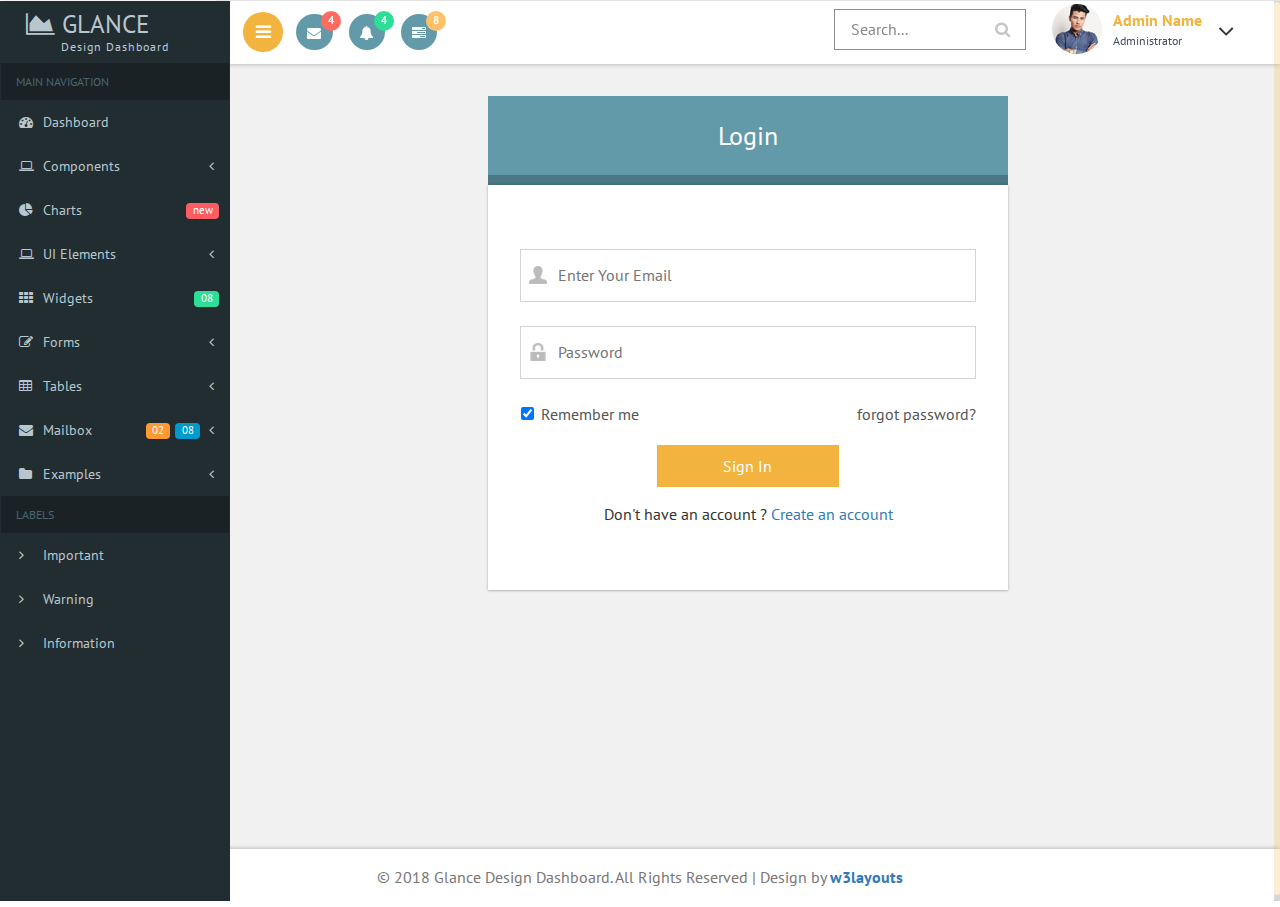
<file: Karaulians/Admin/login.html>
<!--
Author: W3layouts
Author URL: http://w3layouts.com
License: Creative Commons Attribution 3.0 Unported
License URL: http://creativecommons.org/licenses/by/3.0/
-->
<!DOCTYPE HTML>
<html>
<head>
<title>Glance Design Dashboard an Admin Panel Category Flat Bootstrap Responsive Website Template | Login Page :: w3layouts</title>
<meta name="viewport" content="width=device-width, initial-scale=1">
<meta http-equiv="Content-Type" content="text/html; charset=utf-8" />
<meta name="keywords" content="Glance Design Dashboard Responsive web template, Bootstrap Web Templates, Flat Web Templates, Android Compatible web template, 
SmartPhone Compatible web template, free WebDesigns for Nokia, Samsung, LG, SonyEricsson, Motorola web design" />
<script type="application/x-javascript"> addEventListener("load", function() { setTimeout(hideURLbar, 0); }, false); function hideURLbar(){ window.scrollTo(0,1); } </script>

<!-- Bootstrap Core CSS -->
<link href="css/bootstrap.css" rel='stylesheet' type='text/css' />

<!-- Custom CSS -->
<link href="css/style.css" rel='stylesheet' type='text/css' />

<!-- font-awesome icons CSS-->
<link href="css/font-awesome.css" rel="stylesheet"> 
<!-- //font-awesome icons CSS-->

 <!-- side nav css file -->
 <link href='css/SidebarNav.min.css' media='all' rel='stylesheet' type='text/css'/>
 <!-- side nav css file -->
 
 <!-- js-->
<script src="js/jquery-1.11.1.min.js"></script>
<script src="js/modernizr.custom.js"></script>

<!--webfonts-->
<link href="//fonts.googleapis.com/css?family=PT+Sans:400,400i,700,700i&amp;subset=cyrillic,cyrillic-ext,latin-ext" rel="stylesheet">
<!--//webfonts-->
 
<!-- Metis Menu -->
<script src="js/metisMenu.min.js"></script>
<script src="js/custom.js"></script>
<link href="css/custom.css" rel="stylesheet">
<!--//Metis Menu -->

</head> 
<body class="cbp-spmenu-push">
<div class="main-content">
	<div class="cbp-spmenu cbp-spmenu-vertical cbp-spmenu-left" id="cbp-spmenu-s1">
		<!--left-fixed -navigation-->
		<aside class="sidebar-left">
      <nav class="navbar navbar-inverse">
          <div class="navbar-header">
            <button type="button" class="navbar-toggle collapsed" data-toggle="collapse" data-target=".collapse" aria-expanded="false">
            <span class="sr-only">Toggle navigation</span>
            <span class="icon-bar"></span>
            <span class="icon-bar"></span>
            <span class="icon-bar"></span>
            </button>
            <h1><a class="navbar-brand" href="index.html"><span class="fa fa-area-chart"></span> Glance<span class="dashboard_text">Design dashboard</span></a></h1>
          </div>
          <div class="collapse navbar-collapse" id="bs-example-navbar-collapse-1">
            <ul class="sidebar-menu">
              <li class="header">MAIN NAVIGATION</li>
              <li class="treeview">
                <a href="index.html">
                <i class="fa fa-dashboard"></i> <span>Dashboard</span>
                </a>
              </li>
			  <li class="treeview">
                <a href="#">
                <i class="fa fa-laptop"></i>
                <span>Components</span>
                <i class="fa fa-angle-left pull-right"></i>
                </a>
                <ul class="treeview-menu">
                  <li><a href="grids.html"><i class="fa fa-angle-right"></i> Grids</a></li>
                  <li><a href="media.html"><i class="fa fa-angle-right"></i> Media Css</a></li>
                </ul>
              </li>
              <li class="treeview">
                <a href="charts.html">
                <i class="fa fa-pie-chart"></i>
                <span>Charts</span>
                <span class="label label-primary pull-right">new</span>
                </a>
              </li>
              </li>
              <li class="treeview">
                <a href="#">
                <i class="fa fa-laptop"></i>
                <span>UI Elements</span>
                <i class="fa fa-angle-left pull-right"></i>
                </a>
                <ul class="treeview-menu">
                  <li><a href="general.html"><i class="fa fa-angle-right"></i> General</a></li>
                  <li><a href="icons.html"><i class="fa fa-angle-right"></i> Icons</a></li>
                  <li><a href="buttons.html"><i class="fa fa-angle-right"></i> Buttons</a></li>
                  <li><a href="typography.html"><i class="fa fa-angle-right"></i> Typography</a></li>
                </ul>
              </li>
			  <li>
                <a href="widgets.html">
                <i class="fa fa-th"></i> <span>Widgets</span>
                <small class="label pull-right label-info">08</small>
                </a>
              </li>
              <li class="treeview">
                <a href="#">
                <i class="fa fa-edit"></i> <span>Forms</span>
                <i class="fa fa-angle-left pull-right"></i>
                </a>
                <ul class="treeview-menu">
                  <li><a href="forms.html"><i class="fa fa-angle-right"></i> General Forms</a></li>
                  <li><a href="validation.html"><i class="fa fa-angle-right"></i> Form Validations</a></li>
                </ul>
              </li>
              <li class="treeview">
                <a href="#">
                <i class="fa fa-table"></i> <span>Tables</span>
                <i class="fa fa-angle-left pull-right"></i>
                </a>
                <ul class="treeview-menu">
                  <li><a href="tables.html"><i class="fa fa-angle-right"></i> Simple tables</a></li>
                </ul>
              </li>
              <li class="treeview">
                <a href="#">
                <i class="fa fa-envelope"></i> <span>Mailbox</span>
                <i class="fa fa-angle-left pull-right"></i><small class="label pull-right label-info1">08</small><span class="label label-primary1 pull-right">02</span></a>
                <ul class="treeview-menu">
                  <li><a href="inbox.html"><i class="fa fa-angle-right"></i> Mail Inbox</a></li>
                  <li><a href="compose.html"><i class="fa fa-angle-right"></i> Compose Mail </a></li>
                </ul>
              </li>
              <li class="treeview">
                <a href="#">
                <i class="fa fa-folder"></i> <span>Examples</span>
                <i class="fa fa-angle-left pull-right"></i>
                </a>
                <ul class="treeview-menu">
                  <li><a href="login.html"><i class="fa fa-angle-right"></i> Login</a></li>
                  <li><a href="signup.html"><i class="fa fa-angle-right"></i> Register</a></li>
                  <li><a href="404.html"><i class="fa fa-angle-right"></i> 404 Error</a></li>
                  <li><a href="500.html"><i class="fa fa-angle-right"></i> 500 Error</a></li>
                  <li><a href="blank-page.html"><i class="fa fa-angle-right"></i> Blank Page</a></li>
                </ul>
              </li>
              <li class="header">LABELS</li>
              <li><a href="#"><i class="fa fa-angle-right text-red"></i> <span>Important</span></a></li>
              <li><a href="#"><i class="fa fa-angle-right text-yellow"></i> <span>Warning</span></a></li>
              <li><a href="#"><i class="fa fa-angle-right text-aqua"></i> <span>Information</span></a></li>
            </ul>
          </div>
          <!-- /.navbar-collapse -->
      </nav>
    </aside>
	</div>
		<!--left-fixed -navigation-->		
		<!-- header-starts -->
		<div class="sticky-header header-section ">
			<div class="header-left">
				
				<!--toggle button start-->
				<button id="showLeftPush"><i class="fa fa-bars"></i></button>
				<!--toggle button end-->
				<div class="profile_details_left"><!--notifications of menu start -->
					<ul class="nofitications-dropdown">
						<li class="dropdown head-dpdn">
							<a href="#" class="dropdown-toggle" data-toggle="dropdown" aria-expanded="false"><i class="fa fa-envelope"></i><span class="badge">4</span></a>
							<ul class="dropdown-menu">
								<li>
									<div class="notification_header">
										<h3>You have 3 new messages</h3>
									</div>
								</li>
								<li><a href="#">
								   <div class="user_img"><img src="images/1.jpg" alt=""></div>
								   <div class="notification_desc">
									<p>Lorem ipsum dolor amet</p>
									<p><span>1 hour ago</span></p>
									</div>
								   <div class="clearfix"></div>	
								</a></li>
								<li class="odd"><a href="#">
									<div class="user_img"><img src="images/4.jpg" alt=""></div>
								   <div class="notification_desc">
									<p>Lorem ipsum dolor amet </p>
									<p><span>1 hour ago</span></p>
									</div>
								  <div class="clearfix"></div>	
								</a></li>
								<li><a href="#">
								   <div class="user_img"><img src="images/3.jpg" alt=""></div>
								   <div class="notification_desc">
									<p>Lorem ipsum dolor amet </p>
									<p><span>1 hour ago</span></p>
									</div>
								   <div class="clearfix"></div>	
								</a></li>
								<li>
									<div class="notification_bottom">
										<a href="#">See all messages</a>
									</div> 
								</li>
							</ul>
						</li>
						<li class="dropdown head-dpdn">
							<a href="#" class="dropdown-toggle" data-toggle="dropdown" aria-expanded="false"><i class="fa fa-bell"></i><span class="badge blue">4</span></a>
							<ul class="dropdown-menu">
								<li>
									<div class="notification_header">
										<h3>You have 3 new notification</h3>
									</div>
								</li>
								<li><a href="#">
									<div class="user_img"><img src="images/4.jpg" alt=""></div>
								   <div class="notification_desc">
									<p>Lorem ipsum dolor amet</p>
									<p><span>1 hour ago</span></p>
									</div>
								  <div class="clearfix"></div>	
								 </a></li>
								 <li class="odd"><a href="#">
									<div class="user_img"><img src="images/1.jpg" alt=""></div>
								   <div class="notification_desc">
									<p>Lorem ipsum dolor amet </p>
									<p><span>1 hour ago</span></p>
									</div>
								   <div class="clearfix"></div>	
								 </a></li>
								 <li><a href="#">
									<div class="user_img"><img src="images/3.jpg" alt=""></div>
								   <div class="notification_desc">
									<p>Lorem ipsum dolor amet </p>
									<p><span>1 hour ago</span></p>
									</div>
								   <div class="clearfix"></div>	
								 </a></li>
								 <li>
									<div class="notification_bottom">
										<a href="#">See all notifications</a>
									</div> 
								</li>
							</ul>
						</li>	
						<li class="dropdown head-dpdn">
							<a href="#" class="dropdown-toggle" data-toggle="dropdown" aria-expanded="false"><i class="fa fa-tasks"></i><span class="badge blue1">8</span></a>
							<ul class="dropdown-menu">
								<li>
									<div class="notification_header">
										<h3>You have 8 pending task</h3>
									</div>
								</li>
								<li><a href="#">
									<div class="task-info">
										<span class="task-desc">Database update</span><span class="percentage">40%</span>
										<div class="clearfix"></div>	
									</div>
									<div class="progress progress-striped active">
										<div class="bar yellow" style="width:40%;"></div>
									</div>
								</a></li>
								<li><a href="#">
									<div class="task-info">
										<span class="task-desc">Dashboard done</span><span class="percentage">90%</span>
									   <div class="clearfix"></div>	
									</div>
									<div class="progress progress-striped active">
										 <div class="bar green" style="width:90%;"></div>
									</div>
								</a></li>
								<li><a href="#">
									<div class="task-info">
										<span class="task-desc">Mobile App</span><span class="percentage">33%</span>
										<div class="clearfix"></div>	
									</div>
								   <div class="progress progress-striped active">
										 <div class="bar red" style="width: 33%;"></div>
									</div>
								</a></li>
								<li><a href="#">
									<div class="task-info">
										<span class="task-desc">Issues fixed</span><span class="percentage">80%</span>
									   <div class="clearfix"></div>	
									</div>
									<div class="progress progress-striped active">
										 <div class="bar  blue" style="width: 80%;"></div>
									</div>
								</a></li>
								<li>
									<div class="notification_bottom">
										<a href="#">See all pending tasks</a>
									</div> 
								</li>
							</ul>
						</li>	
					</ul>
					<div class="clearfix"> </div>
				</div>
				<!--notification menu end -->
				<div class="clearfix"> </div>
			</div>
			<div class="header-right">
				
				
				<!--search-box-->
				<div class="search-box">
					<form class="input">
						<input class="sb-search-input input__field--madoka" placeholder="Search..." type="search" id="input-31" />
						<label class="input__label" for="input-31">
							<svg class="graphic" width="100%" height="100%" viewBox="0 0 404 77" preserveAspectRatio="none">
								<path d="m0,0l404,0l0,77l-404,0l0,-77z"/>
							</svg>
						</label>
					</form>
				</div><!--//end-search-box-->
				
				<div class="profile_details">		
					<ul>
						<li class="dropdown profile_details_drop">
							<a href="#" class="dropdown-toggle" data-toggle="dropdown" aria-expanded="false">
								<div class="profile_img">	
									<span class="prfil-img"><img src="images/2.jpg" alt=""> </span> 
									<div class="user-name">
										<p>Admin Name</p>
										<span>Administrator</span>
									</div>
									<i class="fa fa-angle-down lnr"></i>
									<i class="fa fa-angle-up lnr"></i>
									<div class="clearfix"></div>	
								</div>	
							</a>
							<ul class="dropdown-menu drp-mnu">
								<li> <a href="#"><i class="fa fa-cog"></i> Settings</a> </li> 
								<li> <a href="#"><i class="fa fa-user"></i> My Account</a> </li>
								<li> <a href="#"><i class="fa fa-suitcase"></i> Profile</a> </li> 
								<li> <a href="#"><i class="fa fa-sign-out"></i> Logout</a> </li>
							</ul>
						</li>
					</ul>
				</div>
				<div class="clearfix"> </div>				
			</div>
			<div class="clearfix"> </div>	
		</div>
		<!-- //header-ends -->
		<!-- main content start-->
		<div id="page-wrapper">
			<div class="main-page login-page ">
				<h2 class="title1">Login</h2>
				<div class="widget-shadow">
					<div class="login-body">
						<form action="#" method="post">
							<input type="email" class="user" name="email" placeholder="Enter Your Email" required="">
							<input type="password" name="password" class="lock" placeholder="Password" required="">
							<div class="forgot-grid">
								<label class="checkbox"><input type="checkbox" name="checkbox" checked=""><i></i>Remember me</label>
								<div class="forgot">
									<a href="#">forgot password?</a>
								</div>
								<div class="clearfix"> </div>
							</div>
							<input type="submit" name="Sign In" value="Sign In">
							<div class="registration">
								Don't have an account ?
								<a class="" href="signup.html">
									Create an account
								</a>
							</div>
						</form>
					</div>
				</div>
				
			</div>
		</div>
		<!--footer-->
		<div class="footer">
		   <p>&copy; 2018 Glance Design Dashboard. All Rights Reserved | Design by <a href="https://w3layouts.com/" target="_blank">w3layouts</a></p>		</div>
        <!--//footer-->
	</div>
	
	<!-- side nav js -->
	<script src='js/SidebarNav.min.js' type='text/javascript'></script>
	<script>
      $('.sidebar-menu').SidebarNav()
    </script>
	<!-- //side nav js -->
	
	<!-- Classie --><!-- for toggle left push menu script -->
		<script src="js/classie.js"></script>
		<script>
			var menuLeft = document.getElementById( 'cbp-spmenu-s1' ),
				showLeftPush = document.getElementById( 'showLeftPush' ),
				body = document.body;
				
			showLeftPush.onclick = function() {
				classie.toggle( this, 'active' );
				classie.toggle( body, 'cbp-spmenu-push-toright' );
				classie.toggle( menuLeft, 'cbp-spmenu-open' );
				disableOther( 'showLeftPush' );
			};
			
			function disableOther( button ) {
				if( button !== 'showLeftPush' ) {
					classie.toggle( showLeftPush, 'disabled' );
				}
			}
		</script>
	<!-- //Classie --><!-- //for toggle left push menu script -->
		
	<!--scrolling js-->
	<script src="js/jquery.nicescroll.js"></script>
	<script src="js/scripts.js"></script>
	<!--//scrolling js-->
	
	<!-- Bootstrap Core JavaScript -->
   <script src="js/bootstrap.js"> </script>
	<!-- //Bootstrap Core JavaScript -->
   
</body>
</html>
</file>
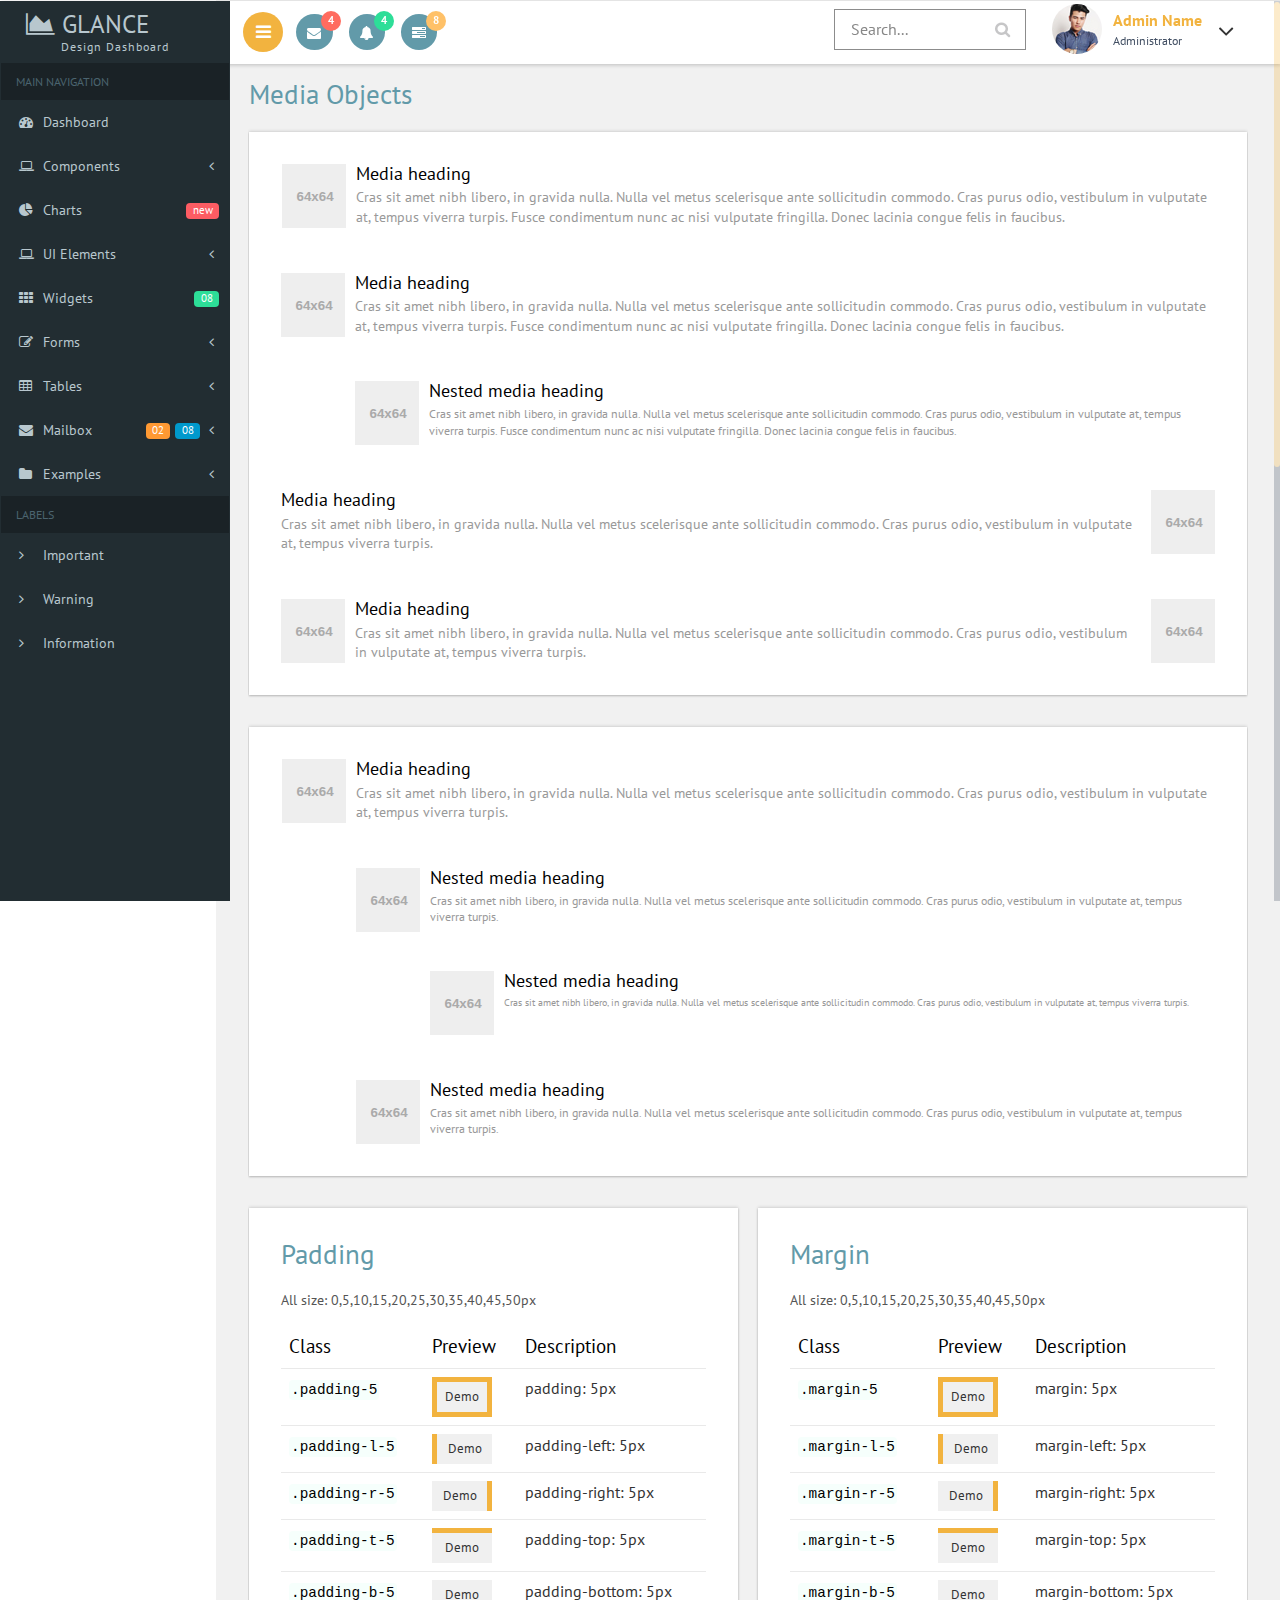
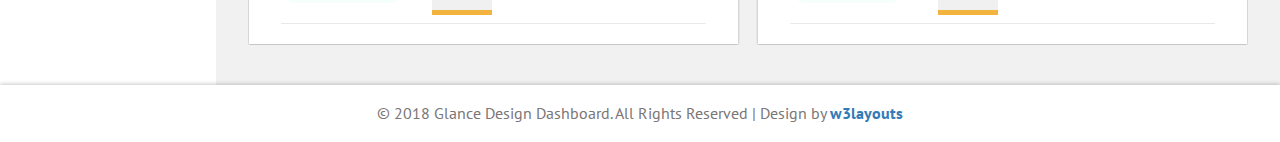
<file: Karaulians/Admin/media.html>
<!--
Author: W3layouts
Author URL: http://w3layouts.com
License: Creative Commons Attribution 3.0 Unported
License URL: http://creativecommons.org/licenses/by/3.0/
-->
<!DOCTYPE HTML>
<html>
<head>
<title>Glance Design Dashboard an Admin Panel Category Flat Bootstrap Responsive Website Template | Media :: w3layouts</title>
<meta name="viewport" content="width=device-width, initial-scale=1">
<meta http-equiv="Content-Type" content="text/html; charset=utf-8" />
<meta name="keywords" content="Glance Design Dashboard Responsive web template, Bootstrap Web Templates, Flat Web Templates, Android Compatible web template, 
SmartPhone Compatible web template, free WebDesigns for Nokia, Samsung, LG, SonyEricsson, Motorola web design" />
<script type="application/x-javascript"> addEventListener("load", function() { setTimeout(hideURLbar, 0); }, false); function hideURLbar(){ window.scrollTo(0,1); } </script>

<!-- Bootstrap Core CSS -->
<link href="css/bootstrap.css" rel='stylesheet' type='text/css' />

<!-- Custom CSS -->
<link href="css/style.css" rel='stylesheet' type='text/css' />

<!-- font-awesome icons CSS -->
<link href="css/font-awesome.css" rel="stylesheet"> 
<!-- //font-awesome icons CSS -->

 <!-- side nav css file -->
 <link href='css/SidebarNav.min.css' media='all' rel='stylesheet' type='text/css'/>
 <!-- side nav css file -->
 
 <!-- js-->
<script src="js/jquery-1.11.1.min.js"></script>
<script src="js/modernizr.custom.js"></script>

<!--webfonts-->
<link href="//fonts.googleapis.com/css?family=PT+Sans:400,400i,700,700i&amp;subset=cyrillic,cyrillic-ext,latin-ext" rel="stylesheet">
<!--//webfonts--> 

<!-- Metis Menu -->
<script src="js/metisMenu.min.js"></script>
<script src="js/custom.js"></script>
<link href="css/custom.css" rel="stylesheet">
<!--//Metis Menu -->

</head> 
<body class="cbp-spmenu-push">
	<div class="main-content">
	<div class="cbp-spmenu cbp-spmenu-vertical cbp-spmenu-left" id="cbp-spmenu-s1">
		<!--left-fixed -navigation-->
		<aside class="sidebar-left">
      <nav class="navbar navbar-inverse">
          <div class="navbar-header">
            <button type="button" class="navbar-toggle collapsed" data-toggle="collapse" data-target=".collapse" aria-expanded="false">
            <span class="sr-only">Toggle navigation</span>
            <span class="icon-bar"></span>
            <span class="icon-bar"></span>
            <span class="icon-bar"></span>
            </button>
            <h1><a class="navbar-brand" href="index.html"><span class="fa fa-area-chart"></span> Glance<span class="dashboard_text">Design dashboard</span></a></h1>
          </div>
          <div class="collapse navbar-collapse" id="bs-example-navbar-collapse-1">
            <ul class="sidebar-menu">
              <li class="header">MAIN NAVIGATION</li>
             <li class="treeview">
                <a href="index.html">
                <i class="fa fa-dashboard"></i> <span>Dashboard</span>
                </a>
              </li>
			  <li class="treeview">
                <a href="#">
                <i class="fa fa-laptop"></i>
                <span>Components</span>
                <i class="fa fa-angle-left pull-right"></i>
                </a>
                <ul class="treeview-menu">
                  <li><a href="grids.html"><i class="fa fa-angle-right"></i> Grids</a></li>
                  <li><a href="media.html"><i class="fa fa-angle-right"></i> Media Css</a></li>
                </ul>
              </li>
              <li class="treeview">
                <a href="charts.html">
                <i class="fa fa-pie-chart"></i>
                <span>Charts</span>
                <span class="label label-primary pull-right">new</span>
                </a>
              </li>
              <li class="treeview">
                <a href="#">
                <i class="fa fa-laptop"></i>
                <span>UI Elements</span>
                <i class="fa fa-angle-left pull-right"></i>
                </a>
                <ul class="treeview-menu">
                  <li><a href="general.html"><i class="fa fa-angle-right"></i> General</a></li>
                  <li><a href="icons.html"><i class="fa fa-angle-right"></i> Icons</a></li>
                  <li><a href="buttons.html"><i class="fa fa-angle-right"></i> Buttons</a></li>
                  <li><a href="typography.html"><i class="fa fa-angle-right"></i> Typography</a></li>
                </ul>
              </li>
			  <li>
                <a href="widgets.html">
                <i class="fa fa-th"></i> <span>Widgets</span>
                <small class="label pull-right label-info">08</small>
                </a>
              </li>
              <li class="treeview">
                <a href="#">
                <i class="fa fa-edit"></i> <span>Forms</span>
                <i class="fa fa-angle-left pull-right"></i>
                </a>
                <ul class="treeview-menu">
                  <li><a href="forms.html"><i class="fa fa-angle-right"></i> General Forms</a></li>
                  <li><a href="validation.html"><i class="fa fa-angle-right"></i> Form Validations</a></li>
                </ul>
              </li>
              <li class="treeview">
                <a href="#">
                <i class="fa fa-table"></i> <span>Tables</span>
                <i class="fa fa-angle-left pull-right"></i>
                </a>
                <ul class="treeview-menu">
                  <li><a href="tables.html"><i class="fa fa-angle-right"></i> Simple tables</a></li>
                </ul>
              </li>
              <li class="treeview">
                <a href="#">
                <i class="fa fa-envelope"></i> <span>Mailbox</span>
                <i class="fa fa-angle-left pull-right"></i><small class="label pull-right label-info1">08</small><span class="label label-primary1 pull-right">02</span></a>
                <ul class="treeview-menu">
                  <li><a href="inbox.html"><i class="fa fa-angle-right"></i> Mail Inbox</a></li>
                  <li><a href="compose.html"><i class="fa fa-angle-right"></i> Compose Mail </a></li>
                </ul>
              </li>
              <li class="treeview">
                <a href="#">
                <i class="fa fa-folder"></i> <span>Examples</span>
                <i class="fa fa-angle-left pull-right"></i>
                </a>
                <ul class="treeview-menu">
                  <li><a href="login.html"><i class="fa fa-angle-right"></i> Login</a></li>
                  <li><a href="signup.html"><i class="fa fa-angle-right"></i> Register</a></li>
                  <li><a href="404.html"><i class="fa fa-angle-right"></i> 404 Error</a></li>
                  <li><a href="500.html"><i class="fa fa-angle-right"></i> 500 Error</a></li>
                  <li><a href="blank-page.html"><i class="fa fa-angle-right"></i> Blank Page</a></li>
                </ul>
              </li>
              <li class="header">LABELS</li>
              <li><a href="#"><i class="fa fa-angle-right text-red"></i> <span>Important</span></a></li>
              <li><a href="#"><i class="fa fa-angle-right text-yellow"></i> <span>Warning</span></a></li>
              <li><a href="#"><i class="fa fa-angle-right text-aqua"></i> <span>Information</span></a></li>
            </ul>
          </div>
          <!-- /.navbar-collapse -->
      </nav>
    </aside>
	</div>
		<!--left-fixed -navigation-->
		
		<!-- header-starts -->
		<div class="sticky-header header-section ">
			<div class="header-left">
				
				<!--toggle button start-->
				<button id="showLeftPush"><i class="fa fa-bars"></i></button>
				<!--toggle button end-->
				<div class="profile_details_left"><!--notifications of menu start -->
					<ul class="nofitications-dropdown">
						<li class="dropdown head-dpdn">
							<a href="#" class="dropdown-toggle" data-toggle="dropdown" aria-expanded="false"><i class="fa fa-envelope"></i><span class="badge">4</span></a>
							<ul class="dropdown-menu">
								<li>
									<div class="notification_header">
										<h3>You have 3 new messages</h3>
									</div>
								</li>
								<li><a href="#">
								   <div class="user_img"><img src="images/1.jpg" alt=""></div>
								   <div class="notification_desc">
									<p>Lorem ipsum dolor amet</p>
									<p><span>1 hour ago</span></p>
									</div>
								   <div class="clearfix"></div>	
								</a></li>
								<li class="odd"><a href="#">
									<div class="user_img"><img src="images/4.jpg" alt=""></div>
								   <div class="notification_desc">
									<p>Lorem ipsum dolor amet </p>
									<p><span>1 hour ago</span></p>
									</div>
								  <div class="clearfix"></div>	
								</a></li>
								<li><a href="#">
								   <div class="user_img"><img src="images/3.jpg" alt=""></div>
								   <div class="notification_desc">
									<p>Lorem ipsum dolor amet </p>
									<p><span>1 hour ago</span></p>
									</div>
								   <div class="clearfix"></div>	
								</a></li>
								<li>
									<div class="notification_bottom">
										<a href="#">See all messages</a>
									</div> 
								</li>
							</ul>
						</li>
						<li class="dropdown head-dpdn">
							<a href="#" class="dropdown-toggle" data-toggle="dropdown" aria-expanded="false"><i class="fa fa-bell"></i><span class="badge blue">4</span></a>
							<ul class="dropdown-menu">
								<li>
									<div class="notification_header">
										<h3>You have 3 new notification</h3>
									</div>
								</li>
								<li><a href="#">
									<div class="user_img"><img src="images/4.jpg" alt=""></div>
								   <div class="notification_desc">
									<p>Lorem ipsum dolor amet</p>
									<p><span>1 hour ago</span></p>
									</div>
								  <div class="clearfix"></div>	
								 </a></li>
								 <li class="odd"><a href="#">
									<div class="user_img"><img src="images/1.jpg" alt=""></div>
								   <div class="notification_desc">
									<p>Lorem ipsum dolor amet </p>
									<p><span>1 hour ago</span></p>
									</div>
								   <div class="clearfix"></div>	
								 </a></li>
								 <li><a href="#">
									<div class="user_img"><img src="images/3.jpg" alt=""></div>
								   <div class="notification_desc">
									<p>Lorem ipsum dolor amet </p>
									<p><span>1 hour ago</span></p>
									</div>
								   <div class="clearfix"></div>	
								 </a></li>
								 <li>
									<div class="notification_bottom">
										<a href="#">See all notifications</a>
									</div> 
								</li>
							</ul>
						</li>	
						<li class="dropdown head-dpdn">
							<a href="#" class="dropdown-toggle" data-toggle="dropdown" aria-expanded="false"><i class="fa fa-tasks"></i><span class="badge blue1">8</span></a>
							<ul class="dropdown-menu">
								<li>
									<div class="notification_header">
										<h3>You have 8 pending task</h3>
									</div>
								</li>
								<li><a href="#">
									<div class="task-info">
										<span class="task-desc">Database update</span><span class="percentage">40%</span>
										<div class="clearfix"></div>	
									</div>
									<div class="progress progress-striped active">
										<div class="bar yellow" style="width:40%;"></div>
									</div>
								</a></li>
								<li><a href="#">
									<div class="task-info">
										<span class="task-desc">Dashboard done</span><span class="percentage">90%</span>
									   <div class="clearfix"></div>	
									</div>
									<div class="progress progress-striped active">
										 <div class="bar green" style="width:90%;"></div>
									</div>
								</a></li>
								<li><a href="#">
									<div class="task-info">
										<span class="task-desc">Mobile App</span><span class="percentage">33%</span>
										<div class="clearfix"></div>	
									</div>
								   <div class="progress progress-striped active">
										 <div class="bar red" style="width: 33%;"></div>
									</div>
								</a></li>
								<li><a href="#">
									<div class="task-info">
										<span class="task-desc">Issues fixed</span><span class="percentage">80%</span>
									   <div class="clearfix"></div>	
									</div>
									<div class="progress progress-striped active">
										 <div class="bar  blue" style="width: 80%;"></div>
									</div>
								</a></li>
								<li>
									<div class="notification_bottom">
										<a href="#">See all pending tasks</a>
									</div> 
								</li>
							</ul>
						</li>	
					</ul>
					<div class="clearfix"> </div>
				</div>
				<!--notification menu end -->
				<div class="clearfix"> </div>
			</div>
			<div class="header-right">
				
				
				<!--search-box-->
				<div class="search-box">
					<form class="input">
						<input class="sb-search-input input__field--madoka" placeholder="Search..." type="search" id="input-31" />
						<label class="input__label" for="input-31">
							<svg class="graphic" width="100%" height="100%" viewBox="0 0 404 77" preserveAspectRatio="none">
								<path d="m0,0l404,0l0,77l-404,0l0,-77z"/>
							</svg>
						</label>
					</form>
				</div><!--//end-search-box-->
				
				<div class="profile_details">		
					<ul>
						<li class="dropdown profile_details_drop">
							<a href="#" class="dropdown-toggle" data-toggle="dropdown" aria-expanded="false">
								<div class="profile_img">	
									<span class="prfil-img"><img src="images/2.jpg" alt=""> </span> 
									<div class="user-name">
										<p>Admin Name</p>
										<span>Administrator</span>
									</div>
									<i class="fa fa-angle-down lnr"></i>
									<i class="fa fa-angle-up lnr"></i>
									<div class="clearfix"></div>	
								</div>	
							</a>
							<ul class="dropdown-menu drp-mnu">
								<li> <a href="#"><i class="fa fa-cog"></i> Settings</a> </li> 
								<li> <a href="#"><i class="fa fa-user"></i> My Account</a> </li>
								<li> <a href="#"><i class="fa fa-suitcase"></i> Profile</a> </li> 
								<li> <a href="#"><i class="fa fa-sign-out"></i> Logout</a> </li>
							</ul>
						</li>
					</ul>
				</div>
				<div class="clearfix"> </div>				
			</div>
			<div class="clearfix"> </div>	
		</div>
		<!-- //header-ends -->
		<!-- main content start-->
		<div id="page-wrapper">
			<div class="main-page">
				<div class="media">
					<h2 class="title1">Media Objects</h2>
					<div class="bs-example5 widget-shadow" data-example-id="default-media">
						<div class="media">
							<div class="media-left">
								<a href="#">
								  <img class="media-object" data-src="holder.js/64x64" alt="64x64" src="[data-uri]" data-holder-rendered="true" style="width: 64px; height: 64px;">
								</a>
							</div>
							<div class="media-body">
								<h4 class="media-heading">Media heading</h4>
								Cras sit amet nibh libero, in gravida nulla. Nulla vel metus scelerisque ante sollicitudin commodo. Cras purus odio, vestibulum in vulputate at, tempus viverra turpis. Fusce condimentum nunc ac nisi vulputate fringilla. Donec lacinia congue felis in faucibus.
							</div>
							<div class="clearfix"> </div>
						</div>
						<div class="media">
							<div class="media-left">
								<a href="#">
								  <img class="media-object" data-src="holder.js/64x64" alt="64x64" src="[data-uri]" data-holder-rendered="true" style="width: 64px; height: 64px;">
								</a>
							</div>
							<div class="media-body">
								<h4 class="media-heading">Media heading</h4>
								Cras sit amet nibh libero, in gravida nulla. Nulla vel metus scelerisque ante sollicitudin commodo. Cras purus odio, vestibulum in vulputate at, tempus viverra turpis. Fusce condimentum nunc ac nisi vulputate fringilla. Donec lacinia congue felis in faucibus.
								<div class="media">
									<div class="media-left">
										<a href="#">
										  <img class="media-object" data-src="holder.js/64x64" alt="64x64" src="[data-uri]" data-holder-rendered="true" style="width: 64px; height: 64px;">
										</a>
									</div>
									<div class="media-body">
										<h4 class="media-heading">Nested media heading</h4>
										Cras sit amet nibh libero, in gravida nulla. Nulla vel metus scelerisque ante sollicitudin commodo. Cras purus odio, vestibulum in vulputate at, tempus viverra turpis. Fusce condimentum nunc ac nisi vulputate fringilla. Donec lacinia congue felis in faucibus.
									</div>
								</div>
							</div>
						</div>
						<div class="media">
							<div class="media-body">
								<h4 class="media-heading">Media heading</h4>
								Cras sit amet nibh libero, in gravida nulla. Nulla vel metus scelerisque ante sollicitudin commodo. Cras purus odio, vestibulum in vulputate at, tempus viverra turpis.
							</div>
							<div class="media-right">
								<a href="#">
									<img class="media-object" data-src="holder.js/64x64" alt="64x64" src="[data-uri]" data-holder-rendered="true" style="width: 64px; height: 64px;">
								</a>
							</div>
							<div class="clearfix"> </div>
						</div>
						<div class="media">
							<div class="media-left">
								<a href="#">
									<img class="media-object" data-src="holder.js/64x64" alt="64x64" src="[data-uri]" data-holder-rendered="true" style="width: 64px; height: 64px;">
								</a>
							</div>
							<div class="media-body">
								<h4 class="media-heading">Media heading</h4>
								Cras sit amet nibh libero, in gravida nulla. Nulla vel metus scelerisque ante sollicitudin commodo. Cras purus odio, vestibulum in vulputate at, tempus viverra turpis.
							</div>
							<div class="media-right">
								<a href="#">
								  <img class="media-object" data-src="holder.js/64x64" alt="64x64" src="[data-uri]" data-holder-rendered="true" style="width: 64px; height: 64px;">
								</a>
							</div>
						</div>
					</div>
					<div class="bs-example5 example_6 widget-shadow" data-example-id="media-list">
						<ul class="media-list">
							<li class="media">
								<div class="media-left">
									<a href="#">
										<img class="media-object" data-src="holder.js/64x64" alt="64x64" src="[data-uri]" data-holder-rendered="true" style="width: 64px; height: 64px;">
									</a>
								</div>
								<div class="media-body">
									<h4 class="media-heading">Media heading</h4>
									<p>Cras sit amet nibh libero, in gravida nulla. Nulla vel metus scelerisque ante sollicitudin commodo. Cras purus odio, vestibulum in vulputate at, tempus viverra turpis.</p>
									<!-- Nested media object -->
									<div class="media">
										<div class="media-left">
											<a href="#">
												<img class="media-object" data-src="holder.js/64x64" alt="64x64" src="[data-uri]" data-holder-rendered="true" style="width: 64px; height: 64px;">
											</a>
										</div>
										<div class="media-body">
											<h4 class="media-heading">Nested media heading</h4>
												Cras sit amet nibh libero, in gravida nulla. Nulla vel metus scelerisque ante sollicitudin commodo. Cras purus odio, vestibulum in vulputate at, tempus viverra turpis.
											<!-- Nested media object -->
											<div class="media">
												<div class="media-left">
													<a href="#">
														<img class="media-object" data-src="holder.js/64x64" alt="64x64" src="[data-uri]" data-holder-rendered="true" style="width: 64px; height: 64px;">
													</a>
												</div>
												<div class="media-body">
													<h4 class="media-heading">Nested media heading</h4>
													Cras sit amet nibh libero, in gravida nulla. Nulla vel metus scelerisque ante sollicitudin commodo. Cras purus odio, vestibulum in vulputate at, tempus viverra turpis.
												</div>
											</div>
										</div>
									</div>
									<!-- Nested media object -->
									<div class="media">
										<div class="media-left">
											<a href="#">
												<img class="media-object" data-src="holder.js/64x64" alt="64x64" src="[data-uri]" data-holder-rendered="true" style="width: 64px; height: 64px;">
											</a>
										</div>
										<div class="media-body">
											<h4 class="media-heading">Nested media heading</h4>
											Cras sit amet nibh libero, in gravida nulla. Nulla vel metus scelerisque ante sollicitudin commodo. Cras purus odio, vestibulum in vulputate at, tempus viverra turpis.
										</div>
									</div>
								</div>
							</li>
						</ul>
					</div>
					<div class="media_1">
						<div class="col-md-6 media_1-left widget-shadow">
							<div class="panel_2">
								<h3 class="title1">Padding</h3>
								<p>All size: 0,5,10,15,20,25,30,35,40,45,50px</p>
								<table class="table table-hover">
									<thead>
									  <tr>
										<td class="head">Class</td>
										<td class="head">Preview</td>
										<td class="head">Description</td>
									  </tr>
									</thead>
									<tbody>
									  <tr>
										<td><code>.padding-5</code></td>
										<td>
										  <div class="demolayout padding-5">
											<div class="demobox">Demo</div>
										  </div>
										</td>
										<td>padding: 5px</td>
									  </tr>
									  <tr>
										<td><code>.padding-l-5</code></td>
										<td>
										  <div class="demolayout padding-l-5">
											<div class="demobox">Demo</div>
										  </div>
										</td>
										<td>padding-left: 5px</td>
									  </tr>
									  <tr>
										<td><code>.padding-r-5</code></td>
										<td>
										  <div class="demolayout padding-r-5">
											<div class="demobox">Demo</div>
										  </div>
										</td>
										<td>padding-right: 5px</td>
									  </tr>
									  <tr>
										<td><code>.padding-t-5</code></td>
										<td>
										  <div class="demolayout padding-t-5">
											<div class="demobox">Demo</div>
										  </div>
										</td>
										<td>padding-top: 5px</td>
									  </tr>
									  <tr>
										<td><code>.padding-b-5</code></td>
										<td>
										  <div class="demolayout padding-b-5">
											<div class="demobox">Demo</div>
										  </div>
										</td>
										<td>padding-bottom: 5px</td>
									  </tr>
									</tbody>
								</table>
							</div>
						</div>
						<div class="col-md-6 media_1-right widget-shadow">
							<div class="panel_2 panel_3">
								<h3 class="title1">Margin</h3>
								<p>All size: 0,5,10,15,20,25,30,35,40,45,50px</p>
								<table class="table table-hover">
									<thead>
									  <tr>
										<td class="head">Class</td>
										<td class="head">Preview</td>
										<td class="head">Description</td>
									  </tr>
									</thead>
									<tbody>
									  <tr>
										<td><code>.margin-5</code></td>
										<td>
										  <div class="demolayout padding-5">
											<div class="demobox">Demo</div>
										  </div>
										</td>
										<td>margin: 5px</td>
									  </tr>
									  <tr>
										<td><code>.margin-l-5</code></td>
										<td>
										  <div class="demolayout padding-l-5">
											<div class="demobox">Demo</div>
										  </div>
										</td>
										<td>margin-left: 5px</td>
									  </tr>
									  <tr>
										<td><code>.margin-r-5</code></td>
										<td>
										  <div class="demolayout padding-r-5">
											<div class="demobox">Demo</div>
										  </div>
										</td>
										<td>margin-right: 5px</td>
									  </tr>
									  <tr>
										<td><code>.margin-t-5</code></td>
										<td>
										  <div class="demolayout padding-t-5">
											<div class="demobox">Demo</div>
										  </div>
										</td>
										<td>margin-top: 5px</td>
									  </tr>
									  <tr>
										<td><code>.margin-b-5</code></td>
										<td>
										  <div class="demolayout padding-b-5">
											<div class="demobox">Demo</div>
										  </div>
										</td>
										<td>margin-bottom: 5px</td>
									  </tr>
									</tbody>
								</table>
							</div>
						</div>
						<div class="clearfix"> </div>
					</div> 
				</div>
			</div>
		</div>
		<!--footer-->
		<div class="footer">
		   <p>&copy; 2018 Glance Design Dashboard. All Rights Reserved | Design by <a href="https://w3layouts.com/" target="_blank">w3layouts</a></p>
	   </div>
        <!--//footer-->
	</div>
	
	<!-- side nav js -->
	<script src='js/SidebarNav.min.js' type='text/javascript'></script>
	<script>
      $('.sidebar-menu').SidebarNav()
    </script>
	<!-- //side nav js -->
	
	<!-- Classie --><!-- for toggle left push menu script -->
		<script src="js/classie.js"></script>
		<script>
			var menuLeft = document.getElementById( 'cbp-spmenu-s1' ),
				showLeftPush = document.getElementById( 'showLeftPush' ),
				body = document.body;
				
			showLeftPush.onclick = function() {
				classie.toggle( this, 'active' );
				classie.toggle( body, 'cbp-spmenu-push-toright' );
				classie.toggle( menuLeft, 'cbp-spmenu-open' );
				disableOther( 'showLeftPush' );
			};
			
			function disableOther( button ) {
				if( button !== 'showLeftPush' ) {
					classie.toggle( showLeftPush, 'disabled' );
				}
			}
		</script>
	<!-- //Classie --><!-- //for toggle left push menu script -->
	
	<!--scrolling js-->
	<script src="js/jquery.nicescroll.js"></script>
	<script src="js/scripts.js"></script>
	<!--//scrolling js-->
	
	<!-- Bootstrap Core JavaScript -->
   <script src="js/bootstrap.js"> </script>
   
</body>
</html>
</file>
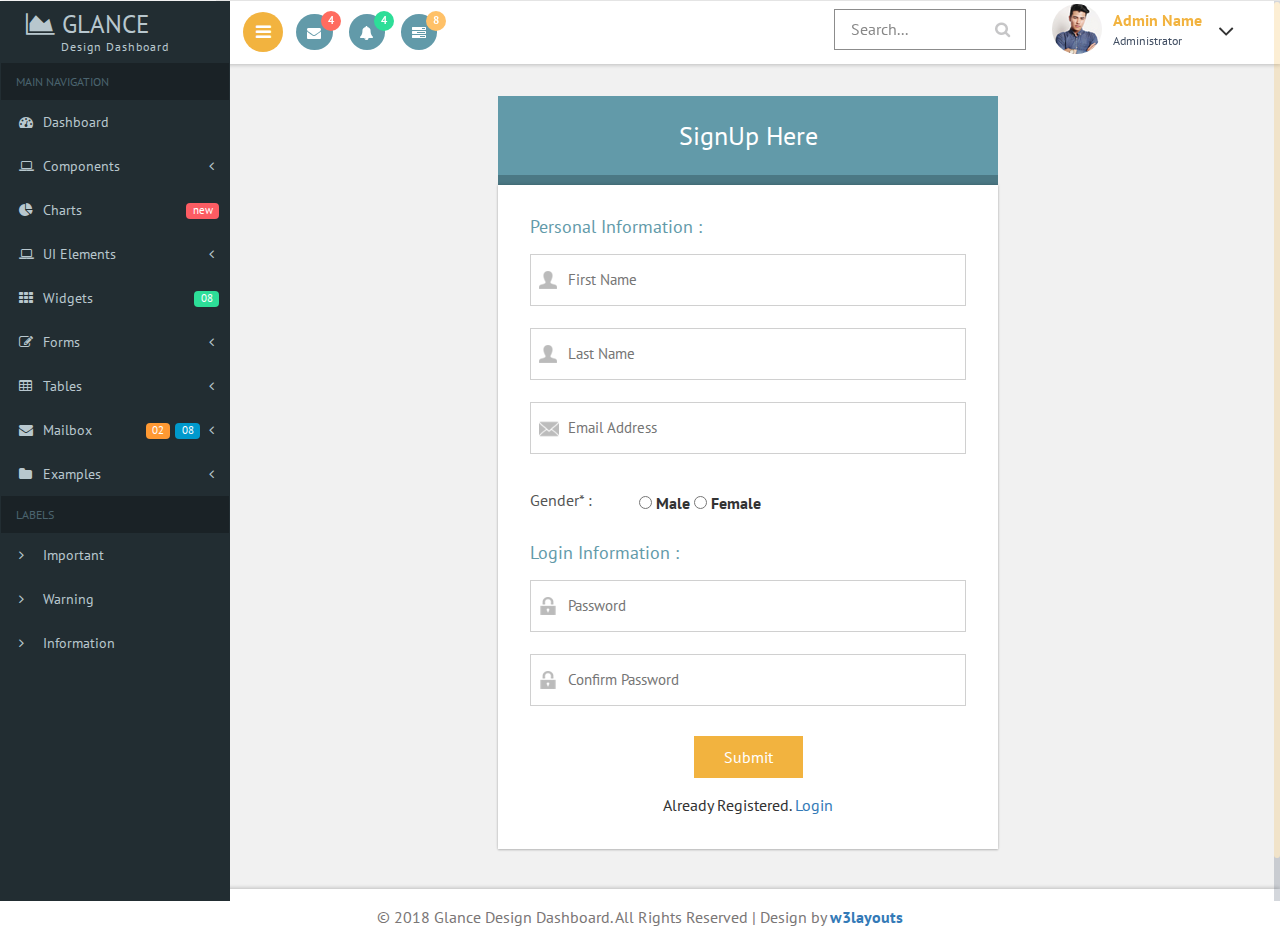
<file: Karaulians/Admin/signup.html>
<!--
Author: W3layouts
Author URL: http://w3layouts.com
License: Creative Commons Attribution 3.0 Unported
License URL: http://creativecommons.org/licenses/by/3.0/
-->
<!DOCTYPE HTML>
<html>
<head>
<title>Glance Design Dashboard an Admin Panel Category Flat Bootstrap Responsive Website Template | SignUp Page :: w3layouts</title>
<meta name="viewport" content="width=device-width, initial-scale=1">
<meta http-equiv="Content-Type" content="text/html; charset=utf-8" />
<meta name="keywords" content="Glance Design Dashboard Responsive web template, Bootstrap Web Templates, Flat Web Templates, Android Compatible web template, 
SmartPhone Compatible web template, free WebDesigns for Nokia, Samsung, LG, SonyEricsson, Motorola web design" />
<script type="application/x-javascript"> addEventListener("load", function() { setTimeout(hideURLbar, 0); }, false); function hideURLbar(){ window.scrollTo(0,1); } </script>

<!-- Bootstrap Core CSS -->
<link href="css/bootstrap.css" rel='stylesheet' type='text/css' />

<!-- Custom CSS -->
<link href="css/style.css" rel='stylesheet' type='text/css' />

<!-- font-awesome icons CSS -->
<link href="css/font-awesome.css" rel="stylesheet"> 
<!-- //font-awesome icons CSS -->

 <!-- side nav css file -->
 <link href='css/SidebarNav.min.css' media='all' rel='stylesheet' type='text/css'/>
 <!-- side nav css file -->
 
 <!-- js-->
<script src="js/jquery-1.11.1.min.js"></script>
<script src="js/modernizr.custom.js"></script>

<!--webfonts-->
<link href="//fonts.googleapis.com/css?family=PT+Sans:400,400i,700,700i&amp;subset=cyrillic,cyrillic-ext,latin-ext" rel="stylesheet">
<!--//webfonts--> 

<!-- Metis Menu -->
<script src="js/metisMenu.min.js"></script>
<script src="js/custom.js"></script>
<link href="css/custom.css" rel="stylesheet">
<!--//Metis Menu -->

</head> 
<body class="cbp-spmenu-push">
	<div class="main-content">
	<div class="cbp-spmenu cbp-spmenu-vertical cbp-spmenu-left" id="cbp-spmenu-s1">
		<!--left-fixed -navigation-->
		<aside class="sidebar-left">
      <nav class="navbar navbar-inverse">
          <div class="navbar-header">
            <button type="button" class="navbar-toggle collapsed" data-toggle="collapse" data-target=".collapse" aria-expanded="false">
            <span class="sr-only">Toggle navigation</span>
            <span class="icon-bar"></span>
            <span class="icon-bar"></span>
            <span class="icon-bar"></span>
            </button>
            <h1><a class="navbar-brand" href="index.html"><span class="fa fa-area-chart"></span> Glance<span class="dashboard_text">Design dashboard</span></a></h1>
          </div>
          <div class="collapse navbar-collapse" id="bs-example-navbar-collapse-1">
            <ul class="sidebar-menu">
              <li class="header">MAIN NAVIGATION</li>
              <li class="treeview">
                <a href="index.html">
                <i class="fa fa-dashboard"></i> <span>Dashboard</span>
                </a>
              </li>
			  <li class="treeview">
                <a href="#">
                <i class="fa fa-laptop"></i>
                <span>Components</span>
                <i class="fa fa-angle-left pull-right"></i>
                </a>
                <ul class="treeview-menu">
                  <li><a href="grids.html"><i class="fa fa-angle-right"></i> Grids</a></li>
                  <li><a href="media.html"><i class="fa fa-angle-right"></i> Media Css</a></li>
                </ul>
              </li>
              <li class="treeview">
                <a href="charts.html">
                <i class="fa fa-pie-chart"></i>
                <span>Charts</span>
                <span class="label label-primary pull-right">new</span>
                </a>
              </li>
              <li class="treeview">
                <a href="#">
                <i class="fa fa-laptop"></i>
                <span>UI Elements</span>
                <i class="fa fa-angle-left pull-right"></i>
                </a>
                <ul class="treeview-menu">
                  <li><a href="general.html"><i class="fa fa-angle-right"></i> General</a></li>
                  <li><a href="icons.html"><i class="fa fa-angle-right"></i> Icons</a></li>
                  <li><a href="buttons.html"><i class="fa fa-angle-right"></i> Buttons</a></li>
                  <li><a href="typography.html"><i class="fa fa-angle-right"></i> Typography</a></li>
                </ul>
              </li>
			  <li>
                <a href="widgets.html">
                <i class="fa fa-th"></i> <span>Widgets</span>
                <small class="label pull-right label-info">08</small>
                </a>
              </li>
              <li class="treeview">
                <a href="#">
                <i class="fa fa-edit"></i> <span>Forms</span>
                <i class="fa fa-angle-left pull-right"></i>
                </a>
                <ul class="treeview-menu">
                  <li><a href="forms.html"><i class="fa fa-angle-right"></i> General Forms</a></li>
                  <li><a href="validation.html"><i class="fa fa-angle-right"></i> Form Validations</a></li>
                </ul>
              </li>
              <li class="treeview">
                <a href="#">
                <i class="fa fa-table"></i> <span>Tables</span>
                <i class="fa fa-angle-left pull-right"></i>
                </a>
                <ul class="treeview-menu">
                  <li><a href="tables.html"><i class="fa fa-angle-right"></i> Simple tables</a></li>
                </ul>
              </li>
              <li class="treeview">
                <a href="#">
                <i class="fa fa-envelope"></i> <span>Mailbox</span>
                <i class="fa fa-angle-left pull-right"></i><small class="label pull-right label-info1">08</small><span class="label label-primary1 pull-right">02</span></a>
               <ul class="treeview-menu">
                  <li><a href="inbox.html"><i class="fa fa-angle-right"></i> Mail Inbox</a></li>
                  <li><a href="compose.html"><i class="fa fa-angle-right"></i> Compose Mail </a></li>
                </ul>
              </li>
              <li class="treeview">
                <a href="#">
                <i class="fa fa-folder"></i> <span>Examples</span>
                <i class="fa fa-angle-left pull-right"></i>
                </a>
                <ul class="treeview-menu">
                  <li><a href="login.html"><i class="fa fa-angle-right"></i> Login</a></li>
                  <li><a href="signup.html"><i class="fa fa-angle-right"></i> Register</a></li>
                  <li><a href="404.html"><i class="fa fa-angle-right"></i> 404 Error</a></li>
                  <li><a href="500.html"><i class="fa fa-angle-right"></i> 500 Error</a></li>
                  <li><a href="blank-page.html"><i class="fa fa-angle-right"></i> Blank Page</a></li>
                </ul>
              </li>
              <li class="header">LABELS</li>
              <li><a href="#"><i class="fa fa-angle-right text-red"></i> <span>Important</span></a></li>
              <li><a href="#"><i class="fa fa-angle-right text-yellow"></i> <span>Warning</span></a></li>
              <li><a href="#"><i class="fa fa-angle-right text-aqua"></i> <span>Information</span></a></li>
            </ul>
          </div>
          <!-- /.navbar-collapse -->
      </nav>
    </aside>
	</div>
		<!--left-fixed -navigation-->
		
		<!-- header-starts -->
		<div class="sticky-header header-section ">
			<div class="header-left">
				
				<!--toggle button start-->
				<button id="showLeftPush"><i class="fa fa-bars"></i></button>
				<!--toggle button end-->
				<div class="profile_details_left"><!--notifications of menu start -->
					<ul class="nofitications-dropdown">
						<li class="dropdown head-dpdn">
							<a href="#" class="dropdown-toggle" data-toggle="dropdown" aria-expanded="false"><i class="fa fa-envelope"></i><span class="badge">4</span></a>
							<ul class="dropdown-menu">
								<li>
									<div class="notification_header">
										<h3>You have 3 new messages</h3>
									</div>
								</li>
								<li><a href="#">
								   <div class="user_img"><img src="images/1.jpg" alt=""></div>
								   <div class="notification_desc">
									<p>Lorem ipsum dolor amet</p>
									<p><span>1 hour ago</span></p>
									</div>
								   <div class="clearfix"></div>	
								</a></li>
								<li class="odd"><a href="#">
									<div class="user_img"><img src="images/4.jpg" alt=""></div>
								   <div class="notification_desc">
									<p>Lorem ipsum dolor amet </p>
									<p><span>1 hour ago</span></p>
									</div>
								  <div class="clearfix"></div>	
								</a></li>
								<li><a href="#">
								   <div class="user_img"><img src="images/3.jpg" alt=""></div>
								   <div class="notification_desc">
									<p>Lorem ipsum dolor amet </p>
									<p><span>1 hour ago</span></p>
									</div>
								   <div class="clearfix"></div>	
								</a></li>
								<li>
									<div class="notification_bottom">
										<a href="#">See all messages</a>
									</div> 
								</li>
							</ul>
						</li>
						<li class="dropdown head-dpdn">
							<a href="#" class="dropdown-toggle" data-toggle="dropdown" aria-expanded="false"><i class="fa fa-bell"></i><span class="badge blue">4</span></a>
							<ul class="dropdown-menu">
								<li>
									<div class="notification_header">
										<h3>You have 3 new notification</h3>
									</div>
								</li>
								<li><a href="#">
									<div class="user_img"><img src="images/4.jpg" alt=""></div>
								   <div class="notification_desc">
									<p>Lorem ipsum dolor amet</p>
									<p><span>1 hour ago</span></p>
									</div>
								  <div class="clearfix"></div>	
								 </a></li>
								 <li class="odd"><a href="#">
									<div class="user_img"><img src="images/1.jpg" alt=""></div>
								   <div class="notification_desc">
									<p>Lorem ipsum dolor amet </p>
									<p><span>1 hour ago</span></p>
									</div>
								   <div class="clearfix"></div>	
								 </a></li>
								 <li><a href="#">
									<div class="user_img"><img src="images/3.jpg" alt=""></div>
								   <div class="notification_desc">
									<p>Lorem ipsum dolor amet </p>
									<p><span>1 hour ago</span></p>
									</div>
								   <div class="clearfix"></div>	
								 </a></li>
								 <li>
									<div class="notification_bottom">
										<a href="#">See all notifications</a>
									</div> 
								</li>
							</ul>
						</li>	
						<li class="dropdown head-dpdn">
							<a href="#" class="dropdown-toggle" data-toggle="dropdown" aria-expanded="false"><i class="fa fa-tasks"></i><span class="badge blue1">8</span></a>
							<ul class="dropdown-menu">
								<li>
									<div class="notification_header">
										<h3>You have 8 pending task</h3>
									</div>
								</li>
								<li><a href="#">
									<div class="task-info">
										<span class="task-desc">Database update</span><span class="percentage">40%</span>
										<div class="clearfix"></div>	
									</div>
									<div class="progress progress-striped active">
										<div class="bar yellow" style="width:40%;"></div>
									</div>
								</a></li>
								<li><a href="#">
									<div class="task-info">
										<span class="task-desc">Dashboard done</span><span class="percentage">90%</span>
									   <div class="clearfix"></div>	
									</div>
									<div class="progress progress-striped active">
										 <div class="bar green" style="width:90%;"></div>
									</div>
								</a></li>
								<li><a href="#">
									<div class="task-info">
										<span class="task-desc">Mobile App</span><span class="percentage">33%</span>
										<div class="clearfix"></div>	
									</div>
								   <div class="progress progress-striped active">
										 <div class="bar red" style="width: 33%;"></div>
									</div>
								</a></li>
								<li><a href="#">
									<div class="task-info">
										<span class="task-desc">Issues fixed</span><span class="percentage">80%</span>
									   <div class="clearfix"></div>	
									</div>
									<div class="progress progress-striped active">
										 <div class="bar  blue" style="width: 80%;"></div>
									</div>
								</a></li>
								<li>
									<div class="notification_bottom">
										<a href="#">See all pending tasks</a>
									</div> 
								</li>
							</ul>
						</li>	
					</ul>
					<div class="clearfix"> </div>
				</div>
				<!--notification menu end -->
				<div class="clearfix"> </div>
			</div>
			<div class="header-right">
				
				
				<!--search-box-->
				<div class="search-box">
					<form class="input">
						<input class="sb-search-input input__field--madoka" placeholder="Search..." type="search" id="input-31" />
						<label class="input__label" for="input-31">
							<svg class="graphic" width="100%" height="100%" viewBox="0 0 404 77" preserveAspectRatio="none">
								<path d="m0,0l404,0l0,77l-404,0l0,-77z"/>
							</svg>
						</label>
					</form>
				</div><!--//end-search-box-->
				
				<div class="profile_details">		
					<ul>
						<li class="dropdown profile_details_drop">
							<a href="#" class="dropdown-toggle" data-toggle="dropdown" aria-expanded="false">
								<div class="profile_img">	
									<span class="prfil-img"><img src="images/2.jpg" alt=""> </span> 
									<div class="user-name">
										<p>Admin Name</p>
										<span>Administrator</span>
									</div>
									<i class="fa fa-angle-down lnr"></i>
									<i class="fa fa-angle-up lnr"></i>
									<div class="clearfix"></div>	
								</div>	
							</a>
							<ul class="dropdown-menu drp-mnu">
								<li> <a href="#"><i class="fa fa-cog"></i> Settings</a> </li> 
								<li> <a href="#"><i class="fa fa-user"></i> My Account</a> </li>
								<li> <a href="#"><i class="fa fa-suitcase"></i> Profile</a> </li> 
								<li> <a href="#"><i class="fa fa-sign-out"></i> Logout</a> </li>
							</ul>
						</li>
					</ul>
				</div>
				<div class="clearfix"> </div>				
			</div>
			<div class="clearfix"> </div>	
		</div>
		<!-- //header-ends -->
		<!-- main content start-->
		<div id="page-wrapper">
			<div class="main-page signup-page">
				<h2 class="title1">SignUp Here</h2>
				<div class="sign-up-row widget-shadow">
					<h5>Personal Information :</h5>
				<form action="#" method="post">
					<div class="sign-u">
								<input type="text" name="firstname" placeholder="First Name" required="">
						<div class="clearfix"> </div>
					</div>
					<div class="sign-u">
								<input type="text" placeholder="Last Name" required="">
						<div class="clearfix"> </div>
					</div>
					<div class="sign-u">
								<input type="email" placeholder="Email Address" required="">
						<div class="clearfix"> </div>
					</div>
					<div class="sign-u">
						<div class="sign-up1">
							<h4>Gender* :</h4>
						</div>
						<div class="sign-up2">
							<label>
								<input type="radio" name="Gender" required="">
								Male
							</label>
							<label>
								<input type="radio" name="Gender" required="">
								Female
							</label>
						</div>
						<div class="clearfix"> </div>
					</div>
					<h6>Login Information :</h6>
					<div class="sign-u">
								<input type="password" placeholder="Password" required="">
						<div class="clearfix"> </div>
					</div>
					<div class="sign-u">
								<input type="password" placeholder="Confirm Password" required="">
						</div>
						<div class="clearfix"> </div>
					<div class="sub_home">
							<input type="submit" value="Submit">
						<div class="clearfix"> </div>
					</div>
					<div class="registration">
						Already Registered.
						<a class="" href="login.html">
							Login
						</a>
					</div>
				</form>
				</div>
			</div>
		</div>
		<!--footer-->
		<div class="footer">
		   <p>&copy; 2018 Glance Design Dashboard. All Rights Reserved | Design by <a href="https://w3layouts.com/" target="_blank">w3layouts</a></p>
		</div>
        <!--//footer-->
	</div>
	
	<!-- side nav js -->
	<script src='js/SidebarNav.min.js' type='text/javascript'></script>
	<script>
      $('.sidebar-menu').SidebarNav()
    </script>
	<!-- //side nav js -->
	
	<!-- Classie --><!-- for toggle left push menu script -->
		<script src="js/classie.js"></script>
		<script>
			var menuLeft = document.getElementById( 'cbp-spmenu-s1' ),
				showLeftPush = document.getElementById( 'showLeftPush' ),
				body = document.body;
				
			showLeftPush.onclick = function() {
				classie.toggle( this, 'active' );
				classie.toggle( body, 'cbp-spmenu-push-toright' );
				classie.toggle( menuLeft, 'cbp-spmenu-open' );
				disableOther( 'showLeftPush' );
			};
			
			function disableOther( button ) {
				if( button !== 'showLeftPush' ) {
					classie.toggle( showLeftPush, 'disabled' );
				}
			}
		</script>
	<!-- //Classie --><!-- //for toggle left push menu script -->
	
	<!--scrolling js-->
	<script src="js/jquery.nicescroll.js"></script>
	<script src="js/scripts.js"></script>
	<!--//scrolling js-->
	
	<!-- Bootstrap Core JavaScript -->
	<script src="js/bootstrap.js"> </script>
	
</body>
</html>
</file>
<file: Karaulians/Admin/css/style.css>
/*
Author: W3layout
Author URL: http://w3layouts.com
License: Creative Commons Attribution 3.0 Unported
License URL: http://creativecommons.org/licenses/by/3.0/
*/
h4, h5, h6,
h1, h2, h3 {margin: 0;}
ul, ol {margin: 0;}
p {margin: 0;}

html, body{
	font-family: 'PT Sans', sans-serif;
    font-size: 100%;
  	overflow-x: hidden;
	background: #fff;
}
body a{
	transition: 0.5s all ease;
	-webkit-transition: 0.5s all ease;
	-moz-transition: 0.5s all ease;
	-o-transition: 0.5s all ease;
	-ms-transition: 0.5s all ease;
	text-decoration:none;
}
h1,h2,h3,h4,h5,h6{
	margin:0;			   
}
p{
	margin:0;
}
ul,label{
	margin:0;
	padding:0;
}
body a:hover{
	text-decoration:none;
}
.main-content {
    position: relative;
}
.sidebar-left .navbar-brand {
    height: 61px;
    padding: 10px 15px 10px 25px;
    font-size: 25px;
    text-transform: uppercase;
    color: #fff;
}
span.dashboard_text {
    font-size: 12px;
    text-transform: capitalize;
    display: block;
    letter-spacing: 1px;
    padding-left: 35px;
}


.navbar-inverse .navbar-brand {
    color: #b8c7ce;
}
/*-------HEADER SECTION------*/
.navbar-inverse {
    background-color: transparent;
    border-color: transparent;
}
/* ----STICKY HEADER----*/
.sticky-header{
    position: fixed;
    top: 0;
    left:0px;
    width: 100%;
    z-index: 100;
}
.header-section {
    background:#FFF;
    box-shadow:  1px 1px 4px rgba(0, 0, 0, 0.21);
    -webkit-box-shadow:  1px 1px 4px rgba(0, 0, 0, 0.21);
    -moz-box-shadow:  1px 1px 4px rgba(0, 0, 0, 0.21);
    -o-box-shadow:  1px 1px 4px rgba(0, 0, 0, 0.21);
}
.header-section::after {
    clear: both;
    display: block;
    content: '';
}
.header-left {
    float: left;
    width: 50%;
    margin-left: 15%;
	position: relative;
}
.header-right {
    float: right;
}
/* ----menu-icon----*/
button#showLeftPush {
    font-size: 1.1em;
    text-align: center;
    cursor: pointer;
    float: left;
    color: #fff;
    -moz-transition: all 0.2s ease-out 0s;
    -webkit-transition: all 0.2s ease-out 0s;
    transition: all 0.2s ease-out 0s;
	border: none;
    background-color: #F2B33F;
	outline:none;
    border-radius: 50%;
    height: 40px;
    width: 40px;
    margin-top: 11px;
}
button#showLeftPush:hover {
    color: #eee;
}
/*--push-menu-css--*/
.cbp-spmenu {
	position: fixed;
}
.cbp-spmenu-vertical {
    height: 100%;
    z-index: 1000;
    padding: 0em 0 2em;
}
.cbp-spmenu-left {
    left: 0;
}
.cbp-spmenu-left.cbp-spmenu-open {
	left: -309px;
}
/* Push classes applied to the body */
.cbp-spmenu-push {
	overflow-x: hidden;
	position: relative;
}
.cbp-spmenu-push-toright {
	left: 0;
}
/* Transitions */

.cbp-spmenu,
.cbp-spmenu-push {
	-webkit-transition: all 0.3s ease;
	-moz-transition: all 0.3s ease;
	transition: all 0.3s ease;
}
.cbp-spmenu-push div#page-wrapper {
    margin: 0 0 0 13.5em;
	transition:.5s all;
	-webkit-transition:.5s all;
	-moz-transition:.5s all;
}
.cbp-spmenu-push.cbp-spmenu-push-toright div#page-wrapper {
    margin: 0;
}
/*--//push-menu-css--*/
/*--side-menu--*/
.sidebar ul li{
	 margin-bottom: 1em;
}
.sidebar ul li a {
    color: #FFFFFF;
    font-size: 1em;
    padding: 5px 15px;
	padding-left: 25px;
}
.collapse.in {
    display: block;
    background: #2d6696fc;
    background: none;
    color: #fff;
    margin-top: 10px;
}
.nav > li > a:hover, .nav > li > a:focus {
    text-decoration: none;
    background-color: transparent;
    color: #000;
}
.sidebar .arrow {
    float: right;
}
h4.heading {
    padding-left: 25px;
    font-size: 17px;
	letter-spacing: 1px;
	color:#eee;
    font-weight: 600;
    text-transform: uppercase;
    margin-bottom: 10px;
    margin-top: 30px;
}
i.nav_icon {
    background: #00000070;
	font-size: 16px;
    line-height: 25px;
    display: block;
    float: left;
    width: 32px;
    height: 26px;
    margin-right: 10px;
    margin-left: 0px;
    text-align: center;
    opacity: 0.6;
    border-radius: 3px;
}
.fa {
    display: inline-block;
    font-family: FontAwesome;
    font-style: normal;
    font-weight: normal;
    line-height: 1;
    -webkit-font-smoothing: antialiased;
    -moz-osx-font-smoothing: grayscale;
}
span.nav-badge {
    font-size: 12px;
    color: #FFFFFF;
    background: rgba(255, 255, 255, 0.32);
    width: 25px;
    height: 25px;
    border-radius: 68%;
    -webkit-border-radius: 68%;
    -moz-border-radius: 68%;
    -o-border-radius: 68%;
    position: absolute;
    top: 18%;
    right: 15%;
    line-height: 26px;
    letter-spacing: 1px;
    text-align: center;
}
span.nav-badge-btm {
    font-size: 12px;
    color: #FFF;
    background: #F2B33F;
    position: absolute;
    top: 18%;
    right: 15%;
    line-height: 22px;
    letter-spacing: 1px;
    text-align: center;
    padding: 0em 1em;
    border-radius: 30px;
}
.dropdown-menu > li > a:hover, .dropdown-menu > li > a:focus {
    background: none;
    color: #337ab7;
}
.chart-nav span.nav-badge-btm {
	right: 5%;
    top: 24%;
}
ul.dropdown-menu{
	/* animation: flipInX 1s ease;
	-moz-animation: flipInX 1s ease;
	-webkit-animation: flipInX 1s ease;
	-webkit-backface-visibility: visible !important;
	-ms-backface-visibility: visible !important;
	backface-visibility: visible !important;
	-moz-backface-visibility: visible !important;
	data-wow-delay:".1s";
	*/
	
    -webkit-transition: all 0.5s ease-out;
    -moz-transition: all 0.5s ease-out;
    -ms-transition: all 0.5s ease-out;
    -o-transition: all 0.5s ease-out;
    transition: all 0.5s ease-out;
}
/*--//side-menu--*/
/* ----Logo----*/
.logo {
    background: #1e282c;
    text-align: center;
    float: left;
}
.logo a{
    padding: 0.77em 3em ;
	display: block;
	text-decoration: none;
}
.logo a h1 {
    color: #fff;
    font-size: 1.8em;
    line-height: 1.3em;
    font-weight: 400;
}
.logo a span {
    color: #F8F8F8;
    font-size: .7em;
    text-align: center;
    letter-spacing: 7px;
}
/* ----//Logo----*/
/*start search*/
.search-box {
    float: left;
    width: 43%;
    margin: .5em 0 0 0em;
	position: relative;
    z-index: 1;
    display: inline-block;
}
.sb-search-input {
    outline: none;
    background: #fff;
    width: 100%;
    margin: 0;
    z-index: 10;
    font-size: 1em;
    color: #383838;
    padding: 0.5em 1em;
    border: 1px solid #8c8c8c;
    background: url(../images/search-icon.png) no-repeat 160px 12px;
	-webkit-appearance: none; /* for box shadows to show on iOS */
}
.sb-search-input::-webkit-input-placeholder {
	color:#888;
}
.sb-search-input:-moz-placeholder {
	color: #888;
}
.sb-search-input::-moz-placeholder {
	color: #888;
}
.sb-search-input:-ms-input-placeholder {
	color: #888;
}
.input__label {
	-webkit-font-smoothing: antialiased;
    -moz-osx-font-smoothing: grayscale;
	-webkit-touch-callout: none;
	-webkit-user-select: none;
	-khtml-user-select: none;
	-moz-user-select: none;
	-ms-user-select: none;
	user-select: none;
	position: absolute;
	width: 100%;
	height: 100%;
    cursor: text;
}

.graphic {
	fill: none;
	-webkit-transform: scale3d(1, -1, 1);
	transform: scale3d(1, -1, 1);
	-webkit-transition: stroke-dashoffset 0.5s;
	transition: stroke-dashoffset 0.5s;
	pointer-events: none;
	stroke: #D81B60;
    stroke-width: 6px;
    stroke-dasharray: 962;
    stroke-dashoffset: 962;
}
/* Madoka */
.input__field--madoka {
	display: block;
	float: right;
}
.input__field--madoka:focus {
	outline: none;
}
.input__field--madoka:focus + .input__label,
.input--filled .input__label {
	cursor: default;
	pointer-events: none;
}
.input__field--madoka:focus + .input__label .graphic,
.input--filled .graphic {
	stroke-dashoffset: 0;
}

.input__field--madoka:focus + .input__label .input__label-content{
	-webkit-transform: scale3d(0.81, 0.81, 1) translate3d(0, 4em, 0);
	transform: scale3d(0.81, 0.81, 1) translate3d(0, 4em, 0);
}
/*--//search-ends --*/
/*--- Progress Bar ----*/
.meter {
	position: relative;
}
.meter > span {
	display: block;
	height: 100%;
	   
	position: relative;
	overflow: hidden;
}
.meter > span:after, .animate > span > span {
	content: "";
	position: absolute;
	top: 0; left: 0; bottom: 0; right: 0;
	
	overflow: hidden;
}

.animate > span:after {
	display: none;
}

@-webkit-keyframes move {
    0% {
       background-position: 0 0;
    }
    100% {
       background-position: 50px 50px;
    }
}

@-moz-keyframes move {
    0% {
       background-position: 0 0;
    }
    100% {
       background-position: 50px 50px;
    }
}

.red > span {
	background-color: #65CEA7;
}

.nostripes > span > span, .nostripes > span:after {
	-webkit-animation: none;
	-moz-animation: none;
	background-image: none;
}
/*--- User Panel---*/
.profile_details_left {
    float: left;
    padding-left: 5px;
}
.dropdown-menu {
    box-shadow: 2px 3px 4px rgba(0, 0, 0, .175);
	-webkit-box-shadow: 2px 3px 4px rgba(0, 0, 0, .175);
	-moz-box-shadow: 2px 3px 4px rgba(0, 0, 0, .175);
    border-radius: 0;
}
li.dropdown.head-dpdn {
    display: inline-block;
    padding: 1.25em 0;
	float: left;
}
li.dropdown.head-dpdn:nth-child(3) {
    border-right: 1px solid transparent;
}
li.dropdown.head-dpdn a.dropdown-toggle {
    padding: 0.5em .7em;
    background: #629aa9;
    margin: 0 .5em;
    border-radius: 50%;
    -webkit-border-radius: 50%;
    -moz-border-radius: 50%;
    -ms-border-radius: 50%;
    -o-border-radius: 50%;
}
ul.dropdown-menu li {
    margin-left: 0;
    width: 100%;
    padding: 0;
	background: #fff;
}
.user-panel-top ul{
	padding-left:0;
}
.user-panel-top li{
	float:left;
	margin-left:15px;
	position:relative;
}
.user-panel-top li span.digit{
    font-size:11px;
    font-weight:bold;
	color:#FFF;
	background:#e64c65;
	line-height:20px;
	width:20px;
	height:20px;
	border-radius:2em;
	-webkit-border-radius:2em;
	-moz-border-radius:2em;
	-o-border-radius:2em;	
	text-align:center;
	display: inline-block;
	position: absolute;
	top: -3px;
	right: -10px;
}
.user-panel-top li:first-child{
	margin-left:0;
}
.custom-nav > li.act > a, .custom-nav > li.act > a:hover, .custom-nav > li.act > a:focus {
    background-color: #353f4f;
    color:#8BC34A;
}
.user-panel-top li a{
	display: block;
	padding: 5px;
	text-decoration:none;
}
.header-left i.fa.fa-envelope{
	color:#fff;
    font-size: 14px;
}
.header-left i.fa.fa-bell{
	color:#fff;
    font-size: 14px;
}
.header-left  i.fa.fa-tasks{
	color:#fff;
    font-size: 14px;
}
.user-panel-top li a:hover{
	border-color:rgba(101, 124, 153, 0.93);
}
.user-panel-top li a i{
	width:24px;
	height:24px;
	display: block;
	text-align:center;
	line-height:25px;
}
.user-panel-top li a i span{
	font-size:15px;
	color:#FFF;
}
.user-panel-top li a.user{
	background:#667686;
}
.user-panel-top li span.green{
	background:#a88add;
}
.user-panel-top li span.red{
	background:#b8c9f1;
}
.user-panel-top li span.yellow{
	background:#bdc3c7;
}
/***** Messages *************/
.notification_header{
	background-color:#FAFAFA;
	padding: 10px 15px;
	border-bottom:1px solid rgba(0, 0, 0, 0.05);
	margin-bottom: 8px;
}
.notification_header h3{	
	color:#6A6A6A;
	font-size:12px;
	font-weight:600;
	margin:0;
}
.notification_bottom {
    background-color: rgba(200, 129, 230, 0.14);
    padding: 4px 0;
    text-align: center;
	margin-top: 5px;
}
.notification_bottom a {
    color: #6F6F6F;
	 font-size: 1em;
}
.notification_bottom a:hover {
    color:#6164C1;
}
.notification_bottom h3 a{	
	color: #717171;
	font-size:12px;
	border-radius:0;
	border:none;
	padding:0;
	text-align:center;
}
.notification_bottom h3 a:hover{	
	color:#4A4A4A;
	text-decoration:underline;
	background:none;
}
.user_img{
	float:left;
	width:19%;
}
.user_img img{
	max-width:100%;
	display:block;
	border-radius:2em;
	-webkit-border-radius:2em;
	-moz-border-radius:2em;
	-o-border-radius:2em;
}
.notification_desc{
	float:left;
	width:70%;
	margin-left:5%;
}
.notification_desc p{
	color:#757575;
	font-size:13px;
	padding:2px 0;
}
.wrapper-dropdown-2 .dropdown li a:hover .notification_desc p{
	color:#424242;
}
.notification_desc p span{
	color:#979797 !important;
	font-size:11px;
}
/*---bages---*/
.header-left span.badge {
    font-size: 11px;
    font-weight: bold;
    color: #FFF;
    background: #ff6c5f;
    line-height: 15px;
    width: 20px;
    height: 20px;
    border-radius: 2em;
    -webkit-border-radius: 2em;
    -moz-border-radius: 2em;
    -o-border-radius: 2em;
    text-align: center;
    display: inline-block;
    position: absolute;
    top: 16%;
    padding: 2px 0 0;
}
.header-left span.blue{
	background-color: #2dde98;
}
.header-left span.red{
	background-color:#ef553a;
}
.header-left span.blue1{
	background-color: #ffc168;
}
i.icon_1{
  float: left;
  color: #00aced;
  line-height: 2em;
  margin-right: 1em;
}
i.icon_2{
  float: left;
  color:#ef553a;
  line-height: 2em;
  margin-right: 1em;
  font-size: 20px;
}
i.icon_3{
  float: left;
  color:#9358ac;
  line-height: 2em;
  margin-right: 1em;
  font-size: 20px;
}
.avatar_left {
  float: left;
}
i.icon_4{
  width: 45px;
  height: 45px;
  background: #F44336;
  float: left;
  color: #fff;
  text-align: center;
  font-size: 1.5em;
  line-height: 44px;
  font-style: normal;
  margin-right: 1em;
}
i.icon_5{
  background-color: #3949ab;
}
i.icon_6{
  background-color: #03a9f4;
}
.blue-text {
  color: #2196F3 !important;
  float:right;
}
/*---//bages---*/
/*--Progress bars--*/
.progress {
    height: 10px;
    margin: 7px 0;
    overflow: hidden;
    background: #e1e1e1;
    z-index: 1;
    cursor: pointer;
}
.task-info .percentage{
	float:right;
	height:inherit;
	line-height:inherit;
}
.task-desc{
	font-size:12px;
}
.wrapper-dropdown-3 .dropdown li a:hover span.task-desc {
	color:#65cea7;
}
.progress .bar {
		z-index: 2;
		height:15px; 
		font-size: 12px;
		color: white;
		text-align: center;
		float:left;
		-webkit-box-sizing: content-box;
		-moz-box-sizing: content-box;
		-ms-box-sizing: content-box;
		box-sizing: content-box;
		-webkit-transition: width 0.6s ease;
		  -moz-transition: width 0.6s ease;
		  -o-transition: width 0.6s ease;
		  transition: width 0.6s ease;
	}
.progress-striped .yellow{
	background:#f0ad4e;
} 
.progress-striped .green{
	background:#5cb85c;
} 
.progress-striped .light-blue{
	background:#4F52BA;
} 
.progress-striped .red{
	background:#d9534f;
} 
.progress-striped .blue{
	background:#428bca;
} 
.progress-striped .orange {
	background:#e94e02;
}
.progress-striped .bar {
  background-image: -webkit-gradient(linear, 0 100%, 100% 0, color-stop(0.25, rgba(255, 255, 255, 0.15)), color-stop(0.25, transparent), color-stop(0.5, transparent), color-stop(0.5, rgba(255, 255, 255, 0.15)), color-stop(0.75, rgba(255, 255, 255, 0.15)), color-stop(0.75, transparent), to(transparent));
  background-image: -webkit-linear-gradient(45deg, rgba(255, 255, 255, 0.15) 25%, transparent 25%, transparent 50%, rgba(255, 255, 255, 0.15) 50%, rgba(255, 255, 255, 0.15) 75%, transparent 75%, transparent);
  background-image: -moz-linear-gradient(45deg, rgba(255, 255, 255, 0.15) 25%, transparent 25%, transparent 50%, rgba(255, 255, 255, 0.15) 50%, rgba(255, 255, 255, 0.15) 75%, transparent 75%, transparent);
  background-image: -o-linear-gradient(45deg, rgba(255, 255, 255, 0.15) 25%, transparent 25%, transparent 50%, rgba(255, 255, 255, 0.15) 50%, rgba(255, 255, 255, 0.15) 75%, transparent 75%, transparent);
  background-image: linear-gradient(45deg, rgba(255, 255, 255, 0.15) 25%, transparent 25%, transparent 50%, rgba(255, 255, 255, 0.15) 50%, rgba(255, 255, 255, 0.15) 75%, transparent 75%, transparent);
  -webkit-background-size: 40px 40px;
  -moz-background-size: 40px 40px;
  -o-background-size: 40px 40px;
  background-size: 40px 40px;
}
.progress.active .bar {
  -webkit-animation: progress-bar-stripes 2s linear infinite;
  -moz-animation: progress-bar-stripes 2s linear infinite;
  -ms-animation: progress-bar-stripes 2s linear infinite;
  -o-animation: progress-bar-stripes 2s linear infinite;
  animation: progress-bar-stripes 2s linear infinite;
}
@-webkit-keyframes progress-bar-stripes {
  from {
    background-position: 40px 0;
  }
  to {
    background-position: 0 0;
  }
}
@-moz-keyframes progress-bar-stripes {
  from {
    background-position: 40px 0;
  }
  to {
    background-position: 0 0;
  }
}
@-ms-keyframes progress-bar-stripes {
  from {
    background-position: 40px 0;
  }
  to {
    background-position: 0 0;
  }
}
@-o-keyframes progress-bar-stripes {
  from {
    background-position: 0 0;
  }
  to {
    background-position: 40px 0;
  }
}
@keyframes progress-bar-stripes {
  from {
    background-position: 40px 0;
  }
  to {
    background-position: 0 0;
  }
}
/*--Progress bars--*/
/********* profile details **********/
ul.dropdown-menu.drp-mnu i.fa {
    margin-right: 0.5em;
    color: #629aa9;
}
ul.dropdown-menu {
    padding: 1em;
    min-width: 280px;
    top:101%;
}
.dropdown-menu > li > a {
    padding: 3px 15px;
	font-size: 1em;
    letter-spacing: .5px;
}
.profile_details {
    float: right;
}
.profile_details_drop .fa.fa-angle-up{
	display:none;
}
.profile_details_drop.open .fa.fa-angle-up{
    display:block;
}
.profile_details_drop.open .fa.fa-angle-down{
	display:none;
}
.profile_details_drop a.dropdown-toggle {
    display:block;
	padding: 0.2em 3em 0 0em;
}
.profile_img span.prfil-img{
	float:left;
}
.user-name{
	 float:left;
	 margin-top:8px;
	 margin-left:11px;
	 height:35px;
}
.profile_details ul li{
	list-style-type:none;
	position:relative;
    margin-right: 30px;
}
.profile_details li a i.fa.lnr {
    position: absolute;
    top: 34%;
    right: 8%;
    color: #333;
    font-size: 1.6em;
}
span.prfil-img img,.activity-img img,.media>.pull-left img,.inbox-page img {
    border-radius: 50%;
    -webkit-border-radius: 50%;
    -moz-border-radius: 50%;
    -ms-border-radius: 50%;
    -o-border-radius: 50%;
}
.profile_details ul li ul.dropdown-menu.drp-mnu {
    padding: 1em;
    min-width: 190px;
    top: 122%;
    left:0%;
}
ul.dropdown-menu.drp-mnu li {
    list-style-type: none;
    padding: 3px 0;
}
.user-name p{
	font-size:1em;
	color: #F2B33F;
	line-height:1em;
	font-weight:700;
}
.user-name span {
    font-size: .75em;
    color: #424f63;
    font-weight: normal;
    margin-top: .3em;
}
/*---footer---*/
.footer {
    background: #fff;
    padding: 1em;
    width: 100%;
    text-align:center;
	box-shadow: 0px -1px 4px rgba(0, 0, 0, 0.21);
	-webkit-box-shadow: 0px -1px 4px rgba(0, 0, 0, 0.21);
	-moz-box-shadow: 0px -1px 4px rgba(0, 0, 0, 0.21);
	-ms-box-shadow: 0px -1px 4px rgba(0, 0, 0, 0.21);
	-o-box-shadow: 0px -1px 4px rgba(0, 0, 0, 0.21);
}
.footer  p {
	color: #7A7676;
    font-size: 1em;
	line-height: 1.6em;
}
.footer  p a{
    color: #337ab7;
    font-weight: 600;
}
.footer  p a:hover{
	text-decoration:underline;
}
/*---//footer---*/
/*---main-content-start---*/
.widget {
    width: 32%;
    border: 1px solid #F5F1F1;
    padding: 0px;
    -webkit-box-shadow: 0px 0px 5px -2px rgba(0,0,0,0.75);
    -moz-box-shadow: 0px 0px 5px -2px rgba(0,0,0,0.75);
    box-shadow: 0px 0px 5px -2px rgba(0,0,0,0.75);
}
.widget button {
    font-size: 13px;
}
.charts-grids.widget {
    width: 39%;
    padding: 20px;
}
.widget.states-mdl {
    margin: 0 0% 0% 1%;
    width: 60%;
}
.stat {
    padding-right: 0;
}
.stats-left {
    float: left;
    width: 70%;
    background-color: #4F52BA;
	text-align: center;
	padding: 1em;
}
.states-mdl .stats-left {
    background-color: #585858;
}
.states-mdl .stats-right {
    background-color: rgba(88, 88, 88, 0.88);
}
.states-last .stats-left {
    background-color: #e94e02;
}
.states-last .stats-right {
    background-color: rgba(233, 78, 2, 0.84);
}
.stats-right {
    float: right;
    width: 30%;
    text-align: center;
	padding: 1.54em 1em;
	background-color: rgba(79, 82, 186, 0.88);
}
.stats-left h5 {
    color: #fff;
    font-size: 1em;
}
.stats-left h4 {
    font-size: 2em;
    color: #fff;
    margin-top: 10px;
}
.stats-right label {
    font-size: 2em;
    color: #fff;
}
/*--charts--*/
.charts,.row {
    margin: 0 0 1em 0;
}
.charts-grids {
    background-color: #fff;
    padding:1em;
    -webkit-box-shadow: 0px 0px 5px -2px rgba(0,0,0,0.75);
    -moz-box-shadow: 0px 0px 5px -2px rgba(0,0,0,0.75);
    box-shadow: 0px 0px 5px -2px rgba(0,0,0,0.75);
}
.w3ls-high {
    margin-right: .5em;
    width: 49%;
}
.agileits-high {
    margin-left: .5em;
    margin-right: 0;
    width: 49%;
}
.charts-grids canvas#bar {
    width: 100% !important;
}
.charts canvas#line {
    width: 100% !important;
}
h4.title {
    font-size: 1.1em;
    color: #444;
    margin: 0.5em 0 1em;
    text-transform: uppercase;
}
/*--//charts--*/
.widget-shadow {
    background-color: #fff;
    box-shadow: 0 -1px 3px rgba(0,0,0,.12),0 1px 2px rgba(0,0,0,.24);
	-webkit-box-shadow: 0 -1px 3px rgba(0,0,0,.12),0 1px 2px rgba(0,0,0,.24);
	-moz-box-shadow: 0 -1px 3px rgba(0,0,0,.12),0 1px 2px rgba(0,0,0,.24);
}
/*--statistics--*/
.stats-info.widget {
    padding: 1em;
    background-color: #fff;
    -webkit-box-shadow: 0px 0px 5px -2px rgba(0,0,0,0.75);
    -moz-box-shadow: 0px 0px 5px -2px rgba(0,0,0,0.75);
    box-shadow: 0px 0px 5px -2px rgba(0,0,0,0.75);
}
.stats-info ul li {
    margin-bottom: 1em;
    border-bottom: 1px solid #EFE9E9;
    padding-bottom: 10px;
    font-size: 0.9em;
    color: #555;
}
.progress.progress-right {
    width: 25%;
    float: right;
    height: 8px;
    margin-bottom: 0;
}
.stats-info ul li.last {
    border-bottom: none;
    padding-bottom: 0;
    margin-bottom: 0.5em;
}
.stats-info span.pull-right {
    font-size: 0.7em;
    margin-left: 11px;
    line-height: 2em;
}
.stats-info.stats-last {
    padding: 1.15em 1em;
    width: 66%;
    margin-left: 2%;
}
.table.stats-table {
    margin-bottom: 0;
}
.stats-table span.label{
    font-weight: 500;
}
.stats-table h5 {
    color: #4F52BA;
    font-size: 0.9em;
}
.stats-table h5.down {
    color: #D81B60;
}
.stats-table h5 i.fa {
    font-size: 1.2em;
    font-weight: 800;
    margin-left: 3px;
}
.stats-table thead tr th {
    color: #555;
}
.stats-table td {
    font-size: 0.9em;
    color: #555;
    padding: 11px !important;
}
/*--//statistics--*/
/*--map--*/
.map {
    padding: 1em;
}
/*--//map--*/
/*--social-media--*/
.social-media {
    padding: 0;
    margin-left: 2%;
    width: 31.3%;
}
.wid-social {
    display: inline-block;
    width: 33.33%;
    padding: 15px;
    float: left;
	text-align: center;
}
.top-content a i.fa{
    color: #fff;
    font-size: 35px;
}
ul.info {
    background: #fff;
    padding: .55em 1em;
    text-align: center;
}
ul.info p {
    color: #b3b3b3;
}
ul.info li {
    list-style-type: none;
}
.content-top {
    margin-bottom: 1em;
    -webkit-box-shadow: 0px 0px 5px -2px rgba(0,0,0,0.75);
    -moz-box-shadow: 0px 0px 5px -2px rgba(0,0,0,0.75);
    box-shadow: 0px 0px 5px -2px rgba(0,0,0,0.75);
}
.facebook {
  background-color:#3b5998 !important;
  color: #ffffff !important;
    padding: 1em;
    text-align: center;
    border-top-left-radius: 2px;
    border-top-right-radius: 2px;
}
.icon-xlg {
    font-size: 30px;
}
.wid-social .social-info h3 {
	color: rgba(255, 255, 255, 0.91);
    font-weight: 800;
    font-size: 1.5em;
    margin: 0.3em 0;
}
.wid-social .social-info h4 {
    margin: 0;
    font-size: 0.8em;
    color: #fff;
    letter-spacing: 1px;
}
.twitter {
  background-color:#55acee !important;
  color: #ffffff !important;
    padding: 1em;
    text-align: center;
    border-top-left-radius: 2px;
    border-top-right-radius: 2px;
}
.google-plus {
  background-color: #dc4e41 !important;
  color: #ffffff !important;
    padding: 1em;
    text-align: center;
    border-top-left-radius: 2px;
    border-top-right-radius: 2px;
}
.dribbble {
  background-color:#ea4c89 !important;
  color: #ffffff !important;
}
.xing {
  background-color: #cfdc00 !important;
  color: #ffffff !important;
}
.vimeo {
  background-color: #162221 !important;
  color: #ffffff !important;
}
.yahoo {
  background-color: #410093 !important;
  color: #ffffff !important;
}
.flickr {
  background-color: #a4c639 !important;
  color: #ffffff !important;
}
.rss {
  background-color: #f26522 !important;
  color: #ffffff !important;
}
.wid-social.youtube {
    width: 100%;
	background-color: #cd201f !important;
	color: #ffffff !important;
}
.wid-social.youtube .icon-xlg {
    font-size: 38px;
}
.youtube .social-icon {
    display: inline-block;
    margin-right: 6em;
    vertical-align: super;
}
.youtube .social-info {
    display: inline-block;
}
.wid-social:hover .social-icon {
    transform: rotatey(360deg);
    transition: .5s all;
}
/*--//social-media--*/
/*--calender --*/
.calender {
    padding: 1em 1.5em 1.5em;
}
/*--//calender --*/
/*---//main-content---*/
/*-- media --*/
h2.title1,h3.title1 {
    font-size: 1.7em;
    color: #629aa9;
    margin-bottom: 0.8em;
}
.bs-example5{
   background:#fff;
   padding:2em;
}
.media-heading {
  color: #000;
}
.sidebard-panel .feed-element, .media-body, .sidebard-panel p {
  font-size:0.85em;
  color:#999;
}
.example_6{
	margin:2em 0 0 0;
}
.demolayout {
  background:#F2B33F;
  width: 60px;
  overflow: hidden;
}
.padding-5 {
  padding: 5px;
}
.demobox {
  background:#f0f0f0;
  color: #333;
  font-size: 13px;
  text-align: center;
  line-height:30px;
  display: block;
}
.padding-l-5 {
  padding-left: 5px;
}
.padding-r-5 {
  padding-right: 5px;
}
.padding-t-5 {
  padding-top: 5px;
}
.padding-b-5 {
  padding-bottom: 5px;
}
code {
  background:rgb(246, 255, 252);
  padding: 2px 2px;
  color: #000;
}
.media_1-left {
    padding: 0;
    background-color: #fff;
    width: 49%;
}
.media_1-right {
    float: left;
    margin-left: 2%;
    width: 49%;
    padding: 0;
}
.media_1{
	margin:2em 0 0 0;
	padding-bottom: 1px;
}
.media_box{
	margin-bottom:2em;
}
.media_box1{
	margin-top:2em;
}
.media {
  margin-top:45px !important;
}
.media:first-child {
  margin-top: 0 !important;
  padding: 0 1px;
}
.panel_2{
	padding:2em 2em 0;
	background:#fff;
}
.panel_2 p{
	color:#555;
	font-size:0.85em;
	margin-bottom:1em;
}
td.head {
  color: #000 !important;
  font-size: 1.2em !important;
}
/*--Typography--*/
h3.hdg {
    font-size: 2em;
}
.show-grid [class^=col-] {
    background: #fff;
  text-align: center;
  margin-bottom: 10px;
  line-height: 2em;
  border: 10px solid #f0f0f0;
}
.show-grid [class*="col-"]:hover {
  background: #e0e0e0;
}
.xs h3, h3.m_1{
	color:#000;
	font-size:1.7em;
	font-weight:300;
	margin-bottom: 1em;
}
.grid_3 p{
  color: #999;
  font-size: 0.85em;
  margin-bottom: 1em;
  font-weight: 300;
}
.label {
  font-weight: 300 !important;
  border-radius:4px;
}  
.grid_3 {
    padding: 1.5em 1em;
}
.grid_5{
	margin-top: 2em;
}
.grid_5 h3, .grid_5 h2, .grid_5 h1, .grid_5 h4, .grid_5 h5, h3.hdg {
	margin-bottom:0.6em;
	color: #555;
}
.pagination > .active > a, .pagination > .active > span, .pagination > .active > a:hover, .pagination > .active > span:hover, .pagination > .active > a:focus, .pagination > .active > span:focus {
  z-index: 0;
}
.badge-primary {
  background-color: #03a9f4;
}
.badge-success {
  background-color: #8bc34a;
}
.badge-warning {
  background-color: #ffc107;
}
.badge-danger {
  background-color: #e51c23;
}
.table > thead > tr > th, .table > tbody > tr > th, .table > tfoot > tr > th, .table > thead > tr > td, .table > tbody > tr > td, .table > tfoot > tr > td {
  border-top: none;
}
.grid_3 p{
  line-height: 2em;
  color: #888;
  font-size: 0.9em;
  margin-bottom: 1em;
  font-weight: 300;
}
.bs-docs-example {
  margin: 1em 0;
}
section#tables  p {
 margin-top: 1em;
}
@media (max-width:768px){
.grid_3 {
	margin-bottom: 0em;
}
}
@media (max-width:640px){
	h1, .h1, h2, .h2, h3, .h3 {
		margin-top: 0px;
		margin-bottom: 0px;
	}
	.grid_5 h3, .grid_5 h2, .grid_5 h1, .grid_5 h4, .grid_5 h5, h3.hdg, h3.bars {
		margin-bottom: .5em;
	}
	.progress {
		height: 10px;
		margin-bottom: 10px;
	}
	ol.breadcrumb li,.grid_3 p,ul.list-group li,li.list-group-item1 {
		font-size: 14px;
	}
	.breadcrumb {
		margin-bottom: 10px;
	}
	.well {
		font-size: 14px;
		margin-bottom: 10px;
	}
	h2.typoh2 {
		font-size: 1.5em;
	}
.grid_4 {
    margin-top: 30px;
}
}
@media (max-width:480px){
	.table h1 {
		font-size: 26px;
	}
	.table h2 {
		font-size: 23px;
	}
	.table h3 {
		font-size: 20px;
	}
	.alert,p {
		font-size: 14px;
	}
	.pagination {
		margin: 20px 0 0px;
	}
}
@media (max-width: 320px){
	.grid_4 {
		margin-top: 18px;
	}
	h3.title {
		font-size: 1.6em;
	}
	.alert, p,ol.breadcrumb li, .grid_3 p,.well, ul.list-group li, li.list-group-item1,a.list-group-item {
		font-size: 13px;
	}
	.alert {
		padding: 10px;
		margin-bottom: 10px;
	}
	ul.pagination li a {
		font-size: 14px;
		padding: 5px 11px !important;
	}
	.list-group {
		margin-bottom: 10px;
	}
}
/*--//Typography--*/
/*--table--*/
.tables h4 {
    font-size: 1.4em;
    margin-bottom: 1em;
    color: #777777;
}
.tables .panel-body ,.tables .bs-example{
    padding: 2em 2em 0.5em;
}
.tables .table > thead > tr > th, .tables .table > tbody > tr > th, .tables .table > tfoot > tr > th, .tables .table > thead > tr > td, .tables .table > tbody > tr > td, .tables .table > tfoot > tr > td {
    padding: 13px;
	border-top: 1px solid #E0E0E0;
}
.bs-example {
    margin-top: 2em;
}
.table-hover > tbody > tr:hover {
    background-color: #E8E6E6;
}
/*--//table--*/
/*--forms--*/
.forms h4 {
    font-size: 1.3em;
    color: #6F6F6F;
}
.form-title {
    padding: 1em 2em;
    background-color: #f5f5f5;
    border-bottom: 1px solid #ddd;
}
.form-body {
    padding: 1.5em 2em;
}
.inline-form .form-group,.inline-form .checkbox, .form-two .form-group{
    margin-right: 1em;
}
.forms label {
    font-weight: 400;
}
.form-control {
    border-radius: inherit;
}
.help-block {
    margin-top: 10px;
}
.forms button.btn.btn-default {
    background-color: #F2B33F;
    color: #fff;
    padding: .5em 1.5em;
	border: none;
	outline:none;
	border-radius: inherit;
}
.inline-form.widget-shadow {
    margin-top: 2em;
}
.form-two {
    margin-top: 2em;
}
.form-three{
    margin-top:2em;
    padding: 2em;
}
/* --  general forms  -- */
.form-control1, .form-control_2.input-sm{
  border: 1px solid #ccc;
  padding: 5px 8px;
  color: #616161;
  background: #fff;
  box-shadow: none !important;
  width: 100%;
  font-size: 0.85em;
  font-weight: 300;
  height: 40px;
  border-radius: 0;
  -webkit-appearance: none;
  resize: none;
}
.general .tab-content {
    padding: 1.5em 0.5em 0;
}
.control3{
	margin:0 0 1em 0;
}
.tag_01{
  margin-right:5px;
}
.tag_02{
  margin-right:3px;
}
.control2{
  height:200px;
}
.bs-example4 {
  background: #fff;
  padding: 2em;
}
button.note-color-btn {
  width: 20px !important;
  height: 20px !important;
  border: none !important;
}

.show-grid [class^=col-] {
  background: #fff;
  text-align: center;
  margin-bottom: 10px;
  line-height: 2em;
  border: 10px solid #f0f0f0;
}
.show-grid [class*="col-"]:hover {
  background: #e0e0e0;
}
.xs h3, .widget_head{
	color:#000;
	font-size:1.7em;
	font-weight:300;
	margin-bottom: 1em;
}
.grid_3 p{
  color: #999;
  font-size: 0.85em;
  margin-bottom: 1em;
  font-weight: 300;
}
.input-icon.right > i, .input-icon.right .icon {
  right:12px;
  float: right;
}
.input-icon > i, .input-icon .icon {
  position: absolute;
  display: block;
  margin: 10px 8px;
  line-height: 14px;
  color: #999;
}
.form-group input#disabledinput {
	cursor: not-allowed;
}
/*--//forms--*/
/*--validation--*/
.validation-grids {
    padding: 0;
    width: 49%;
}
.validation-grids.validation-grids-right {
    margin-left: 2%;
}
.validation-grids .radio{
    display: inline-block;
    margin: 0.5em 2em 0 0;
}
.help-block {
    font-size: 0.8em;
    color: #6F6F6F;
    margin-left: .5em;
}
.mid-content-top {
    margin-right: .2em;
}
.validation-grids .btn-primary{
    background: #337ab7 !important;
    color: #FFF;
    border: none;
    font-size: 1em;
    font-weight: 400;
    padding: .5em 1.2em;
    width: 100%;
    margin-top: 1.5em;
    outline: none;
    display:block;
    transition: 0.5s all;
    -webkit-transition: 0.5s all;
    -moz-transition: 0.5s all;
    -o-transition: 0.5s all;
    -ms-transition: 0.5s all;
	border-radius: inherit;
    opacity: 1;
}
.validation-grids .btn-primary:hover{
	 background: #F2B33F !important;
}
.bottom .btn-primary {
    margin: 0;
}
.bottom .form-group {
    margin-bottom: 0;
}
/*--//validation--*/
/*--grids--*/
.grids {
    padding: 2em 1em;
	margin-bottom: 2em;
}
.grids .form-group {
    margin: 0;
}
.grid-bottom{
    padding: 2em;
}
.grid-bottom .table{
	margin:0;
}
/*--//grids--*/
/*--.blank-page--*/
.blank-page{
    padding: 2em;
}
.blank-page p {
    font-size: 1em;
    color: #555;
    line-height: 1.8em;
}
/*--//blank-page--*/
/*-- 404 page --*/
.error-page h2 {
    font-size: 100px;
    color: #629aa9;
}
.error-page {
    background: #fff;
	padding:2em 0;
    text-align: center;
    -webkit-box-shadow: 0px 0px 5px -2px rgba(0,0,0,0.75);
    -moz-box-shadow: 0px 0px 5px -2px rgba(0,0,0,0.75);
    box-shadow: 0px 0px 5px -2px rgba(0,0,0,0.75);
}
form.search-form {
    width: 30%;
    margin: 0 auto;
}
.error-page h3 {
    color: #888;
    margin-bottom: 1em;
}
.error-page input.form-control {
    height: 36px;
}
.error-page h3 i.fa {
    color: #F2B33F;
}
.error-page p {
    letter-spacing: 1px;
	width:40%;
	margin: 30px auto 0; 
    line-height: 28px;
    color: #444;
}
/*--//404 page--*/

.blank-page {
    background: #fff;
}
/*--login-page--*/
.login-page {
    width: 40%;
    margin: 1em auto 0;
}
.signup-page {
    width: 40%;
    margin: 1em auto 0;
}
.login-page h2.title1,.signup-page h2.title1{
    text-align: center;
    padding: 1em;
    background: #629aa9;
    border-bottom: 10px solid #4b7884;
    margin: 0;
	color: #fff;
    font-size: 1.6em;
}
.login-top {
    padding: 1.5em;
    border-bottom: 1px solid #DED9D9;
    text-align: center;
}
.login-body {
	padding: 4em 2em;
}
.login-top  h4 {
    font-size: 1.1em;
    color: #555;
    line-height: 1.8em;
}
.login-top  h4  a {
    color: #e94e02;
}
.login-top  h4  a:hover{
    color: #555;
}
.login-page input[type="email"], .login-page input[type="password"] {
    font-size: 1em;
    padding: 14px 15px 14px 37px;
    width: 100%;
    color: #A8A8A8;
    outline: none;
    border: 1px solid #D3D3D3;
    background: #FFFFFF;
    margin: 0em 0em 1.5em 0em;
}
.login-page input.user {
    background: url(../images/user.png)no-repeat 8px 16px #fff;
}
.login-page input.lock {
    background: url(../images/lock.png)no-repeat 8px 16px #fff;
}
.login-page label.checkbox {
    margin: 0 0 0 1.3em;
    font-size: 1em;
    color: #555;
    font-weight: 400;
    display: inline-block;
    float: left;
}
.login-page label.checkbox {
    margin-left: 1.3em;
}
.login-page label.checkbox {
    margin-left: 1.3em;
    font-size: 1em;
    color: #555;
    font-weight: 400;
    display: inline-block;
	cursor: pointer;
}
.forgot-grid {
    margin-bottom: 1.2em;
}
.forgot {
    float: right;
}
.forgot a {
    font-size: 1em;
    color: #555;
    display:block;
}
.forgot a:hover{
    color: #f2b33f;
}
.login-page input[type="submit"] {
    border: none;
    outline: none;
    cursor: pointer;
    color: #fff;
    background: #F2B33F;
    width: 40%;
    padding: .6em 1em;
    font-size: 1em;
    margin: 0.5em auto 0;
    display: block;
	transition: 0.5s all;
	-webkit-transition: 0.5s all;
	-moz-transition: 0.5s all;
	-ms-transition: 0.5s all;
	-o-transition: 0.5s all;
}
.login-page input[type="submit"]:hover{
    background: #337ab7;
}
.login-page-bottom {
    text-align: center;
}
.social-btn {
    display: inline-block;
    background: #3B5998;
    transition: all 0.5s ease-out;
    -webkit-transition: all 0.5s ease-out;
    -moz-transition: all 0.5s ease-out;
    -ms-transition: all 0.5s ease-out;
    -o-transition: all 0.5s ease-out;
}
.registration {
    text-align: center;
    margin-top: 1em;
    font-size: 16px;
}
.registration a {
    color: #337ab7;
}

.registration a:hover{
    color: #f2b33f;
}
.social-btn i {
    color: #fff;
    padding: .8em 1.3em;
    font-size: 0.9em;
	vertical-align: middle;
}
.social-btn i.fa {
    background-color: #354F88;
    padding: .6em 1em;
    font-size: 1.1em;
	transition:.5s all;
	-webkit-transition:.5s all;
	-moz-transition:.5s all;
}
.social-btn:hover {
	background:#354F88;
}
.social-btn.sb-two {
    background-color: #45B0E3;
	margin-left: 2em;
}
.social-btn i.fa.fa-twitter {
    background-color: #40A2D1;
}
.social-btn.sb-two:hover{
    background-color: #40A2D1;
}
.login-page-bottom h5 {
    font-size: 1.5em;
    color: #524C4F;
    font-weight: 800;
    margin: 1em 0;
}
.social-btn:hover i.fa {
    transform: rotateY(360deg);
	-moz-transform: rotateY(360deg);
	-webkit-transform: rotateY(360deg);
	-o-transform: rotateY(360deg);
	-ms-transform: rotateY(360deg);
}
/*--//login-page--*/

/*-- icons --*/
.codes a {
    color: #999;
}
.icon-box {
    padding: 8px 15px;
    background:rgba(149, 149, 149, 0.25);
    margin: 1em 0 1em 0;
    border: 5px solid #ffffff;
    text-align: left;
    -moz-box-sizing: border-box;
    -webkit-box-sizing: border-box;
    box-sizing: border-box;
    transition: 0.5s all;
    -webkit-transition: 0.5s all;
    -o-transition: 0.5s all;
    -ms-transition: 0.5s all;
    -moz-transition: 0.5s all;
    cursor: pointer;
} 
.icon-box:hover {
    background: #629aa9;
	transition:0.5s all;
	-webkit-transition:0.5s all;
	-o-transition:0.5s all;
	-ms-transition:0.5s all;
	-moz-transition:0.5s all;
}
.icon-box:hover i.fa {
	color:#fff !important;
}
.icon-box:hover a.agile-icon {
	color:#fff !important;
}
.codes .bs-glyphicons li {
    float: left;
    width: 12.5%;
    height: 115px;
    padding: 10px; 
    line-height: 1.4;
    text-align: center;  
    font-size: 12px;
    list-style-type: none;	
}
.codes .bs-glyphicons .glyphicon {
    margin-top: 5px;
    margin-bottom: 10px;
    font-size: 24px;
}
.codes .glyphicon {
    position: relative;
    top: 1px;
    display: inline-block;
    font-family: 'Glyphicons Halflings';
    font-style: normal;
    font-weight: 400;
    line-height: 1;
    -webkit-font-smoothing: antialiased;
    -moz-osx-font-smoothing: grayscale;
	color: #777;
} 
.codes .bs-glyphicons .glyphicon-class {
    display: block;
    text-align: center;
    word-wrap: break-word;
}
h3.icon-subheading {
	font-size: 28px;
    color:#555 !important;
    margin: 15px 0 15px;
}
h2.agileits-icons-title,h3.agileits-icons-title {
    text-align: center;
    font-size: 33px;
    color: #F2B33F;
}
.icons a {
    color: #777;
    font-size: 14px;
}
.icon-box i {
    margin-right: 10px !important;
    font-size: 16px !important;
    color: #333 !important;
}
.bs-glyphicons li {
    float: left;
    width: 18%;
    height: 115px;
    padding: 10px;
    line-height: 1.4;
    text-align: center;
    font-size: 12px;
    list-style-type: none;
    background:rgba(149, 149, 149, 0.18);
    margin: 1%;
}
.bs-glyphicons .glyphicon {
    margin-top: 5px;
    margin-bottom: 10px;
    font-size: 24px;
	color: #282a2b;
}
.glyphicon {
    position: relative;
    top: 1px;
    display: inline-block;
    font-family: 'Glyphicons Halflings';
    font-style: normal;
    font-weight: 400;
    line-height: 1;
    -webkit-font-smoothing: antialiased;
    -moz-osx-font-smoothing: grayscale;
	color: #777;
} 
.bs-glyphicons .glyphicon-class {
    display: block;
    text-align: center;
    word-wrap: break-word;
}
@media (max-width:991px){
	h2.agileits-icons-title,h3.agileits-icons-title {
		font-size: 28px;
	}
	h3.icon-subheading {
		font-size: 22px;
	}
}
@media (max-width:768px){
	h2.agileits-icons-title,h3.agileits-icons-title {
		font-size: 28px;
	}
	h3.icon-subheading {
		font-size: 25px;
	}
	.row {
		margin-right: 0;
		margin-left: 0;
	}
	.icon-box {
		margin: 0;
	}
}
@media (max-width: 640px){
	.icon-box {
		float: left;
		width: 50%;
	}
}
@media (max-width: 480px){
	.bs-glyphicons li {
		width: 31%;
	}
}
@media (max-width: 414px){
	h2.agileits-icons-title,h3.agileits-icons-title {
		font-size: 23px;
	}
	h3.icon-subheading {
		font-size: 18px;
	}
	.bs-glyphicons li {
		width: 31.33%;
	}
}
@media (max-width: 384px){
	.icon-box {
		float: none;
		width: 100%;
	}
}
.grid_3.grid_4 {
    background: #fff ! important;
    padding: 2em ! important;
    box-shadow: 0 1px 1px rgba(0,0,0,.05);
    -o-box-shadow: 0 1px 1px rgba(0,0,0,.05);
    -webkit-box-shadow: 0 1px 1px rgba(0,0,0,.05);
    -moz-box-shadow: 0 1px 1px rgba(0,0,0,.05);
}
/*-- //icons --*/


/*-- sign-up --*/
.signup-page h3.title1 {
	text-align: center;
}
p.creating {
    text-align: center;
}
.sign-up-row {
    padding: 2em;
}
.sign-up1{
	float:left;
    width: 25%;
}
.sign-up1 h4 {
    color: #555;
    margin: 1em 0 1em;
    font-size: 1em;
}
.sign-up2 {
    width: 70%;
    float: left;
    margin-top: 1em;
}
.signup-page input[type="text"],.signup-page input[type="email"],.signup-page input[type="password"]{
	outline:none;
	border: 1px solid #D0D0D0;
    background: none;
    font-size: 15px;
    padding: 14px 15px 14px 37px;
	width:100%;
    margin: 0em 0 1.5em 0;
}
.signup-page input[type="email"]{
    background: url(../images/mail.png)no-repeat 8px 16px #fff;
	background-size: 20px;
}
.signup-page input[type="text"] {
    background: url(../images/user.png)no-repeat 8px 16px #fff;
}
.signup-page input[type="password"] {
    background: url(../images/lock.png)no-repeat 8px 16px #fff;
}
.signup-page input[type="text"]:focus ,.signup-page input[type="email"]:focus,.signup-page input[type="password"]:focus,.login-page input[type="email"]:focus,.login-page input[type="password"]:focus{
    border-color: #337ab7;
}
.signup-page h5,.signup-page h6{
	margin: 0 0 1em;
    color: #629aa9;
    font-size: 1.1em;
}
.signup-page h6{
	margin:1em 0 !important;
}
.sub-login-left{
	float:left;
	width:30%;
}
.sub-login-right{
	float:right;
}
.sub-login{
	margin:5em 0 0;
}
.signup-page p{
    font-size: 1em;
    color: #555;
}
.sub-login-right p a {
    color: #a88add;
    padding-left: 8px;
}
.sub-login-right p a:hover{
	color:#fff;
}
.sub_home  input[type="submit"] {
    border: none;
    outline: none;
    cursor: pointer;
    color: #fff;
    background: #f2b33f;
    width: 25%;
    padding: .6em 1em;
    font-size: 1em;
    margin: 0.5em auto 0em;
    display: block;
	transition: 0.5s all;
	-webkit-transition: 0.5s all;
	-moz-transition: 0.5s all;
	-ms-transition: 0.5s all;
	-o-transition: 0.5s all;
	-ms-transition: 0.5s all;
}
.sub_home input[type="submit"]:hover {
    background-color: #337ab7;
}
.signup-page .radios {
    margin-top: 1.5em;
}
.signup-page label.label_radio {
    margin-right: 2em;
    color: #7D7878;
    font-size: 1em;
}
/*-- //sign-up --*/

/*-- charts-page--*/

.chrt-page-grids {
    width: 49%;
    border: 1px solid #F5F1F1;
    padding: 2em;
    box-shadow: 0 -1px 3px rgba(0,0,0,.12),0 1px 2px rgba(0,0,0,.24);
	-webkit-box-shadow: 0 -1px 3px rgba(0,0,0,.12),0 1px 2px rgba(0,0,0,.24);
	-moz-box-shadow: 0 -1px 3px rgba(0,0,0,.12),0 1px 2px rgba(0,0,0,.24);
    background-color: #fff;
}
.chrt-page-grids.chrt-right {
    margin-left: 2%;
}
.doughnut-grid ,.polar-area,.pie-grid{
    width: 74%;
    margin: 2.2em auto;
}
.polar-area {
    margin: 2.9em auto 1em;
}
.pie-grid{
    margin: 2.8em auto 1em;
}
.radar-grid {
    width: 85%;
    margin: 0 auto;
}
.chrt-page-grids  canvas#bar {
    width: 100% !important;
}
/*--//charts-page--*/
/*--general elements--*/
.panel-info.widget-shadow {
    padding: 2em 1em;
}
.panel {
    border-radius: inherit;
}
.general h4.title2{
    font-size: 1.4em;
    margin: 0 0 1em 1em;
    color: #777777;
}
.modals{
    margin-top: 2em;
    padding: 2em 1em;
}
.modal .row {
    margin: 1em 0 0;
}
h4.modal-title {
    margin: 0;
}
.modal-grids button.btn.btn-primary {
    background-color: #F2B33F;
    font-size: 1em;
    color: #fff;   
	border-color: #F2B33F;
	outline:none;
	border-radius: 3px;
}
.general-grids {
    padding: 2em 1.5em;
    width: 49%;
}
.general-grids.grids-right {
    margin-left: 2%;
}
/*--ScrollSpy --*/
.scrollspy-example {
    position: relative;
    height: 200px;
    margin-top: 10px;
    overflow: auto;
    padding-right: 20px;
}
.scrollspy-example h4 {
    font-size: 1.2em;
    color: #629aa9;
    margin-bottom: .5em;
}
.scrollspy-example p {
    font-size: 0.9em;
    color: #555;
    line-height: 1.8em;
    margin-bottom: 2em;
}
.general-grids ul.dropdown-menu{
    padding: 0.5em;
}
.general-grids h4.title2 ,.tool-tips h4.title2{
    margin: 0 0 1em;
}
/*--tabs --*/
.nav-tabs {
    border-bottom: 1px solid #797979;
}
.nav-tabs > li.active > a, .nav-tabs > li.active > a:hover, .nav-tabs > li.active > a:focus {
    border: 1px solid #797979;
	border-bottom-color: transparent;
}

.tab-content p {
    font-size: 0.9em;
    color: #555;
    line-height: 1.8em;
}
/*--tool-tips--*/
.tool-tips.widget-shadow {
    padding: 2em;
    margin-top: 2em;
}
.bs-example-tooltips {
    margin-bottom: 1em;
	text-align: center;
}
.bs-example-tooltips .btn-default {
    margin-right: 1em;
}
.collps-grids{
    width: 49%;
}
/*--//general elements--*/
/*-- col_3 --*/
.widget{
	padding:0;
}
.col-md-3.widget {
  width: 18.8%;
    -webkit-transition: 0.5s all;
    -moz-transition:  0.5s all;
    -o-transition:  0.5s all;
    -ms-transition:  0.5 sall;
    transition:  0.5s all;
}
.widget:hover i.fa {
    -webkit-transform: scale(1.1);
    -moz-transform: scale(1.3);
    -o-transform: scale(1.3);
    -ms-transform: scale(1.3);
    transform: scale(1.1);
    -webkit-transition: 0.5s all;
    -moz-transition:  0.5s all;
    -o-transition:  0.5s all;
    -ms-transition:  0.5 sall;
    transition:  0.5s all;
}
.r3_counter_box {
  min-height: 100px;
  background: #ffffff;
  padding: 15px;
}
.stats {
  overflow: hidden;
}
.r3_counter_box .fa {
  margin-right: 0px;
    font-size: 25px;
  width: 66px;
  height: 66px;
  text-align: center;
  line-height: 65px;
    -webkit-transition: 0.5s all;
    -moz-transition: 0.5s all;
    -o-transition: 0.5s all;
    -ms-transition: 0.5 sall;
    transition: 0.5s all;
}
.stats span{
	color:#777;
	font-size:16px;
}
.fa.pull-left {
  margin-right: 5% !important;
}
.icon-rounded{
  background-color:#7460ee;
  color: #ffffff;
  border-radius: 50px;
  -webkit-border-radius: 50px;
  -moz-border-radius: 50px;
  -o-border-radius: 50px;
  -ms-border-radius: 50px;
  font-size: 25px;
}
.r3_counter_box.stats {
  padding-left: 85px;
}
.r3_counter_box h5 {
  margin: 10px 0 5px 0;
  color:#000;
  font-weight:600;
  font-size: 20px;
}
i.user1{
	background: #fc4b6c;
}
i.user2{
	background: #1e88e5;
}
i.dollar1{
	background: #ffb22b;
}
i.dollar2{
	background: #00ad45;
}
.widget1 {
  margin-right: 1.5%;
}
.widget{}
.world-map {
  width: 64%;
  float: left;
  background: #4597a8;
  position: relative;
  padding: 2em 2em 0 2em;
}
.world-map h3 {
  float: left;
  font-size: 1.9em;
  color: #fff;
  font-weight: 600;
  padding: 0em 0 0.5em 0;
}
.world-map p {
  float: right;
  font-size: 1.3em;
  color: #fff;
  font-weight: 300;
  padding: 0.5em 0 0.5em 0;
}
.row-one{
	margin-top:20px;
}
/*-- col_3 --*/

/*--inbox--*/
.inbox-page {
    width: 95%;
    margin: 20px auto;
}
.inbox-row {
	padding: 0.5em 1em;
}
.inbox-page h4 {
    font-size: 1.1em;
    color: #629aa9;
    margin-bottom: 1em;
}
.mail {
    float: left;
    margin-right: 1em;
}
.mail.mail-name {
    width: 15%;
}
.mail-right {
    float: right;
    margin-left: 1.5em;
}
li.head i.fa {
    color: #629aa9;
    margin-right: 10px;
}
.inbox-page h6 {
    font-size: 1em;
    color: #555;
}
.inbox-page input.checkbox {
    margin: 13px 0 0;
}
.inbox-page img {
    width: 100%;
    vertical-align: bottom;
}
.inbox-page p {
    font-size: 1em;
    color: #000;
    line-height: 1.8em;
}
.inbox-page h6 {
    font-size: 1em;
    color: #555;
    line-height: 2em;
}
.inbox-page ul.dropdown-menu {
    padding: 5px 0;
    min-width: 105px;
    top: 0;
    left: -110px;
}
.inbox-page .dropdown-menu > li > a {
    padding: 4px 15px;
    font-size: 0.9em;
}
.inbox-page .dropdown-menu > li > a:hover, .inbox-page .dropdown-menu > li > a:focus {
    color: #337ab7;
}
.mail-icon {
    margin-right: 7px;
}
.inbox-page.row {
    margin-top: 2em;
}
.inbox-page .checkbox {
    position: relative;
    top: -3px;
    margin: 0 1rem 0 0;
    cursor: pointer;
}
.inbox-page .checkbox:before {
    -webkit-transition: all 0.3s ease-in-out;
    -moz-transition: all 0.3s ease-in-out;
    transition: all 0.3s ease-in-out;
    content: "";
    position: absolute;
    left: 0;
    z-index: 1;
    width: 15px;
    height: 15px;
    border: 1px solid #A0A0A0;
}
.inbox-page .checkbox:after {
    content: "";
    position: absolute;
    top: -0.125rem;
    left: 0;
    width: 1.1rem;
    height: 1.1rem;
    background: #fff;
    cursor: pointer;
}
.inbox-page .checkbox:checked:before {
    -webkit-transform: rotate(-45deg);
    -moz-transform: rotate(-45deg);
    -ms-transform: rotate(-45deg);
    -o-transform: rotate(-45deg);
    transform: rotate(-45deg);
    height: .4rem;
    width: .8rem;
    border-color: #4F52BA;
    border-top-style: none;
    border-right-style: none;
    border-width: 2px;
}
.mail-body {
    padding: 1em 2em;
    border: 1px solid #D4D4D4;
    margin: 10px 0;
    transition: .5s all;
}
.mail-body p{
    font-size: 0.9em;
    line-height: 1.8em;
}
.mail-body input[type="text"]{
    width: 100%;
    border: none;
    color: #000;
    border-bottom: 1px solid #F5F5F5;
    padding: 1em 0;
	outline:none;
	transition:.5s all;
	-webkit-transition:.5s all;
	-moz-transition:.5s all;
	font-size:1em;
}
.mail-body input[type="text"]:focus{
	padding: 2em 0;
	border-bottom: 1px solid #C7C5C5;
}
.mail-body input[type="submit"] {
    border: none;
    background: none;
    font-size: 1em;
    margin-top: 0.5em;
    color: #4F52BA;
	outline:none;
	font-weight: 600;
}
/*--//inbox--*/
/*--compose mail--*/
.compose-left{
    width: 28%;
	padding: 0;
}
.compose-right{
    width: 70%;
    margin-left: 2%;
	padding: 0;
}
.compose-left a i.fa {
    margin-right: 0.7em;
}
.compose-left ul li{
	display:block;
}
.compose-left ul li.head {
    padding: 0.5em 1.5em;
    border-bottom: 1px solid #DCDCDC;
    color: #000;
    font-size: 1.2em;
    background-color: #F5F5F5;
}
.compose-left ul li a {
    display: block;
    font-size: 1em;
    color: #555;
    border-bottom: 1px solid #DCDCDC;
    padding: 0.7em 1.5em;
}
.compose-left ul li a:hover {
    background-color: rgb(241, 241, 241);
}
.compose-left span {
    float: right;
    background-color: #F2B33F;
    padding: 3px 10px;
    font-size: .7em;
    border-radius: 4px;
    color: #fff;
}
.chat-left {
    position: relative;
    float: left;
    width: 25%;
}
.chat-right {
    float: left;
}
.small-badge {
    position: absolute;
    left: 27px;
    top: 1px;
    overflow: hidden;
    width: 12px;
    height: 12px;
    padding: 0;
    border: 2px solid #fff!important;
    border-radius: 20px;
    background-color: red;
}
.small-badge.bg-green {
    background-color: green;
}
.chat-grid.widget-shadow {
    margin-top: 2em;
}
.chat-right p {
    font-size: 1em;
    color: #000;
	line-height: 1.2em;
}
.chat-right h6 {
    font-size: 0.8em;
    color: #999;
    line-height: 1.4em;
}
.compose-right .panel-heading {
    padding: 0.8em 2em;
}
.compose-right .panel-body {
    padding: 2em;
}
.compose-right .alert.alert-info {
    padding: 10px 20px;
    font-size: 0.9em;
    color: #255a87;
    background-color: #255a8736;
    border-color: #255a8736;
	border-radius: inherit;
}
.compose-right .form-group {
    margin: .5em 0;
}
.compose-right .btn.btn-file {
    position: relative;
    overflow: hidden;
	border-radius: inherit;
    background: #f2b33f;
    color: #fff;
}
.compose-right .btn.btn-file>input[type='file'] {
    position: absolute;
    top: 0;
    right: 0;
    opacity: 0;
    filter: alpha(opacity=0);
    outline: none;
    background: white;
    cursor: inherit;
    display: inline-flex;
    width: 100%;
    padding: 0.4em;
}
.compose-right p.help-block {
    display: inline-block;
    margin-left: 0.5em;
    font-size: 0.9em;
    color: #6F6F6F;
}
.compose-right input[type="submit"] {
    font-size: 0.9em;
    background-color: #255a87;
    border: 1px solid #255a87;
    color: #fff;
    padding: 0.4em 1em;
    margin-top: 1em;
}
/*--//compose mail--*/
/*--widgets-page--*/

/*---photoday-section-----*/ 
.widgettable .card {
    background: #fff;
    margin-bottom: 20px;
	-webkit-box-shadow: 0px 0px 5px -2px rgba(0,0,0,0.75);
	-moz-box-shadow: 0px 0px 5px -2px rgba(0,0,0,0.75);
	box-shadow: 0px 0px 5px -2px rgba(0,0,0,0.75);
}
*, :active, :focus, :hover {
    outline: 0!important;
    -webkit-tap-highlight-color: transparent!important;
}
.widgettable .wthree-crd {
    padding-left: 0;
}
.widgettable .w3-agile-crd {
    padding-right: 0;
}
.wthree-crd.widgettable {
    padding-left: 0;
}
.w3-agile-crd.widgettable {
    padding-right: 0;
}
.w3-agileits-crd.widgettable {
    padding: 0px;
}
.p-r-20 {
    padding-right: 20px!important;
}
.p-l-20 {
    padding-left: 20px!important;
}
.m-0 {
    margin: 0!important;
}
.widgettable .widget-report-table h3 {
    line-height: 36px;
    font-size: 19px;
    color: #000;
}
.widgettable  .c-teal {
    color: #fdbd10!important
}
.widget table tr,.widget table th,.widget table td {
    border: none;
    border-bottom: 1px solid #e8e8e8;
    border-top: 1px solid #e8e8e8;
}
.widget p {
    margin: 0 0 6px;
}
.f-300 {
    font-weight: 500!important;
	font-size:22px;
}
.m-t-20 {
    margin-top: 10px!important;
}
.text-right {
    text-align: right;
}
.p-15 {
    padding: 15px!important;
}
.widgettable .widget-report-table .table-bordered, .widget-status-table .table-bordered {
    border-top: 0;
}
.widgettable .table-bordered,.widgettable  .table-bordered>tbody>tr>td:last-child,.widgettable  .table-bordered>tbody>tr>th:last-child,.widgettable  .table-bordered>thead>tr>th:last-child {
    border-right: 0;
}
.widgettable .table-bordered,.widgettable  .table-bordered>tbody>tr>td,.widgettable  .table-bordered>tbody>tr>th {
    border-bottom: 0;
    border-left: 0;
}
.card-header h3 {
    font-size: 19px;
	margin:0;
    color: #000;
}
header.widget-header h4 {
    font-size: 19px;
	color:#000;
}
.widgettable .table {
    margin-bottom: 0;
}
.widgettable .table-bordered,.widgettable  .table-bordered>tbody>tr>td,.widgettable  .table-bordered>tbody>tr>th,.widgettable  .table-bordered>tfoot>tr>td,.widgettable  .table-bordered>tfoot>tr>th,.widgettable  .table-bordered>thead>tr>td,.widgettable  .table-bordered>thead>tr>th {
    border: 1px solid #F5F5F5;
}
.widgettable .table {
    width: 100%;
    max-width: 100%;
    margin-bottom: 16px;
}
.widgettable pre code,.widgettable  table {
    background-color: transparent;
}
.widgettable table {
    border-collapse: collapse;
    border-spacing: 0;
}
.widgettable .table>caption+thead>tr:first-child>td,.widgettable  .table>caption+thead>tr:first-child>th,.widgettable  .table>colgroup+thead>tr:first-child>td,.widgettable  .table>colgroup+thead>tr:first-child>th,.widgettable  .table>thead:first-child>tr:first-child>td,.widgettable  .table>thead:first-child>tr:first-child>th {
    border-top: 0;
    font-weight: 600;
    color: #000;
}
.widgettable .table-bordered>thead>tr>th {
    border-left: 0;
}
.widgettable .table>tbody>tr>td,.widgettable  .table>tbody>tr>th,.widgettable  .table>tfoot>tr>td,.widgettable  .table>tfoot>tr>th,.widgettable  .table>thead>tr>td,.widgettable  .table>thead>tr>th {
    padding: 12px;
}
.widgettable .table>thead>tr>th {
    background-color: #fff;
    vertical-align: middle;
    font-weight: 500;
    color: #333;
    border-width: 1px;
}
.btn, .m-sidebar header h2, .p-menu>li>a, .popover-title, .table>thead>tr>th {
    text-transform: capitalize;
}
.widgettable .table-bordered>thead>tr>td,.widgettable  .table-bordered>thead>tr>th {
    border-bottom-width: 2px;
}
.widgettable .table-bordered,.widgettable  .table-bordered>tbody>tr>td,.widgettable  .table-bordered>tbody>tr>th,.widgettable  .table-bordered>tfoot>tr>td,.widgettable  .table-bordered>tfoot>tr>th,.widgettable  .table-bordered>thead>tr>td,.widgettable  .table-bordered>thead>tr>th {
    border: 1px solid #F5F5F5;
}
.widgettable .table>thead>tr>th {
    vertical-align: bottom;
    border-bottom: 2px solid #F5F5F5;
}
.widgettable .table>tbody>tr>td,.widgettable  .table>tbody>tr>th,.widgettable  .table>tfoot>tr>td,.widgettable  .table>tfoot>tr>th,.widgettable  .table>thead>tr>td,.widgettable  .table>thead>tr>th {
    padding: 15px;
    line-height: 1.42857143;
    vertical-align: top;
    border-top: 1px solid #F5F5F5;
}
*, :active, :focus, :hover {
    outline: 0!important;
    -webkit-tap-highlight-color: transparent!important;
}
caption, th {
    text-align: left;
}
td, th {
    padding: 0;
}
*, a, button, i, input {
    -webkit-font-smoothing: antialiased;
}
.list-group .list-group-item {
    border: 0;
    margin: 0;
    padding: 0px 14px;
}
.list-group-item:first-child {
    border-top-right-radius: 2px;
    border-top-left-radius: 2px;
}
a.list-group-item, button.list-group-item {
    color: #555;
}
.list-group-item {
    position: relative;
    display: block;
    padding: 10px 15px;
    margin-bottom: -1px;
    background-color: transparent;
    border: 1px solid #E9E9E9;
}
.pull-right {
    float: right!important;
	margin:0;
}
form.pull-right.mail-src-position {
    margin-top: -6px;
}
.agileinfo-cdr {
    padding: 25px 27px;
}
.widget.widget-report-table {
    padding: 10px 0;
}
.media>.pull-left {
    padding-right: 15px;
}
.pull-left {
    float: left!important;
}
.widget h4 {
    line-height: 100%;
    font-size: 18px;
    font-weight: 400;
}
hr {
    margin-top: 18px;
    margin-bottom: 18px;
    border-top: 1px solid #eee;
}
.streamline .sl-primary {
    border-left-color: #188ae2;
}
.streamline .sl-item {
    position: relative;
    padding-bottom: 16px;
    border-left: 1px solid #ccc;
}

.streamline .sl-item .text-muted {
    color: inherit;
    opacity: .6;
	font-size:14px;
}
.streamline .sl-item p {
    margin-bottom: 10px;
	font-size:16px;
}
.agileinfo-cdr .list-group {
    margin-bottom: 0px;
}
.agileinfo-cdr .lg-item-heading {
    font-weight: 600;
    font-size: 15px;
    color: #5a5a5a;
}
.agileinfo-cdr small.lg-item-text {
    font-size: 13px;
}
.streamline .sl-primary{
    border-left-color: #ff4a43;
}
.streamline .sl-danger {
    border-left-color: #22beef;
}
.streamline .sl-success {
    border-left-color: #a2d200;
}
.streamline .sl-warning {
    border-left-color: #8e44ad;
}
.streamline .sl-item:before {
    content: '';
    position: absolute;
    left: -6px;
    top: 0;
    background-color: #ccc;
    width: 12px;
    height: 12px;
    border-radius: 100%;
}
.streamline .sl-primary:before, .streamline .sl-primary:last-child:after {
    background-color: #ff4a43;
}
.streamline .sl-danger:before, .streamline .sl-danger:last-child:after {
    background-color: #22beef;
}
.streamline .sl-success:before, .streamline .sl-success:last-child:after {
    background-color: #a2d200;
}
.streamline .sl-warning:before, .streamline .sl-warning:last-child:after {
    background-color: #8e44ad;
}
.card .card-body.card-padding {
    padding: 17px 27px;
}
.streamline .sl-item .sl-content {
    margin-left: 24px;
}
.panel-body .list-group {
    margin-bottom: 0;
}
/*---//photoday-section-----*/

/*-- buttons --*/
.agile_info_shadow {
    padding: 1em;
    background: #fff;
    box-shadow: 0 0px 24px 0 rgba(0, 0, 0, 0.06), 0 1px 0px 0 rgba(0, 0, 0, 0.02);
    -webkit-box-shadow: 0 0px 24px 0 rgba(0, 0, 0, 0.06), 0 1px 0px 0 rgba(0, 0, 0, 0.02);
    -moz-box-shadow: 0 0px 24px 0 rgba(0, 0, 0, 0.06), 0 1px 0px 0 rgba(0, 0, 0, 0.02);
    -o-box-shadow: 0 0px 24px 0 rgba(0, 0, 0, 0.06), 0 1px 0px 0 rgba(0, 0, 0, 0.02);
    border: 1px solid #ddd;
}
.button_set_one {
    margin-bottom: 1em;
}
/*-- color-variations --*/
.variations-panel {
    padding: 1em;
    border-radius: 0;
    background: #fff;
    margin-bottom: 2em;
    -webkit-box-shadow: 0px 0px 5px -2px rgba(0,0,0,0.75);
    -moz-box-shadow: 0px 0px 5px -2px rgba(0,0,0,0.75);
    box-shadow: 0px 0px 5px -2px rgba(0,0,0,0.75);
}
.panel-body .col-adjust-8 > .row > div {
    width: 11.1% !important;
    padding-left: 7px;
    padding-right: 7px;
}
.panel-title h3,.hover-buttons h2{
    color: #222d32;
    font-size: 1.4em;
    margin: 0 0 .5em 0;
}
h3.w3_inner_tittle.two {
    color: #222d32;
    font-size: 1.4em;
    margin: 0 0 1em 0;
}
.bg-dark,.bg-primary,.bg-success,.bg-info,.bg-warning,.bg-danger,.bg-alert,.bg-system {
    margin-bottom: 1em;
}
.w3l-table-info h2,.agile-tables h3 {
    font-size: 28px;
    color: #222d32;
}
.mb10 {
    margin-bottom: 10px !important;
}
.fw600 {
    font-weight: 600 !important;
}
.pv20 {
    padding-top: 14px !important;
    padding-bottom: 14px !important;
}
.br-b {
    border-bottom: 1px solid #eeeff1 !important;
}
.br-lighter {
    border-color: #EEE !important;
}
.bg-light {
    background-color: #fafafa;
    color: #666;
}
.bg-light.light {
    background-color: #FEFEFE;
}
.bg-dark {
    background-color: #2a3342 !important;
    color: #8697b2;
}
.text-white {
    color: #fff !important;
}
.bg-dark.light {
    background-color: #364155 !important;
}
.bg-dark.dark {
    background-color: #1e252f !important;
}
.bg-primary {
    background-color: #11a8bb !important;
    color: #a2edf6;
}
.bg-primary.light {
    background-color: #14c1d7 !important;
}
.bg-primary.dark {
    background-color: #0e8f9f !important;
}
.bg-success {
    background-color: #47D178 !important;
    color: #eafaf0;
}
.bg-success.light {
    background-color: #5fd78a !important;
}
.bg-success.dark {
    background-color: #32c867 !important;
}
.bg-info {
    background-color: #47d1af !important;
    color: #eafaf6;
}
.bg-info.light {
    background-color: #5fd7ba !important;
}
.bg-info.dark {
    background-color: #32c8a3 !important;
}
.bg-warning {
    background-color: #ff7444 !important;
    color: #ffffff;
}
.bg-warning.light {
    background-color: #ff8b63 !important;
}
.bg-warning.dark {
    background-color: #ff5d25 !important;
}
.bg-danger {
    background-color: #ee5744 !important;
    color: #ffffff;
}
.bg-danger.light {
    background-color: #f17060 !important;
}
.bg-danger.dark {
    background-color: #eb3e28 !important;
}
.bg-alert {
    background-color: #fdba4b !important;
    color: #ffffff;
}
.bg-alert.light {
    background-color: #fdc669 !important;
}
.bg-alert.dark {
    background-color: #fdae2d !important;
}
.bg-system {
    background-color: #6852b2 !important;
    color: #e3dff1;
}
.bg-system.light {
    background-color: #7a67bb !important;
}
.bg-system.dark {
    background-color: #5b479f !important;
}
/*-- color-variations --*/
.button-states-top-grid{
    position: relative;
    margin-bottom: 0;
    background-color: #fff;
    padding: 28px 32px;
    border-radius: 0;
    -webkit-box-shadow: 0px 0px 5px -2px rgba(0,0,0,0.75);
    -moz-box-shadow: 0px 0px 5px -2px rgba(0,0,0,0.75);
    box-shadow: 0px 0px 5px -2px rgba(0,0,0,0.75);
}
.button-sizes{
    position: relative;
    margin-bottom: 0;
    background-color: #fff;
    padding: 28px 32px;
    border-radius: 0;
    -webkit-box-shadow: 0px 0px 5px -2px rgba(0,0,0,0.75);
    -moz-box-shadow: 0px 0px 5px -2px rgba(0,0,0,0.75);
    box-shadow: 0px 0px 5px -2px rgba(0,0,0,0.75);
}
#content .panel {
    -webkit-box-shadow: 0 2px 0 #e5eaee;
    box-shadow: 0 2px 0 #e5eaee;
    padding: 28px 32px;
    border-radius: 5px;
}
.mtn {
    margin-top: 0 !important;
}
.panel-heading + .panel-body {
    border-top: 0;
}
#content .panel .panel-body {
    border: 0;
    margin-top: 30px;
}
#content .panel .panel-heading + .panel-body {
    margin-top: 0px;
}
.mb15 {
    margin-bottom: 15px !important;
}
.mb20 {
    margin-bottom: 20px !important;
}
.bs-component {
    position: relative;
}
.btn {
    display: inline-block;
    margin-bottom: 0;
    text-align: center;
    vertical-align: middle;
    text-transform: uppercase;
    cursor: pointer;
    background-image: none;
    border: 0;
    border-color: rgba(0, 0, 0, 0.07) rgba(0, 0, 0, 0.1) rgba(0, 0, 0, 0.18);
    white-space: nowrap;
    padding: 8px 15px;
    border-radius: 3px;
    letter-spacing: 0.02em;
    -webkit-user-select: none;
    -moz-user-select: none;
    -ms-user-select: none;
    user-select: none;
}
.btn-block {
    display: block;
    width: 100%;
}
.btn-dark {
    color: #fff;
    background-color: #2a3342;
}
.btn.disabled, .btn[disabled], fieldset[disabled] .btn {
    cursor: not-allowed;
    pointer-events: none;
    opacity: 0.65;
    filter: alpha(opacity=65);
    -webkit-box-shadow: none;
    box-shadow: none;
}
.btn-dark.disabled, .btn-dark[disabled], fieldset[disabled] .btn-dark, .btn-dark.disabled:hover, .btn-dark[disabled]:hover, fieldset[disabled] .btn-dark:hover, .btn-dark.disabled:focus, .btn-dark[disabled]:focus, fieldset[disabled] .btn-dark:focus, .btn-dark.disabled:active, .btn-dark[disabled]:active, fieldset[disabled] .btn-dark:active, .btn-dark.disabled.active, .btn-dark[disabled].active, fieldset[disabled] .btn-dark.active {
    background-color: #2a3342;
    border-color: #2a3342;
}
.btn-system {
    color: #fff;
    background-color: #6852b2;
}
.btn-system:hover, .btn-system:focus, .btn-system:active, .btn-system.active, .open > .dropdown-toggle.btn-system {
    color: #fff;
    background-color: #2a3342;
    border-color: rgba(0, 0, 0, 0.05);
}
#source-button {
    position: absolute;
    top: 0;
    right: 0;
    z-index: 100;
    font-weight: 600;
}
.btn-dark.btn-dark:hover, .btn-dark.btn-dark:focus, .btn-dark.btn-dark:active, .btn-dark.btn-dark.active {
    background-color: #629aa9;
}
.btn-dark:hover, .btn-dark:focus, .btn-dark:active, .btn-dark.active, .open > .dropdown-toggle.btn-dark {
    color: #fff;
    background-color: #2a3342;
    border-color: rgba(0, 0, 0, 0.05);
}
button.btn.btn-default {
    background: #629aa9;
    color: #fff;
    outline: none;
    border: none;
}
.button_set_one.three.one .btn {
    border-radius: 20px;
    -webkit-border-radius: 20px;
    -o-border-radius: 20px;
    -ms-border-radius: 20px;
}
.btn-pri {
    position: relative;
    padding-left: 40px;
}
.button_set_one.three .btn {
    margin: 0 2px;
    color: #fff;
    padding: 9px 20px 9px 35px;
}
.btn-pri i {
    background: rgba(0, 0, 0, 0.1);
    left: -1px;
    margin-right: 0px;
    padding: 13px 10px;
    position: absolute;
    top: -1px;
}
.button_set_one .btn {
    display: inline-block;
    padding: 9px 9px;
    margin-bottom: 0;
    font-size: 14px;
    font-weight: normal;
    line-height: 1.42857143;
    text-align: center;
    white-space: nowrap;
    vertical-align: middle;
    -ms-touch-action: manipulation;
    touch-action: manipulation;
    cursor: pointer;
    -webkit-user-select: none;
    -moz-user-select: none;
    -ms-user-select: none;
    user-select: none;
    background-image: none;
    border: 1px solid transparent;
    border-radius: 0px;
}
.button_set_one.two .btn {
    margin: 0 0.5em;
    border-radius: 4px;
    -webkit-border-radius: 4px;
    -o-border-radius: 4px;
    -ms-border-radius: 4px;
}
.btn-danger:hover, .btn-danger:focus, .btn-danger.focus, .btn-danger:active, .btn-danger.active, .open > .dropdown-toggle.btn-danger {
    color: #fff;
    background-color: #2d2d2d;
    border-color: #2d2d2d;
}
.btn-xs, .btn-group-xs > .btn {
    padding: 3px 8px;
    font-size: 11px;
    line-height: 1.5;
    border-radius: 3px;
}
.btn-sm, .btn-group-sm > .btn {
    padding: 5px 14px;
    font-size: 11px;
    line-height: 1.5;
    border-radius: 3px;
}
.btn-group-lg > .btn, .btn-lg, .btn-group-lg > .btn {
    font-size: 1em;
}
.btn-primary:hover, .btn-primary:focus, .btn-primary:active, .btn-primary.active, .open > .dropdown-toggle.btn-primary {
    color: #fff;
    background-color: #2a3342;
    border-color: rgba(0, 0, 0, 0.05);
}
.w3layouts-map {
    margin-bottom: 1em;
}
.agileits-map{
    margin-bottom: 1em;
}
/*-- icon-hover-effects --*/
a.button,a.button2{
  /*display: inline-block;*/
  /*vertical-align: middle;*/
  padding: 1em;
  cursor: pointer;
  background:none;
  text-decoration: none;
  font-size: 1.2em;
  color: #666;
  /* Prevent highlight colour when element is tapped */
  -webkit-tap-highlight-color: rgba(0,0,0,0);
}
.hover-buttons {
    margin-bottom: 0;
    background-color: #fff;
    padding: 28px 32px;
    border-radius: 0;
    -webkit-box-shadow: 0px 0px 5px -2px rgba(0,0,0,0.75);
    -moz-box-shadow: 0px 0px 5px -2px rgba(0,0,0,0.75);
    box-shadow: 0px 0px 5px -2px rgba(0,0,0,0.75);
}
.aligncenter {
  text-align: center;
}
.agile-buttons-grids {
    margin-bottom: 2em;
}
ul.bt-list li {
    display: inline-block;
    list-style: none;
    width: 32%;
    margin: 2% 0;
}
ul.bt-list li a {
    padding: .6em 2em;
    color: #fff;
    width: 90%;
}
.col-1 {
    background-color: #399834;
}
.col-2 {
    background-color: #c65186;
}
.col-3 {
    background-color: #2f72c3;
}
.col-4 {
    background-color: #768b82;
}
.col-5 {
    background-color: #e84c3d;
}
.col-6 {
    background-color: #b147cb;
}
.col-7 {
    background-color: #1bbc9b;
}
.col-24 {
    background-color: #4c4c4c;
}
.col-8 {
    background-color: #739b9d;
}
.col-9 {
    background-color: #3598db;
}
.col-10 {
    background-color: #27ae61;
}
.col-11 {
    background-color: #f98b02;
}
.col-12 {
    background-color: #a1a8ae;
}
.col-13 {
    background-color: #eca900;
}

.col-14 {
    background-color: #9b58b5;
}
.col-15 {
    background-color: #44ccf6;
}
.col-16 {
    background-color: #7f7f7f;
}
.col-17 {
    background-color: #2ecd71;
}
.col-18 {
    background-color: #e63f51;
}
.col-19 {
    background-color: #b9bf15;
}
.col-20 {
    background-color: #399834;
}
.col-21 {
    background-color: #c65186;
}
.col-22{
    background-color: #2f72c3;
}
.col-23{
    background-color: #758f84;
}
/* ICONS */
/* Icon Back */
.hvr-icon-back {
  display: inline-block;
  vertical-align: middle;
  -webkit-transform: translateZ(0);
  transform: translateZ(0);
  box-shadow: 0 0 1px rgba(0, 0, 0, 0);
  -webkit-backface-visibility: hidden;
  backface-visibility: hidden;
  -moz-osx-font-smoothing: grayscale;
  position: relative;
  padding-left: 2.2em;
  -webkit-transition-duration: 0.1s;
  transition-duration: 0.1s;
}
.hvr-icon-back:before {
  content: "\f137";
  position: absolute;
  left: 1em;
  padding: 0 1px;
  font-family: FontAwesome;
  -webkit-transform: translateZ(0);
  transform: translateZ(0);
  -webkit-transition-duration: 0.1s;
  transition-duration: 0.1s;
  -webkit-transition-property: transform;
  transition-property: transform;
  -webkit-transition-timing-function: ease-out;
  transition-timing-function: ease-out;
}
.hvr-icon-back:hover:before, .hvr-icon-back:focus:before, .hvr-icon-back:active:before {
  -webkit-transform: translateX(-4px);
  transform: translateX(-4px);
}

/* Icon Forward */
.hvr-icon-forward {
  display: inline-block;
  vertical-align: middle;
  -webkit-transform: translateZ(0);
  transform: translateZ(0);
  box-shadow: 0 0 1px rgba(0, 0, 0, 0);
  -webkit-backface-visibility: hidden;
  backface-visibility: hidden;
  -moz-osx-font-smoothing: grayscale;
  position: relative;
  padding-right: 2.2em;
  -webkit-transition-duration: 0.1s;
  transition-duration: 0.1s;
}
.hvr-icon-forward:before {
  content: "\f138";
  position: absolute;
  right: 1em;
  padding: 0 1px;
  font-family: FontAwesome;
  -webkit-transform: translateZ(0);
  transform: translateZ(0);
  -webkit-transition-duration: 0.1s;
  transition-duration: 0.1s;
  -webkit-transition-property: transform;
  transition-property: transform;
  -webkit-transition-timing-function: ease-out;
  transition-timing-function: ease-out;
}
.hvr-icon-forward:hover:before, .hvr-icon-forward:focus:before, .hvr-icon-forward:active:before {
  -webkit-transform: translateX(4px);
  transform: translateX(4px);
}

/* Icon Down */
@-webkit-keyframes hvr-icon-down {
  0%,
  50%,
  100% {
    -webkit-transform: translateY(0);
    transform: translateY(0);
  }

  25%,
  75% {
    -webkit-transform: translateY(6px);
    transform: translateY(6px);
  }
}

@keyframes hvr-icon-down {
  0%,
  50%,
  100% {
    -webkit-transform: translateY(0);
    transform: translateY(0);
  }

  25%,
  75% {
    -webkit-transform: translateY(6px);
    transform: translateY(6px);
  }
}

/* Icon Down */
.hvr-icon-down {
  display: inline-block;
  vertical-align: middle;
  -webkit-transform: translateZ(0);
  transform: translateZ(0);
  box-shadow: 0 0 1px rgba(0, 0, 0, 0);
  -webkit-backface-visibility: hidden;
  backface-visibility: hidden;
  -moz-osx-font-smoothing: grayscale;
  position: relative;
  padding-right: 2.2em;
}
.hvr-icon-down:before {
  content: "\f01a";
  position: absolute;
  right: 1em;
  padding: 0 1px;
  font-family: FontAwesome;
  -webkit-transform: translateZ(0);
  transform: translateZ(0);
}
.hvr-icon-down:hover:before, .hvr-icon-down:focus:before, .hvr-icon-down:active:before {
  -webkit-animation-name: hvr-icon-down;
  animation-name: hvr-icon-down;
  -webkit-animation-duration: 0.75s;
  animation-duration: 0.75s;
  -webkit-animation-timing-function: ease-out;
  animation-timing-function: ease-out;
}

/* Icon Up */
@-webkit-keyframes hvr-icon-up {
  0%,
  50%,
  100% {
    -webkit-transform: translateY(0);
    transform: translateY(0);
  }

  25%,
  75% {
    -webkit-transform: translateY(-6px);
    transform: translateY(-6px);
  }
}

@keyframes hvr-icon-up {
  0%,
  50%,
  100% {
    -webkit-transform: translateY(0);
    transform: translateY(0);
  }

  25%,
  75% {
    -webkit-transform: translateY(-6px);
    transform: translateY(-6px);
  }
}

/* Icon Up */
.hvr-icon-up {
  display: inline-block;
  vertical-align: middle;
  -webkit-transform: translateZ(0);
  transform: translateZ(0);
  box-shadow: 0 0 1px rgba(0, 0, 0, 0);
  -webkit-backface-visibility: hidden;
  backface-visibility: hidden;
  -moz-osx-font-smoothing: grayscale;
  position: relative;
  padding-right: 2.2em;
}
.hvr-icon-up:before {
  content: "\f01b";
  position: absolute;
  right: 1em;
  padding: 0 1px;
  font-family: FontAwesome;
  -webkit-transform: translateZ(0);
  transform: translateZ(0);
}
.hvr-icon-up:hover:before, .hvr-icon-up:focus:before, .hvr-icon-up:active:before {
  -webkit-animation-name: hvr-icon-up;
  animation-name: hvr-icon-up;
  -webkit-animation-duration: 0.75s;
  animation-duration: 0.75s;
  -webkit-animation-timing-function: ease-out;
  animation-timing-function: ease-out;
}

/* Icon Spin */
.hvr-icon-spin {
  display: inline-block;
  vertical-align: middle;
  -webkit-transform: translateZ(0);
  transform: translateZ(0);
  box-shadow: 0 0 1px rgba(0, 0, 0, 0);
  -webkit-backface-visibility: hidden;
  backface-visibility: hidden;
  -moz-osx-font-smoothing: grayscale;
  position: relative;
  padding-right: 2.2em;
}
.hvr-icon-spin:before {
  content: "\f021";
  position: absolute;
  right: 1em;
  padding: 0 1px;
  font-family: FontAwesome;
  -webkit-transition-duration: 1s;
  transition-duration: 1s;
  -webkit-transition-property: transform;
  transition-property: transform;
  -webkit-transition-timing-function: ease-in-out;
  transition-timing-function: ease-in-out;
}
.hvr-icon-spin:hover:before, .hvr-icon-spin:focus:before, .hvr-icon-spin:active:before {
  -webkit-transform: rotate(360deg);
  transform: rotate(360deg);
}

/* Icon Drop */
@-webkit-keyframes hvr-icon-drop {
  0% {
    opacity: 0;
  }

  50% {
    opacity: 0;
    -webkit-transform: translateY(-100%);
    transform: translateY(-100%);
  }

  51%,
  100% {
    opacity: 1;
  }
}

@keyframes hvr-icon-drop {
  0% {
    opacity: 0;
  }

  50% {
    opacity: 0;
    -webkit-transform: translateY(-100%);
    transform: translateY(-100%);
  }

  51%,
  100% {
    opacity: 1;
  }
}

/* Icon Drop */
.hvr-icon-drop {
  display: inline-block;
  vertical-align: middle;
  -webkit-transform: translateZ(0);
  transform: translateZ(0);
  box-shadow: 0 0 1px rgba(0, 0, 0, 0);
  -webkit-backface-visibility: hidden;
  backface-visibility: hidden;
  -moz-osx-font-smoothing: grayscale;
  position: relative;
  padding-right: 2.2em;
}
.hvr-icon-drop:before {
  content: "\f041";
  position: absolute;
  right: 1em;
  opacity: 1;
  padding: 0 1px;
  font-family: FontAwesome;
  -webkit-transform: translateZ(0);
  transform: translateZ(0);
}
.hvr-icon-drop:hover:before, .hvr-icon-drop:focus:before, .hvr-icon-drop:active:before {
  opacity: 0;
  -webkit-transition-duration: 0.3s;
  transition-duration: 0.3s;
  -webkit-animation-name: hvr-icon-drop;
  animation-name: hvr-icon-drop;
  -webkit-animation-duration: 0.5s;
  animation-duration: 0.5s;
  -webkit-animation-delay: 0.3s;
  animation-delay: 0.3s;
  -webkit-animation-fill-mode: forwards;
  animation-fill-mode: forwards;
  -webkit-animation-timing-function: ease-in-out;
  animation-timing-function: ease-in-out;
  -webkit-animation-timing-function: cubic-bezier(0.52, 1.64, 0.37, 0.66);
  animation-timing-function: cubic-bezier(0.52, 1.64, 0.37, 0.66);
}

/* Icon Fade */
.hvr-icon-fade {
  display: inline-block;
  vertical-align: middle;
  -webkit-transform: translateZ(0);
  transform: translateZ(0);
  box-shadow: 0 0 1px rgba(0, 0, 0, 0);
  -webkit-backface-visibility: hidden;
  backface-visibility: hidden;
  -moz-osx-font-smoothing: grayscale;
  position: relative;
  padding-right: 2.2em;
}
.hvr-icon-fade:before {
  content: "\f00c";
  position: absolute;
  right: 1em;
  padding: 0 1px;
  font-family: FontAwesome;
  -webkit-transform: translateZ(0);
  transform: translateZ(0);
  -webkit-transition-duration: 0.5s;
  transition-duration: 0.5s;
  -webkit-transition-property: color;
  transition-property: color;
}
.hvr-icon-fade:hover:before, .hvr-icon-fade:focus:before, .hvr-icon-fade:active:before {
  color: #0F9E5E;
}

/* Icon Float Away */
@-webkit-keyframes hvr-icon-float-away {
  0% {
    opacity: 1;
  }

  100% {
    opacity: 0;
    -webkit-transform: translateY(-1em);
    transform: translateY(-1em);
  }
}

@keyframes hvr-icon-float-away {
  0% {
    opacity: 1;
  }

  100% {
    opacity: 0;
    -webkit-transform: translateY(-1em);
    transform: translateY(-1em);
  }
}

/* Icon Float Away */
.hvr-icon-float-away {
  display: inline-block;
  vertical-align: middle;
  -webkit-transform: translateZ(0);
  transform: translateZ(0);
  box-shadow: 0 0 1px rgba(0, 0, 0, 0);
  -webkit-backface-visibility: hidden;
  backface-visibility: hidden;
  -moz-osx-font-smoothing: grayscale;
  position: relative;
  padding-right: 2.2em;
}
.hvr-icon-float-away:before, .hvr-icon-float-away:after {
  content: "\f055";
  position: absolute;
  right: 1em;
  padding: 0 1px;
  font-family: FontAwesome;
}
.hvr-icon-float-away:after {
  opacity: 0;
  -webkit-animation-duration: 0.5s;
  animation-duration: 0.5s;
  -webkit-animation-fill-mode: forwards;
  animation-fill-mode: forwards;
}
.hvr-icon-float-away:hover:after, .hvr-icon-float-away:focus:after, .hvr-icon-float-away:active:after {
  -webkit-animation-name: hvr-icon-float-away;
  animation-name: hvr-icon-float-away;
  -webkit-animation-timing-function: ease-out;
  animation-timing-function: ease-out;
}

/* Icon Sink Away */
@-webkit-keyframes hvr-icon-sink-away {
  0% {
    opacity: 1;
  }

  100% {
    opacity: 0;
    -webkit-transform: translateY(1em);
    transform: translateY(1em);
  }
}

@keyframes hvr-icon-sink-away {
  0% {
    opacity: 1;
  }

  100% {
    opacity: 0;
    -webkit-transform: translateY(1em);
    transform: translateY(1em);
  }
}

/* Icon Sink Away */
.hvr-icon-sink-away {
  display: inline-block;
  vertical-align: middle;
  -webkit-transform: translateZ(0);
  transform: translateZ(0);
  box-shadow: 0 0 1px rgba(0, 0, 0, 0);
  -webkit-backface-visibility: hidden;
  backface-visibility: hidden;
  -moz-osx-font-smoothing: grayscale;
  position: relative;
  padding-right: 2.2em;
}
.hvr-icon-sink-away:before, .hvr-icon-sink-away:after {
  content: "\f056";
  position: absolute;
  right: 1em;
  padding: 0 1px;
  font-family: FontAwesome;
  -webkit-transform: translateZ(0);
  transform: translateZ(0);
}
.hvr-icon-sink-away:after {
  opacity: 0;
  -webkit-animation-duration: 0.5s;
  animation-duration: 0.5s;
  -webkit-animation-fill-mode: forwards;
  animation-fill-mode: forwards;
}
.hvr-icon-sink-away:hover:after, .hvr-icon-sink-away:focus:after, .hvr-icon-sink-away:active:after {
  -webkit-animation-name: hvr-icon-sink-away;
  animation-name: hvr-icon-sink-away;
  -webkit-animation-timing-function: ease-out;
  animation-timing-function: ease-out;
}

/* Icon Grow */
.hvr-icon-grow {
  display: inline-block;
  vertical-align: middle;
  -webkit-transform: translateZ(0);
  transform: translateZ(0);
  box-shadow: 0 0 1px rgba(0, 0, 0, 0);
  -webkit-backface-visibility: hidden;
  backface-visibility: hidden;
  -moz-osx-font-smoothing: grayscale;
  position: relative;
  padding-right: 2.2em;
  -webkit-transition-duration: 0.3s;
  transition-duration: 0.3s;
}
.hvr-icon-grow:before {
  content: "\f118";
  position: absolute;
  right: 1em;
  padding: 0 1px;
  font-family: FontAwesome;
  -webkit-transform: translateZ(0);
  transform: translateZ(0);
  -webkit-transition-duration: 0.3s;
  transition-duration: 0.3s;
  -webkit-transition-property: transform;
  transition-property: transform;
  -webkit-transition-timing-function: ease-out;
  transition-timing-function: ease-out;
}
.hvr-icon-grow:hover:before, .hvr-icon-grow:focus:before, .hvr-icon-grow:active:before {
  -webkit-transform: scale(1.3) translateZ(0);
  transform: scale(1.3) translateZ(0);
}

/* Icon Shrink */
.hvr-icon-shrink {
  display: inline-block;
  vertical-align: middle;
  -webkit-transform: translateZ(0);
  transform: translateZ(0);
  box-shadow: 0 0 1px rgba(0, 0, 0, 0);
  -webkit-backface-visibility: hidden;
  backface-visibility: hidden;
  -moz-osx-font-smoothing: grayscale;
  position: relative;
  padding-right: 2.2em;
  -webkit-transition-duration: 0.3s;
  transition-duration: 0.3s;
}
.hvr-icon-shrink:before {
  content: "\f119";
  position: absolute;
  right: 1em;
  padding: 0 1px;
  font-family: FontAwesome;
  -webkit-transform: translateZ(0);
  transform: translateZ(0);
  -webkit-transition-duration: 0.3s;
  transition-duration: 0.3s;
  -webkit-transition-property: transform;
  transition-property: transform;
  -webkit-transition-timing-function: ease-out;
  transition-timing-function: ease-out;
}
.hvr-icon-shrink:hover:before, .hvr-icon-shrink:focus:before, .hvr-icon-shrink:active:before {
  -webkit-transform: scale(0.8);
  transform: scale(0.8);
}

/* Icon Pulse */
@-webkit-keyframes hvr-icon-pulse {
  25% {
    -webkit-transform: scale(1.3);
    transform: scale(1.3);
  }

  75% {
    -webkit-transform: scale(0.8);
    transform: scale(0.8);
  }
}

@keyframes hvr-icon-pulse {
  25% {
    -webkit-transform: scale(1.3);
    transform: scale(1.3);
  }

  75% {
    -webkit-transform: scale(0.8);
    transform: scale(0.8);
  }
}

.hvr-icon-pulse {
  display: inline-block;
  vertical-align: middle;
  -webkit-transform: translateZ(0);
  transform: translateZ(0);
  box-shadow: 0 0 1px rgba(0, 0, 0, 0);
  -webkit-backface-visibility: hidden;
  backface-visibility: hidden;
  -moz-osx-font-smoothing: grayscale;
  position: relative;
  padding-right: 2.2em;
}
.hvr-icon-pulse:before {
  content: "\f015";
  position: absolute;
  right: 1em;
  padding: 0 1px;
  font-family: FontAwesome;
  -webkit-transform: translateZ(0);
  transform: translateZ(0);
  -webkit-transition-timing-function: ease-out;
  transition-timing-function: ease-out;
}
.hvr-icon-pulse:hover:before, .hvr-icon-pulse:focus:before, .hvr-icon-pulse:active:before {
  -webkit-animation-name: hvr-icon-pulse;
  animation-name: hvr-icon-pulse;
  -webkit-animation-duration: 1s;
  animation-duration: 1s;
  -webkit-animation-timing-function: linear;
  animation-timing-function: linear;
  -webkit-animation-iteration-count: infinite;
  animation-iteration-count: infinite;
}

/* Icon Pulse Grow */
@-webkit-keyframes hvr-icon-pulse-grow {
  to {
    -webkit-transform: scale(1.3);
    transform: scale(1.3);
  }
}

@keyframes hvr-icon-pulse-grow {
  to {
    -webkit-transform: scale(1.3);
    transform: scale(1.3);
  }
}

.hvr-icon-pulse-grow {
  display: inline-block;
  vertical-align: middle;
  -webkit-transform: translateZ(0);
  transform: translateZ(0);
  box-shadow: 0 0 1px rgba(0, 0, 0, 0);
  -webkit-backface-visibility: hidden;
  backface-visibility: hidden;
  -moz-osx-font-smoothing: grayscale;
  position: relative;
  padding-right: 2.2em;
}
.hvr-icon-pulse-grow:before {
  content: "\f015";
  position: absolute;
  right: 1em;
  padding: 0 1px;
  font-family: FontAwesome;
  -webkit-transform: translateZ(0);
  transform: translateZ(0);
  -webkit-transition-timing-function: ease-out;
  transition-timing-function: ease-out;
}
.hvr-icon-pulse-grow:hover:before, .hvr-icon-pulse-grow:focus:before, .hvr-icon-pulse-grow:active:before {
  -webkit-animation-name: hvr-icon-pulse-grow;
  animation-name: hvr-icon-pulse-grow;
  -webkit-animation-duration: 0.3s;
  animation-duration: 0.3s;
  -webkit-animation-timing-function: linear;
  animation-timing-function: linear;
  -webkit-animation-iteration-count: infinite;
  animation-iteration-count: infinite;
  -webkit-animation-direction: alternate;
  animation-direction: alternate;
}

/* Icon Pulse Shrink */
@-webkit-keyframes hvr-icon-pulse-shrink {
  to {
    -webkit-transform: scale(0.8);
    transform: scale(0.8);
  }
}

@keyframes hvr-icon-pulse-shrink {
  to {
    -webkit-transform: scale(0.8);
    transform: scale(0.8);
  }
}

.hvr-icon-pulse-shrink {
  display: inline-block;
  vertical-align: middle;
  -webkit-transform: translateZ(0);
  transform: translateZ(0);
  box-shadow: 0 0 1px rgba(0, 0, 0, 0);
  -webkit-backface-visibility: hidden;
  backface-visibility: hidden;
  -moz-osx-font-smoothing: grayscale;
  position: relative;
  padding-right: 2.2em;
}
.hvr-icon-pulse-shrink:before {
  content: "\f015";
  position: absolute;
  right: 1em;
  padding: 0 1px;
  font-family: FontAwesome;
  -webkit-transform: translateZ(0);
  transform: translateZ(0);
  -webkit-transition-timing-function: ease-out;
  transition-timing-function: ease-out;
}
.hvr-icon-pulse-shrink:hover:before, .hvr-icon-pulse-shrink:focus:before, .hvr-icon-pulse-shrink:active:before {
  -webkit-animation-name: hvr-icon-pulse-shrink;
  animation-name: hvr-icon-pulse-shrink;
  -webkit-animation-duration: 0.3s;
  animation-duration: 0.3s;
  -webkit-animation-timing-function: linear;
  animation-timing-function: linear;
  -webkit-animation-iteration-count: infinite;
  animation-iteration-count: infinite;
  -webkit-animation-direction: alternate;
  animation-direction: alternate;
}

/* Icon Push */
@-webkit-keyframes hvr-icon-push {
  50% {
    -webkit-transform: scale(0.5);
    transform: scale(0.5);
  }
}

@keyframes hvr-icon-push {
  50% {
    -webkit-transform: scale(0.5);
    transform: scale(0.5);
  }
}

.hvr-icon-push {
  display: inline-block;
  vertical-align: middle;
  -webkit-transform: translateZ(0);
  transform: translateZ(0);
  box-shadow: 0 0 1px rgba(0, 0, 0, 0);
  -webkit-backface-visibility: hidden;
  backface-visibility: hidden;
  -moz-osx-font-smoothing: grayscale;
  position: relative;
  padding-right: 2.2em;
  -webkit-transition-duration: 0.3s;
  transition-duration: 0.3s;
}
.hvr-icon-push:before {
  content: "\f006";
  position: absolute;
  right: 1em;
  padding: 0 1px;
  font-family: FontAwesome;
  -webkit-transform: translateZ(0);
  transform: translateZ(0);
  -webkit-transition-duration: 0.3s;
  transition-duration: 0.3s;
  -webkit-transition-property: transform;
  transition-property: transform;
  -webkit-transition-timing-function: ease-out;
  transition-timing-function: ease-out;
}
.hvr-icon-push:hover:before, .hvr-icon-push:focus:before, .hvr-icon-push:active:before {
  -webkit-animation-name: hvr-icon-push;
  animation-name: hvr-icon-push;
  -webkit-animation-duration: 0.3s;
  animation-duration: 0.3s;
  -webkit-animation-timing-function: linear;
  animation-timing-function: linear;
  -webkit-animation-iteration-count: 1;
  animation-iteration-count: 1;
}

/* Icon Pop */
@-webkit-keyframes hvr-icon-pop {
  50% {
    -webkit-transform: scale(1.5);
    transform: scale(1.5);
  }
}

@keyframes hvr-icon-pop {
  50% {
    -webkit-transform: scale(1.5);
    transform: scale(1.5);
  }
}

.hvr-icon-pop {
  display: inline-block;
  vertical-align: middle;
  -webkit-transform: translateZ(0);
  transform: translateZ(0);
  box-shadow: 0 0 1px rgba(0, 0, 0, 0);
  -webkit-backface-visibility: hidden;
  backface-visibility: hidden;
  -moz-osx-font-smoothing: grayscale;
  position: relative;
  padding-right: 2.2em;
  -webkit-transition-duration: 0.3s;
  transition-duration: 0.3s;
}
.hvr-icon-pop:before {
  content: "\f005";
  position: absolute;
  right: 1em;
  padding: 0 1px;
  font-family: FontAwesome;
  -webkit-transform: translateZ(0);
  transform: translateZ(0);
  -webkit-transition-duration: 0.3s;
  transition-duration: 0.3s;
  -webkit-transition-property: transform;
  transition-property: transform;
  -webkit-transition-timing-function: ease-out;
  transition-timing-function: ease-out;
}
.hvr-icon-pop:hover:before, .hvr-icon-pop:focus:before, .hvr-icon-pop:active:before {
  -webkit-animation-name: hvr-icon-pop;
  animation-name: hvr-icon-pop;
  -webkit-animation-duration: 0.3s;
  animation-duration: 0.3s;
  -webkit-animation-timing-function: linear;
  animation-timing-function: linear;
  -webkit-animation-iteration-count: 1;
  animation-iteration-count: 1;
}

/* Icon Bounce */
.hvr-icon-bounce {
  display: inline-block;
  vertical-align: middle;
  -webkit-transform: translateZ(0);
  transform: translateZ(0);
  box-shadow: 0 0 1px rgba(0, 0, 0, 0);
  -webkit-backface-visibility: hidden;
  backface-visibility: hidden;
  -moz-osx-font-smoothing: grayscale;
  position: relative;
  padding-right: 2.2em;
  -webkit-transition-duration: 0.3s;
  transition-duration: 0.3s;
}
.hvr-icon-bounce:before {
  content: "\f087";
  position: absolute;
  right: 1em;
  padding: 0 1px;
  font-family: FontAwesome;
  -webkit-transform: translateZ(0);
  transform: translateZ(0);
  -webkit-transition-duration: 0.3s;
  transition-duration: 0.3s;
  -webkit-transition-property: transform;
  transition-property: transform;
  -webkit-transition-timing-function: ease-out;
  transition-timing-function: ease-out;
}
.hvr-icon-bounce:hover:before, .hvr-icon-bounce:focus:before, .hvr-icon-bounce:active:before {
  -webkit-transform: scale(1.5);
  transform: scale(1.5);
  -webkit-transition-timing-function: cubic-bezier(0.47, 2.02, 0.31, -0.36);
  transition-timing-function: cubic-bezier(0.47, 2.02, 0.31, -0.36);
}

/* Icon Rotate */
.hvr-icon-rotate {
  display: inline-block;
  vertical-align: middle;
  -webkit-transform: translateZ(0);
  transform: translateZ(0);
  box-shadow: 0 0 1px rgba(0, 0, 0, 0);
  -webkit-backface-visibility: hidden;
  backface-visibility: hidden;
  -moz-osx-font-smoothing: grayscale;
  position: relative;
  padding-right: 2.2em;
  -webkit-transition-duration: 0.3s;
  transition-duration: 0.3s;
}
.hvr-icon-rotate:before {
  content: "\f0c6";
  position: absolute;
  right: 1em;
  padding: 0 1px;
  font-family: FontAwesome;
  -webkit-transform: translateZ(0);
  transform: translateZ(0);
  -webkit-transition-duration: 0.3s;
  transition-duration: 0.3s;
  -webkit-transition-property: transform;
  transition-property: transform;
  -webkit-transition-timing-function: ease-out;
  transition-timing-function: ease-out;
}
.hvr-icon-rotate:hover:before, .hvr-icon-rotate:focus:before, .hvr-icon-rotate:active:before {
  -webkit-transform: rotate(20deg);
  transform: rotate(20deg);
}

/* Icon Grow Rotate */
.hvr-icon-grow-rotate {
  display: inline-block;
  vertical-align: middle;
  -webkit-transform: translateZ(0);
  transform: translateZ(0);
  box-shadow: 0 0 1px rgba(0, 0, 0, 0);
  -webkit-backface-visibility: hidden;
  backface-visibility: hidden;
  -moz-osx-font-smoothing: grayscale;
  position: relative;
  padding-right: 2.2em;
  -webkit-transition-duration: 0.3s;
  transition-duration: 0.3s;
}
.hvr-icon-grow-rotate:before {
  content: "\f095";
  position: absolute;
  right: 1em;
  padding: 0 1px;
  font-family: FontAwesome;
  -webkit-transform: translateZ(0);
  transform: translateZ(0);
  -webkit-transition-duration: 0.3s;
  transition-duration: 0.3s;
  -webkit-transition-property: transform;
  transition-property: transform;
  -webkit-transition-timing-function: ease-out;
  transition-timing-function: ease-out;
}
.hvr-icon-grow-rotate:hover:before, .hvr-icon-grow-rotate:focus:before, .hvr-icon-grow-rotate:active:before {
  -webkit-transform: scale(1.5) rotate(12deg);
  transform: scale(1.5) rotate(12deg);
}

/* Icon Float */
.hvr-icon-float {
  display: inline-block;
  vertical-align: middle;
  -webkit-transform: translateZ(0);
  transform: translateZ(0);
  box-shadow: 0 0 1px rgba(0, 0, 0, 0);
  -webkit-backface-visibility: hidden;
  backface-visibility: hidden;
  -moz-osx-font-smoothing: grayscale;
  position: relative;
  padding-right: 2.2em;
  -webkit-transition-duration: 0.3s;
  transition-duration: 0.3s;
}
.hvr-icon-float:before {
  content: "\f01b";
  position: absolute;
  right: 1em;
  padding: 0 1px;
  font-family: FontAwesome;
  -webkit-transform: translateZ(0);
  transform: translateZ(0);
  -webkit-transition-duration: 0.3s;
  transition-duration: 0.3s;
  -webkit-transition-property: transform;
  transition-property: transform;
  -webkit-transition-timing-function: ease-out;
  transition-timing-function: ease-out;
}
.hvr-icon-float:hover:before, .hvr-icon-float:focus:before, .hvr-icon-float:active:before {
  -webkit-transform: translateY(-4px);
  transform: translateY(-4px);
}

/* Icon Sink */
.hvr-icon-sink {
  display: inline-block;
  vertical-align: middle;
  -webkit-transform: translateZ(0);
  transform: translateZ(0);
  box-shadow: 0 0 1px rgba(0, 0, 0, 0);
  -webkit-backface-visibility: hidden;
  backface-visibility: hidden;
  -moz-osx-font-smoothing: grayscale;
  position: relative;
  padding-right: 2.2em;
  -webkit-transition-duration: 0.3s;
  transition-duration: 0.3s;
}
.hvr-icon-sink:before {
  content: "\f01a";
  position: absolute;
  right: 1em;
  padding: 0 1px;
  font-family: FontAwesome;
  -webkit-transform: translateZ(0);
  transform: translateZ(0);
  -webkit-transition-duration: 0.3s;
  transition-duration: 0.3s;
  -webkit-transition-property: transform;
  transition-property: transform;
  -webkit-transition-timing-function: ease-out;
  transition-timing-function: ease-out;
}
.hvr-icon-sink:hover:before, .hvr-icon-sink:focus:before, .hvr-icon-sink:active:before {
  -webkit-transform: translateY(4px);
  transform: translateY(4px);
}

/* Icon Bob */
@-webkit-keyframes hvr-icon-bob {
  0% {
    -webkit-transform: translateY(-6px);
    transform: translateY(-6px);
  }

  50% {
    -webkit-transform: translateY(-2px);
    transform: translateY(-2px);
  }

  100% {
    -webkit-transform: translateY(-6px);
    transform: translateY(-6px);
  }
}

@keyframes hvr-icon-bob {
  0% {
    -webkit-transform: translateY(-6px);
    transform: translateY(-6px);
  }

  50% {
    -webkit-transform: translateY(-2px);
    transform: translateY(-2px);
  }

  100% {
    -webkit-transform: translateY(-6px);
    transform: translateY(-6px);
  }
}

@-webkit-keyframes hvr-icon-bob-float {
  100% {
    -webkit-transform: translateY(-6px);
    transform: translateY(-6px);
  }
}

@keyframes hvr-icon-bob-float {
  100% {
    -webkit-transform: translateY(-6px);
    transform: translateY(-6px);
  }
}

.hvr-icon-bob {
  display: inline-block;
  vertical-align: middle;
  -webkit-transform: translateZ(0);
  transform: translateZ(0);
  box-shadow: 0 0 1px rgba(0, 0, 0, 0);
  -webkit-backface-visibility: hidden;
  backface-visibility: hidden;
  -moz-osx-font-smoothing: grayscale;
  position: relative;
  padding-right: 2.2em;
  -webkit-transition-duration: 0.3s;
  transition-duration: 0.3s;
}
.hvr-icon-bob:before {
  content: "\f077";
  position: absolute;
  right: 1em;
  padding: 0 1px;
  font-family: FontAwesome;
  -webkit-transform: translateZ(0);
  transform: translateZ(0);
}
.hvr-icon-bob:hover:before, .hvr-icon-bob:focus:before, .hvr-icon-bob:active:before {
  -webkit-animation-name: hvr-icon-bob-float, hvr-icon-bob;
  animation-name: hvr-icon-bob-float, hvr-icon-bob;
  -webkit-animation-duration: .3s, 1.5s;
  animation-duration: .3s, 1.5s;
  -webkit-animation-delay: 0s, .3s;
  animation-delay: 0s, .3s;
  -webkit-animation-timing-function: ease-out, ease-in-out;
  animation-timing-function: ease-out, ease-in-out;
  -webkit-animation-iteration-count: 1, infinite;
  animation-iteration-count: 1, infinite;
  -webkit-animation-fill-mode: forwards;
  animation-fill-mode: forwards;
  -webkit-animation-direction: normal, alternate;
  animation-direction: normal, alternate;
}

/* Icon Hang */
@-webkit-keyframes hvr-icon-hang {
  0% {
    -webkit-transform: translateY(6px);
    transform: translateY(6px);
  }

  50% {
    -webkit-transform: translateY(2px);
    transform: translateY(2px);
  }

  100% {
    -webkit-transform: translateY(6px);
    transform: translateY(6px);
  }
}

@keyframes hvr-icon-hang {
  0% {
    -webkit-transform: translateY(6px);
    transform: translateY(6px);
  }

  50% {
    -webkit-transform: translateY(2px);
    transform: translateY(2px);
  }

  100% {
    -webkit-transform: translateY(6px);
    transform: translateY(6px);
  }
}

@-webkit-keyframes hvr-icon-hang-sink {
  100% {
    -webkit-transform: translateY(6px);
    transform: translateY(6px);
  }
}

@keyframes hvr-icon-hang-sink {
  100% {
    -webkit-transform: translateY(6px);
    transform: translateY(6px);
  }
}

.hvr-icon-hang {
  display: inline-block;
  vertical-align: middle;
  -webkit-transform: translateZ(0);
  transform: translateZ(0);
  box-shadow: 0 0 1px rgba(0, 0, 0, 0);
  -webkit-backface-visibility: hidden;
  backface-visibility: hidden;
  -moz-osx-font-smoothing: grayscale;
  position: relative;
  padding-right: 2.2em;
  -webkit-transition-duration: 0.3s;
  transition-duration: 0.3s;
}
.hvr-icon-hang:before {
  content: "\f078";
  position: absolute;
  right: 1em;
  padding: 0 1px;
  font-family: FontAwesome;
  -webkit-transform: translateZ(0);
  transform: translateZ(0);
}
.hvr-icon-hang:hover:before, .hvr-icon-hang:focus:before, .hvr-icon-hang:active:before {
  -webkit-animation-name: hvr-icon-hang-sink, hvr-icon-hang;
  animation-name: hvr-icon-hang-sink, hvr-icon-hang;
  -webkit-animation-duration: .3s, 1.5s;
  animation-duration: .3s, 1.5s;
  -webkit-animation-delay: 0s, .3s;
  animation-delay: 0s, .3s;
  -webkit-animation-timing-function: ease-out, ease-in-out;
  animation-timing-function: ease-out, ease-in-out;
  -webkit-animation-iteration-count: 1, infinite;
  animation-iteration-count: 1, infinite;
  -webkit-animation-fill-mode: forwards;
  animation-fill-mode: forwards;
  -webkit-animation-direction: normal, alternate;
  animation-direction: normal, alternate;
}

/* Icon Wobble Horizontal */
@-webkit-keyframes hvr-icon-wobble-horizontal {
  16.65% {
    -webkit-transform: translateX(6px);
    transform: translateX(6px);
  }

  33.3% {
    -webkit-transform: translateX(-5px);
    transform: translateX(-5px);
  }

  49.95% {
    -webkit-transform: translateX(4px);
    transform: translateX(4px);
  }

  66.6% {
    -webkit-transform: translateX(-2px);
    transform: translateX(-2px);
  }

  83.25% {
    -webkit-transform: translateX(1px);
    transform: translateX(1px);
  }

  100% {
    -webkit-transform: translateX(0);
    transform: translateX(0);
  }
}

@keyframes hvr-icon-wobble-horizontal {
  16.65% {
    -webkit-transform: translateX(6px);
    transform: translateX(6px);
  }

  33.3% {
    -webkit-transform: translateX(-5px);
    transform: translateX(-5px);
  }

  49.95% {
    -webkit-transform: translateX(4px);
    transform: translateX(4px);
  }

  66.6% {
    -webkit-transform: translateX(-2px);
    transform: translateX(-2px);
  }

  83.25% {
    -webkit-transform: translateX(1px);
    transform: translateX(1px);
  }

  100% {
    -webkit-transform: translateX(0);
    transform: translateX(0);
  }
}

.hvr-icon-wobble-horizontal {
  display: inline-block;
  vertical-align: middle;
  -webkit-transform: translateZ(0);
  transform: translateZ(0);
  box-shadow: 0 0 1px rgba(0, 0, 0, 0);
  -webkit-backface-visibility: hidden;
  backface-visibility: hidden;
  -moz-osx-font-smoothing: grayscale;
  position: relative;
  padding-right: 2.2em;
  -webkit-transition-duration: 0.3s;
  transition-duration: 0.3s;
}
.hvr-icon-wobble-horizontal:before {
  content: "\f061";
  position: absolute;
  right: 1em;
  padding: 0 1px;
  font-family: FontAwesome;
  -webkit-transform: translateZ(0);
  transform: translateZ(0);
}
.hvr-icon-wobble-horizontal:hover:before, .hvr-icon-wobble-horizontal:focus:before, .hvr-icon-wobble-horizontal:active:before {
  -webkit-animation-name: hvr-icon-wobble-horizontal;
  animation-name: hvr-icon-wobble-horizontal;
  -webkit-animation-duration: 1s;
  animation-duration: 1s;
  -webkit-animation-timing-function: ease-in-out;
  animation-timing-function: ease-in-out;
  -webkit-animation-iteration-count: 1;
  animation-iteration-count: 1;
}

/* Icon Wobble Vertical */
@-webkit-keyframes hvr-icon-wobble-vertical {
  16.65% {
    -webkit-transform: translateY(6px);
    transform: translateY(6px);
  }

  33.3% {
    -webkit-transform: translateY(-5px);
    transform: translateY(-5px);
  }

  49.95% {
    -webkit-transform: translateY(4px);
    transform: translateY(4px);
  }

  66.6% {
    -webkit-transform: translateY(-2px);
    transform: translateY(-2px);
  }

  83.25% {
    -webkit-transform: translateY(1px);
    transform: translateY(1px);
  }

  100% {
    -webkit-transform: translateY(0);
    transform: translateY(0);
  }
}

@keyframes hvr-icon-wobble-vertical {
  16.65% {
    -webkit-transform: translateY(6px);
    transform: translateY(6px);
  }

  33.3% {
    -webkit-transform: translateY(-5px);
    transform: translateY(-5px);
  }

  49.95% {
    -webkit-transform: translateY(4px);
    transform: translateY(4px);
  }

  66.6% {
    -webkit-transform: translateY(-2px);
    transform: translateY(-2px);
  }

  83.25% {
    -webkit-transform: translateY(1px);
    transform: translateY(1px);
  }

  100% {
    -webkit-transform: translateY(0);
    transform: translateY(0);
  }
}

.hvr-icon-wobble-vertical {
  display: inline-block;
  vertical-align: middle;
  -webkit-transform: translateZ(0);
  transform: translateZ(0);
  box-shadow: 0 0 1px rgba(0, 0, 0, 0);
  -webkit-backface-visibility: hidden;
  backface-visibility: hidden;
  -moz-osx-font-smoothing: grayscale;
  position: relative;
  padding-right: 2.2em;
  -webkit-transition-duration: 0.3s;
  transition-duration: 0.3s;
}
.hvr-icon-wobble-vertical:before {
  content: "\f062";
  position: absolute;
  right: 1em;
  padding: 0 1px;
  font-family: FontAwesome;
  -webkit-transform: translateZ(0);
  transform: translateZ(0);
}
.hvr-icon-wobble-vertical:hover:before, .hvr-icon-wobble-vertical:focus:before, .hvr-icon-wobble-vertical:active:before {
  -webkit-animation-name: hvr-icon-wobble-vertical;
  animation-name: hvr-icon-wobble-vertical;
  -webkit-animation-duration: 1s;
  animation-duration: 1s;
  -webkit-animation-timing-function: ease-in-out;
  animation-timing-function: ease-in-out;
  -webkit-animation-iteration-count: 1;
  animation-iteration-count: 1;
}

/* Icon Buzz */
@-webkit-keyframes hvr-icon-buzz {
  50% {
    -webkit-transform: translateX(3px) rotate(2deg);
    transform: translateX(3px) rotate(2deg);
  }

  100% {
    -webkit-transform: translateX(-3px) rotate(-2deg);
    transform: translateX(-3px) rotate(-2deg);
  }
}

@keyframes hvr-icon-buzz {
  50% {
    -webkit-transform: translateX(3px) rotate(2deg);
    transform: translateX(3px) rotate(2deg);
  }

  100% {
    -webkit-transform: translateX(-3px) rotate(-2deg);
    transform: translateX(-3px) rotate(-2deg);
  }
}

.hvr-icon-buzz {
  display: inline-block;
  vertical-align: middle;
  -webkit-transform: translateZ(0);
  transform: translateZ(0);
  box-shadow: 0 0 1px rgba(0, 0, 0, 0);
  -webkit-backface-visibility: hidden;
  backface-visibility: hidden;
  -moz-osx-font-smoothing: grayscale;
  position: relative;
  padding-right: 2.2em;
  -webkit-transition-duration: 0.3s;
  transition-duration: 0.3s;
}
.hvr-icon-buzz:before {
  content: "\f017";
  position: absolute;
  right: 1em;
  padding: 0 1px;
  font-family: FontAwesome;
  -webkit-transform: translateZ(0);
  transform: translateZ(0);
}
.hvr-icon-buzz:hover:before, .hvr-icon-buzz:focus:before, .hvr-icon-buzz:active:before {
  -webkit-animation-name: hvr-icon-buzz;
  animation-name: hvr-icon-buzz;
  -webkit-animation-duration: 0.15s;
  animation-duration: 0.15s;
  -webkit-animation-timing-function: linear;
  animation-timing-function: linear;
  -webkit-animation-iteration-count: infinite;
  animation-iteration-count: infinite;
}

/* Icon Buzz Out */
@-webkit-keyframes hvr-icon-buzz-out {
  10% {
    -webkit-transform: translateX(3px) rotate(2deg);
    transform: translateX(3px) rotate(2deg);
  }

  20% {
    -webkit-transform: translateX(-3px) rotate(-2deg);
    transform: translateX(-3px) rotate(-2deg);
  }

  30% {
    -webkit-transform: translateX(3px) rotate(2deg);
    transform: translateX(3px) rotate(2deg);
  }

  40% {
    -webkit-transform: translateX(-3px) rotate(-2deg);
    transform: translateX(-3px) rotate(-2deg);
  }

  50% {
    -webkit-transform: translateX(2px) rotate(1deg);
    transform: translateX(2px) rotate(1deg);
  }

  60% {
    -webkit-transform: translateX(-2px) rotate(-1deg);
    transform: translateX(-2px) rotate(-1deg);
  }

  70% {
    -webkit-transform: translateX(2px) rotate(1deg);
    transform: translateX(2px) rotate(1deg);
  }

  80% {
    -webkit-transform: translateX(-2px) rotate(-1deg);
    transform: translateX(-2px) rotate(-1deg);
  }

  90% {
    -webkit-transform: translateX(1px) rotate(0);
    transform: translateX(1px) rotate(0);
  }

  100% {
    -webkit-transform: translateX(-1px) rotate(0);
    transform: translateX(-1px) rotate(0);
  }
}

@keyframes hvr-icon-buzz-out {
  10% {
    -webkit-transform: translateX(3px) rotate(2deg);
    transform: translateX(3px) rotate(2deg);
  }

  20% {
    -webkit-transform: translateX(-3px) rotate(-2deg);
    transform: translateX(-3px) rotate(-2deg);
  }

  30% {
    -webkit-transform: translateX(3px) rotate(2deg);
    transform: translateX(3px) rotate(2deg);
  }

  40% {
    -webkit-transform: translateX(-3px) rotate(-2deg);
    transform: translateX(-3px) rotate(-2deg);
  }

  50% {
    -webkit-transform: translateX(2px) rotate(1deg);
    transform: translateX(2px) rotate(1deg);
  }

  60% {
    -webkit-transform: translateX(-2px) rotate(-1deg);
    transform: translateX(-2px) rotate(-1deg);
  }

  70% {
    -webkit-transform: translateX(2px) rotate(1deg);
    transform: translateX(2px) rotate(1deg);
  }

  80% {
    -webkit-transform: translateX(-2px) rotate(-1deg);
    transform: translateX(-2px) rotate(-1deg);
  }

  90% {
    -webkit-transform: translateX(1px) rotate(0);
    transform: translateX(1px) rotate(0);
  }

  100% {
    -webkit-transform: translateX(-1px) rotate(0);
    transform: translateX(-1px) rotate(0);
  }
}

.hvr-icon-buzz-out {
  display: inline-block;
  vertical-align: middle;
  -webkit-transform: translateZ(0);
  transform: translateZ(0);
  box-shadow: 0 0 1px rgba(0, 0, 0, 0);
  -webkit-backface-visibility: hidden;
  backface-visibility: hidden;
  -moz-osx-font-smoothing: grayscale;
  position: relative;
  padding-right: 2.2em;
  -webkit-transition-duration: 0.3s;
  transition-duration: 0.3s;
}
.hvr-icon-buzz-out:before {
  content: "\f023";
  position: absolute;
  right: 1em;
  padding: 0 1px;
  font-family: FontAwesome;
  -webkit-transform: translateZ(0);
  transform: translateZ(0);
}
.hvr-icon-buzz-out:hover:before, .hvr-icon-buzz-out:focus:before, .hvr-icon-buzz-out:active:before {
  -webkit-animation-name: hvr-icon-buzz-out;
  animation-name: hvr-icon-buzz-out;
  -webkit-animation-duration: 0.75s;
  animation-duration: 0.75s;
  -webkit-animation-timing-function: linear;
  animation-timing-function: linear;
  -webkit-animation-iteration-count: 1;
  animation-iteration-count: 1;
}
/*-- //icon-hover-effects --*/
/*-- //buttons --*/


/*--- index page ---*/
.content-top-1 {
    background-color: #fff;
    padding: 1em;
    margin-bottom: 1em;
    border: 1px solid #ebeff6;
    border-radius: 0px;
    -webkit-border-radius: 0px;
    -o-border-radius: 0px;
    -moz-border-radius: 0px;
    -ms-border-radius: 0px;
    -webkit-box-shadow: 0px 0px 5px -2px rgba(0,0,0,0.75);
    -moz-box-shadow: 0px 0px 5px -2px rgba(0,0,0,0.75);
    box-shadow: 0px 0px 5px -2px rgba(0,0,0,0.75);
}
.top-content h5 {
    font-size: 1.1em;
    margin-top: 22px;
    color: #777;
}
.top-content label {
    font-size: 1.7em;
    color: #333;
}
.pie-title-center {
    display: inline-block;
    position: relative;
    text-align: center;
}
.pie-value {
    display: block;
    position: absolute;
    font-size: 14px;
    height: 40px;
    top: 50%;
    left: 0;
    right: 0;
    margin-top: -20px;
    line-height: 40px;
}
/*--- //index page ---*/

/*--- mainpage-chit ---*/
.chit-chat-heading {
    font-size: 19px;
    color: #000;
    text-transform: capitalize;
	margin-bottom:10px;
}
h3#geoChartTitle {
    font-size: 19px;
    color: #000;
}
.work-progres {
    padding: 2.1em 1em;
    background: #fff;
	-webkit-box-shadow: 0px 0px 5px -2px rgba(0,0,0,0.75);
	-moz-box-shadow: 0px 0px 5px -2px rgba(0,0,0,0.75);
	box-shadow: 0px 0px 5px -2px rgba(0,0,0,0.75);
}
.geo-chart {
    padding: 1.98em 1em;
    background: #fff;
	-webkit-box-shadow: 0px 0px 5px -2px rgba(0,0,0,0.75);
	-moz-box-shadow: 0px 0px 5px -2px rgba(0,0,0,0.75);
	box-shadow: 0px 0px 5px -2px rgba(0,0,0,0.75);
}
div#geoChart {
    width: 100% !important;
    height: 355px!important;
    border: 4px solid #fff;
}
.chit-chat-layer1-left {
    padding-left: 0;
}
.chit-chat-layer1-rit {
    padding-right: 0;
}
/*--- //mainpage-chit ---*/
/*-- /weather --*/
.weather_w3_inner_info ul li {
    display: inline-block;
    text-align: center;
    width: 13%;
    margin-top: 2em;
}
.weather_w3_inner_info ul li:nth-child(1) figure.icons {
    float: none;
    width: 100%;
}
.weather_w3_inner_info h3 {
    font-size: 22px;
    color: #fff;
}
figure.icons,.weather-text {
    float: left;
    width: 50%;
}
.weather_w3_inner_info h4 {
      font-size: 1.2em;
    color: #fff;
    font-weight: 600;
    letter-spacing: 1px;
}
.weather_w3_inner_info h5 {
    font-size:1em;
    color: #fff;
    margin-top: 0.5em;
	    letter-spacing: 1px;
}
.weather_w3_inner_info{
    background: url(../images/weather.jpg)no-repeat center;
    background-size: cover;
    -webkit-background-size: cover;
    -moz-background-size: cover;
    -o-background-size: cover;
    -ms-background-size: cover;
    min-height: 300px;

}
.social_media_w3ls {
    margin-top: 2em;
}
.weather_w3_inner_info ul {
    margin: 0 auto;
    text-align: center;
}
.over_lay_agile{
    padding: 3em 3em 7.5em 3em;
}
.chit-chat-layer1 {
    margin-bottom: 20px;
}
/*-- //weather --*/

/*-- Calender --*/
.agil-info-calendar {
    margin:20px 0px;
}
.agile-calendar {
    padding-left: 0px;
}
.calendar-widget {
    padding: 15px 10px;
    background: #fff;
    -webkit-box-shadow: 0px 0px 5px -2px rgba(0,0,0,0.75);
    -moz-box-shadow: 0px 0px 5px -2px rgba(0,0,0,0.75);
    box-shadow: 0px 0px 5px -2px rgba(0,0,0,0.75);
}
.chit-chat-heading i {
    color: #00c4ff;
    margin-right: 10px;
    margin-left: 5px;
}
/*-- //Calender --*/
/*--statistics--*/
.stats-info ul li {
    margin-bottom: 1em;
    border-bottom:1px solid #e1ab91;
    font-size: 1em;
    color: #555;
}
.table>thead>tr>th {
    border-bottom: 1px solid #e1ab91 ! important;
}
.table>tbody>tr>td, .table>tbody>tr>th, .table>tfoot>tr>td, .table>tfoot>tr>th, .table>thead>tr>td, .table>thead>tr>th {
    border-bottom: 1px solid #e9e9e9 ! important;
}
.progress.progress-right {
    width: 25%;
    float: right;
    height: 10px;
    margin-bottom: 0;
}
.stats-info ul li.last {
    border-bottom: none;
    padding-bottom: 0;
    margin-bottom: 0.5em;
}
.stats-info span.pull-right {
    font-size: 0.9em;
    margin-left: 11px;
    line-height: 2em;
	margin-top:0;
}
.table.stats-table {
    margin-bottom: 0;
}
.stats-table span.label{
    font-weight: 500;
}
.stats-table h5 {
    color: #4F52BA;
    font-size: 0.9em;
}
.stats-table h5.down {
    color: #D81B60;
}
.stats-table h5 i.fa {
    font-size: 1.2em;
    font-weight: 800;
    margin-left: 3px;
}
.stats-table thead tr th {
    color: #8b5c7e;
}
.stats-table td {
    font-size: 0.9em;
    color: #555;
    padding: 11px !important;
}
/*--//statistics--*/


/* simple chart */
.SimpleChart {
            position: relative;
        }

            .SimpleChart #tip {
                background-color: #f0f0f0;
                border: 1px solid #d0d0d0;
                position: absolute;
                left: -200px;
                top: 30px;
            }

        .down-triangle {
            width: 0;
            height: 0;
            border-top: 10px solid #d0d0d0;
            border-left: 6px solid transparent;
            border-right: 6px solid transparent;
            position: absolute;
            left: -200px;
        }


        .SimpleChart #highlighter {
            position: absolute;
            left: -200px;
        }

        .-simple-chart-holder {
            float: left;
            position: relative;
            width: 100%;
            background-color: #fff;
            border: 1px solid #cecece;
            /*padding: 6px;*/
        }


        .SimpleChart .legendsli {
            list-style: none;
        }

            .SimpleChart .legendsli span {
                float: left;
                vertical-align: middle;
            }

                .SimpleChart .legendsli span.legendindicator {
                    position: relative;
                    top: 5px;
                }

                    .SimpleChart .legendsli span.legendindicator .line {
                        width: 30px;
                        height: 3px;
                    }

                    .SimpleChart .legendsli span.legendindicator .circle {
                        width: 12px;
                        height: 12px;
                        border-radius: 20px;
                        position: relative;
                        top: -5px;
                        right: 20px;
                    }


        /******Starts::Horizontal Alignment of Legends******/

        .simple-chart-legends {
            background: #E7E7E7;
            border: 1px solid #d6d7dd;
            padding: 5px;
            margin: 2px 0px;
        }

            .simple-chart-legends ul {
            }

                .simple-chart-legends ul li {
                    display: inline;
                    border-right: 1px solid #d6d7dd;
                    float: left;
                    padding: 10px;
                }

                    .simple-chart-legends ul li:last-child {
                        border-right: 0px;
                    }


            .simple-chart-legends.vertical {
                margin: 0px 10px;
            }

                .simple-chart-legends.vertical ul li {
                    display: block;
                    border: 0px;
                    border-bottom: 1px solid #d6d7dd;
                }

                    .simple-chart-legends.vertical ul li:last-child {
                        border-bottom: 0px;
                    }

            .simple-chart-legends .legendvalue {
                padding-left: 2px;
                background: #fff;
            }

        /******Starts::Horizontal Alignment of Legends******/
        .simple-chart-Header {
            position: absolute;
            font-size: 16px;
        }
/* //simple chart */

/*--Progress bars--*/
.progress {
    height: 10px;
    margin: 7px 0;
    overflow: hidden;
    background: #e1e1e1;
    z-index: 1;
    cursor: pointer;
}
.task-info .percentage{
	float:right;
	height:inherit;
	line-height:inherit;
}
.task-desc{
	font-size:12px;
}
.wrapper-dropdown-3 .dropdown li a:hover span.task-desc {
	color:#65cea7;
}
.progress .bar {
		z-index: 2;
		height:15px; 
		font-size: 12px;
		color: white;
		text-align: center;
		float:left;
		-webkit-box-sizing: content-box;
		-moz-box-sizing: content-box;
		-ms-box-sizing: content-box;
		box-sizing: content-box;
		-webkit-transition: width 0.6s ease;
		  -moz-transition: width 0.6s ease;
		  -o-transition: width 0.6s ease;
		  transition: width 0.6s ease;
	}
.progress-striped .yellow{
	background:#f0ad4e;
} 
.progress-striped .green{
	background:#5cb85c;
} 
.progress-striped .light-blue{
	background:#4F52BA;
} 
.progress-striped .red{
	background:#d9534f;
} 
.progress-striped .blue{
	background:#428bca;
} 
.progress-striped .orange {
	background:#e94e02;
}
.progress-striped .bar {
  background-image: -webkit-gradient(linear, 0 100%, 100% 0, color-stop(0.25, rgba(255, 255, 255, 0.15)), color-stop(0.25, transparent), color-stop(0.5, transparent), color-stop(0.5, rgba(255, 255, 255, 0.15)), color-stop(0.75, rgba(255, 255, 255, 0.15)), color-stop(0.75, transparent), to(transparent));
  background-image: -webkit-linear-gradient(45deg, rgba(255, 255, 255, 0.15) 25%, transparent 25%, transparent 50%, rgba(255, 255, 255, 0.15) 50%, rgba(255, 255, 255, 0.15) 75%, transparent 75%, transparent);
  background-image: -moz-linear-gradient(45deg, rgba(255, 255, 255, 0.15) 25%, transparent 25%, transparent 50%, rgba(255, 255, 255, 0.15) 50%, rgba(255, 255, 255, 0.15) 75%, transparent 75%, transparent);
  background-image: -o-linear-gradient(45deg, rgba(255, 255, 255, 0.15) 25%, transparent 25%, transparent 50%, rgba(255, 255, 255, 0.15) 50%, rgba(255, 255, 255, 0.15) 75%, transparent 75%, transparent);
  background-image: linear-gradient(45deg, rgba(255, 255, 255, 0.15) 25%, transparent 25%, transparent 50%, rgba(255, 255, 255, 0.15) 50%, rgba(255, 255, 255, 0.15) 75%, transparent 75%, transparent);
  -webkit-background-size: 40px 40px;
  -moz-background-size: 40px 40px;
  -o-background-size: 40px 40px;
  background-size: 40px 40px;
}
.progress.active .bar {
  -webkit-animation: progress-bar-stripes 2s linear infinite;
  -moz-animation: progress-bar-stripes 2s linear infinite;
  -ms-animation: progress-bar-stripes 2s linear infinite;
  -o-animation: progress-bar-stripes 2s linear infinite;
  animation: progress-bar-stripes 2s linear infinite;
}
@-webkit-keyframes progress-bar-stripes {
  from {
    background-position: 40px 0;
  }
  to {
    background-position: 0 0;
  }
}
@-moz-keyframes progress-bar-stripes {
  from {
    background-position: 40px 0;
  }
  to {
    background-position: 0 0;
  }
}
@-ms-keyframes progress-bar-stripes {
  from {
    background-position: 40px 0;
  }
  to {
    background-position: 0 0;
  }
}
@-o-keyframes progress-bar-stripes {
  from {
    background-position: 0 0;
  }
  to {
    background-position: 40px 0;
  }
}
@keyframes progress-bar-stripes {
  from {
    background-position: 40px 0;
  }
  to {
    background-position: 0 0;
  }
}
.stats-info.widget {
    background: #fff;
    padding: 15px 30px;
}
.stats-body {
    margin-top: 20px;
    margin-bottom: 25px;
}
/*--Progress bars--*/

/*-- User profile --*/
.malorum-top {
    background: url(../images/weather.jpg)no-repeat;
	background-size:cover;
    min-height: 258px;
}
.malorm-bottom {
    padding: 1.5em 2em;
    position: relative;
    background: #fff;
    -webkit-box-shadow: 0px 0px 5px -2px rgba(0,0,0,0.75);
    -moz-box-shadow: 0px 0px 5px -2px rgba(0,0,0,0.75);
    box-shadow: 0px 0px 5px -2px rgba(0,0,0,0.75);
}
span.malorum-pro {
    background: url(../images/img1.png)no-repeat;
    width: 100px;
    height: 100px;
    display: inline-block;
    position: absolute;
    top: -60px;
    left: 38%;
    border: 4px solid #fff;
    border-radius: 63px;
    -webkit-border-radius: 63px;
    -moz-border-radius: 63px;
    -o-border-radius: 63px;
}
.chart-layer1-right {
    padding-right: 0px;
}
.malorm-bottom ul {
    list-style: none;
    padding: 0px;
    text-align: center;
    margin-top: 1em;
}
.malorm-bottom ul li {
    display: inline-block;
    margin-right: 10px;
}
.malorm-bottom i.fa.fa-facebook {
	font-size: 1em;
    color: #fff;
    background: #3c579e;
    width: 30px;
    height: 30px;
    line-height: 30px;
    transition: 0.5s all;
}
.malorm-bottom i.fa.fa-facebook:hover{
	border-radius: 35px;
	-webkit-border-radius:35px;
	-moz-border-radius:35px;
	-ms-border-radius:35px;
	-o-border-radius:35px;
	transition: 0.5s all;
  -webkit-transition: 0.5s all;
  -moz-transition: 0.5s all;
  -o-transition: 0.5s all;
}
.malorm-bottom i.fa.fa-twitter{
	font-size: 1em;
    color: #fff;
    background:#0f98ce;
    width: 30px;
    height: 30px;
    line-height: 30px;
    transition: 0.5s all;
}
.malorm-bottom h2 {
    font-size: 1.2em;
    color: #337ab7;
    font-weight: 600;
    text-align: center;
    margin-bottom: 0.5em;
	margin-top: 1.6em;
}
.malorm-bottom p {
    font-size: 1em;
    color: #000;
    line-height: 1.8em;
    text-align: center;
    width: 100%;
    margin: 0 auto;
}
.malorm-bottom i.fa.fa-twitter:hover{
	border-radius: 35px;
	-webkit-border-radius:35px;
	-moz-border-radius:35px;
	-ms-border-radius:35px;
	-o-border-radius:35px;
	transition: 0.5s all;
  -webkit-transition: 0.5s all;
  -moz-transition: 0.5s all;
  -o-transition: 0.5s all;
}
.malorm-bottom i.fa.fa-google-plus{
	font-size: 1em;
    color: #fff;
    background: #ca2429;
    width: 30px;
    height: 30px;
    line-height: 30px;
    transition: 0.5s all;
}
.malorm-bottom i.fa.fa-google-plus:hover{
	border-radius: 35px;
	-webkit-border-radius:35px;
	-moz-border-radius:35px;
	-ms-border-radius:35px;
	-o-border-radius:35px;
	transition: 0.5s all;
  -webkit-transition: 0.5s all;
  -moz-transition: 0.5s all;
  -o-transition: 0.5s all;
}

.malorum-icons li a{
	position: relative;
    display: -webkit-box;
    display: -webkit-flex;
    display: -ms-flexbox;
    display: flex;
    -webkit-box-align: center;
    -webkit-align-items: center;
    -ms-flex-align: center;
    align-items: center;
    -webkit-box-pack: center;
    -webkit-justify-content: center;
    -ms-flex-pack: center;
    justify-content: center;
    text-decoration: none;
    -webkit-transition: all .15s ease;
    transition: all .15s ease;
    -webkit-backface-visibility: hidden;
    backface-visibility: hidden;
}
.malorum-icons a:hover .tooltip {
  display: block;
  visibility: visible;
  opacity: 1;
  -webkit-transform: translate(0, -10px);
          transform: translate(0, -10px);
}
.malorum-icons a:active {
  box-shadow: 0px 1px 3px rgba(0, 0, 0, 0.5) inset;
}
.malorum-icons .tooltip {
  opacity: 0;
  position: absolute;
  top: -20px;
  left: 50%;
  -webkit-transition: all .15s ease;
  transition: all .15s ease;
  -webkit-backface-visibility: hidden;
          backface-visibility: hidden;
}
.malorum-icons .tooltip span {
  position: relative;
  left: -50%;
  padding: 6px 8px 5px 8px;
  border-radius: 3px;
  -webkit-border-radius: 3px;
  -ms-border-radius: 3px;
  -o-border-radius: 3px;
  -moz-border-radius: 3px;
  color: #fff;
  font-size: 0.7em;
  line-height: 1;
  background: #565656;
    color: #fff;
    letter-spacing: 0.5px;
}
.malorum-icons .tooltip span:after {
  position: absolute;
  content: " ";
  width: 0;
  height: 0;
  top: 100%;
  left: 50%;
  margin-left: -8px;
  border: 8px solid transparent;
  border-top-color: #565656;
}
.malorum-icons i {
  position: relative;
  top: 1px;
  font-size: 1.5rem;
}
/*-- User profile --*/
/*--profile--*/
.profile{
    padding: 0;
	width: 32%;
}
.profile-top {
    background-color: #2c3b41;
    text-align: center;
	padding: 1.5em;
}
.profile-top img {
    vertical-align: middle;
    border: 4px solid #F2B33F;
    border-radius: 63%;
}
.profile-top h4 {
    font-size: 1.1em;
    color: #fff;
    margin: .5em 0;
}
.profile-top h5 {
    font-size: 0.9em;
    color: rgba(255, 255, 255, 0.59);
}
h4.title3 {
    padding: 1em;
    background-color: #1e282c;
    color: #fff;
}
.profile-text {
    padding: 1.5em 3em;
}
.profile-row.row-middle {
    margin: 1em 0;
}
.profile-left {
    float: left;
    width: 15%;
}
.profile-right {
    float: left;
    width: 85%;
}
.row-middle .profile-right {
    border-top: 1px dotted #6164C1;
    border-bottom: 1px dotted #6164C1;
    padding: 1em 0;
}
.profile-row .profile-icon {
    font-size: 1.4em;
	margin-top: 0.6em;
	color: #6F6F6F;
}
i.fa.fa-mobile.profile-icon {
    font-size: 2em;
}
i.fa.fa-facebook.profile-icon {
    font-size: 1.6em;
    margin-top: .3em;
}
.profile-right h4 {
    font-size: 1em;
    color: #504E4E;
    font-weight: 500;
}
.profile-right p {
    font-size: .9em;
    color: #999;
    margin-top: .4em;
}
.profile-btm ul {
    background-color: #e4e4e4;
}
.profile-btm ul li {
    display: inline-block;
    width: 32.5%;
    text-align: center;
    padding: 1.35em 0;
}
.profile-btm ul li:nth-child(2) {
    border-left: 1px solid #CACACA;
    border-right: 1px solid #CACACA;
}
.profile-btm ul li h4 {
    font-size: 1.3em;
    color: #6164C1;
    font-weight: 900;
}
.profile-btm ul li h5 {
    font-size: 0.9em;
    color: #6F6F6F;
    margin-top: 0.3em;
}
/*--//profile--*/
/*--chat--*/
.chat-mdl-grid {
    margin: 0 2%;
}
.activity-img1 {
    width: 64%;
    padding: 0;
}
.scrollbar {
    height: 462px;
    background: #fff;
    overflow-y: scroll;
    padding:2em 1em 0;
}
.activity-row {
    margin-bottom: 1em;
    padding-bottom: 1.02em;
}
.activity-desc-sub, .activity-desc-sub1 {
    padding: .7em;
    background: #E7E7E7;
    position: relative;
}
.activity-desc-sub1:after {
    right: -6%;
    top: 20%;
    border: solid transparent;
    content: " ";
    height: 0;
    width: 0;
    position: absolute;
    pointer-events: none;
    border-color: rgba(213, 242, 239, 0);
    border-left-color: #E7E7E7;
    border-width: 8px;
    margin-top: -5px;
}
.activity-desc-sub:before {
    left: -8%;
    top: 20%;
    border: solid transparent;
    content: " ";
    height: 0;
    width: 0;
    position: absolute;
    pointer-events: none;
    border-color: rgba(213, 242, 239, 0);
    border-right-color: #E7E7E7;
    border-width: 9px;
    margin-top: -5px;
}
.activity-row p {
    font-size: 0.9em;
    color: #555;
    margin-bottom: .3em;
}
.activity-row span {
    font-size: .7em;
    color: #ADADAD;
}
.activity-row span.right {
    text-align: right;
    display: block;
}
.chat-bottom {
    padding: 1em;
}
.chat-bottom input[type="text"] {
    width: 100%;
    border: none;
    border-bottom: 1px solid #D4CFCF;
    padding: 0.6em 1em;
    outline: none;
    transition: .5s all;
    -webkit-transition: .5s all;
    -moz-transition: .5s all;
    box-shadow: 0px -1px 2px #CECECE;
	-webkit-box-shadow: 0px -1px 2px #CECECE;
	-moz-box-shadow: 0px -1px 2px #CECECE;
}
/*--//chat--*/
/*--todo--*/
.single-bottom ul li {
    list-style: none;
    padding: 0px 10px 18px;
}
.single-bottom ul li input[type="checkbox"] {
    display: none;
}
.single-bottom ul li input[type="checkbox"]+label {
    position: relative;
    padding-left: 2em;
    border: none;
    outline: none;
    font-size: 0.9em;
    color: #999;
    font-weight: 400;
	cursor: pointer;
}
.single-bottom ul li input[type="checkbox"]+label span:first-child {
    width: 17px;
    height: 17px;
    display: inline-block;
    border: 2px solid #C8C8C8;
    position: absolute;
    left: 0;
	top: 2px;
}
.single-bottom ul li input[type="checkbox"]:checked+label span:first-child:before {
    content: "";
    background: url(../images/tick.png)no-repeat;
    position: absolute;
    left: 1px;
    top: 2px;
    font-size: 10px;
    width: 10px;
    height: 10px;
}
/*--//todo--*/
/*--weather--*/
.weather-grids {
    padding: 0;
    width: 49%;
}
.header-top {
    border-bottom: 3px solid #fff;
    padding: 1em 1.5em;
    background-color: #1e282c;
}
.header-top h2 {
    float: left;
    margin: .1em 0 0 .5em;
    color: #FFFFFF;
    font-size: 1.3em;
}
.header-top ul {
    float: right;
    border: 1px solid #FFFFFF;
    border-radius: 5px;
}
.header-top li{
	display: inline-block;
	float: left;
}
.header-top li p{
	color:#fff;
	font-size: 1em;
	padding: 4px 6px;
}
.header-top li p.cen {
    background: #FFFFFF;
    color: #6164C1;
    border-radius: 0 3px 3px 0;
}
.whe {
    vertical-align: bottom;
    margin-right: 0.5em;
}
/*----*/
.weather-grids canvas {
    display: block;
    margin: 0 auto;
}
.weather-grids canvas#clear-day {
    width: 30px;
    float: left;
}
.header-bottom1 {
    float: left;
    width: 25%;  
}
.header-head{
	padding: 2em;
	text-align:center;
}
.header-bottom2 {
  background: #f1f1f1;  
}
.header-bottom1:nth-child(3) {
    border-right: none;
}
.header-head h4 {
    color: #337ab7;
    font-size: 1.1em;
    margin-bottom: 1em;
}
.header-head h6 {
    color: #000;
    font-size: 1.5em;
    font-weight: bold;
    margin: 0.5em 0;
}
.bottom-head p{
	color:#8C8B8B;
	font-size: 1em;
	line-height: 1.4em;
}
/*--//weather--*/
/*--circle-charts--*/
.weather-grids.weather-right {
    margin-left: 2%;
    text-align: center;
}
.weather-grids.weather-right h3 {
    font-size: 1.2em;
    color: #fff;
    text-align: left;
}
.circle-charts {
    padding: 3em 2em;
}
.weather-right ul li {
    display: inline-block;
}
.weather-right ul li:nth-child(2){
    margin:0 2em;
}
.weather-right ul li  p {
    font-size: 1em;
    color: #555;
    margin-top: 1em;
}
/*--//circle-charts--*/
.widget_1_box {
    width: 32%;
    padding: 0;
}
.widget_1_box.widget-mdl-grid{
    margin: 0 2%;
}
.widget_1_box.widget-mdl-grid2{
    margin-right: 2%;
}
.tile-progress{
	padding: 2em 3em;
	text-align:center;
}
.widget_1_box .bg-info {
    background-color: #6164C1;
}
.widget_1_box .bg-success {
    background-color: #F2B33F;
}
.widget_1_box  .bg-danger {
    background-color: rgba(233, 78, 2, 0.88);
}
.tile-progress h4 {
    color: #fff;
    font-size: 1.2em;
}
.tile-progress span {
    color: rgba(255, 255, 255, 0.67);
    font-size: 1em;
}
.widget_1_box .progress {
    background: rgba(50, 50, 58, 0.5);
    margin: 1em 0;
}
.widget_1_box .progress-striped .blue {
    background: rgba(242, 179, 63, 0.78);
}
.widget_1_box .progress-striped .yellow {
    background: #EB621F;
}
.widget_1_box .progress-striped .orange {
    background: #6164C1;
}
.widget_1_box .progress-striped .bar {
    background-image: -webkit-gradient(linear, 0 100%, 100% 0, color-stop(0.25, rgba(255, 255, 255, 0.15)), color-stop(0.25, transparent), color-stop(0.5, transparent), color-stop(0.5, rgba(255, 255, 255, 0.15)), color-stop(0.75, rgba(255, 255, 255, 0.15)), color-stop(0.75, transparent), to(transparent));
    background-image: -webkit-linear-gradient(45deg, rgba(255, 255, 255, 0.15) 25%, transparent 25%, transparent 50%, rgba(255, 255, 255, 0.15) 50%, rgba(255, 255, 255, 0.15) 75%, transparent 75%, transparent);
    background-image: -moz-linear-gradient(45deg, rgba(255, 255, 255, 0.15) 25%, transparent 25%, transparent 50%, rgba(255, 255, 255, 0.15) 50%, rgba(255, 255, 255, 0.15) 75%, transparent 75%, transparent);
    background-image: -o-linear-gradient(45deg, rgba(255, 255, 255, 0.15) 25%, transparent 25%, transparent 50%, rgba(255, 255, 255, 0.15) 50%, rgba(255, 255, 255, 0.15) 75%, transparent 75%, transparent);
    background-image: linear-gradient(45deg, rgba(255, 255, 255, 0.15) 25%, transparent 25%, transparent 50%, rgba(255, 255, 255, 0.15) 50%, rgba(255, 255, 255, 0.15) 75%, transparent 75%, transparent);
    -webkit-background-size: 40px 40px;
    -moz-background-size: 40px 40px;
    -o-background-size: 40px 40px;
    background-size: 40px 40px;
}
/*--//widgets-page--*/

/*-- todo inbox chat section in index page --*/
.panel-default > .panel-heading + .panel-collapse > .panel-body {
    border-top-color: #ddd;
    color: #444;
}
.label-info {
    background-color: #2dde98;
}
.label-primary {
    background-color: #fd5c63;
}
.label-info1 {
    background-color: #0099cc;
}
.label-primary1 {
    background-color: #ff9933;
}

.span_7 {
  padding-left: 0;
}
.span_8{
	text-align:center;
	padding: 0;
	width: 32.33%;
    margin-right: 1.5%;
	-webkit-box-shadow: 0px 0px 5px -2px rgba(0,0,0,0.75);
    -moz-box-shadow: 0px 0px 5px -2px rgba(0,0,0,0.75);
    box-shadow: 0px 0px 5px -2px rgba(0,0,0,0.75);
}
.span_8:nth-child(3){
	margin-right:0%;
}
.activity_box h2,.activity_box h3 {
    text-align: left;
    padding: 1em;
    margin: 0;
	background: #2c3a40;
	background: #ff4f81;
    color: #fff;
	text-transform:uppercase;
	font-size:1em;
}
.activity-desc1{
	padding:0;
}
.activity-row{
	border-bottom:1px solid #999;
}
.activity_box1 h3 {
    background: #2c3a40;
    background: #0091cd;
}
.activity_box2 h3 {
    background: #2c3a40;
    background: #00a78e;
}
.col_2 {
  background-color: #fff;
  padding: 1em;
  margin-bottom: 1em;
}
.grid-1, .grid-2, .grid-3, .grid-4{
    display: inline-block;
}
.grid-1 {
  margin-bottom: 2em;
}
.grid-1, .grid-3{
	margin-right:10%;
	width: 27%;
}
.activity-row, .activity-row1{
  text-align: left;
}
i.text-info{
  float: left;
  line-height: 60px;
  font-size: 1.2em;
}
i.icon_13{
  color:#a88add;
}
.text-info {
    color: #b8c9f1;
}
.activity-img{
  text-align:center;
}
.activity-img img{
  display:inline-block;
}
.activity-desc h5{
	color:#00BCD4;
    font-size: 1em;
    font-weight: 400;
	margin-bottom: 5px;
}
.activity-desc h5 a{
	color: #629aa9;
}
.activity-desc h5 a:hover{
	color:#000;
	text-decoration:none;
}
.activity-desc p{
	color:#333;
	font-size:0.85em;
	line-height:1.5em;
}
.activity-img span{
	display: block;
    font-size: 12px;
    margin: .5em 0 0;
    color: #999;
}
.activity-desc-sub,.activity-desc-sub1{
	padding:.7em;
	background:#eee;
	position:relative;
}
.activity-desc-sub1{
	text-align: right;
}
.activity-img1{
	padding:0 !important;
	width: 50%;
}
.activity-img2{
	padding:0 !important;
}
.activity-desc-sub:before{
	left: -8%;
    top: 20%;
    border: solid transparent;
    content: " ";
    height: 0;
    width: 0;
    position: absolute;
    pointer-events: none;
    border-color: rgba(213, 242, 239, 0);
    border-right-color:#E7E7E7;
    border-width: 8px;
    margin-top: -5px;
}
.activity-row1{
	border-bottom:none !important;
}
.activity_box form{
	background: #eee;
    padding: 1em 0em;
}
.activity_box input[type="text"]{
	outline: none;
    border: 1px solid #888888;
    padding: 10px;
    color: #333;
    font-size: 13px;
    width: 70%;
    background: #fff;
}
.activity_box input[type="submit"]{
	outline: none;
    width: 20%;
    font-size: 1em;
    color: #fff;
    background: #629aa9;
    border: none;
    padding: 8px 0;
    margin-left: 0.5em;
	transition: 0.5s all;
	-webkit-transition: 0.5s all;
	-moz-transition: 0.5s all;
	-ms-transition: 0.5s all;
	-o-transition: 0.5s all;
}
.activity_box input[type="submit"]:hover{
	background: #F2B33F;
}
.activity-desc-sub1:after{
	right:-6%;
    top: 20%;
    border: solid transparent;
    content: " ";
    height: 0;
    width: 0;
    position: absolute;
    pointer-events: none;
    border-color: rgba(213, 242, 239, 0);
    border-left-color:#E7E7E7;
    border-width: 8px;
    margin-top: -5px;
}
.activity-desc-sub h5,.activity-desc-sub1 h5{
	font-size:14px;
	color:#000;
	margin:0 0 .5em;
}
.activity-desc-sub p,.activity-desc-sub1 p{
	font-size:13px;
	color:#999;
	margin:0;
	line-height:1.8em;
}
.activity-desc1 h6{
  color:#aaa;
  font-size:13px;
  margin: 1em 0 0 0;
}
.activity-row{
	border-bottom: 1px solid #EEE;
}
.scrollbar{
	height:363px;
	background:#fff;
	overflow-y: scroll;
    padding:2em 1em 0;
}
.scrollbar1 {
    height: 436px;
}
.single-bottom ul {
    padding: 0;
}
.single-bottom ul li{
	list-style:none;
	padding:0px 20px 18px;
}
.single-bottom ul li input[type="checkbox"] {
  display: none;
}
.single-bottom ul li input[type="checkbox"]+label {
    position: relative;
    padding-left: 31px;
    border: none;
    outline: none;
    font-size:14px;
    color: #444;
	cursor: pointer;
}
.single-bottom ul li input[type="checkbox"]+label span:first-child {
	width: 17px;
    height: 17px;
    display: inline-block;
    border:2px solid #CCC;
    position: absolute;
    left: 0;
    bottom: 4px;
}
.single-bottom ul li input[type="checkbox"]:checked+label span:first-child:before {
	content: "";
    background: url(../images/tick.png)no-repeat;
    position: absolute;
    left: 1px;
    top: 2px;
    font-size: 10px;
    width: 10px;
    height: 10px;
}
.activity_box{
  background: #fff;
  min-height: 485px;
}
.icon_11{
  color: #27cce4;
}
.icon_12{
  color:#bdc3c7;
}
#style-1::-webkit-scrollbar-track
{
	
	background-color:#f0f0f0;
}

#style-1::-webkit-scrollbar
{
	width:3px;
	background-color: #f5f5f5;
}

#style-1::-webkit-scrollbar-thumb
{
	
	background-color: #ff4f81;
}

#style-2::-webkit-scrollbar-track
{
	
	background-color:#f0f0f0;
}

#style-2::-webkit-scrollbar
{
	width:3px;
	background-color: #f5f5f5;
}

#style-2::-webkit-scrollbar-thumb
{
	
	background-color:#00a78e;
}

#style-3::-webkit-scrollbar-track
{
	
	background-color:#f0f0f0;
}

#style-3::-webkit-scrollbar
{
	width:4px;
	background-color: #f5f5f5;
}

#style-3::-webkit-scrollbar-thumb
{
	
	background-color:#0091cd;
}
/*-- spark --*/
.spark-left {
    padding-left: 0;
}
.spark-right {
    padding: 0;
}
text.highcharts-yaxis-title {
    font-size: 1.5em;
    font-weight: 600;
    color: #000 ! important;
}
.spar-bottom {
    margin: 1em 0;
}
.spar-left {
    padding-left: 0;
}
.spar-right {
    padding: 0;
}
/*-- spark --*/
/*-- General stats --*/
.stats-info{
  background-color: #fff;
}
.panel .panel-heading {
  padding: 20px;
  overflow: hidden;
  border-top-left-radius: 0;
  border-top-right-radius: 0;
  border: 0!important;
  height: 55px;
  font-size: 14px;
  font-weight: 600;
}
.panel .panel-heading .panel-title {
  font-size: 14px;
  float: left;
  margin: 0;
  padding: 0;
  font-weight: 600;
}
h4.asd label {
    font-size: 1em;
    padding-left: 1em;
    color: #000;
	cursor: pointer;
}
.stats-info ul {
  margin: 0;
}
.list-unstyled {
  padding-left: 0;
  list-style: none;
}
.stats-info ul li {
  border-bottom: 1px solid #eee;
  padding:14.35px 0;
  font-size: 0.85em;
  color: #999;
}
.stats-info ul li.last{
	border-bottom:0;
	padding-bottom:4px;
}
.text-success {
  color:#00ACED;
}
.text-danger {
  color: #f25656;
}
/*-- col_3 --*/
/*-- //todo inbox chat section in index page --*/

/*---- responsive-design -----*/
@media(max-width:1440px){
	.login-page {
		width: 43%;
	}
	.general .tab-content {
		padding: 1em 0.5em 0;
	}
	.activity-desc-sub:before {
		left: -9%;
	}
	.activity-desc-sub1:after {
		right: -8.5%;
	}
	.doughnut-grid {
		width: 81%;
		margin: 2.5em auto 1.6em;
	}
	.chrt-page-grids canvas#line {
		height: 310px !important;
	}
	.chrt-page-grids canvas#bar {
		height: 292px !important;
	}
	.navbar-collapse.bs-example-js-navbar-scrollspy {
		padding: 0;
	}
	.navbar-collapse.bs-example-js-navbar-scrollspy .nav > li > a {
		padding: 15px 13px;
	}
	.general-grids .tab-content {
		overflow-y: scroll;
		height: 228px;
	}
	.header-left {
		margin-left: 17%;
	}
	.button_set_one.three .btn {
		padding: 9px 13px 9px 35px;
	}
	.widgettable .table>tbody>tr>td, .widgettable .table>tbody>tr>th, .widgettable .table>tfoot>tr>td, .widgettable .table>tfoot>tr>th, .widgettable .table>thead>tr>td, .widgettable .table>thead>tr>th {
		padding: 15px 0;
	}
	.mail.mail-name {
		width: 10%;
	}
}
@media(max-width:1366px){
	.navbar-collapse.bs-example-js-navbar-scrollspy .nav > li > a {
		padding: 15px 11px;
	}
	.weather-right ul li:nth-child(2) {
		margin: 0 1em;
	}
	.activity-desc-sub1:after {
		right: -9%;
	}
	.activity-desc-sub:before {
		left: -10%;
	}
	.login-page {
		width: 46%;
	}
	.doughnut-grid {
		margin: 3.6em auto 1.6em;
	}
	.pie-grid {
		margin: 4.1em auto 1em;
	}
	.polar-area {
		margin: 2.8em auto 0.6em;
	}
	#navbar-example2 .navbar-brand {
		font-size: 16px;
	}
	.navbar-collapse.bs-example-js-navbar-scrollspy .nav > li > a {
		padding: 15px 8px;
		font-size: 0.9em;
	}
	.header-left {
		margin-left: 18%;
	}
	.r3_counter_box .fa {
		font-size: 23px;
		width: 60px;
		height: 60px;
		line-height: 60px;
	}
	.r3_counter_box {
		padding: 15px 10px;
	}
	ul.bt-list li a {
		padding: .6em 1em;
	}
	.stats-body {
		margin-top: 0px;
		margin-bottom: 0px;
	}
	.malorm-bottom p {
		font-size: .9em;
		line-height: 1.7em;
	}
	.stats-info ul li {
		padding: 11.8px 0;
	}
	.malorum-top {
		min-height: 220px;
	}
	.inbox-page p {
		font-size: .9em;
	}
	.signup-page {
		width: 50%;
	}
}
@media(max-width:1280px){
	.profile-text {
		padding: 1.5em 2em;
	}
	.profile-btm ul li {
		width: 32.4%;
	}
	.activity-img1 {
		width: 75%;
	}
	.activity-img2 {
		padding: 0;
	}
	.activity-right .activity-img {
		padding-left: 0;
	}
	.activity-left .activity-img {
		padding-right: 0;
	}
	.activity-desc-sub:before {
		left: -9.4%;
	}
	.activity-desc-sub1:after {
		right: -8.5%;
	}
	.weather-right ul li:nth-child(2) {
		margin: 0 0.3em;
	}
	.sign-up2 {
		width: 75%;
	}
	.tile-progress {
		padding: 2em 2em;
	}
	.login-page {
		width: 52%;
	}
	.chrt-page-grids canvas#line {
		height: 282px !important;
	}
	.chrt-page-grids canvas#bar {
		height: 265px !important;
	}
	.header-left {
		margin-left: 19%;
		width: 40%;
	}
	.col-md-3.widget {
		width: 19.2%;
	}
	.widget1 {
		margin-right: 1%;
	}
	.stats span {
		font-size: 15px;
	}
	ul.info li.col-md-6 {
		padding: 0;
	}
	.activity-desc {
		padding: 0;
	}
	.activity-desc1 h6 {
		font-size: 11px;
	}
	.icon-box i {
		margin-right: 5px !important;
	}
	.icon-box {
		padding: 8px 10px;
	}
	.list-group .list-group-item {
		padding: 0px 0px;
	}
	.streamline .sl-item {
		padding-bottom: 11px;
	}
	.work-progres {
    	padding: 2em 1em 0em;
	}
	.malorm-bottom {
		padding: 1.5em 1em;
	}
	.mail {
		margin-right: .5em;
	}
	.inbox-row {
		padding: 0.5em;
	}
	.error-page p {
		width: 50%;
	}
}
@media(max-width:1080px){
	.logo a {
		padding: 0.9em 2.35em .7em;
	}
	.header-left {
		width: 52%;
	}
	.cbp-spmenu-push div#page-wrapper {
		margin:0 0 0 14.5em;
		padding: 5em 1em 2em;
	}
	.sidebar ul li {
		margin-bottom: 0.8em;
	}
	.wid-social .social-info h3 {
		font-size: 1.1em;
	}
	.stats-info ul li {
		padding-bottom: 9px;
	}
	.youtube .social-icon {
		margin-right: 4em;
	}
	h3.title1 {
		font-size: 1.6em;
	}
	.general-grids {
		width: 100%;
	}
	.general-grids.grids-right {
		margin: 2em 0 0;
	}
	#navbar-example2 .navbar-brand {
		font-size: 18px;
	}
	.navbar-collapse.bs-example-js-navbar-scrollspy .nav > li > a {
		padding: 15px 20px;
		font-size: 1em;
	}
	.header-head {
		padding: 2em 1em;
	}
	.profile-text {
		padding: 1.5em 1.2em;
	}
	div#vmap {
		height: 311px !important;
	}
	.profile-btm ul li {
		width: 32.2%;
	}
	.wid-social {
		width: 33.33%;
		padding: 16px 8px;
	}
	.wid-social .social-info h4 {
		font-size: 0.7em;
		letter-spacing: 0.5px;
	}
	.inbox-page {
		width: 96%;
	}
	.weather-grids {
		width: 100%;
	}
	.weather-grids.weather-right {
		margin: 2em 0 0;
	}
	.weather-right ul li:nth-child(2) {
		margin: 0 3em;
	}
	.scrollbar {
		padding: 1.5em 1em 0;
	}
	.activity-row p {
		font-size: 0.8em;
	}
	.activity-row {
		margin-bottom: 0;
		padding-bottom: 1em;
	}
	.activity-desc-sub:before {
		left: -12%;
		top: 17%;
	}
	.activity-desc-sub1:after {
		right: -10.5%;
	}
	.sign-up2 {
		width: 72%;
	}
	.single-bottom ul li {
		padding: 0px 0px 18px;
	}
	.inbox-page {
		width: 100%;
	}
	.compose-left ul li a {
		padding: 0.7em 1em;
	}
	.login-page,.signup-page {
		width: 60%;
	}
	.chrt-page-grids canvas#line {
		height: 237px !important;
	}
	.polar-area {
		margin: 2em auto 0em;
		width: 80%;
	}
	.chrt-page-grids canvas#bar {
		height: 223px !important;
	}
	.header-left {
		width: 30%;
		margin-left: 22%;
	}
	.col-md-3.widget {
		width: 32%;
		margin-right: 2%;
		margin-bottom: 2%;
	}
	.col-md-3.widget:nth-child(3){
		margin-right: 0%;
	}
	.col-md-3.widget:nth-child(4),.col-md-3.widget:nth-child(5){
		margin-bottom: 0%;
	}
	.row-one .content-top-2.card {
		width: 100%;
	}
	.stat {
		width: 49%;
	}
	.charts-grids.widget {
		width: 49%;
		padding: 20px;
	}
	.stat {
		width: 50%;
		padding-left: 0;
		padding-right: 15px;
	}
	.col-md-2.stat {
		padding-left: 0;
		padding-right: 0px;
	}
	.content-top-1:nth-child(3), .content-top:nth-child(3) {
		margin-bottom: 0;
	}
	.charts-grids.widget {
		margin-top: 1em;
	}
	.span_8 {
		width: 49%;
		margin-right: 1%;
		margin-top: 1em;
	}
	.span_8:nth-child(2) {
		margin-right: 0%;
	}
	.icon-box {
		width: 33.33%;
		margin: .5em 0;
	}
	.button_set_one {
		width: 100%;
	}
	.button-states-top-grid,.button-size-grids{
		width: 50%;
	}
	.hover-buttons{
		width: 100%;
	}
	.elements .widgettable {
		width: 100%;
		padding-right: 0;
		padding-left: 0;
	}
	.chit-chat-layer1-left {
		padding-left: 0px;
		padding-right: 0px;
		width: 100%;
	}
	.chit-chat-layer1-rit {
		padding-right: 0px;
		padding-left: 0;
		padding-top: 15px;
		width: 100%;
	}
	.agile-calendar {
		width: 100%;
		padding-right: 0;
		padding-bottom: 15px;
	}
	.stats-info.widget {
		width: 100%;
	}
	.chart-layer1-right {
		padding-right: 0px;
		padding-left: 0;
		width: 100%;
		padding-top: 15px;
	}
	.inbox-page {
		width: 95%;
	}
	.mail.mail-name {
		width: 15%;
	}
	.error-page p {
		width: 60%;
	}
	span.malorum-pro {
		left: 44%;
	}
}
@media(max-width:1024px){
	.panel_2 {
		padding: 1.5em 1em 0;
	}
	.header-left {
		margin-left: 24%;
	}
	.charts{
		margin: 1em 0 0 0;
	}
	.w3ls-high {
		margin-right: .5em;
		width: 100%;
	}
	.agileits-high {
		margin-top: 1em;
		margin-left: 0;
		width: 100%;
	}
	.graph-container {
		height: 350px !important;
	}
	.bs-example-tooltips .btn-default {
		margin-right: .5em;
	}
	.icon-box {
		padding: 8px 8px;
	}
	.compose-left ul li.head {
		padding: 0.5em 1em;
		font-size: 1.1em;
	}
	.error-page p {
		width: 70%;
	}
	
	.compose-left,.compose-right {
		width: 100%;
		float: left;
		margin-left: 0%;
		margin-top: 2%;
	}
	.button_set_one.two .btn {
		margin: 0 0em;
	}
}
@media(max-width:991px){
	.search-box {
		margin: 1.2em 0 0 2em;
	}
	.stats-info.stats-last {
		width: 62%;
		float: left;
	}
	.map {
		float: left;
		width: 60%;
	}
	.social-media {
		width: 38%;
		float: left;
	}
	.grid_box1 {
		margin-bottom: 1em;
	}
	.example_6, .media_1 {
		margin: 1.5em 0 0 0;
	}
	.media_1-left {
		width: 100%;
	}
	.media_1-right {
		float: none;
		margin: 0;
		width: 100%;
	}
	.panel_2 {
		padding: 1.5em 1em;
	}
	.panel_2.panel_3 {
		margin-top: 1.5em;
	}
	.panel_2 .table {
		margin-bottom: 0;
	}
	.modal-grids {
		float: left;
		width: 33%;
		text-align: center;
	}
	.modal-grids:nth-child(4) {
		margin-top: 0.2em;
	}
	.bs-example-tooltips {
		text-align: left;
	}
	.modals {
		margin-top: 1.5em;
	}
	.tool-tips.widget-shadow {
		margin-top: 1.5em;
	}
	h3.title1 {
		font-size: 1.6em;
	}
	.profile {
		width: 100%;
	}
	.chat-mdl-grid {
		margin: 1.5em 0;
	}
	.profile-text {
		padding: 1.5em 5em;
	}
	.scrollbar {
		padding: 1.5em 3em 0;
	}
	.activity-desc-sub:before {
		left: -3.8%;
		top: 29%;
	}
	.activity-desc-sub, .activity-desc-sub1 {
		padding: .7em 1em;
	}
	.activity-desc-sub1:after {
		right: -3.5%;
		top: 36%;
	}
	.activity-row .col-xs-3 {
		width: 15%;
	}
	.activity-img1,.activity-img2 {
		width: 85%;
	}
	.activity-left .activity-img img {
		margin: 0 0 0 auto;
	}
	.mail.mail-name {
		width: 20%;
	}
	.mail-right {
		margin-left: 0.8em;
	}
	.inbox-page h6 {
		font-size: 0.9em;
	}
	.inbox-page p {
		font-size: 0.9em;
	}
	.inline-form .form-group, .inline-form .checkbox, .form-two .form-group {
		margin-right: 0.5em;
	}
	.form-three {
		margin-top: 1em;
	}
	.validation-grids {
		width: 100%;
	}
	.validation-grids.validation-grids-right {
		margin: 1.5em 0 0;
	}
	.inline-form.widget-shadow {
		margin-top: 1.5em;
	}
	.login-page {
		width: 70%;
	}
	.sign-up2 {
		width: 71%;
	}
	.chrt-page-grids {
		width: 100%;
		padding: 1.5em 2em;
	}
	.chrt-page-grids.chrt-right {
		margin: 1.5em 0 0;
	}
	.doughnut-grid {
		width: 65%;
		margin: 2em auto 0.5em;
	}
	.radar-grid {
		width: 70%;
	}
	.polar-area, .pie-grid {
		width: 60%;
		margin: 1.5em auto 0;
	}
	.header-left {
		margin-left: 25%;
		width: 27%;
	}
	.search-box {
		margin: .7em 0 0 1em;
		width: 41%;
	}
	.stat {
		float: left;
	}
	ul.info li.col-md-6 {
		padding: 0;
		width: 50%;
		float: left;
	}
	.col-md-6.top-content {
		float: left;
	}
	.col-md-6.top-content {
		float: left;
		width:50%;
	}
	.span_8 {
		width: 100%;
		margin-right: 1%;
		margin-top: 1em;
	}
	.icons a {
		font-size: 13px;
	}
	.col-md-3.widget {
		float: left;
	}
	.error-page h2 {
		font-size: 80px;
	}
	form.search-form {
		width: 45%;
	}
}
@media(max-width:900px){
	.logo a {
		padding: 0.95em 1.95em .7em;
	}
	.logo a span {
		letter-spacing: 5px;
	}
	.search-box {
		width: 39%;
	}
	.profile_details_drop a.dropdown-toggle {
		padding: 0.8em 2em 0 1em;
	}
	.profile_details ul li ul.dropdown-menu.drp-mnu {
		padding: 0.5em;
		min-width: 163px;
	}
	.cbp-spmenu-vertical {
		padding: 1.5em 0;
		width: 231px;
	}
	.sidebar ul li a {
		font-size: 0.9em;
	}
	.sidebar .nav-second-level li a {
		font-size: .8em !important;
	}
	.cbp-spmenu-push div#page-wrapper {
		margin: 0 0 0 14.5em;
	}
	.bs-example-tooltips .btn-default {
		margin-right: 0.2em;
	}
	.grid_3.grid_5 .label {
		font-size: 60%;
	}
	.well {
		font-size: 0.9em;
		line-height: 1.8em;
		padding: 11px 15px;
	}
	.compose-right .panel-body {
		padding: 1.5em;
	}
	.tables .panel-body, .tables .bs-example {
		padding: 1.5em 1.5em 0em;
	}
	.tables h4 {
		margin-bottom: 0.8em;
	}
	.tables .table > thead > tr > th, .tables .table > tbody > tr > th, .tables .table > tfoot > tr > th, .tables .table > thead > tr > td, .tables .table > tbody > tr > td, .tables .table > tfoot > tr > td {
	  font-size: 0.9em;
	}
	.form-body {
		padding: 1.5em;
	}

	.forms button.btn.btn-default {
		padding: .5em .9em;
	}
	.login-page,.signup-page {
		width: 75%;
	}
	.login-top h4 {
		font-size: 1em;
	}
	.sign-up2 input[type="text"], .sign-up2 input[type="password"] {
		padding: 8px 10px;
		margin: 0.5em 0;
	}
	.sign-up1 h4 {
		margin: 1em 0 0;
	}
	.blank-page p {
		font-size: 0.9em;
	}
	.doughnut-grid {
		width: 55%;
	}
	.polar-area, .pie-grid {
		width: 55%;
	}
	.header-left {
		margin-left: 27%;
		width: 23%;
	}
	.sb-search-input {
		width: 80%;
		background: url(../images/search-icon.png) no-repeat 130px 12px;
	}
	.search-box {
		width: 46%;
		margin: .7em 0 0 0em;
	}
	.charts-grids.widget {
		width: 100%;
		padding: 20px;
	}
	.charts-grids.widget:nth-child(2) {
		margin-top: 1em;
		margin-left: 0;
	}
	.icon-box {
		width: 50%;
	}
	.input__label {
		width: 80%;
		left: 20%;
	}
	.mail.mail-name {
		width: 9%;
	}
	.mail-right {
		margin-left: 0.5em;
	}
	.button_set_one.two .btn {
		margin: 0.4em 0em 0;
	}
	.button_set_one .btn {
		margin-top: .4em;
	}
}
@media(max-width:800px){
	.header-left {
		margin-left: 27%;
		width: 26%;
	}
	.profile_details ul li {
		margin-right: 10px;
	}
	.col-md-3.widget {
		width: 48%;
		margin-right: 2%;
		margin-bottom: 2%;
	}
	.col-md-3.widget:nth-child(3) {
		margin-right: 2%;
	}
	.col-md-3.widget:nth-child(4) {
		margin-bottom: 2%;
	}
	.sidebar-left {
		width: 210px !important; 
	}
	.cbp-spmenu-push div#page-wrapper {
		margin: 0 0 0 13em;
	}
	.header-right {
		float: right;
		width: 47%;
	}
	.search-box {
		width: 44%;
	}
	.sb-search-input {
		width: 80%;
		background: url(../images/search-icon.png) no-repeat 100px 12px;
	}
	.button_set_one.three .btn {
		margin: 5px 2px 0;
	}
}
@media(max-width:768px){
	.logo a {
		padding: 1.1em 1.3em .7em;
	}
	.logo a h1 {
		font-size: 1.2em;
		line-height:1em;
	}
	.logo a span {
		font-size: .6em;
	}
	.search-box {
		width: 45%;
		margin: 1em 0 0 1em;
	}
	.profile_details_drop a.dropdown-toggle {
		padding: 0.6em 2em 0 1em;
	}
	.profile_details li a i.fa.lnr {
		top: 28%;
	}
	.cbp-spmenu-vertical {
		padding: 1em 0;
		width: 201px;
		top: 63px;
	}
	.cbp-spmenu-push div#page-wrapper {
		margin: 0;
	}
	.cbp-spmenu-left.cbp-spmenu-open {
		left:0
	}
	.cbp-spmenu-vertical {
		
		left: -309px;
	}
	.activity-desc-sub:before {
		left: -3.4%;
	}
	.activity-desc-sub1:after {
		right: -3.1%;
	}
	.header-left {
		margin-left: 2%;
		width: 30%;
	}
	.header-right {
		float: right;
		width: 55%;
	}
	.sb-search-input {
		width: 80%;
		background: url(../images/search-icon.png) no-repeat 120px 12px;
	}
	.login-page, .signup-page {
		width: 60%;
	}
}
@media(max-width:767px){
	.sidebar .navbar-collapse.collapse {
		display: block;
	}
	.cbp-spmenu-vertical {
		padding: 1em 0;
		width: 201px;
		top: 47px;
	}
	.sidebar-left {
		width: 250px !important;
	}
	.navbar-inverse .navbar-toggle {
		border-color: transparent;
		background: #629aa9;
	}
	.navbar-toggle {
		border-radius: 30px;
		height: 40px;
		width: 40px;
		text-align: center;
	}
	.navbar-toggle .icon-bar {
		width: 20px;
	}
	.navbar-inverse .navbar-toggle:hover, .navbar-inverse .navbar-toggle:focus {
		background-color: #F2B33F;
	}
	.search-box {
		width: 45%;
		margin: .7em 0 0 1em;
	}
	.icon-box {
		width: 50%;
		float: left;
	}
}
@media(max-width:736px){
	.header-right {
		float: right;
		width: 57%;
	}
	.login-page h3.title1, .signup-page h3.title1 {
		padding: .9em 1em;
		border-bottom: 8px solid #4b7884;
		font-size: 1.4em;
	}
	.login-page input[type="email"], .login-page input[type="password"],.signup-page input[type="text"], .signup-page input[type="email"], .signup-page input[type="password"]{
		font-size: .9em;
		padding: 12px 15px 12px 37px;
	}
	.login-body {
		padding: 3em 2em;
	}
	.login-page input[type="submit"],.sub_home input[type="submit"] {
		padding: .5em 1em;
	}
	.compose-left,.compose-right {
		width: 100%;
		float: left;
		margin-left: 0%;
		margin-top: 2%;
	}
	.mail.mail-name {
		width: 16%;
	}
	.folder, .chat-grid {
		width: 49%;
		float: left;
		margin-right: 2%;
	}
	.chat-grid.widget-shadow {
		margin-top: 0em;
		margin-right: 0%;
	}
	.button-states-top-grid, .button-size-grids {
		width: 100%;
		float: none;
		margin: 0;
		margin-bottom: 1em;
	}
	button.btn.btn-default:nth-child(4) {
		margin-top: .5em;
	}
}
@media(max-width:667px){
	.header-left {
		width: 36%;
	}
	.header-right {
		float: right;
		width: 62%;
	}
	.mail.mail-name {
		width: 11%;
	}
	.mail-right {
		margin-left: 0.4em;
	}
	.row {
		margin: 1.3em 1em 0;
	}
	.modal-grids:nth-child(4) {
		margin-top: 0em;
	}
	.modal-grids button.btn.btn-primary {
		font-size: .9em;
	}
	.modal-grids:nth-child(2) {
		width: 25%;
	}
	.modal-grids:nth-child(3) {
		width: 38%;
	}
}
@media(max-width:640px){
	.sidebar .navbar-collapse.collapse {
		display: block;
	}
	.profile_details_drop a.dropdown-toggle {
		padding: 0 3em 0 0;
	}
	.header-right span.badge {
		font-size: 9px;
		line-height: 13px;
		width: 18px;
		height: 17px;
	}
	.header-right i.fa{
		font-size: .9em;
		margin-right: 0.2em;
	}
	.progress {
		height: 7px;
		margin-bottom: 5px;
	}
	ul.dropdown-menu.drp-mnu li {
		padding: 6px 0;
	}
	.profile_details .dropdown-menu > li > a {
		font-size: 1em;
	}
	.profile_details li a i.fa.lnr {
		top: 14%;
	}
	h4.title {
		font-size: 1em;
	}
	.stats-left h4 {
		font-size: 1.7em;
	}
	.stats-right {
		padding: 1.35em 0em;
	}
	.wid-social {
		padding: 15px 8px;
	}
	.activity-desc-sub:before {
		left: -4.3%;
	}
	.activity-desc-sub1:after {
		right: -3.8%;
	}
	.charts, .row {
		margin: 1.3em 0 0;
	}
	.charts-grids canvas#pie {
		width: 100% !important;
		height: auto !important;
		margin: 0.9em 0;
	}
	.stats-info ul li {
		font-size: 0.8em;
	}
	.progress.progress-right {
		width: 33%;
		height: 5px;
	}
	.stats-table td {
		padding: 9px 13px !important;
	}
	.grids {
		padding: 1.5em 0.5em;
	}
	.grid-bottom {
		padding: 1.5em;
	}
	.grid-bottom  th {
		font-size: 0.8em;
	}
	.panel-info.widget-shadow {
		padding: 1.5em 0.5em 0.5em;
	}
	.panel-body {
		font-size: 0.9em;
	}
	.navbar-nav {
		margin: 0;
	}
	.grid_5 {
		margin-top: 1.5em;
	}
	.grid_4 {
		margin-top: 20px;
	}
	.tab-content > .active {
		padding: 0.5em 0 0;
	}
	.bs-example {
		margin-top: 1em;
	}
	.widget_1_box {
		width: 100%;
	}
	.widget_1_box.widget-mdl-grid {
		margin: 3% 0;
	}
	.tile-progress {
		padding: 1.5em 2em;
	}
	.inbox-page.row {
		margin-top: 1.5em;
	}
	.compose-left ul li a {
		padding: 0.58em 1em;
	}
	.form-grids-right label {
		float: left;
		text-align: right;
		width: 20%;
	}
	.form-grids .checkbox label {
		width: 100%;
		text-align: left;
	}
	.form-grids .col-sm-offset-2 {
		margin-left: 7em;
	}
	.form-grids .col-sm-9 {
		float: right;
		width: 80%;
	}
	.forms button.btn.btn-default {
		padding: .5em 2.5em;
	}
	.signup-page p {
		font-size: 0.9em;
		margin: 0 5em;
		line-height: 1.8em;
	}
	.footer p {
		font-size: 0.9em;
	}
	.profile_details li a i.fa.lnr {
		top: 34%;
		right: 0%;
	}
	.profile_details_drop a.dropdown-toggle {
		padding: 0.4em 2em 0 0;
	}
	h3.hdg {
		font-size: 1.5em;
	}
	.error-page p {
		width: 80%;
	}
}
@media(max-width:600px){
	.search-box {
		width: 47%;
		margin: .7em 0 0 0em;
	}
	.registration {
		font-size: 15px;
	}
	.error-page p {
		width: 85%;
	}
	.button-states-top-grid, .button-size-grids {
		width: 100%;
	}
	span.malorum-pro {
		left: 42%;
	}
	.mail-right.dots_drop{
		width: 2%;
	}
	.mail-right {
		margin-left: 0.4em;
		width: 13%;
	}
	.mail {
		margin-right: 1.5em;
	}
}
@media(max-width:568px){
	.search-box {
		width: 44%;
		margin: .7em 0 0 0em;
	}
	.sb-search-input {
		width: 90%;
		background: url(../images/search-icon.png) no-repeat 110px 12px;
	}
	.login-page, .signup-page {
		width: 70%;
	}
	.mail.mail-name {
		width: 70%;
	}
	.modal-grids:nth-child(3) {
		width: 40%;
	}	
	button.btn.btn-default:nth-child(3) {
		margin-top: .5em;
	}
	.mail {
		margin-right: 1em;
	}
}
@media(max-width:480px){
	.search-box {
		margin: 1em 0 0 3em;
	}
	.logo a {
		padding: 1em 1.38em .6em;
	}
	.logo a span {
		font-size: .55em;
	}
	.cbp-spmenu-vertical {
		top: 67px;
	}
	.stats-left {
		width: 68%;
		padding: 1em .6em;
	}
	.stats-right {
		padding: 1.52em 0;
		width: 32%;
	}
	.sidebar .nav-second-level li a {
		padding-left: 40px !important;
	}
	.stats-left h4 {
		font-size: 1.4em;
	}
	.stats-right label {
		font-size: 1.5em;
	}
	.charts, .row {
		margin: 1.1em 0 0;
	}
	.charts .charts-grids {
		width: 100%;
		padding: 1em 2em;
	}
	.charts-grids canvas#bar,.charts canvas#line {
		height: 215px !important;
	}
	.charts-grids.states-mdl {
		margin: 4% 0;
	}
	.charts-grids canvas#pie {
		width: 73% !important;
		margin: 0 auto;
	}
	.stats-info.widget {
		width: 100%;
		float: none;
	}
	.stats-info.stats-last {
		width: 100%;
		float: none;
		margin: 4% 0 0;
	}
	.map {
		float: none;
		width: 100%;
	}
	div#vmap {
		height: 250px !important;
	}
	.social-media {
		width: 100%;
		float: none;
		margin: 3% 0 0;
	}
	.bs-example-tooltips .btn-default {
		margin: 0 auto 1em;
		display: block;
	}
	.modals {
		padding: 1.5em 1em;
	}
	.modals h4.title2 {
		margin: 0 0 1em 0;
	}
	.modal-grids {
		float: left;
		width: inherit;
		text-align: center;
		padding: 0;
	}
	.modal-grids:nth-child(3) {
		margin: 0 1em;
	}
	.modal-grids button.btn.btn-primary {
		font-size: 0.9em;
	}
	.scrollspy-example p {
		margin-bottom: 0.8em;
	}
	.tool-tips.widget-shadow {
		padding: 1.5em;
	}
	.general-grids.grids-right {
		margin: 1.5em 0 0;
	}
	.popover {
		max-width: 140px;
	}
	.grid_3.grid_5 .label {
		font-size: 41%;
	}
	h3.hdg {
		font-size: 1.5em;
	}
	.table {
		margin-bottom:0;
	}
	.header-top {
		padding: 1em 1.5em;
	}
	.weather-grids.weather-right {
		margin: 1.5em 0 0;
	}
	.weather-right ul li:nth-child(2) {
		margin: 0 0.4em;
	}
	.inbox-page p {
		font-size: 0.8em;
	}
	.inbox-page h4 {
		font-size: 1em;
		margin-bottom: 0.8em;
	}
	.mail {
		margin-right: 0.7em;
	}
	.mail.mail-name {
		width: 10%;
	}
	.inbox-page h6 {
		font-size: 0.8em;
	}
	.inbox-row a .mail {
		margin: 0;
	}
	h3.title1 {
		margin-bottom: 0.6em;
	}
	.mail-body {
		padding: 0.5em 1em;
	}
	.mail-body input[type="text"] {
		padding: 0.5em 0;
		font-size: 0.9em;
	}
	.mail-body input[type="text"]:focus {
		padding: 1em 0;
	}
	.mail-body input[type="submit"] {
		font-size: 0.9em;
		margin-top: 0.2em;
	}
	.inbox-page.row {
		margin-top: 1em;
	}
	.footer p {
		font-size: 0.9em;
	}
	.compose-left {
		width: 100%;
		float: none;
	}
	.chat-grid.widget-shadow {
		margin-top: 1.3em;
	}
	.compose-right {
		width: 100%;
		float: none;
		margin: 4% 0 0;
	}
	.compose-right .alert.alert-info {
		padding: 6px 20px;
	}
	.compose-right .alert {
		margin-bottom: 14px;
	}
	.tables h4 {
		margin-bottom: 0.5em;
	}
	.tables .panel-body, .tables .bs-example {
		padding: 1.5em 1.5em;
	}
	.tables .table > thead > tr > th, .tables .table > tbody > tr > th, .tables .table > tfoot > tr > th, .tables .table > thead > tr > td, .tables .table > tbody > tr > td, .tables .table > tfoot > tr > td {
		font-size: 0.8em;
	}
	h3.title1 {
		font-size: 1.3em;
	}
	.form-three {
		padding: 1em 1.5em;
	}
	.form-title {
		padding: 0.8em 1.5em;
	}
	.forms h4 {
		font-size: 1.1em;
	}
	.login-page {
		width: 90%;
		margin: 0 auto;
	}
	.login-top {
		padding: 1em;
	}
	.login-top h4 {
		font-size: 0.9em;
	}
	.login-body {
		padding: 1.5em;
	}
	.login-page input[type="text"], .login-page input[type="password"] {
		margin: 0 0 1em 0;
	}
	.login-page label.checkbox {
		font-size: 0.9em;
	}
	.login-page-bottom h5 {
		font-size: 1.3em;
		margin: 1em 0;
	}
	.social-btn i {
		padding: .8em 1em;
		font-size: 0.8em;
	}
	.social-btn i.fa {
		padding: .5em 0.8em;
		font-size: 1em;
	}
	.sign-up1 h4 {
		margin: 1.1em 0 0;
		font-size: 0.9em;
	}
	.sign-up2 label {
		margin: 0em 2em 0 0;
		font-size: .9em;
	}
	.sub_home input[type="submit"] {
		margin: 0.5em 0 0 6.6em;
		width: 28%;
		font-size: 0.9em;
	}
	.blank-page {
		padding: 1.5em;
	}
	.chrt-page-grids {
		width: 100%;
		padding: 1em 1.5em;
	}
	ul.nav.nav-second-level li a {
		padding: 8px 15px;
	}
	span.nav-badge-btm {
		font-size: 11px;
		padding: 0 0.7em;
	}
	span.nav-badge {
		font-size: 10px;
		width: 23px;
		height: 23px;
		line-height: 23px;
	}
	.sidebar ul li {
		margin-bottom: 0.6em;
	}
	h3.title1 {
		font-size: 1.4em;
	}
	.header-left {
		width: 100%;
		float:none;
	}
	.header-right {
		float:none;
		width: 100%;
	}
	.search-box {
		margin: 1em 0 1em 0em;
	}
	.profile_details {
		float: right;
		margin-right: 2em;
	}
	.cbp-spmenu-push div#page-wrapper {
		padding: 9em 1em 2em;
	}
	.input__label {
		width: 90%;
		left: 10%;
	}
	.sb-search-input {
		width: 90%;
		background: url(../images/search-icon.png) no-repeat 160px 12px;
	}
	.stat {
		width: 100%;
		padding-left: 0;
		padding-right: 0px;
	}
	.content-top-1:nth-child(3) {
		margin-bottom: 1em;
	}
	.col-md-2.stat {
		padding-left: 0;
		padding-right: 15px;
	}
	.cbp-spmenu-vertical {
		top: 55px;
	}
	.content-top-2.charts-grids.w3ls-high.card.agileits-high {
		padding: 1em 0em;
	}
	.login-page, .signup-page {
		width: 95%;
		margin: 2em auto 0;
	}
	.col-md-2.stat {
		padding-left: 0;
		padding-right: 0px;
	}
	.navbar-collapse {
		padding-right: 0px;
		padding-left: 0px;
	}
	ul.bt-list li {
		width: 49%;
		margin: 2% 0;
	}
	.folder, .chat-grid {
		width: 100%;
		float: none;
		margin-right: 0%;
	}
	.modal-grids,.modal-grids:nth-child(2),.modal-grids:nth-child(3) {
		width: 100%;
		float: none;
	}
	.modal-grids:nth-child(3) {
		margin:.5em 0;
	}
	.grid-bottom {
		width: 100%;
		overflow-x: scroll;
	}
}
@media(max-width:414px){
	.sb-search-input {
		width: 90%;
		background: url(../images/search-icon.png) no-repeat 135px 12px;
	}
	.r3_counter_box .fa {
		font-size: 20px;
		width: 55px;
		height: 55px;
		line-height: 55px;
	}
	.r3_counter_box {
		padding: 15px 8px;
	}
	.google-plus,.twitter,.facebook {
		padding: .5em 1em;
	}
	.top-content a i.fa {
		font-size: 25px;
	}
	.scrollbar {
		padding: 1.5em 1em 0;
	}
	.icon-box {
		width: 100%;
		float: none;
	}
	.signup-page input[type="text"] {
		background: url(../images/user.png)no-repeat 8px 10px #fff;
	}
	.login-page h2.title1, .signup-page h2.title1 {
		padding: .8em 1em;
		font-size: 1.4em;
	}
	.mail-right {
		width: 20%;
	}
}
@media(max-width:384px){
	.profile_details {
		float: right;
		margin-right: 0em;
	}
	.sb-search-input {
		width: 90%;
		background: url(../images/search-icon.png) no-repeat 130px 12px;
	}
	ul.bt-list li a {
		width: 100%;
	}
}
@media(max-width:375px){
	.sb-search-input {
		width: 90%;
		background: url(../images/search-icon.png) no-repeat 125px 12px;
	}
}
@media(max-width:320px){
	.r3_counter_box {
		padding: 15px 15px;
	}
	ul.bt-list li {
		width: 100%;
	}
	.registration {
		font-size: 14px;
	}
	.sb-search-input {
		width: 90%;
		background: url(../images/search-icon.png) no-repeat 105px 7px;
	}
	.grid_3.grid_4 {
		padding: 2em 1em ! important;
	}
	.variations-panel {
		padding: 0em;
	}
	.malorum-top {
		min-height: 150px;
	}
	.logo a {
		padding: 0.9em 1em .3em;
	}
	.logo a h1 {
		font-size: 1em;
		line-height: 0.7em;
	}
	.logo a span {
		letter-spacing: 4px;
		font-size: .5em;
	}
	.search-box {
		margin: 0.2em 0 0 0em;
	}
	.sb-search-input {
		font-size: 0.75em;
		padding: 0.5em .8em;
	}
	.header-right {
		margin-top: 0.5em;
	}
	.header-right span.badge {
		font-size: 8px;
		line-height: 11px;
		width: 16px;
		height: 15px;
	}
	.header-right i.fa {
		margin-right: 0;
	}
	.profile_details_drop a.dropdown-toggle {
		padding: 0 1.5em 0 0;
	}
	.user-name p {
		font-size: 0.9em;
	}
	.profile_img span.prfil-img {
		width: 32%;
	}
	.profile_img span.prfil-img img {
		width: 100%;
	}
	.user-name {
		margin-top: 5px;
		margin-left: 8px;
	}
	.profile_details li a i.fa.lnr {
		top: 8%;
	}
	.cbp-spmenu-vertical {
		padding: 0.5em 0;
		width: 161px;
		top: 52px;
	}
	i.nav_icon {
		margin-right: 0.7em;
		font-size: 1em;
	}
	.sidebar ul li a {
		font-size: 0.85em;
		padding: 5px 10px;
	}
	span.nav-badge {
		font-size: 8px;
		width: 21px;
		height: 20px;
		line-height: 21px;
	}
	span.nav-badge-btm {
		font-size: 9px;
		padding: 0 0.8em;
		line-height: 18px;
		top: 22%;
	}
	ul.nav.nav-second-level li a {
		padding: 5px 32px;
	}
	.cbp-spmenu-push div#page-wrapper {
		padding: 8.2em 1em 1.5em;
	}
	.bs-example5 {
		padding: 1em;
	}
	.panel-info.widget-shadow {
		padding: 1.5em 0em 0.5em;
	}
	.panel-body {
		padding: 10px;
	}
	.tool-tips.widget-shadow {
		padding: 1em;
	}
	.widget {
		float: none;
		width: 100%;
	}
	.widget.states-mdl {
		margin: 3% 0;
	}
	.stats-right {
		padding: 1.35em 0;
	}
	.charts .charts-grids {
		padding: 0.5em 1em;
	}
	h4.title {
		margin: 0.5em 0 0.8em;
	}
	.stats-info.stats-last {
		padding: 0.8em;
	}
	.stats-left {
		padding: 0.82em .6em;
	}
	.stats-table th {
		font-size: 0.7em;
	}
	.stats-table td {
		padding: 9px 8px !important;
		font-size: 0.7em;
	}
	.map {
		padding: 0.5em .8em;
	}
	.map h4.title {
		margin-bottom: 0;
	}
	div#vmap {
		height: 180px !important;
	}
	.social-media .icon-xlg {
		font-size: 20px;
	}
	.wid-social .social-info h3 {
		font-size: 1em;
	}
	.wid-social .social-info h4 {
		font-size: 0.75em;
		letter-spacing: 0px;
	}
	.charts, .row {
		margin: 1em 0 0;
	}
	.calender {
		padding: 0.5em 1em 1em;
	}
	h3.title1 {
		font-size: 1.3em;
	}
	.grids {
		padding: 1em 0em;
		margin-bottom: 1.5em;
	}
	.grid-bottom {
		padding: .5em;
	}
	.grid-bottom th {
		font-size: 0.6em;
	}
	.grid-bottom td {
		font-size: .75em;
	}
	.sidebard-panel .feed-element, .media-body, .sidebard-panel p {
		font-size: 0.8em;
	}
	.media {
		margin-top: 16px !important;
	}
	.media_1 td.head {
		font-size: 1em !important;
	}
	.table > thead > tr > th, .table > tbody > tr > th, .table > tfoot > tr > th, .table > thead > tr > td, .table > tbody > tr > td, .table > tfoot > tr > td {
		font-size: 0.7em;
		padding: 5px;
	}
	.padding-5{
		padding:2px;
	}
	.padding-l-5 {
		padding-left: 2px;
	}
	.padding-r-5 {
		padding-right: 2px;
	}
	.padding-t-5 {
		padding-top: 2px;
	}
	.padding-b-5 {
		padding-bottom: 2px;
	}
	.notification_header h3 {
		font-size: 11px;
	}
	.notification_desc p {
		font-size: 12px;
	}
	.notification_desc p span {
		font-size: 10px;
	}
	.dropdown-menu > li > a {
		padding: 3px 8px;
	}
	ul.dropdown-menu {
		min-width: 210px;
	}
	.notification_header {
		margin-bottom: 4px;
	}
	.notification_bottom a {
		font-size: 0.9em;
	}
	.progress {
		height: 6px;
		margin: 4px 0;
	}
	.profile_details ul li ul.dropdown-menu.drp-mnu {
		min-width: 140px;
	}
	ul.dropdown-menu.drp-mnu li {
		padding: 4px 0;
	}
	.modal-grids {
		float: none;
	}
	.modal-grids:nth-child(3) {
		margin: 1em 0;
	}
	.general-grids {
		padding: 1.5em 1em;
	}
	#navbar-example2 .navbar-brand {
		font-size: 16px;
	}
	.navbar {
		margin-bottom: 12px;
	}
	.scrollspy-example p {
		font-size: 0.8em;
	}
	.grids-right .nav > li > a {
		padding: 10px 10px;
	}
	.grids-right ul.dropdown-menu {
		min-width: 105px;
	}
	.tool-tips.widget-shadow {
		margin-top: 1.2em;
	}
	.general h4.title2 {
		font-size: 1.2em;
	}
	.header-head {
		padding: 1.5em 0;
	}
	.header-head h4 {
		font-size: 0.9em;
	}
	.weather-grids canvas {
		width:45px;
	}
	.bottom-head p {
		font-size: 0.8em;
	}
	.header-head h6 {
		font-size: 1.1em;
	}
	.header-top {
		padding: 1em 1em;
	}
	.header-top li p {
		font-size: 0.8em;
		padding: 2px 6px;
	}
	.weather-grids canvas#clear-day {
		width: 25px;
	}
	.header-top h2 {
		margin: .2em 0 0 .5em;
		font-size: 1.2em;
	}
	.weather-grids.weather-right {
		margin: 1.2em 0 0;
	}
	.weather-right ul li:nth-child(2) {
		margin: 2em 0;
	}
	.profile-text {
		padding: 1.5em 1.5em;
	}
	.scrollbar {
		padding: 1.5em 0.5em 0;
	}
	.activity-row .col-xs-3 {
		width: 21%;
	}
	.activity-img1, .activity-img2 {
		width: 78%;
	}
	.activity-desc-sub:before {
		left: -9%;
		top: 20%;
	}
	.activity-desc-sub1:after {
		right: -8.5%;
		top: 28%;
	}
	.activity-row p {
		font-size: 0.8em;
	}
	.activity-desc-sub, .activity-desc-sub1 {
		padding: .5em 0.8em;
	}
	h4.title3 {
		padding: 0.6em 1em;
	}
	.single-bottom ul li input[type="checkbox"]+label {
		font-size: 0.8em;
	}
	.single-bottom ul li input[type="checkbox"]+label span:first-child {
		width: 15px;
		height: 15px;
		top: 1px;
	}
	.compose-left ul li.head {
		font-size: 1em;
	}
	.compose-left ul li a {
		font-size: 0.9em;
	}
	.compose-right .panel-body {
		padding: 1em;
	}
	.form-control1,.form-control_2.input-sm {
		height: 35px;
	}
	.validation .form-control {
		height: 29px;
	}
	.validation-grids .btn-primary {
		font-size: 0.8em;
	}
	.control2 {
		height: 150px;
	}
	.compose-right input[type="submit"] {
		margin-top: 0.5em;
	}
	.tables .panel-body, .tables .bs-example {
		padding: 1.5em 1em;
	}
	.form-body {
		padding: 1em;
	}
	.form-grids-right label {
		font-size: 0.9em;
	}
	.form-grids .col-sm-9 {
		width: 77%;
	}
	.form-grids .col-sm-offset-2 {
		margin-left: 4em;
	}
	.form-three {
		padding: 1em;
	}
	.forms label {
		font-size: 0.9em;
	}
	.login-page {
		width: 100%;
	}
	.login-top h4 {
		font-size: 0.8em;
	}
	.login-body {
		padding: 1em;
	}
	.login-page input.user, .login-page input.lock{
		background-position: 11px 11px;
		background-size: 6%;
		padding: 8px 15px 8px 37px;
	}
	.signup-page input[type="text"], .signup-page input[type="email"], .signup-page input[type="password"] {
		font-size: .9em;
		padding: 10px 15px 10px 37px;
	}
	.signup-page input[type="email"] {
		background: url(../images/mail.png)no-repeat 8px 10px #fff;
		background-size: 20px;
	}
	.signup-page input[type="password"] {
		background: url(../images/lock.png)no-repeat 8px 10px #fff;
	}
	.forgot a {
		font-size: 0.9em;
	}
	.login-page input[type="submit"] {
		font-size: 0.9em;
	}
	.login-page-bottom h5 {
		font-size: 1.1em;
	}
	.social-btn.sb-two {
		margin: 1em 0 0;
	}
	.signup-page p {
		font-size: 0.8em;
		margin: 0;
	}
	.sign-up-row {
		width: 100%;
		padding: 1em;
	}
	.sign-up1,.sign-up2 {
		float: none;
		width: 100%;
	}
	.sign-up2 input[type="text"], .sign-up2 input[type="password"] {
		padding: 7px 10px;
		font-size: 12px;
	}
	.sign-up1 h4 {
		margin: .5em 0 0;
	}
	.blank-page {
		padding: 1em;
	}
	.sub_home input[type="submit"] {
		margin: 0.5em 0 0 0;
		width: 34%;
		font-size: 0.8em;
	}
	.chrt-page-grids {
		padding: 0.5em 1em;
	}
	.polar-area, .pie-grid {
		width: 80%;
		margin: 1em auto 0;
	}
	.profile_details {
		float: right;
		margin-right: 0em;
	}
	.col-md-3.widget {
		width: 100%;
		margin-right: 0%;
		margin-bottom: 2%;
	}
	.agileinfo-cdr {
		padding: 10px;
	}
	.agileinfo-cdr .lg-item-heading {
		font-size: 13px;
	}
	.profile_details li a i.fa.lnr {
		right: 2%;
	}
	.r3_counter_box {
		padding: 10px 10px 0px;
		min-height: 80px;
	}
	.top-content a i.fa {
		font-size: 25px;
	}
	.google-plus,.twitter,.facebook {
		padding: .5em 1em;
	}
	.top-content label {
		font-size: 1.4em;
	}
	.sidebar-left .navbar-brand {
		font-size: 20px;
		padding: 10px 0px 10px 15px;
	}
	span.dashboard_text {
		font-size: 11px;
		padding-left: 30px;
	}
	.sidebar-left {
		width: 215px !important;
	}
	button#showLeftPush {
		font-size: 1em;
	}
}
/*--//responsive-design---*/
</file>
<file: Karaulians/Admin/css/custom.css>
#wrapper {
    width: 100%;
}
#page-wrapper {
    padding:5em 2em 2.5em;
	background-color: #F1F1F1;
}
.navbar-top-links {
    margin-right: 0;
}

.navbar-top-links li {
    display: inline-block;
}

.navbar-top-links li:last-child {
    margin-right: 15px;
}

.navbar-top-links li a {
    padding: 15px;
    min-height: 50px;
}

.navbar-top-links .dropdown-menu li {
    display: block;
}

.navbar-top-links .dropdown-menu li:last-child {
    margin-right: 0;
}

.navbar-top-links .dropdown-menu li a {
    padding: 3px 20px;
    min-height: 0;
}

.navbar-top-links .dropdown-menu li a div {
    white-space: normal;
}

.navbar-top-links .dropdown-messages,
.navbar-top-links .dropdown-tasks,
.navbar-top-links .dropdown-alerts {
    width: 310px;
    min-width: 0;
}
.navbar-top-links .dropdown-messages {
    margin-left: 5px;
}
.navbar-top-links .dropdown-tasks {
    margin-left: -59px;
}

.navbar-top-links .dropdown-alerts {
    margin-left: -123px;
}

.navbar-top-links .dropdown-user {
    right: 0;
    left: auto;
}

.sidebar .sidebar-nav.navbar-collapse {
    padding-right: 0;
    padding-left: 0;
}

.sidebar .sidebar-search {
    padding: 15px;
}
.sidebar .arrow {
    float: right;
}

.sidebar .fa.arrow:before {
    content: "\f105";
}

.sidebar .active>a>.fa.arrow:before {
    content: "\f107";
}

.sidebar .nav-second-level li,
.sidebar .nav-third-level li {
    border-bottom: 0!important;
	margin-bottom: 0;
}

.sidebar .nav-second-level li a {
	padding:10px 0;
    padding-left: 65px;
    font-size: .9em;
}
.sidebar .nav-third-level li a {
    padding-left: 52px;
}
@media(min-width:768px){
    .navbar-top-links .dropdown-messages,
    .navbar-top-links .dropdown-tasks,
    .navbar-top-links .dropdown-alerts {
        margin-left: auto;
    }
}
</file>
<file: Karaulians/Admin/css/SidebarNav.min.css>
.wrapper{position:relative}.sidebar-left{background-color:#222d32;margin:0;border:none;border-radius:0}.sidebar-menu{list-style:none;margin:0;padding:0}.sidebar-menu a{color:#b8c7ce;text-decoration:none}.sidebar-menu > li{position:relative;margin:0;padding:0}.sidebar-menu > li > a{padding:12px 5px 12px 15px;display:block;font-size:14px;border-left:3px solid transparent}.sidebar-menu > li > a > .fa{width:20px}.sidebar-menu > li:hover > a,.sidebar-menu > li.active > a{color:#fff;background:#1e282c;border-left-color:#3c8dbc}.sidebar-menu > li > .treeview-menu{margin:0 1px;background:#2c3b41}.sidebar-menu > li .label,.sidebar-menu > li .badge{margin-top:3px;margin-right:5px}.sidebar-menu li.header{padding:10px 25px 10px 15px;font-size:12px;color:#4b646f;background:#1a2226}.sidebar-menu li > a > .fa-angle-left{width:auto;height:auto;padding:0;margin-right:10px;margin-top:3px}.sidebar-menu li.active > a > .fa-angle-left{transform:rotate(-90deg)}.sidebar-menu li.active > .treeview-menu{display:block}.sidebar-menu .treeview-menu{display:none;list-style:none;padding:0;margin:0;padding-left:5px}.sidebar-menu .treeview-menu .treeview-menu{padding-left:20px}.sidebar-menu .treeview-menu > li{margin:0}.sidebar-menu .treeview-menu > li > a{padding:5px 5px 5px 15px;display:block;font-size:14px;color:#8aa4af}.sidebar-menu .treeview-menu > li > a > .fa{width:20px}.sidebar-menu .treeview-menu > li > a > .fa-angle-left,.sidebar-menu .treeview-menu > li > a > .fa-angle-down{width:auto}.sidebar-menu .treeview-menu > li.active > a,.sidebar-menu .treeview-menu > li > a:hover{color:#fff}@media (min-width:768px){.sidebar-left{position:absolute;top:0;left:0;bottom:0;width:230px;height:100%;z-index:2016}.sidebar-left .navbar-header{float:none}.sidebar-left .navbar-collapse{padding:0}.content{position:relative;margin-left:200px;height:100%;min-height:100%}}
</file>
